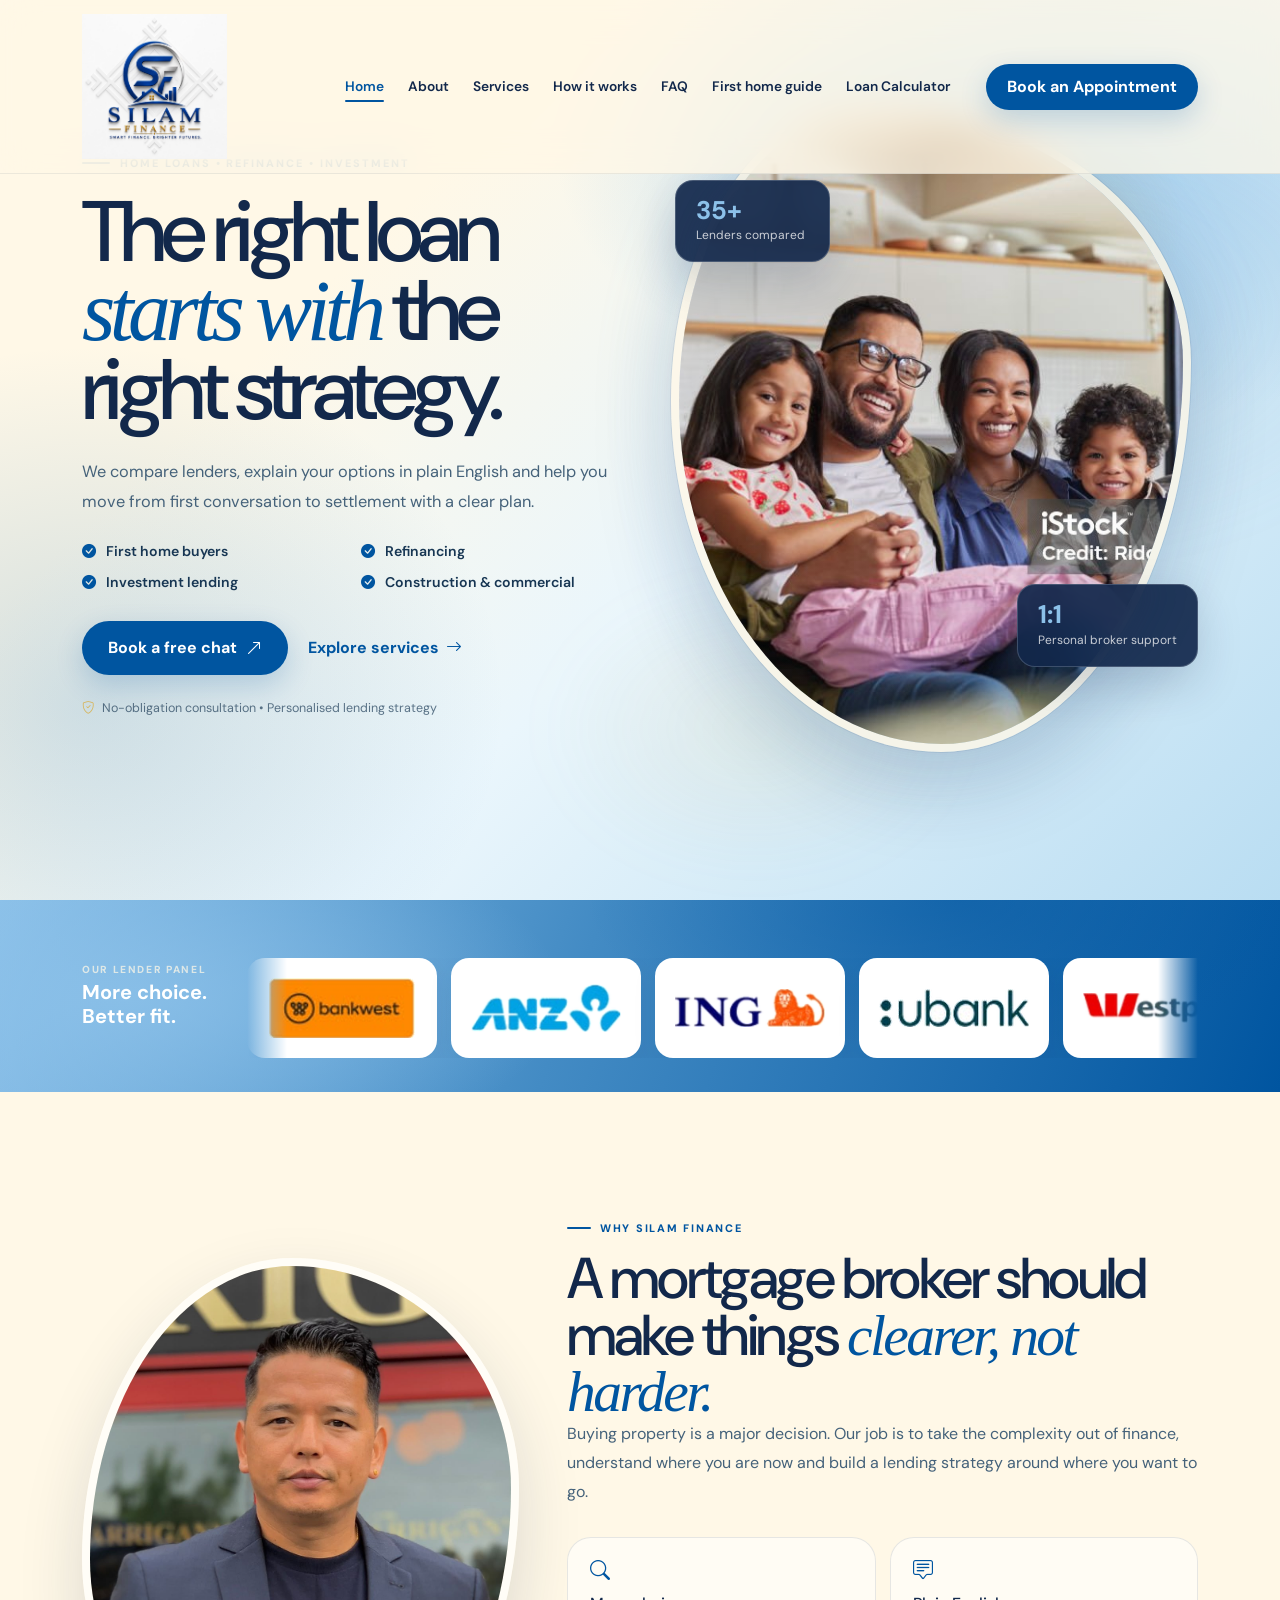
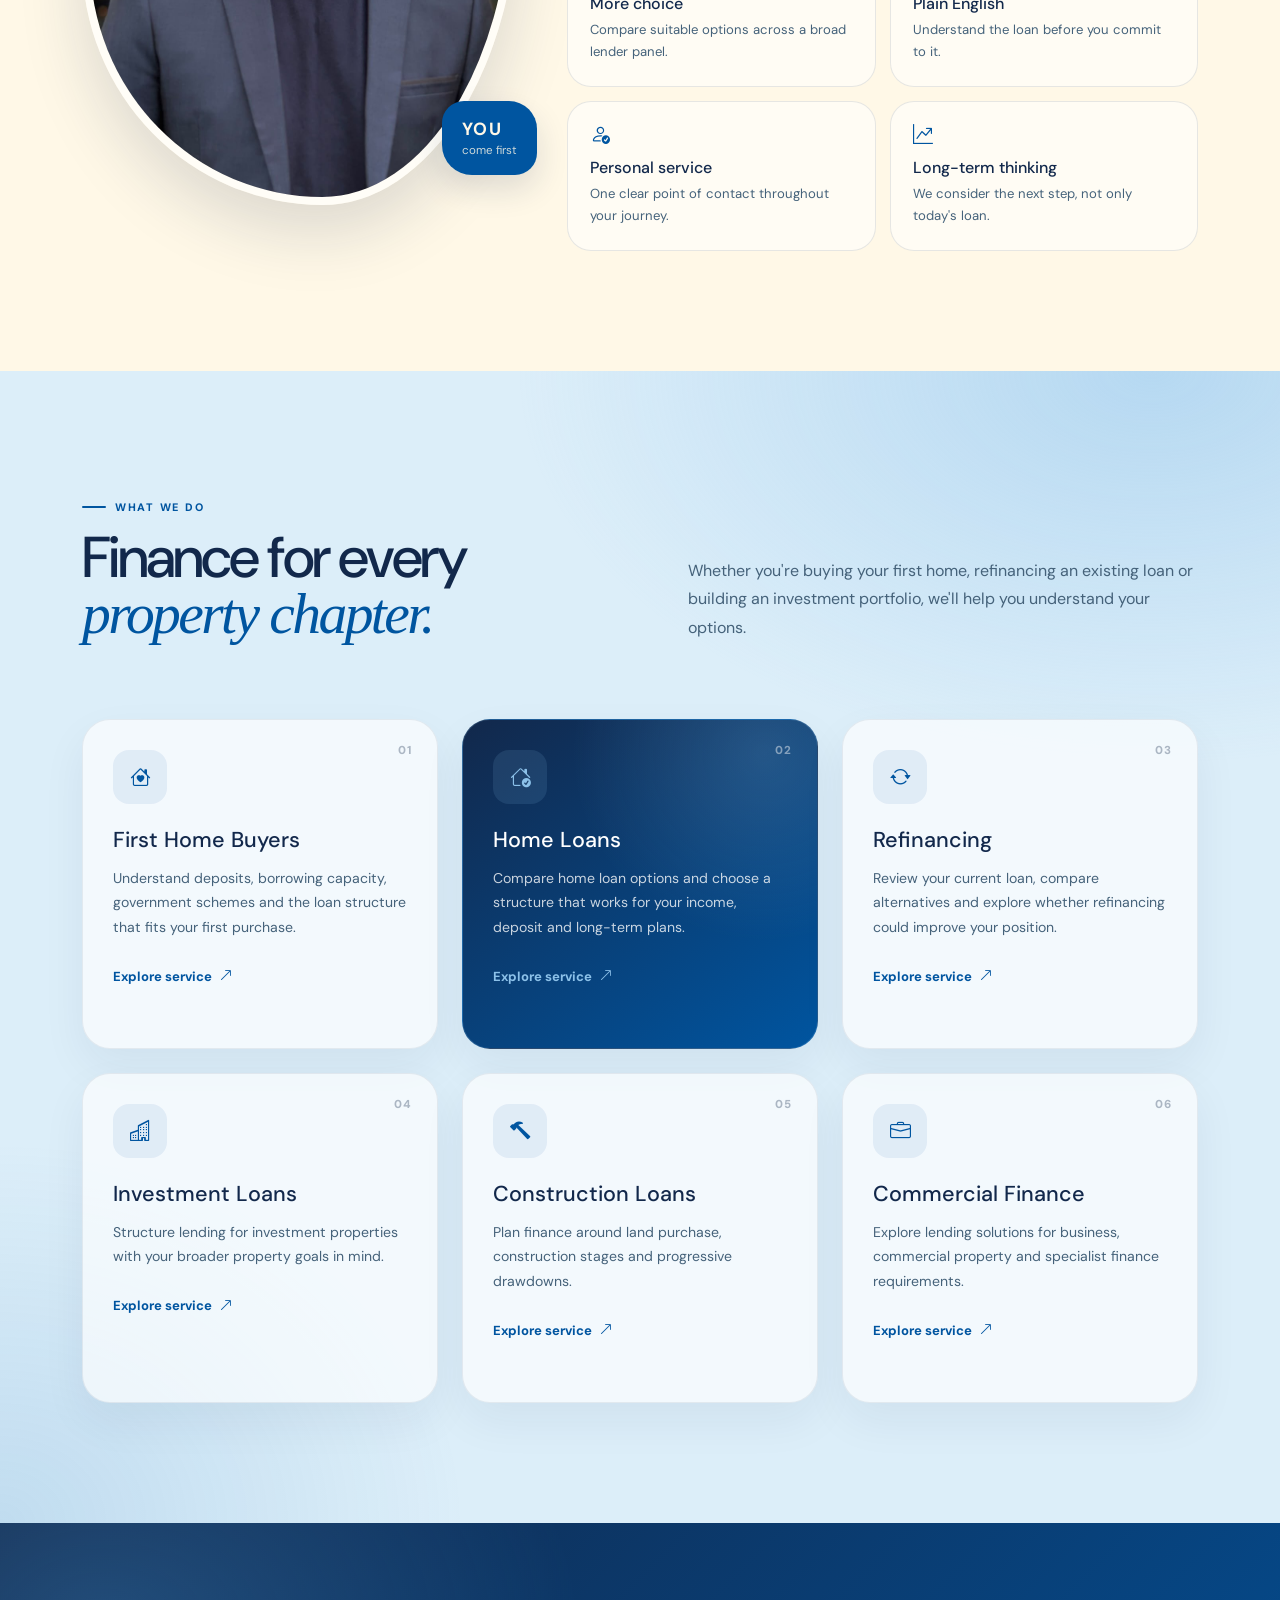
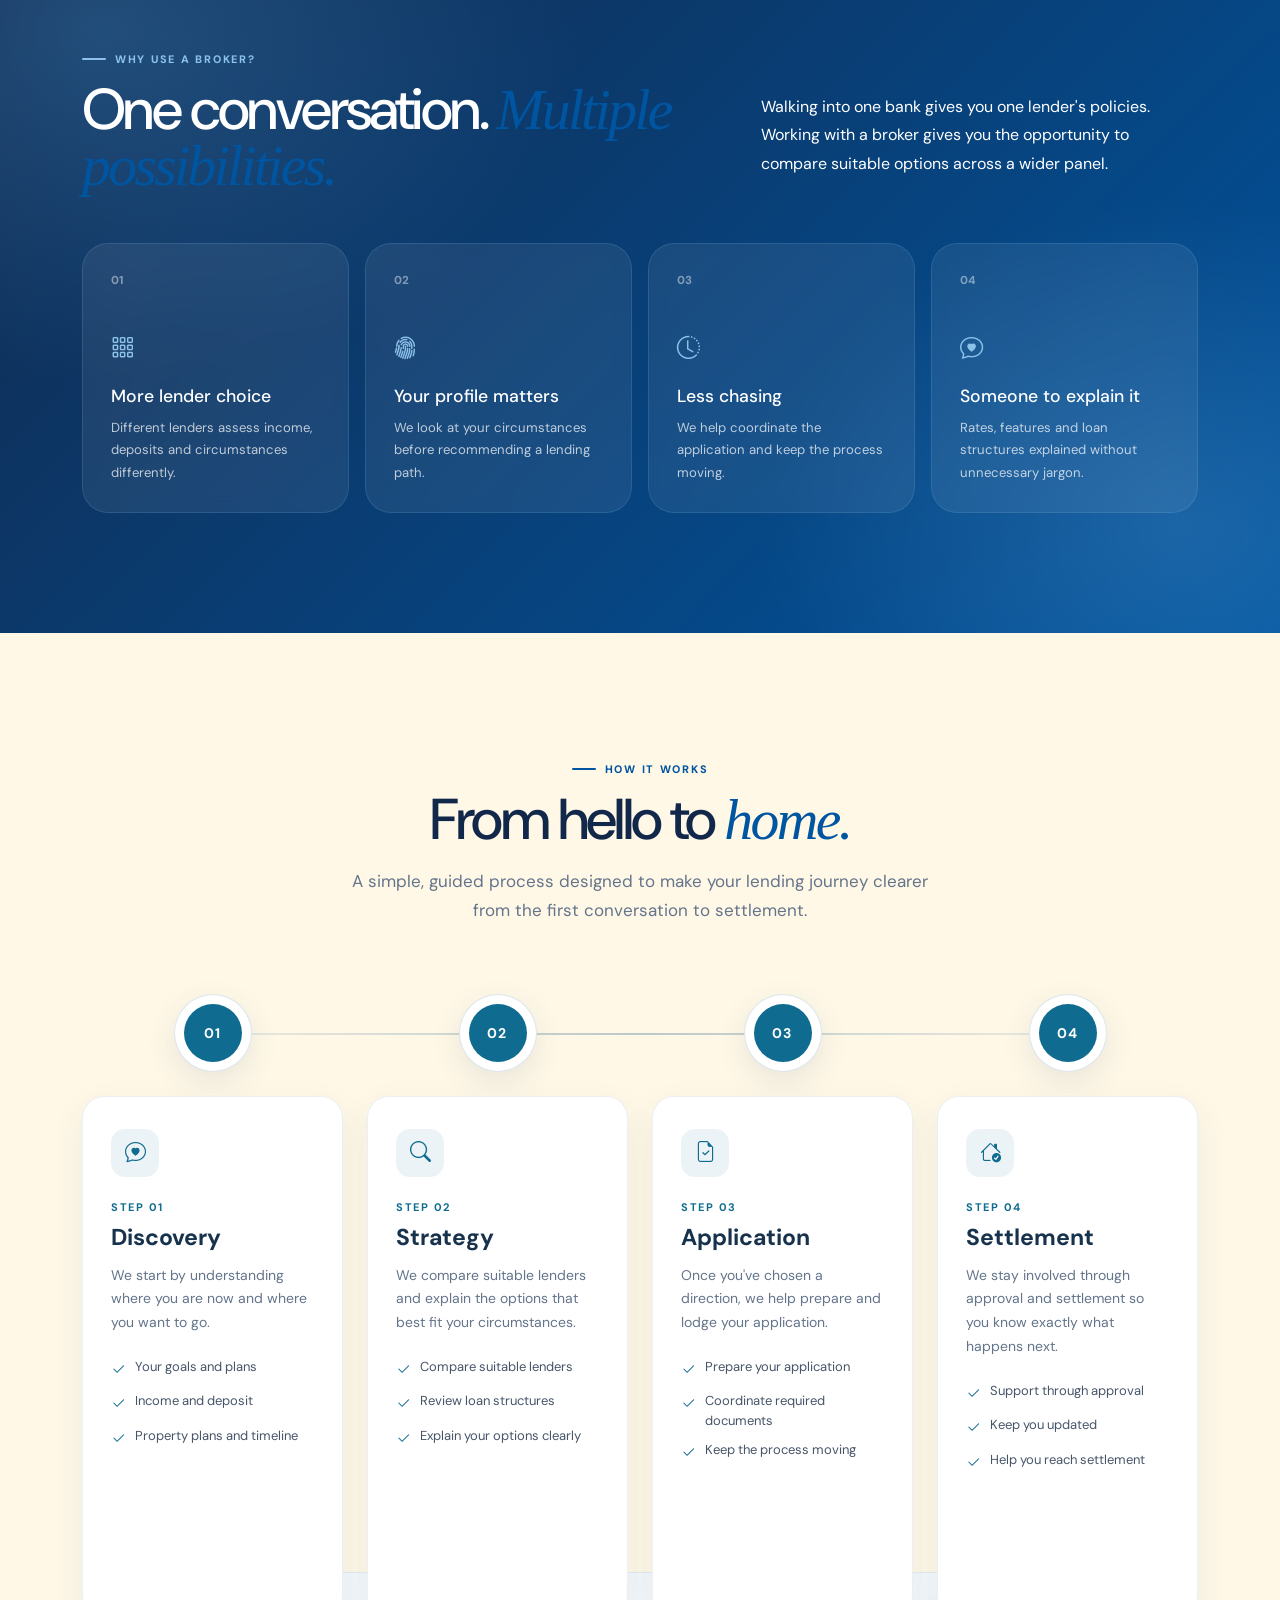
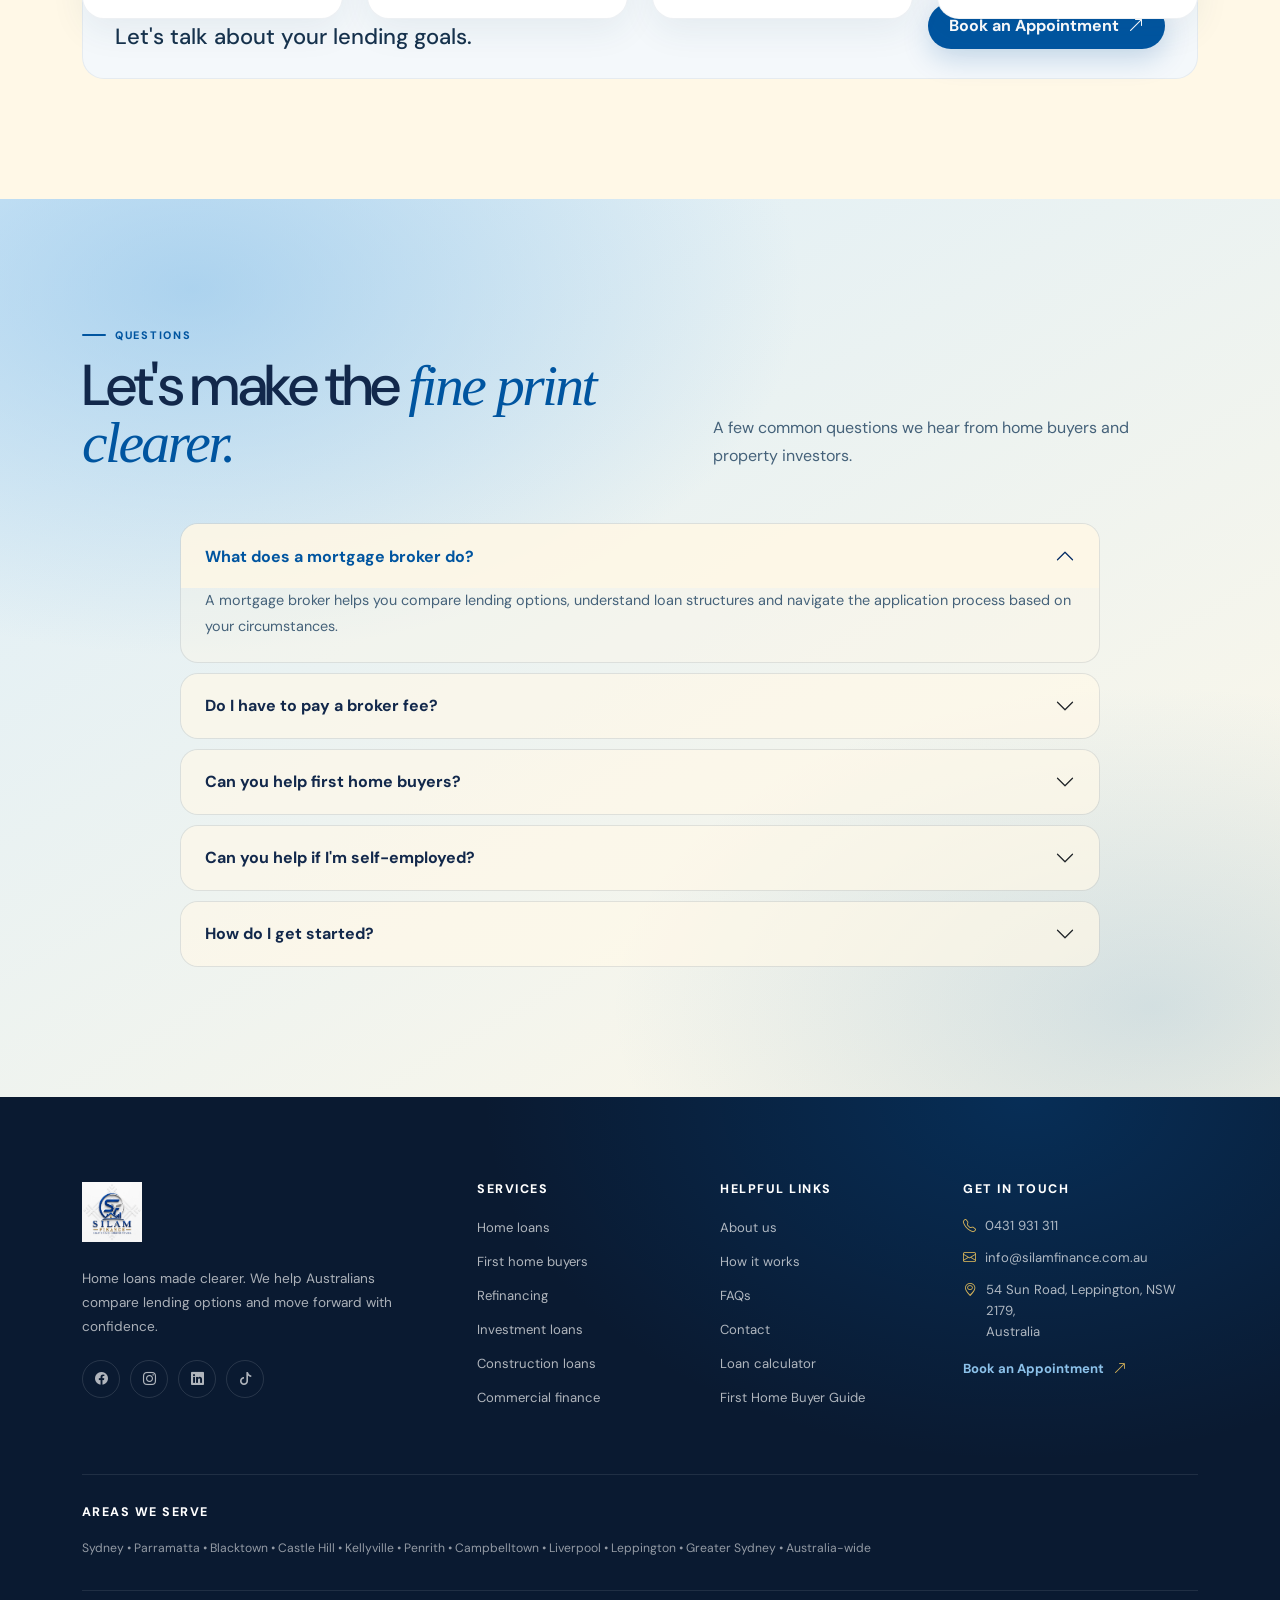
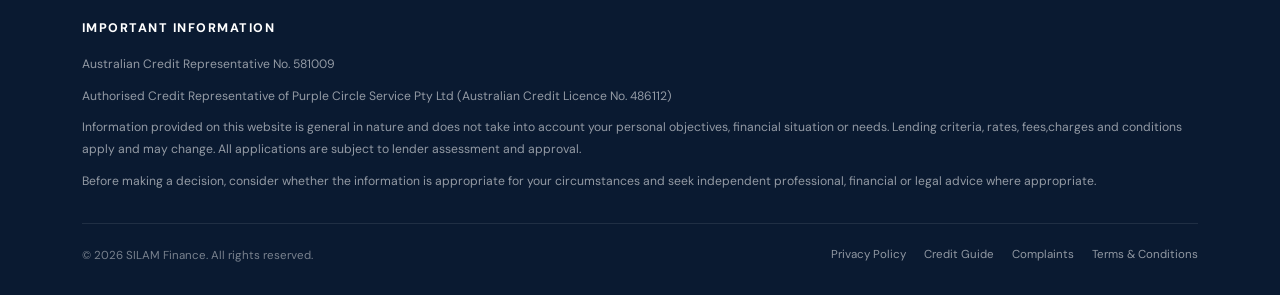
<file: index.html>
<!doctype html>
<html lang="en">
<head>
    <meta charset="utf-8">
    <meta name="viewport" content="width=device-width, initial-scale=1">
    <meta name="description" content="SILAM Finance — home loans, refinancing and investment lending made clearer.">
    <title>SILAM Finance | Home Loans Made Simple</title>
    <link rel="icon" type="jpeg" href="Images/logo.jpeg">
    <link rel="preconnect" href="https://fonts.googleapis.com">
    <link rel="preconnect" href="https://fonts.gstatic.com" crossorigin>
    <link href="https://fonts.googleapis.com/css2?family=DM+Sans:wght@400;500;600;700&display=swap" rel="stylesheet">
    <link rel="stylesheet" href="https://cdn.jsdelivr.net/npm/bootstrap@5.3.3/dist/css/bootstrap.min.css">
    <link rel="stylesheet" href="https://cdn.jsdelivr.net/npm/bootstrap-icons@1.11.3/font/bootstrap-icons.css">
    <link rel="stylesheet" href="https://unpkg.com/aos@2.3.4/dist/aos.css">
    <link rel="stylesheet" href="css/style.css">
    <link rel="stylesheet" href="css/site-chrome.css">
</head>

<body>
<nav class="navbar navbar-expand-lg fixed-top custom-nav">
    <div class="container">
        <a class="navbar-brand" href="index.html" aria-label="SILAM Finance home">
    <img src="Images/logo.jpeg" alt="SILAM Finance" class="navbar-logo">
</a>
        <button class="navbar-toggler" type="button" data-bs-toggle="collapse" data-bs-target="#menu"
                aria-controls="menu" aria-expanded="false" aria-label="Toggle navigation">
            <i class="bi bi-list"></i>
        </button>
        <div class="collapse navbar-collapse" id="menu">
            <ul class="navbar-nav ms-auto align-items-lg-center">
                <li class="nav-item"><a class="nav-link active" href="#home">Home</a></li>
                <li class="nav-item"><a class="nav-link" href="#about">About</a></li>
                <li class="nav-item"><a class="nav-link" href="#services">Services</a></li>
                <li class="nav-item"><a class="nav-link" href="#process">How it works</a></li>
                <li class="nav-item"><a class="nav-link" href="#faq">FAQ</a></li>
                <li class="nav-item"><a class="nav-link" href="guide.html">First home guide</a></li>
                <li class="nav-item"><a class="nav-link" href="calculator.html">Loan Calculator</a></li>
                <li class="nav-item ms-lg-3"><a href="appointment.html" class="custom-btn nav-cta">Book an Appointment</a></li>
            </ul>
        </div>
    </div>
</nav>

<header class="hero" id="home">
    <div class="hero-glow hero-glow-one"></div>
    <div class="hero-glow hero-glow-two"></div>

    <div class="container position-relative">
        <div class="row align-items-center min-vh-100 g-5">
            <div class="col-lg-6 hero-copy" data-aos="fade-right">
                <div class="eyebrow"><span></span> HOME LOANS • REFINANCE • INVESTMENT</div>
                <h1>The right loan <span>starts with</span> the right strategy.</h1>
                <p class="hero-text">We compare lenders, explain your options in plain English and help you move from first conversation to settlement with a clear plan.</p>

                <div class="hero-points">
                    <div><i class="bi bi-check-circle-fill"></i> First home buyers</div>
                    <div><i class="bi bi-check-circle-fill"></i> Refinancing</div>
                    <div><i class="bi bi-check-circle-fill"></i> Investment lending</div>
                    <div><i class="bi bi-check-circle-fill"></i> Construction &amp; commercial</div>
                </div>

                <div class="hero-actions">
                    <a href="appointment.html" class="custom-btn custom-btn-lg">Book a free chat <i class="bi bi-arrow-up-right"></i></a>
                    <a href="#services" class="text-link">Explore services <i class="bi bi-arrow-right"></i></a>
                </div>

                <p class="hero-note"><i class="bi bi-shield-check"></i> No-obligation consultation • Personalised lending strategy</p>
            </div>

            <div class="col-lg-6" data-aos="fade-left">
                <div class="hero-visual">
                    <div class="hero-image-frame">
                        <img src="Images/happy family.jpg" alt="Happy family buying a home" loading="eager">
                    </div>
                    <div class="hero-stat hero-stat-one"><strong>35+</strong><span>Lenders compared</span></div>
                    <div class="hero-stat hero-stat-two"><strong>1:1</strong><span>Personal broker support</span></div>
                    <div class="sun-shape" aria-hidden="true"></div>
                </div>
            </div>
        </div>
    </div>
</header>

<section class="trust-bar">
    <div class="container">

        <div class="trust-intro">
            <span>OUR LENDER PANEL</span>
            <strong>More choice.<br>Better fit.</strong>
        </div>

        <div class="lender-carousel" aria-label="Our lender panel">
            <div class="lender-track">

                <!-- First set of logos -->
                <div class="lender-logo">
                    <img src="Images/Lenders/bankwest.png"
                         alt="Bankwest">
                </div>

                <div class="lender-logo">
                    <img src="Images/Lenders/anz.png"
                         alt="ANZ">
                </div>

                <div class="lender-logo">
                    <img src="Images/Lenders/ing.png"
                         alt="ING">
                </div>

                <div class="lender-logo">
                    <img src="Images/Lenders/ubank.png"
                         alt="Ubank">
                </div>

                <div class="lender-logo">
                    <img src="Images/Lenders/westpac.png"
                         alt="Westpac">
                </div>

                <div class="lender-logo">
                    <img src="Images/Lenders/commbank.jpg"
                         alt="Commonwealth Bank">
                </div>

                <div class="lender-logo">
                    <img src="Images/Lenders/suncorp.png"
                         alt="Suncorp">
                </div>

                <div class="lender-logo">
                    <img src="Images/Lenders/pepper.png"
                         alt="Pepper Money">
                </div>

                <div class="lender-logo">
                    <img src="Images/Lenders/auswide.png"
                         alt="Auswide Bank">
                </div>

                <div class="lender-logo">
                    <img src="Images/Lenders/macquarie.png"
                         alt="Macquarie">
                </div>

                <div class="lender-logo">
                    <img src="Images/Lenders/stgeorge.png"
                         alt="St.George Bank">
                </div>

                <div class="lender-logo">
                    <img src="Images/Lenders/amp.png"
                         alt="AMP Bank">
                </div>

                <div class="lender-logo">
                    <img src="Images/Lenders/afg.png"
                         alt="AFG Home Loans">
                </div>

                <div class="lender-logo">
                    <img src="Images/Lenders/nab.png"
                         alt="NAB">
                </div>

                <div class="lender-logo">
                    <img src="Images/Lenders/bank-australia.png"
                         alt="Bank Australia">
                </div>

                <div class="lender-logo">
                    <img src="Images/Lenders/bank-melbourne.png"
                         alt="Bank of Melbourne">
                </div>

                <div class="lender-logo">
                    <img src="Images/Lenders/banksa.png"
                         alt="BankSA">
                </div>

                <div class="lender-logo">
                    <img src="Images/Lenders/mebank.png"
                         alt="ME Bank">
                </div>

                <!-- Duplicate set for seamless infinite animation -->

                <div class="lender-logo">
                    <img src="Images/Lenders/bankwest.png" alt="Bankwest">
                </div>

                <div class="lender-logo">
                    <img src="Images/Lenders/anz.png" alt="ANZ">
                </div>

                <div class="lender-logo">
                    <img src="Images/Lenders/ing.png" alt="ING">
                </div>

                <div class="lender-logo">
                    <img src="Images/Lenders/ubank.png" alt="Ubank">
                </div>

                <div class="lender-logo">
                    <img src="Images/Lenders/westpac.png" alt="Westpac">
                </div>

                <div class="lender-logo">
                    <img src="Images/Lenders/commbank.jpg" alt="Commonwealth Bank">
                </div>

                <div class="lender-logo">
                    <img src="Images/Lenders/suncorp.png" alt="Suncorp">
                </div>

                <div class="lender-logo">
                    <img src="Images/Lenders/pepper.png" alt="Pepper Money">
                </div>

                <div class="lender-logo">
                    <img src="Images/Lenders/auswide.png" alt="Auswide Bank">
                </div>

                <div class="lender-logo">
                    <img src="Images/Lenders/macquarie.png" alt="Macquarie">
                </div>

                <div class="lender-logo">
                    <img src="Images/Lenders/stgeorge.png" alt="St.George Bank">
                </div>

                <div class="lender-logo">
                    <img src="Images/Lenders/amp.png" alt="AMP Bank">
                </div>

                <div class="lender-logo">
                    <img src="Images/Lenders/afg.png" alt="AFG Home Loans">
                </div>

                <div class="lender-logo">
                    <img src="Images/Lenders/nab.png" alt="NAB">
                </div>

                <div class="lender-logo">
                    <img src="Images/Lenders/bank-australia.png" alt="Bank Australia">
                </div>

                <div class="lender-logo">
                    <img src="Images/Lenders/bank-melbourne.png" alt="Bank of Melbourne">
                </div>

                <div class="lender-logo">
                    <img src="Images/Lenders/banksa.png" alt="BankSA">
                </div>

                <div class="lender-logo">
                    <img src="Images/Lenders/mebank.png" alt="ME Bank">
                </div>

            </div>
        </div>

    </div>
</section>

<section class="about section-padding" id="about">
    <div class="container">
        <div class="row align-items-center g-5">
            <div class="col-lg-5" data-aos="fade-right">
                <div class="about-image">
                    <img src="Images/1000042030.jpg" alt="Mortgage broker" loading="lazy">
                    <div class="about-badge"><strong>YOU</strong><span>come first</span></div>
                </div>
            </div>

            <div class="col-lg-7" data-aos="fade-left">
                <p class="section-label">WHY SILAM FINANCE</p>
                <h2 class="section-title">A mortgage broker should make things <span>clearer, not harder.</span></h2>
                <p class="large-copy">Buying property is a major decision. Our job is to take the complexity out of finance, understand where you are now and build a lending strategy around where you want to go.</p>

                <div class="about-grid">
                    <div><i class="bi bi-search"></i><h4>More choice</h4><p>Compare suitable options across a broad lender panel.</p></div>
                    <div><i class="bi bi-chat-square-text"></i><h4>Plain English</h4><p>Understand the loan before you commit to it.</p></div>
                    <div><i class="bi bi-person-check"></i><h4>Personal service</h4><p>One clear point of contact throughout your journey.</p></div>
                    <div><i class="bi bi-graph-up-arrow"></i><h4>Long-term thinking</h4><p>We consider the next step, not only today's loan.</p></div>
                </div>
            </div>
        </div>
    </div>
</section>

<section class="services section-padding" id="services">
    <div class="container">
        <div class="section-heading">
            <div>
                <p class="section-label">WHAT WE DO</p>
                <h2 class="section-title">Finance for every <span>property chapter.</span></h2>
            </div>
            <p>Whether you're buying your first home, refinancing an existing loan or building an investment portfolio, we'll help you understand your options.</p>
        </div>

        <div class="row g-4 mt-4">
            <div class="col-lg-4 col-md-6"><article class="service-card">
                <div class="service-number">01</div><div class="service-icon"><i class="bi bi-house-heart"></i></div>
                <h3>First Home Buyers</h3><p>Understand deposits, borrowing capacity, government schemes and the loan structure that fits your first purchase.</p>
                <a href="appointment.html">Explore service <i class="bi bi-arrow-up-right"></i></a>
            </article></div>

            <div class="col-lg-4 col-md-6"><article class="service-card featured">
                <div class="service-number">02</div><div class="service-icon"><i class="bi bi-house-check"></i></div>
                <h3>Home Loans</h3><p>Compare home loan options and choose a structure that works for your income, deposit and long-term plans.</p>
                <a href="appointment.html">Explore service <i class="bi bi-arrow-up-right"></i></a>
            </article></div>

            <div class="col-lg-4 col-md-6"><article class="service-card">
                <div class="service-number">03</div><div class="service-icon"><i class="bi bi-arrow-repeat"></i></div>
                <h3>Refinancing</h3><p>Review your current loan, compare alternatives and explore whether refinancing could improve your position.</p>
                <a href="appointment.html">Explore service <i class="bi bi-arrow-up-right"></i></a>
            </article></div>

            <div class="col-lg-4 col-md-6"><article class="service-card">
                <div class="service-number">04</div><div class="service-icon"><i class="bi bi-buildings"></i></div>
                <h3>Investment Loans</h3><p>Structure lending for investment properties with your broader property goals in mind.</p>
                <a href="appointment.html">Explore service <i class="bi bi-arrow-up-right"></i></a>
            </article></div>

            <div class="col-lg-4 col-md-6"><article class="service-card">
                <div class="service-number">05</div><div class="service-icon"><i class="bi bi-hammer"></i></div>
                <h3>Construction Loans</h3><p>Plan finance around land purchase, construction stages and progressive drawdowns.</p>
                <a href="appointment.html">Explore service <i class="bi bi-arrow-up-right"></i></a>
            </article></div>

            <div class="col-lg-4 col-md-6"><article class="service-card">
                <div class="service-number">06</div><div class="service-icon"><i class="bi bi-briefcase"></i></div>
                <h3>Commercial Finance</h3><p>Explore lending solutions for business, commercial property and specialist finance requirements.</p>
                <a href="appointment.html">Explore service <i class="bi bi-arrow-up-right"></i></a>
            </article></div>
        </div>
    </div>
</section>

<section class="why-broker section-padding">
    <div class="container">
        <div class="row align-items-end g-5">
            <div class="col-lg-7">
                <p class="section-label">WHY USE A BROKER?</p>
                <h2 class="section-title">One conversation. <span>Multiple possibilities.</span></h2>
            </div>
            <div class="col-lg-5"><p class="large-copy">Walking into one bank gives you one lender's policies. Working with a broker gives you the opportunity to compare suitable options across a wider panel.</p></div>
        </div>

        <div class="benefit-grid mt-5">
            <div class="benefit"><span>01</span><i class="bi bi-grid-3x3-gap"></i><h3>More lender choice</h3><p>Different lenders assess income, deposits and circumstances differently.</p></div>
            <div class="benefit"><span>02</span><i class="bi bi-fingerprint"></i><h3>Your profile matters</h3><p>We look at your circumstances before recommending a lending path.</p></div>
            <div class="benefit"><span>03</span><i class="bi bi-clock-history"></i><h3>Less chasing</h3><p>We help coordinate the application and keep the process moving.</p></div>
            <div class="benefit"><span>04</span><i class="bi bi-chat-heart"></i><h3>Someone to explain it</h3><p>Rates, features and loan structures explained without unnecessary jargon.</p></div>
        </div>
    </div>
</section>

<section class="process section-padding" id="process">
    <div class="container">

        <div class="process-heading text-center" data-aos="fade-up">
            <p class="section-label">HOW IT WORKS</p>

            <h2 class="section-title">
                From hello to <span>home.</span>
            </h2>

            <p class="process-intro">
                A simple, guided process designed to make your lending journey
                clearer from the first conversation to settlement.
            </p>
        </div>

        <div class="process-timeline">

            <!-- STEP 01 -->
            <div class="process-step" data-aos="fade-up" data-aos-delay="0">

                <div class="process-marker">
                    <span>01</span>
                </div>

                <div class="process-card">

                    <div class="process-icon">
                        <i class="bi bi-chat-heart"></i>
                    </div>

                    <span class="process-label">STEP 01</span>

                    <h3>Discovery</h3>

                    <p>
                        We start by understanding where you are now and
                        where you want to go.
                    </p>

                    <ul>
                        <li>
                            <i class="bi bi-check2"></i>
                            Your goals and plans
                        </li>
                        <li>
                            <i class="bi bi-check2"></i>
                            Income and deposit
                        </li>
                        <li>
                            <i class="bi bi-check2"></i>
                            Property plans and timeline
                        </li>
                    </ul>

                </div>
            </div>


            <!-- STEP 02 -->
            <div class="process-step" data-aos="fade-up" data-aos-delay="100">

                <div class="process-marker">
                    <span>02</span>
                </div>

                <div class="process-card">

                    <div class="process-icon">
                        <i class="bi bi-search"></i>
                    </div>

                    <span class="process-label">STEP 02</span>

                    <h3>Strategy</h3>

                    <p>
                        We compare suitable lenders and explain the options
                        that best fit your circumstances.
                    </p>

                    <ul>
                        <li>
                            <i class="bi bi-check2"></i>
                            Compare suitable lenders
                        </li>
                        <li>
                            <i class="bi bi-check2"></i>
                            Review loan structures
                        </li>
                        <li>
                            <i class="bi bi-check2"></i>
                            Explain your options clearly
                        </li>
                    </ul>

                </div>
            </div>


            <!-- STEP 03 -->
            <div class="process-step" data-aos="fade-up" data-aos-delay="200">

                <div class="process-marker">
                    <span>03</span>
                </div>

                <div class="process-card">

                    <div class="process-icon">
                        <i class="bi bi-file-earmark-check"></i>
                    </div>

                    <span class="process-label">STEP 03</span>

                    <h3>Application</h3>

                    <p>
                        Once you've chosen a direction, we help prepare and
                        lodge your application.
                    </p>

                    <ul>
                        <li>
                            <i class="bi bi-check2"></i>
                            Prepare your application
                        </li>
                        <li>
                            <i class="bi bi-check2"></i>
                            Coordinate required documents
                        </li>
                        <li>
                            <i class="bi bi-check2"></i>
                            Keep the process moving
                        </li>
                    </ul>

                </div>
            </div>


            <!-- STEP 04 -->
            <div class="process-step" data-aos="fade-up" data-aos-delay="300">

                <div class="process-marker">
                    <span>04</span>
                </div>

                <div class="process-card">

                    <div class="process-icon">
                        <i class="bi bi-house-check"></i>
                    </div>

                    <span class="process-label">STEP 04</span>

                    <h3>Settlement</h3>

                    <p>
                        We stay involved through approval and settlement so
                        you know exactly what happens next.
                    </p>

                    <ul>
                        <li>
                            <i class="bi bi-check2"></i>
                            Support through approval
                        </li>
                        <li>
                            <i class="bi bi-check2"></i>
                            Keep you updated
                        </li>
                        <li>
                            <i class="bi bi-check2"></i>
                            Help you reach settlement
                        </li>
                    </ul>
                </div>
            </div>
        </div>
        <div class="process-cta" data-aos="fade-up">

            <div>
                <span>READY TO TAKE THE FIRST STEP?</span>
                <h3>Let's talk about your lending goals.</h3>
            </div>
            <a href="appointment.html" class="custom-btn">
                Book an Appointment
                <i class="bi bi-arrow-up-right"></i>
            </a>

        </div>

    </div>
</section>

<section class="faq section-padding" id="faq">
    <div class="container">
        <div class="section-heading">
            <div>
                <p class="section-label">QUESTIONS</p>
                <h2 class="section-title">Let's make the <span>fine print clearer.</span></h2>
            </div>
            <p>A few common questions we hear from home buyers and property investors.</p>
        </div>

        <div class="accordion faq-accordion" id="faqAccordion">
            <div class="accordion-item"><h2 class="accordion-header"><button class="accordion-button" type="button" data-bs-toggle="collapse" data-bs-target="#faq1" aria-expanded="true" aria-controls="faq1">What does a mortgage broker do?</button></h2><div id="faq1" class="accordion-collapse collapse show" data-bs-parent="#faqAccordion"><div class="accordion-body">A mortgage broker helps you compare lending options, understand loan structures and navigate the application process based on your circumstances.</div></div></div>
            <div class="accordion-item"><h2 class="accordion-header"><button class="accordion-button collapsed" type="button" data-bs-toggle="collapse" data-bs-target="#faq2" aria-expanded="false" aria-controls="faq2">Do I have to pay a broker fee?</button></h2><div id="faq2" class="accordion-collapse collapse" data-bs-parent="#faqAccordion"><div class="accordion-body">Broker remuneration depends on the lending arrangement. Any applicable fees or commissions should be clearly disclosed before proceeding.</div></div></div>
            <div class="accordion-item"><h2 class="accordion-header"><button class="accordion-button collapsed" type="button" data-bs-toggle="collapse" data-bs-target="#faq3" aria-expanded="false" aria-controls="faq3">Can you help first home buyers?</button></h2><div id="faq3" class="accordion-collapse collapse" data-bs-parent="#faqAccordion"><div class="accordion-body">Yes. We can help you understand deposit requirements, borrowing capacity, available lending options and the steps involved in purchasing your first home.</div></div></div>
            <div class="accordion-item"><h2 class="accordion-header"><button class="accordion-button collapsed" type="button" data-bs-toggle="collapse" data-bs-target="#faq4" aria-expanded="false" aria-controls="faq4">Can you help if I'm self-employed?</button></h2><div id="faq4" class="accordion-collapse collapse" data-bs-parent="#faqAccordion"><div class="accordion-body">Self-employed applicants can have different documentation and assessment requirements. Your circumstances determine which lending options may be suitable.</div></div></div>
            <div class="accordion-item"><h2 class="accordion-header"><button class="accordion-button collapsed" type="button" data-bs-toggle="collapse" data-bs-target="#faq5" aria-expanded="false" aria-controls="faq5">How do I get started?</button></h2><div id="faq5" class="accordion-collapse collapse" data-bs-parent="#faqAccordion"><div class="accordion-body">Start with a no-obligation conversation. We'll learn about your goals and explain the next steps before any application is submitted.</div></div></div>
        </div>
    </div>
</section>

<footer class="site-footer"><div class="container">
    <div class="footer-top">
        <div class="footer-brand">
            <a class="footer-logo" href="index.html">
                <img src="Images/logo.jpeg" alt="SILAM Finance Logo" class="footer-logo-img"></a>
                <p>Home loans made clearer. We help Australians compare lending options and move forward with confidence.</p>
                <div class="footer-socials">
                    <a href="https://www.facebook.com/people/Silam-Finance/61592530485853/" aria-label="Facebook"><i class="bi bi-facebook"></i></a>
                        <a href="#" aria-label="Instagram"><i class="bi bi-instagram"></i></a>
                            <a href="#" aria-label="LinkedIn"><i class="bi bi-linkedin"></i></a>
                                <a href="https://www.tiktok.com/@silamfinance" aria-label="TikTok"><i class="bi bi-tiktok"></i></a>
                            </div>
                        </div>
                        <div class="footer-column">
                            <h4>Services</h4>
                            <ul><li><a href="appointment.html">Home loans</a></li>
                                <li><a href="appointment.html">First home buyers</a></li>
                                <li><a href="appointment.html">Refinancing</a></li>
                                <li><a href="appointment.html">Investment loans</a></li>
                                <li><a href="appointment.html">Construction loans</a></li>
                                <li><a href="appointment.html">Commercial finance</a></li>
                            </ul>
                        </div>
                        <div class="footer-column">
                            <h4>Helpful links</h4>
                            <ul><li><a href="index.html#about">About us</a></li>
                                <li><a href="index.html#process">How it works</a></li>
                                <li><a href="index.html#faq">FAQs</a></li>
                                <li><a href="appointment.html">Contact</a></li>
                                <li><a href="calculator.html">Loan calculator</a></li>
                                <li><a href="guide.html">First Home Buyer Guide</a></li>
                            </ul></div>
                            <div class="footer-column footer-contact">
                                <h4>Get in touch</h4>
                                <a href="tel:0431931311"><i class="bi bi-telephone"></i> 0431 931 311</a>
                                <a href="mailto:info@silamfinance.com.au"><i class="bi bi-envelope"></i> info@silamfinance.com.au</a>
                                <div class="footer-address">
                                    <i class="bi bi-geo-alt"></i><span>54 Sun Road, Leppington, NSW 2179,<br>Australia</span>
                                </div>
                                <a href="appointment.html" class="footer-cta">Book an Appointment <i class="bi bi-arrow-up-right"></i></a>
                            </div>
                        </div>
<div class="footer-areas">
    <h4>Areas we serve</h4>
    <p>Sydney • Parramatta • Blacktown • Castle Hill • Kellyville • Penrith • Campbelltown • Liverpool • Leppington • Greater Sydney • Australia-wide</p>
</div>
<div class="footer-disclaimer">
    <h4>Important information</h4>
    <p>Australian Credit Representative No. 581009</p>
    <p>Authorised Credit Representative of Purple Circle Service Pty Ltd (Australian Credit Licence No. 486112)</p>
    <p>Information provided on this website is general in nature and does not take into account your personal objectives, financial situation or needs. Lending criteria, rates, fees,charges and conditions apply and may change. All applications are subject to lender assessment and approval.</p>
    <p>Before making a decision, consider whether the information is appropriate for your circumstances and seek independent professional, financial or legal advice where appropriate.</p>
</div>
<div class="footer-bottom">
    <p>© <span id="year"></span> SILAM Finance. All rights reserved.</p>
    <div>
        <a href="privacy.html">Privacy Policy</a>
        <a href="credit-guide.html">Credit Guide</a>
        <a href="complaints.html">Complaints</a>
        <a href="terms.html">Terms &amp; Conditions</a>
    </div>
</div>
</div>
</footer>

<button class="scroll-top" id="scrollTop" type="button" aria-label="Back to top"><i class="bi bi-arrow-up"></i></button>

<script src="https://cdn.jsdelivr.net/npm/bootstrap@5.3.3/dist/js/bootstrap.bundle.min.js"></script>
<script src="https://unpkg.com/aos@2.3.4/dist/aos.js"></script>
<script src="scripts/script.js"></script>
</body>
</html>
</file>
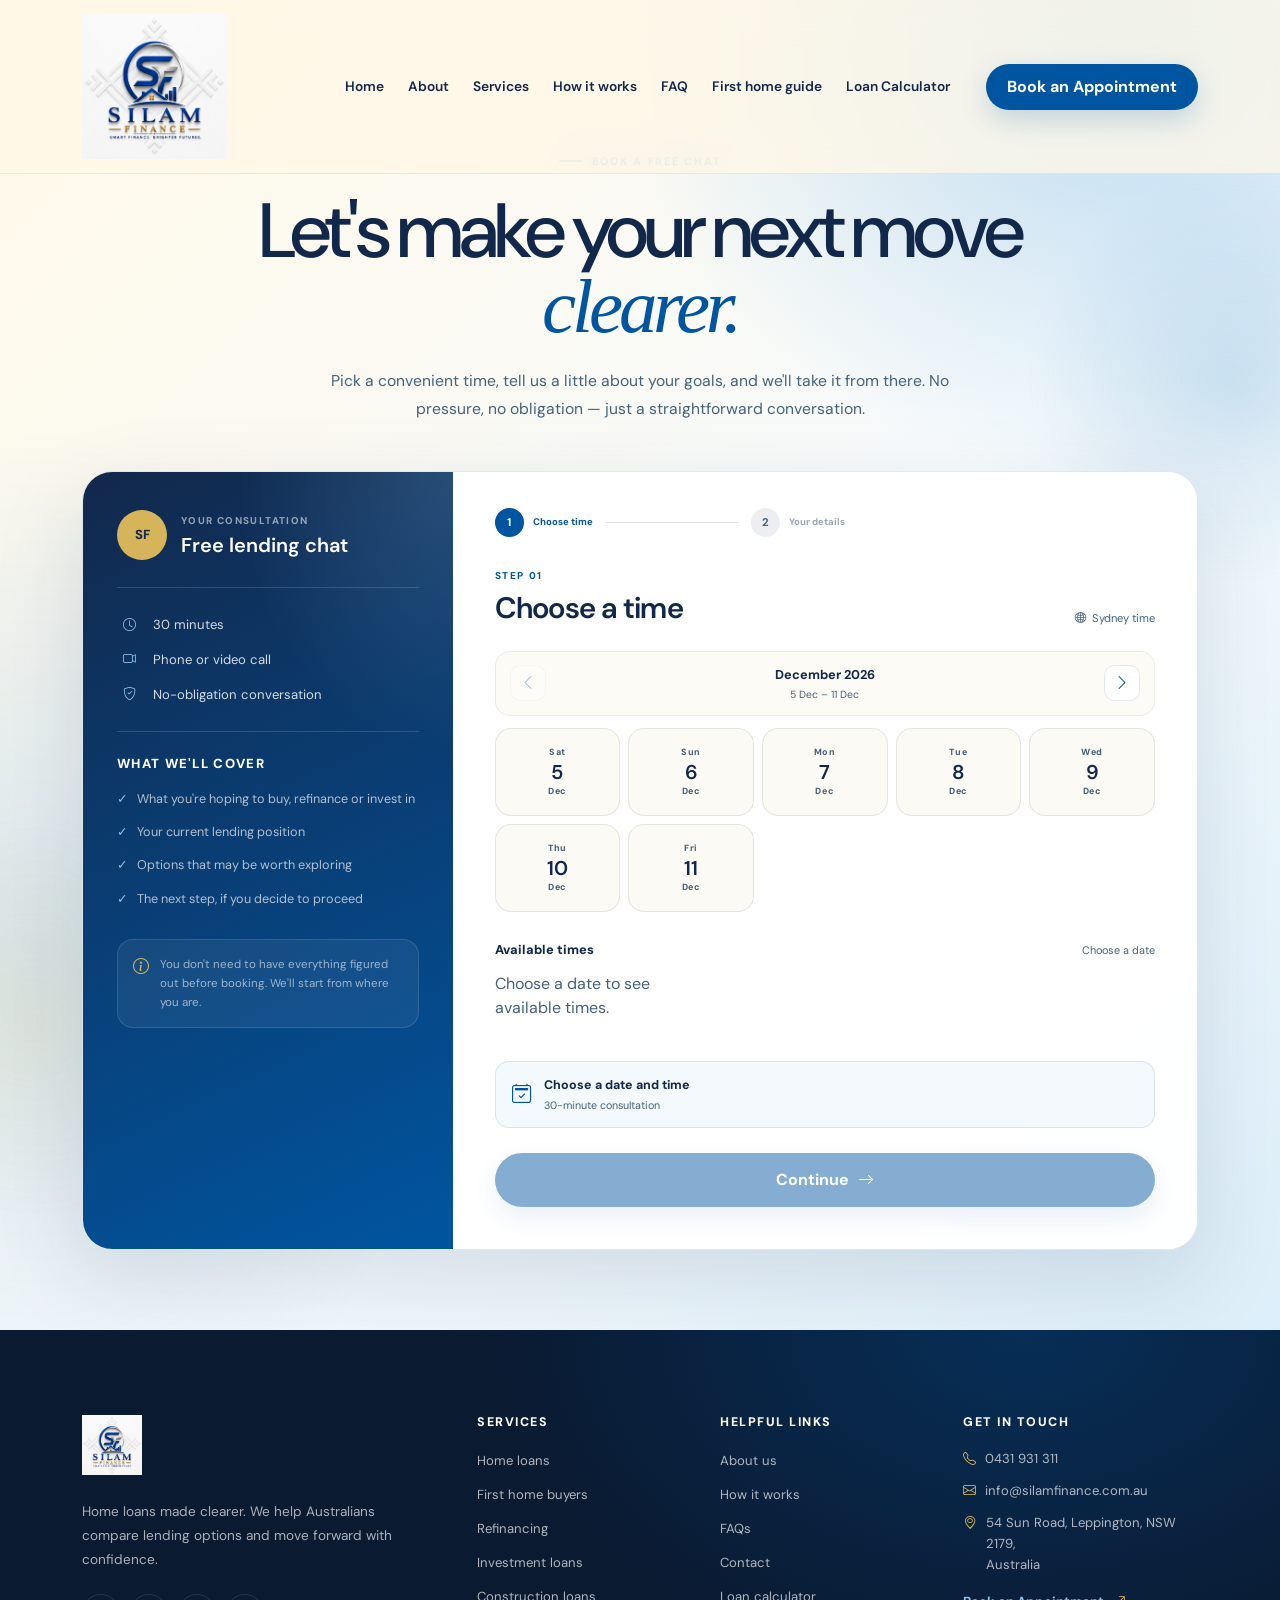
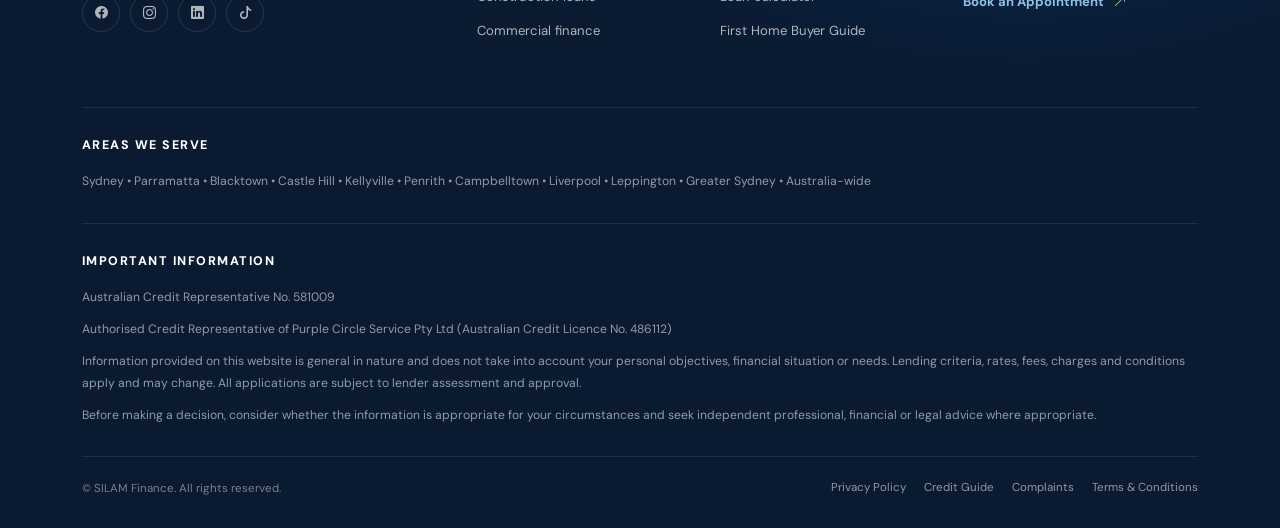
<file: appointment.html>
<!doctype html>
<html lang="en">
<head>
    <meta charset="utf-8">
    <meta name="viewport" content="width=device-width, initial-scale=1">
    <meta name="description" content="Book a free consultation with SILAM Finance. Choose an available time and tell us how we can help.">
    <title>Book a Free Chat | SILAM Finance</title>
    <link rel="icon" type="image/jpeg" href="Images/logo.jpeg">
    <link rel="apple-touch-icon" href="Images/logo.jpeg">
    <link rel="preconnect" href="https://fonts.googleapis.com">
    <link rel="preconnect" href="https://fonts.gstatic.com" crossorigin>
    <link href="https://fonts.googleapis.com/css2?family=DM+Sans:wght@400;500;600;700&display=swap" rel="stylesheet">
    <link rel="stylesheet" href="https://cdn.jsdelivr.net/npm/bootstrap@5.3.3/dist/css/bootstrap.min.css">
    <link rel="stylesheet" href="https://cdn.jsdelivr.net/npm/bootstrap-icons@1.11.3/font/bootstrap-icons.css">
    <link rel="stylesheet" href="css/appointment.css">
    <link rel="stylesheet" href="css/style.css">
    <link rel="stylesheet" href="css/site-chrome.css">
</head>

<body class="appointment-page">
 
<nav class="navbar navbar-expand-lg fixed-top custom-nav"><div class="container">
            <a class="navbar-brand" href="index.html" aria-label="SILAM Finance home">
                <img src="Images/logo.jpeg" alt="SILAM Finance" class="navbar-logo"></a>
                <button class="navbar-toggler" type="button" data-bs-toggle="collapse" data-bs-target="#menu" aria-controls="menu" aria-expanded="false" aria-label="Toggle navigation"><i class="bi bi-list"></i></button>
                <div class="collapse navbar-collapse" id="menu">
                    <ul class="navbar-nav ms-auto align-items-lg-center">
                        <li class="nav-item"><a class="nav-link" href="index.html#home">Home</a></li>
                        <li class="nav-item"><a class="nav-link" href="index.html#about">About</a></li>
                        <li class="nav-item"><a class="nav-link" href="index.html#services">Services</a></li>
                        <li class="nav-item"><a class="nav-link" href="index.html#process">How it works</a></li>
                        <li class="nav-item"><a class="nav-link" href="index.html#faq">FAQ</a></li>
                        <li class="nav-item"><a class="nav-link" href="guide.html">First home guide</a></li>
                        <li class="nav-item"><a class="nav-link" href="calculator.html">Loan Calculator</a></li>
                        <li class="nav-item ms-lg-3"><a href="appointment.html" class="custom-btn nav-cta">Book an Appointment</a></li>
                    </ul>
                </div>
            </div>
        </nav>
    <main>
        <section class="appointment-hero">
            <div class="appointment-orb appointment-orb-one" aria-hidden="true"></div>
            <div class="appointment-orb appointment-orb-two" aria-hidden="true"></div>
            <div class="container">
                <div class="appointment-intro text-center">
                    <p class="section-label">BOOK A FREE CHAT</p>
                    <h1>Let's make your next move <span>clearer.</span></h1>
                    <p class="appointment-lead">Pick a convenient time, tell us a little about your goals, and we'll take it from there. No pressure, no obligation — just a straightforward conversation.</p>
                </div>
                <div class="appointment-layout">
                    <aside class="appointment-sidebar">
                        <div class="booking-host">
                            <div class="host-avatar">SF</div>
                            <div><span class="host-label">YOUR CONSULTATION</span>
                                <h2>Free lending chat</h2>
                            </div>
                        </div>
                        <div class="booking-meta">
                            <div><i class="bi bi-clock"></i><span>30 minutes</span></div>
                            <div><i class="bi bi-camera-video"></i><span>Phone or video call</span></div>
                            <div><i class="bi bi-shield-check"></i><span>No-obligation conversation</span></div>
                        </div>
                        <div class="sidebar-copy"><h3>What we'll cover</h3><ul>
                            <li>What you're hoping to buy, refinance or invest in</li>
                            <li>Your current lending position</li>
                            <li>Options that may be worth exploring</li>
                            <li>The next step, if you decide to proceed</li>
                        </ul></div>
                        <div class="sidebar-note"><i class="bi bi-info-circle"></i><p>You don't need to have everything figured out before booking. We'll start from where you are.</p></div>
                    </aside>
                    <section class="booking-card" aria-label="Book an appointment">
                        <div class="booking-progress" aria-label="Booking progress">
                            <div class="progress-step is-active" id="progressTime">
                                <span>1</span><small>Choose time</small></div>
                            <div class="progress-line"></div>
                            <div class="progress-step" id="progressDetails">
                                <span>2</span><small>Your details</small></div>
                        </div>
                        <div id="liveAlert" class="booking-alert" role="alert" aria-live="polite" hidden></div>
                        <form id="appointmentForm" novalidate>
                            <div class="booking-step" id="timeStep">
                                <div class="step-heading"><div>
                                    <p class="mini-label">STEP 01</p>
                                    <h2>Choose a time</h2></div>
                                    <span class="timezone"><i class="bi bi-globe2"></i> Sydney time</span>
                                </div>
                                <div class="calendar-header">
                                    <button type="button" class="calendar-nav" id="prevDays" aria-label="Previous dates"><i class="bi bi-chevron-left"></i></button>
                                    <div><strong id="monthLabel">Available dates</strong>
                                        <small id="dateRangeLabel">Loading availability…</small>
                                    </div>
                                    <button type="button" class="calendar-nav" id="nextDays" aria-label="Next dates"><i class="bi bi-chevron-right"></i></button>
                                </div>
                                <div class="date-strip" id="dateStrip" role="group" aria-label="Choose a date"></div>
                                <div class="time-heading"><span>Available times</span><small id="selectedDateLabel">Choose a date</small></div>
                                <div class="time-grid" id="timeGrid" role="group" aria-label="Choose a time"></div>
                                <div class="booking-selection" id="bookingSelection" aria-live="polite"><i class="bi bi-calendar2-check"></i><span><strong id="selectionSummary">Choose a date and time</strong><small>30-minute consultation</small></span></div>
                                <button type="button" class="custom-btn custom-btn-lg continue-btn" id="continueBtn" disabled>Continue <i class="bi bi-arrow-right"></i></button>
                            </div>
                            <div class="booking-step d-none" id="detailsStep">
                                <div class="step-heading">
                                    <div><p class="mini-label">STEP 02</p>
                                        <h2>Your details</h2></div>
                                        <button type="button" class="back-btn" id="backBtn"><i class="bi bi-arrow-left"></i> Change time</button>
                                    </div>
                                <div class="selected-slot"><i class="bi bi-calendar2-event"></i>
                                    <div><small>YOUR SELECTED TIME</small><strong id="detailsSlot">—</strong></div>
                                </div>
                                <div class="row g-3">
                                    <div class="col-md-6"><label for="firstName">First name</label>
                                        <input id="firstName" name="firstName" class="form-control" type="text" autocomplete="given-name" required></div>
                                    <div class="col-md-6"><label for="lastName">Last name</label>
                                        <input id="lastName" name="lastName" class="form-control" type="text" autocomplete="family-name" required></div>
                                    <div class="col-md-6"><label for="email">Email address</label>
                                        <input id="email" name="email" class="form-control" type="email" autocomplete="email" required></div>
                                    <div class="col-md-6"><label for="phone">Phone number</label>
                                        <input id="phone" name="phone" class="form-control" type="tel" autocomplete="tel" required></div>
                                    <div class="col-12"><label for="reason">What can we help with?</label>
                                        <select id="reason" name="reason" class="form-select" required>
                                            <option value="" selected disabled>Select an option</option>
                                            <option value="Buying my first home">Buying my first home</option>
                                            <option value="Buying another home">Buying another home</option>
                                            <option value="Refinancing">Refinancing</option>
                                            <option value="Investment lending">Investment lending</option>
                                            <option value="Construction lending">Construction lending</option>
                                            <option value="Commercial lending">Commercial lending</option>
                                            <option value="I'm not sure yet">I'm not sure yet</option>
                                        </select>
                                        </div>
                                    <div class="col-12"><label for="message">Anything you'd like us to know? <span>Optional</span></label>
                                        <textarea id="message" name="message" class="form-control" rows="4" placeholder="For example, tell us where you are in the process or what you'd like to discuss."></textarea>
                                    </div>
                                </div>
                                <label class="consent-check">
                                    <input type="checkbox" id="consent" required>
                                    <span>I understand this is an initial consultation and that no loan application is submitted by booking this chat.</span></label>
                                <button type="submit" class="custom-btn custom-btn-lg submit-btn" id="submitBtn">
                                    <span class="btn-label">Request my appointment</span>
                                    <span class="btn-loading" hidden><span class="spinner-border spinner-border-sm" aria-hidden="true"></span> Booking…</span><i class="bi bi-arrow-up-right"></i>
                                </button>
                                <p class="form-disclaimer">Your details are used to arrange your consultation. Your appointment is only confirmed after the booking service accepts the selected time.</p>
                            </div>
                            <div class="booking-success d-none" id="successStep">
                                <div class="success-icon"><i class="bi bi-check2"></i>
                                </div>
                                <p class="mini-label">BOOKING CONFIRMED</p>
                                <h2>You're all set to <span>start.</span></h2>
                                <p id="successMessage">Your consultation has been booked successfully.</p>
                                <div class="success-summary"><i class="bi bi-calendar2-check">
                                </i><strong id="successSlot">—</strong>
                            </div>
                            <p class="confirmation-code" id="confirmationCode"></p>
                            <a href="index.html" class="text-link">Back to SILAM Finance <i class="bi bi-arrow-right"></i></a>
                        </div>
                    </form>
                </section>
            </div>
        </div>
    </section>
</main>
<footer class="site-footer"><div class="container">
    <div class="footer-top">
        <div class="footer-brand">
            <a class="footer-logo" href="index.html">
                <img src="Images/logo.jpeg" alt="SILAM Finance Logo" class="footer-logo-img"></a>
                <p>Home loans made clearer. We help Australians compare lending options and move forward with confidence.</p>
                <div class="footer-socials">
                    <a href="https://www.facebook.com/people/Silam-Finance/61592530485853/" aria-label="Facebook"><i class="bi bi-facebook"></i></a>
                        <a href="#" aria-label="Instagram"><i class="bi bi-instagram"></i></a>
                            <a href="#" aria-label="LinkedIn"><i class="bi bi-linkedin"></i></a>
                                <a href="https://www.tiktok.com/@silamfinance" aria-label="TikTok"><i class="bi bi-tiktok"></i></a>
                            </div>
                        </div>
                        <div class="footer-column">
                            <h4>Services</h4>
                            <ul><li><a href="appointment.html">Home loans</a></li>
                                <li><a href="appointment.html">First home buyers</a></li>
                                <li><a href="appointment.html">Refinancing</a></li>
                                <li><a href="appointment.html">Investment loans</a></li>
                                <li><a href="appointment.html">Construction loans</a></li>
                                <li><a href="appointment.html">Commercial finance</a></li>
                            </ul>
                        </div>
                        <div class="footer-column">
                            <h4>Helpful links</h4>
                            <ul><li><a href="index.html#about">About us</a></li>
                                <li><a href="index.html#process">How it works</a></li>
                                <li><a href="index.html#faq">FAQs</a></li>
                                <li><a href="appointment.html">Contact</a></li>
                                <li><a href="calculator.html">Loan calculator</a></li>
                                <li><a href="guide.html">First Home Buyer Guide</a></li>
                            </ul></div>
                            <div class="footer-column footer-contact">
                                <h4>Get in touch</h4>
                                <a href="tel:0431931311"><i class="bi bi-telephone"></i> 0431 931 311</a>
                                <a href="mailto:info@silamfinance.com.au"><i class="bi bi-envelope"></i> info@silamfinance.com.au</a>
                                <div class="footer-address">
                                    <i class="bi bi-geo-alt"></i><span>54 Sun Road, Leppington, NSW 2179,<br>Australia</span>
                                </div>
                                <a href="appointment.html" class="footer-cta">Book an Appointment <i class="bi bi-arrow-up-right"></i></a>
                            </div>
                        </div>
<div class="footer-areas">
    <h4>Areas we serve</h4>
    <p>Sydney • Parramatta • Blacktown • Castle Hill • Kellyville • Penrith • Campbelltown • Liverpool • Leppington • Greater Sydney • Australia-wide</p>
</div>
<div class="footer-disclaimer">
    <h4>Important information</h4>
    <p>Australian Credit Representative No. 581009</p>
    <p>Authorised Credit Representative of Purple Circle Service Pty Ltd (Australian Credit Licence No. 486112)</p>
    <p>Information provided on this website is general in nature and does not take into account your personal objectives, financial situation or needs. Lending criteria, rates, fees, charges and conditions apply and may change. All applications are subject to lender assessment and approval.</p>
    <p>Before making a decision, consider whether the information is appropriate for your circumstances and seek independent professional, financial or legal advice where appropriate.</p>
</div>
<div class="footer-bottom">
    <p>© <span id="year"></span> SILAM Finance. All rights reserved.</p>
    <div>
        <a href="privacy.html">Privacy Policy</a>
        <a href="credit-guide.html">Credit Guide</a>
        <a href="complaints.html">Complaints</a>
        <a href="terms.html">Terms &amp; Conditions</a>
    </div>
</div>
</div>
</footer>
    <script src="https://cdn.jsdelivr.net/npm/bootstrap@5.3.3/dist/js/bootstrap.bundle.min.js"></script>
    <script src="scripts/appointment.js"></script>
</body>
</html>
</file>
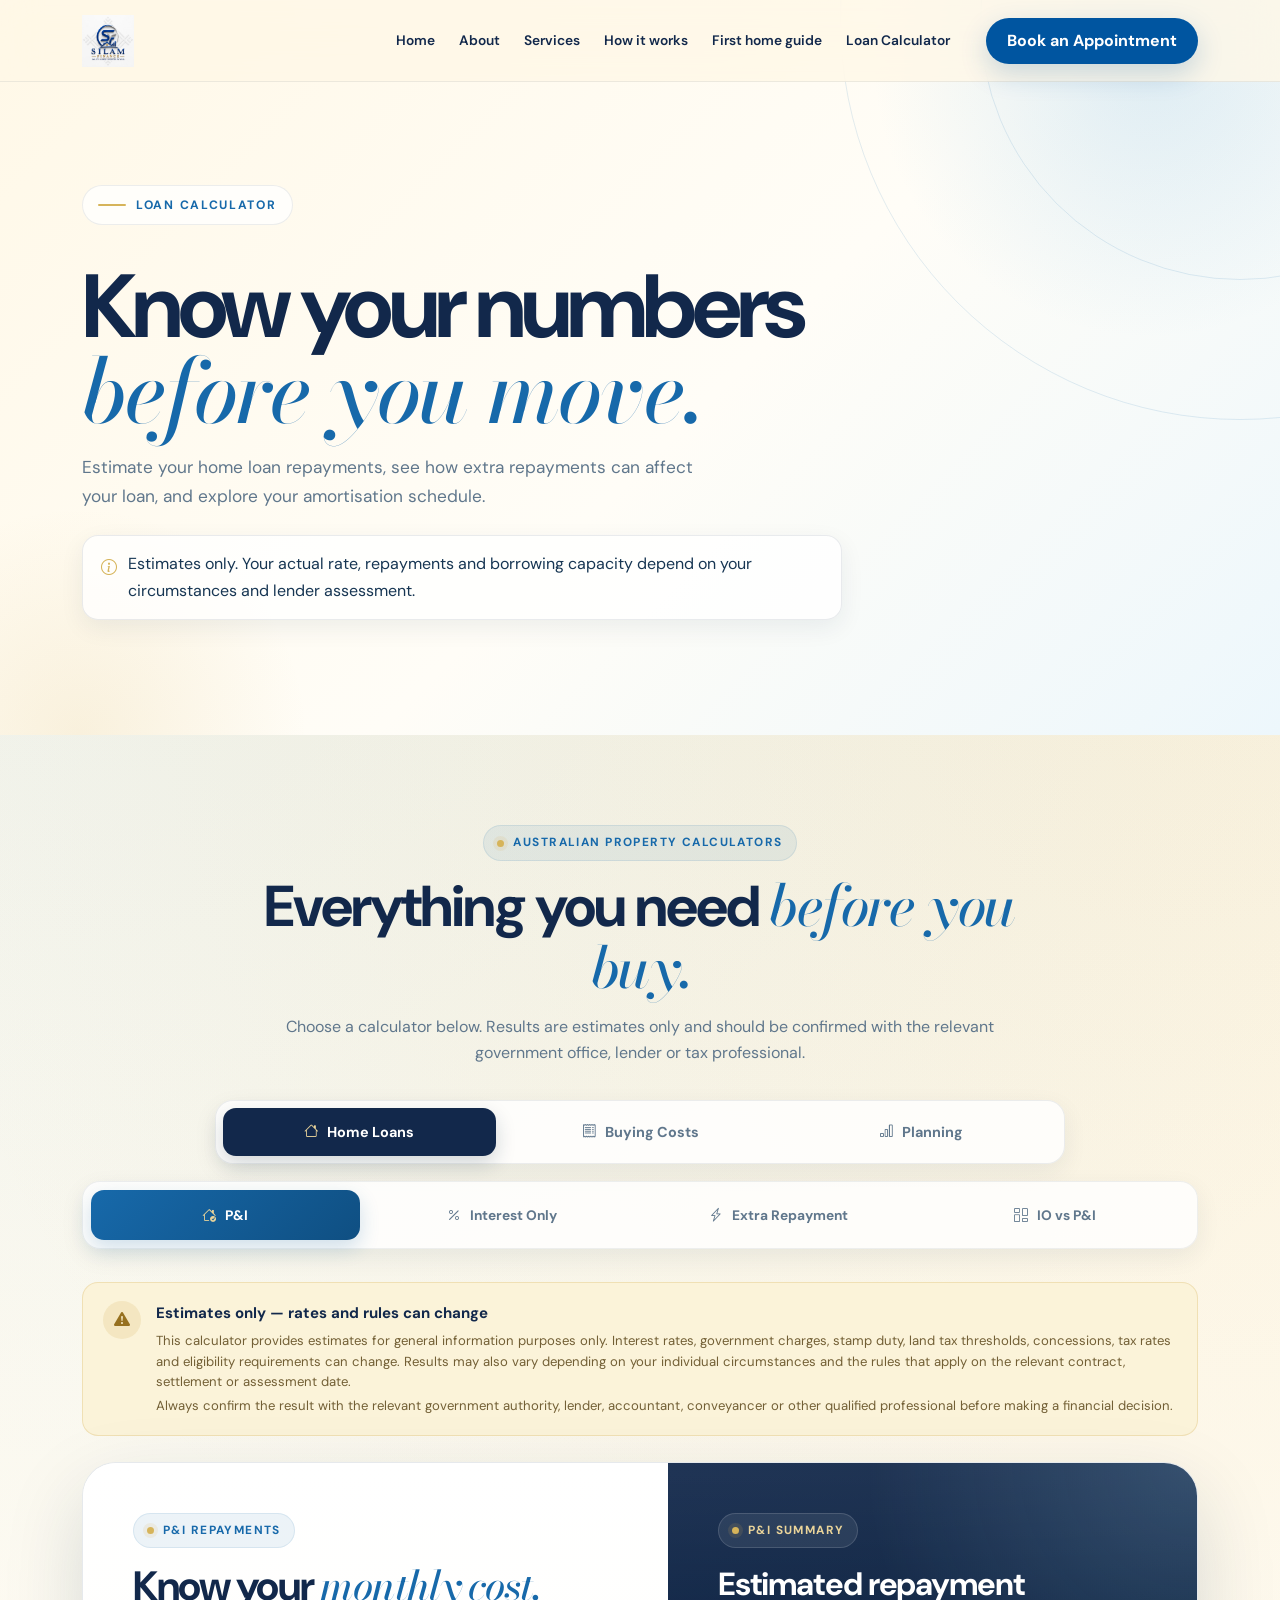
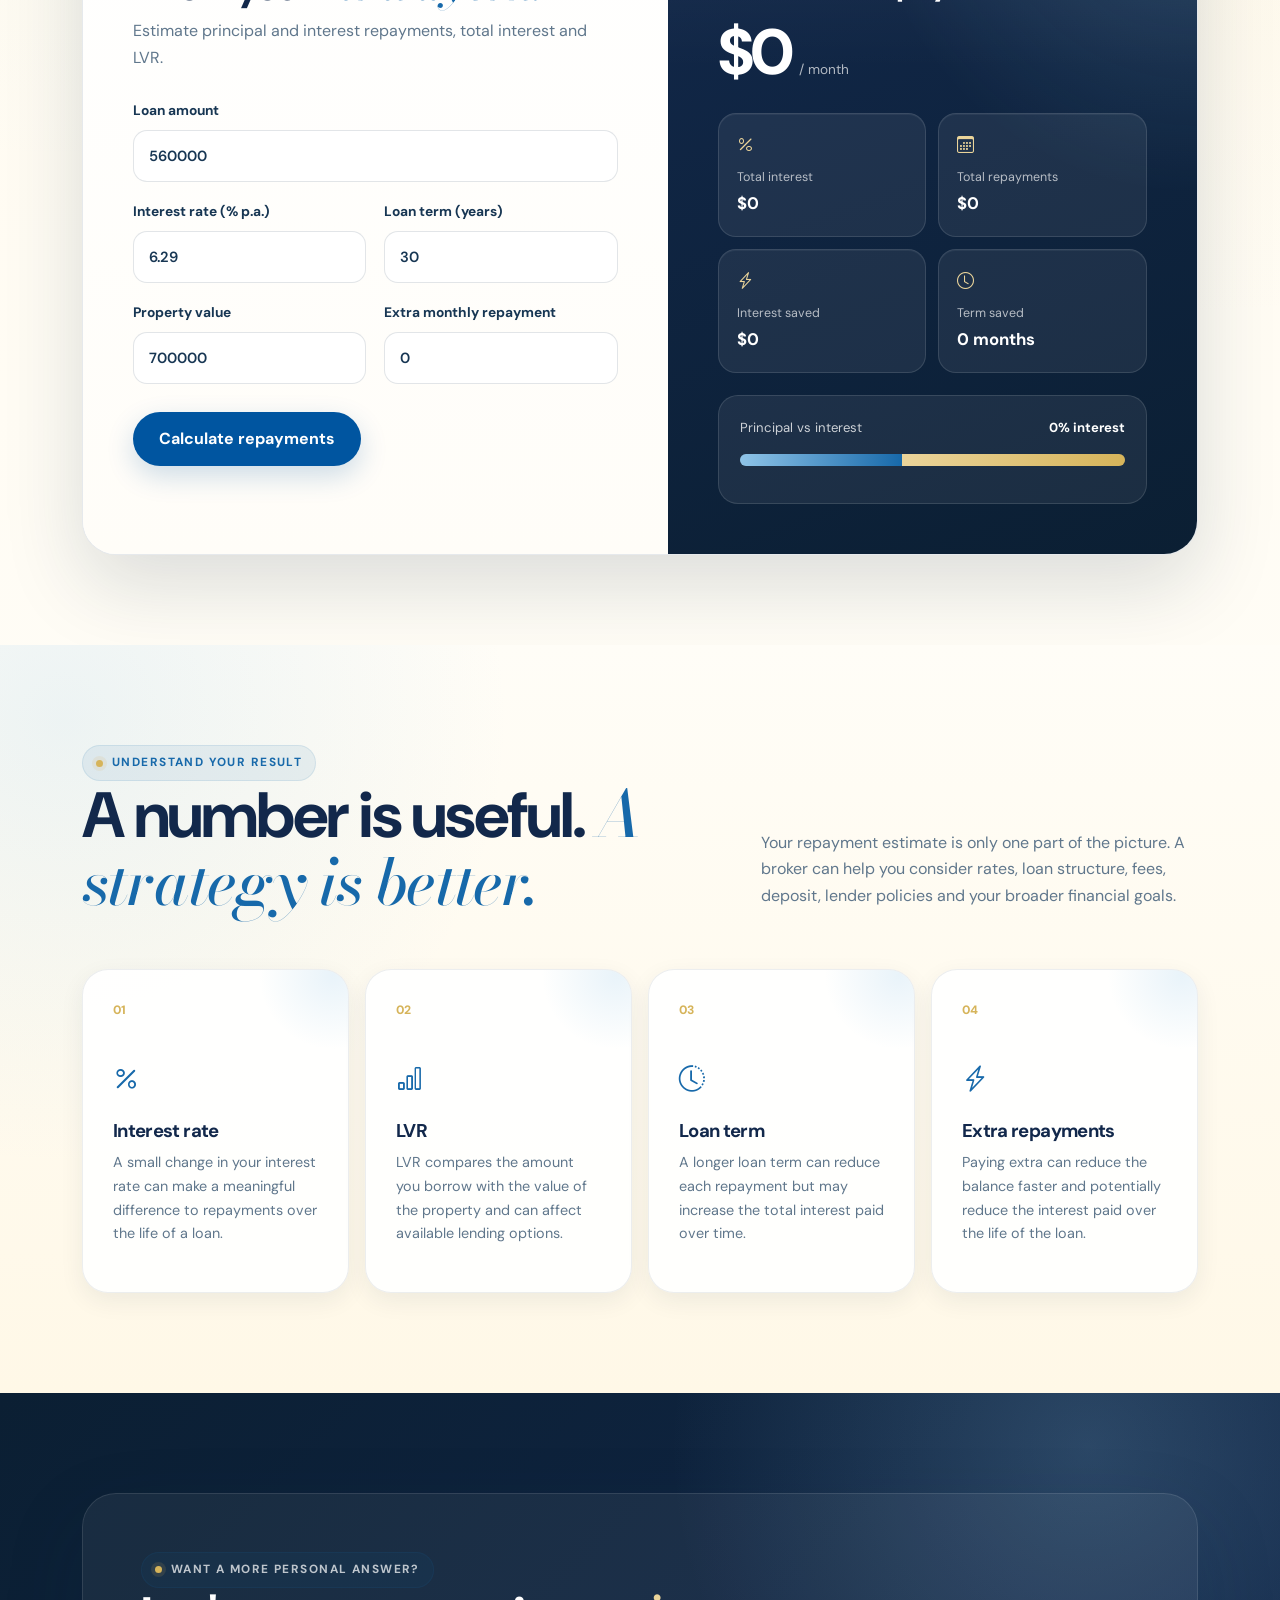
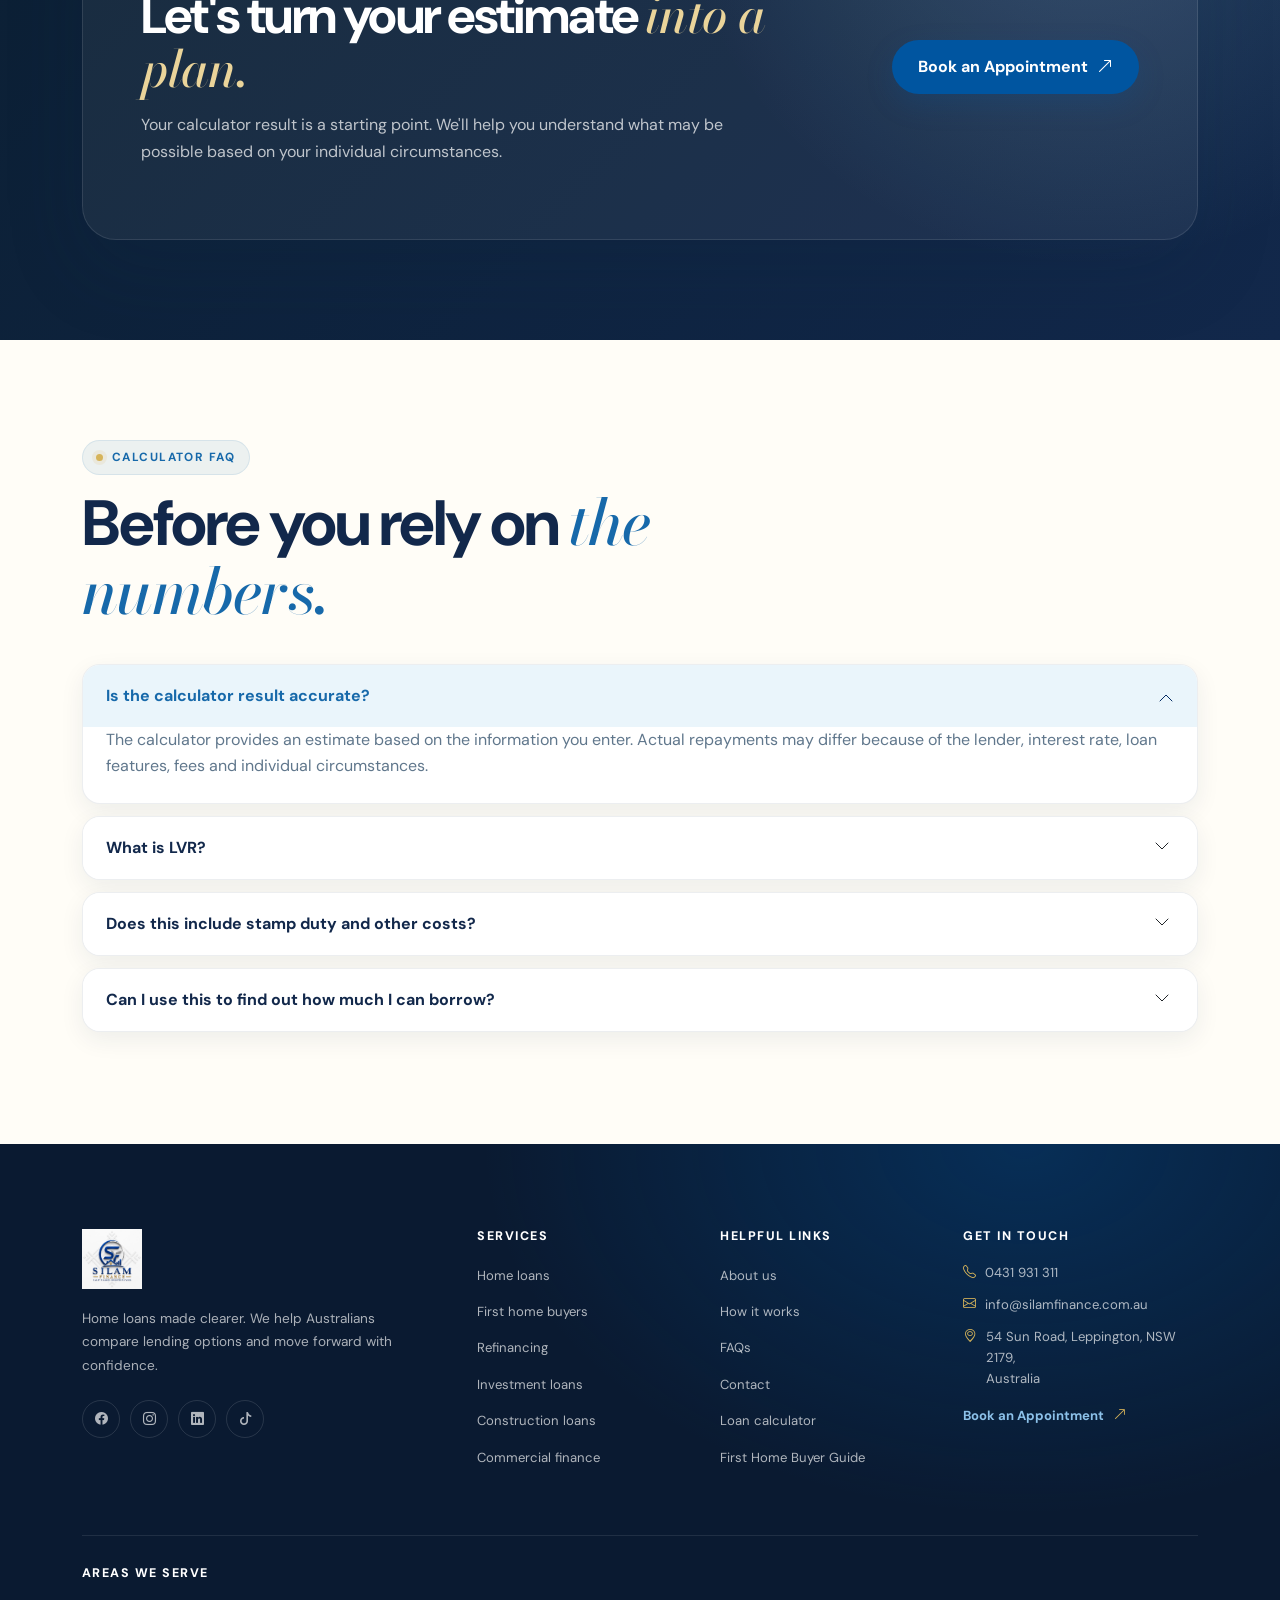
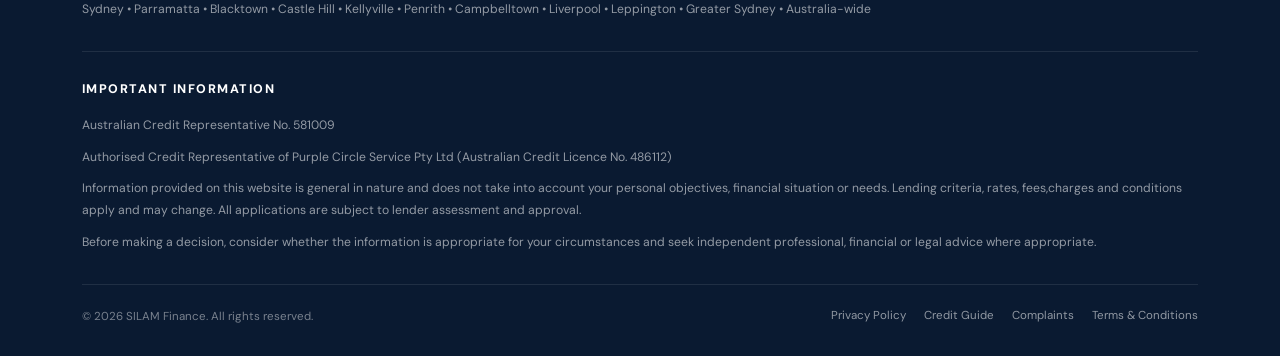
<file: calculator.html>
<!DOCTYPE html>
<html lang="en">
<head>
    <meta charset="UTF-8">
    <meta name="viewport" content="width=device-width, initial-scale=1.0">
    <title>Loan Calculator | SILAM Finance</title>
    <link rel="icon" type="jpeg" href="Images/logo.jpeg">
    <link rel="preconnect" href="https://fonts.googleapis.com">
    <link rel="preconnect" href="https://fonts.gstatic.com" crossorigin>
    <link href="https://fonts.googleapis.com/css2?family=Bodoni+Moda:opsz,wght@6..96,400;6..96,500;6..96,600&family=DM+Sans:wght@400;500;600;700&display=swap" rel="stylesheet">
    <link rel="stylesheet" href="https://cdn.jsdelivr.net/npm/bootstrap@5.3.3/dist/css/bootstrap.min.css">
    <link rel="stylesheet" href="https://cdn.jsdelivr.net/npm/bootstrap-icons@1.11.3/font/bootstrap-icons.css">
    <link rel="stylesheet" href="css/calculator.css">
    <link rel="stylesheet" href="css/site-chrome.css">
</head>

<body>


<nav class="navbar navbar-expand-lg fixed-top custom-nav">
  <div class="container">
    <a class="navbar-brand" href="index.html" aria-label="SILAM Finance home">
      <img src="Images/logo.jpeg" alt="SILAM Finance" class="site-logo">
    </a>
    <button class="navbar-toggler" type="button" data-bs-toggle="collapse" data-bs-target="#guideMenu" aria-label="Toggle navigation">
      <i class="bi bi-list"></i>
    </button>
    <div class="collapse navbar-collapse" id="guideMenu">
      <ul class="navbar-nav ms-auto align-items-lg-center">
        <li class="nav-item"><a class="nav-link" href="index.html#home">Home</a></li>
        <li class="nav-item"><a class="nav-link" href="index.html#about">About</a></li>
        <li class="nav-item"><a class="nav-link" href="index.html#services">Services</a></li>
        <li class="nav-item"><a class="nav-link" href="index.html#process">How it works</a></li>
        <li class="nav-item"><a class="nav-link" href="guide.html">First home guide</a></li>
        <li class="nav-item"><a class="nav-link" href="calculator.html">Loan Calculator</a></li>
        <li class="nav-item ms-lg-3"><a href="appointment.html" class="custom-btn nav-cta">Book an Appointment</a></li>
      </ul>
    </div>
  </div>
</nav>

<header class="calculator-hero">
    <div class="hero-circle hero-circle-one"></div>
    <div class="hero-circle hero-circle-two"></div>

    <div class="container position-relative">
        <div class="hero-content">
            <p class="eyebrow"><span></span> LOAN CALCULATOR</p>
            <h1>Know your numbers <span>before you move.</span></h1>
            <p class="hero-description">
                Estimate your home loan repayments, see how extra repayments can affect your loan,
                and explore your amortisation schedule.
            </p>
            <div class="hero-note">
                <i class="bi bi-info-circle"></i>
                Estimates only. Your actual rate, repayments and borrowing capacity depend on your circumstances and lender assessment.
            </div>
        </div>
    </div>
</header>

<main>
<section class="calculator-section">
  <div class="container">
    <div class="calculator-intro">
      <p class="section-label">AUSTRALIAN PROPERTY CALCULATORS</p>
      <h2>Everything you need <span>before you buy.</span></h2>
      <p>Choose a calculator below. Results are estimates only and should be confirmed with the relevant government office, lender or tax professional.</p>
    </div>
    <div class="calculator-category-switcher" role="tablist" aria-label="Calculator category">
<button class="calculator-category active" type="button" data-category="home-loans">
    <i class="bi bi-house"></i>
    <span>Home Loans</span>
</button>
<button class="calculator-category" type="button" data-category="buying-costs">
    <i class="bi bi-receipt"></i>
    <span>Buying Costs</span>
</button>
<button class="calculator-category" type="button" data-category="planning">
    <i class="bi bi-bar-chart"></i>
    <span>Planning</span>
</button>
</div>
<div class="calculator-sub-switcher">
<div class="calculator-group active" data-group="home-loans">
    <button class="calc-tab active" type="button" data-calculator="repayment">
        <i class="bi bi-house-check"></i>
        <span>P&amp;I</span>
    </button>
    <button class="calc-tab" type="button" data-calculator="interest-only">
        <i class="bi bi-percent"></i>
        <span>Interest Only</span>
    </button>
    <button class="calc-tab" type="button" data-calculator="extra">
        <i class="bi bi-lightning-charge"></i>
        <span>Extra Repayment</span>
    </button>
    <button class="calc-tab" type="button" data-calculator="io-vs-pi">
        <i class="bi bi-columns-gap"></i>
        <span>IO vs P&amp;I</span>
    </button>

</div>

<div class="calculator-group" data-group="buying-costs">
    <button class="calc-tab" type="button" data-calculator="borrowing">
        <i class="bi bi-wallet2"></i>
        <span>Borrowing Power</span>
    </button>
    <button class="calc-tab" type="button" data-calculator="stamp">
        <i class="bi bi-receipt"></i>
        <span>Stamp Duty</span>
    </button>
    <button class="calc-tab" type="button" data-calculator="land-tax">
        <i class="bi bi-tree"></i>
        <span>Land Tax</span>
    </button>
</div>
<div class="calculator-group" data-group="planning">
    <button class="calc-tab" type="button" data-calculator="tax">
        <i class="bi bi-calculator"></i>
        <span>Tax Deduction</span>
    </button>
    <button class="calc-tab" type="button" data-calculator="schedule">
        <i class="bi bi-table"></i>
        <span>Amortisation</span>
    </button>
</div>
</div>
<div class="calculator-disclaimer calculator-disclaimer-important">
    <div class="calculator-disclaimer-icon">
        <i class="bi bi-exclamation-triangle-fill"></i>
    </div>

    <div class="calculator-disclaimer-content">
        <strong>Estimates only — rates and rules can change</strong>

        <p>
            This calculator provides estimates for general information purposes only.
            Interest rates, government charges, stamp duty, land tax thresholds,
            concessions, tax rates and eligibility requirements can change.
            Results may also vary depending on your individual circumstances and
            the rules that apply on the relevant contract, settlement or assessment date.
        </p>

        <p>
            Always confirm the result with the relevant government authority,
            lender, accountant, conveyancer or other qualified professional
            before making a financial decision.
        </p>
    </div>
</div>

    <div class="calculator-workspace">

      <!-- P&I -->
      <div class="calc-panel active" id="panel-repayment">
        <div class="calculator-card">
          <div class="calculator-inputs">
            <div class="calculator-heading">
              <p class="section-label">P&amp;I REPAYMENTS</p>
              <h2>Know your <span>monthly cost.</span></h2>
              <p>Estimate principal and interest repayments, total interest and LVR.</p>
            </div>
            <div class="form-grid">
              <div class="form-field full"><label>Loan amount</label><input id="piLoan" type="number" min="0" step="1000" value="560000"></div>
              <div class="form-field"><label>Interest rate (% p.a.)</label><input id="piRate" type="number" min="0" max="30" step="0.01" value="6.29"></div>
              <div class="form-field"><label>Loan term (years)</label><input id="piTerm" type="number" min="1" max="50" step="1" value="30"></div>
              <div class="form-field">
    <label>Property value</label>
    <input id="piPropertyValue" type="number" min="0" step="5000" value="700000">
</div>

<div class="form-field">
    <label>Extra monthly repayment</label>
    <input id="piExtra" type="number" min="0" step="50" value="0">
</div>
            </div>
            <button class="custom-btn custom-btn-lg calc-action" data-action="pi">Calculate repayments</button>
          </div>
          <div class="calculator-results">
            <div class="result-top"><p class="section-label">P&amp;I SUMMARY</p><h2>Estimated repayment</h2><div class="main-result"><span id="piMonthly">$0</span><small>/ month</small></div></div>
            <div class="result-grid">
              <div class="result-box"><i class="bi bi-percent"></i><span>Total interest</span><strong id="piInterest">$0</strong></div>
              <div class="result-box"><i class="bi bi-calendar3"></i><span>Total repayments</span><strong id="piTotal">$0</strong></div>
              <div class="result-box"><i class="bi bi-lightning-charge"></i><span>Interest saved</span><strong id="piSaved">$0</strong></div>
              <div class="result-box"><i class="bi bi-clock"></i><span>Term saved</span><strong id="piTimeSaved">0 months</strong></div>
            </div>
            <div class="breakdown"><div class="breakdown-header"><span>Principal vs interest</span><strong id="piInterestPct">0% interest</strong></div><div class="breakdown-bar"><div id="piPrincipalBar"></div><div id="piInterestBar"></div></div></div>
          </div>
        </div>
      </div>

      <!-- Borrowing power -->
      <div class="calc-panel" id="panel-borrowing">
        <div class="calculator-card">
          <div class="calculator-inputs">
            <div class="calculator-heading"><p class="section-label">BORROWING POWER</p><h2>Find a realistic <span>borrowing ceiling.</span></h2><p>This simplified servicing model uses an assessment-rate buffer and common expense assumptions.</p></div>
            <div class="form-grid">
              <div class="form-field"><label>Your gross annual income</label><input id="bpIncome" type="number" min="0" step="1000" value="100000"></div>
              <div class="form-field"><label>Partner gross annual income</label><input id="bpPartner" type="number" min="0" step="1000" value="0"></div>
              <div class="form-field"><label>Dependants</label><select id="bpDependants"><option>0</option><option>1</option><option>2</option><option>3</option><option>4</option></select></div>
              <div class="form-field"><label>Monthly living expenses</label><input id="bpLiving" type="number" min="0" step="100" value="3000"></div>
              <div class="form-field"><label>Other monthly debts</label><input id="bpDebts" type="number" min="0" step="100" value="0"></div>
              <div class="form-field"><label>Credit card limits</label><input id="bpCards" type="number" min="0" step="1000" value="0"></div>
              <div class="form-field"><label>Assessment rate (% p.a.)</label><input id="bpRate" type="number" min="0" step="0.01" value="8.79"></div>
              <div class="form-field"><label>Loan term (years)</label><input id="bpTerm" type="number" min="1" max="50" value="30"></div>
              <div class="form-field full"><label>Loan type</label><select id="bpType"><option value="pi">Principal &amp; Interest</option><option value="io">Interest Only</option></select></div>
            </div>
            <button class="custom-btn custom-btn-lg calc-action" data-action="borrowing">Calculate borrowing power</button>
          </div>
          <div class="calculator-results">
            <div class="result-top"><p class="section-label">BORROWING POWER SUMMARY</p><h2>Estimated servicing ceiling</h2><div class="main-result"><span id="bpResult">$0</span></div></div>
            <div class="result-grid"><div class="result-box"><span>Gross household income</span><strong id="bpGross">$0</strong></div><div class="result-box"><span>Net monthly income (estimate)</span><strong id="bpNet">$0</strong></div><div class="result-box"><span>Assessment repayment</span><strong id="bpPayment">$0</strong></div><div class="result-box"><span>Monthly buffer</span><strong id="bpBuffer">$0</strong></div></div>
            <p class="small-print">Indicative only. Actual lender servicing differs by HEM, tax treatment, rental income shading, dependants, debts and policy.</p>
          </div>
        </div>
      </div>

      <!-- Stamp duty -->
      <div class="calc-panel" id="panel-stamp">
        <div class="calculator-card">
          <div class="calculator-inputs">
            <div class="calculator-heading"><p class="section-label">STAMP DUTY</p><h2>Estimate transfer duty <span>for your state.</span></h2><p>Includes a simplified state-by-state duty model and common first-home concessions.</p></div>
            <div class="form-grid">
              <div class="form-field"><label>Property value</label><input id="sdValue" type="number" min="0" step="5000" value="700000"></div>
              <div class="form-field"><label>State / territory</label><select id="sdState"><option value="NSW">NSW</option><option value="VIC">VIC</option><option value="QLD">QLD</option><option value="SA">SA</option><option value="WA">WA</option><option value="TAS">TAS</option><option value="ACT">ACT</option><option value="NT">NT</option></select></div>
              <div class="form-field"><label>Buyer type</label><select id="sdBuyer"><option value="owner">Owner occupier</option><option value="investor">Investor</option></select></div>
              <div class="form-field"><label>First home buyer?</label><select id="sdFhb"><option value="yes">Yes</option><option value="no">No</option></select></div>
              <div class="form-field"><label>Property type</label><select id="sdProperty"><option value="established">Established home</option><option value="new">New home</option><option value="vacant">Vacant land</option></select></div>
              <div class="form-field"><label>Foreign / non-resident buyer?</label><select id="sdForeign"><option value="no">No</option><option value="yes">Yes</option></select></div>
            </div>
            <button class="custom-btn custom-btn-lg calc-action" data-action="stamp">Calculate stamp duty</button>
          </div>
          <div class="calculator-results">
            <div class="result-top"><p class="section-label">STAMP DUTY SUMMARY</p><h2>Estimated transfer duty</h2><div class="main-result"><span id="sdDuty">$0</span></div></div>
            <div class="result-grid"><div class="result-box"><span>Base duty</span><strong id="sdBase">$0</strong></div><div class="result-box"><span>Foreign surcharge</span><strong id="sdSurcharge">$0</strong></div><div class="result-box"><span>First-home concession</span><strong id="sdConcession">$0</strong></div><div class="result-box"><span>Estimated cash needed</span><strong id="sdCash">$0</strong></div></div>
            <p class="small-print">Approximate illustration. State rules, thresholds, dates and eligibility tests change. Confirm with the relevant state revenue office and conveyancer.</p>
            <div class="result-box">
    <i class="bi bi-house"></i>
    <span>Estimated LVR</span>
    <strong id="piLvr">—</strong>
</div>
          </div>
        </div>
      </div>

      <!-- Extra repayment -->

<div class="calc-panel" id="panel-extra">

    <div class="panel-header">
        <div>
            <h2>Extra Repayment Calculator</h2>
            <p>
                See how additional monthly repayments and a one-off
                lump sum could reduce your loan term and interest.
            </p>
        </div>
    </div>
    <div class="form-grid">

        <div class="form-field">
            <label for="erLoan">Loan amount</label>
            <input
                id="erLoan"
                type="number"
                min="0"
                step="1000"
                value="600000"
                inputmode="decimal"
            >
        </div>
        <div class="form-field">
            <label for="erRate">Interest rate</label>
            <div class="input-with-suffix">
                <input
                    id="erRate"
                    type="number"
                    min="0"
                    step="0.01"
                    value="6.00"
                    inputmode="decimal"
                >
                <span>%</span>
            </div>
        </div>
        <div class="form-field">
            <label for="erTerm">Loan term</label>
            <div class="input-with-suffix">
                <input
                    id="erTerm"
                    type="number"
                    min="1"
                    max="50"
                    step="1"
                    value="30"
                    inputmode="numeric"
                >
                <span>years</span>
            </div>
        </div>
        <div class="form-field">
            <label for="erExtra">
                Extra monthly repayment
            </label>
            <div class="input-with-prefix">
                <span>$</span>
                <input
                    id="erExtra"
                    type="number"
                    min="0"
                    step="50"
                    value="300"
                    inputmode="decimal"
                >
            </div>
            <small>
                Additional amount paid each month.
            </small>
        </div>
        <div class="form-field">
            <label for="erLump">
                One-off lump sum
            </label>
            <div class="input-with-prefix">
                <span>$</span>
                <input
                    id="erLump"
                    type="number"
                    min="0"
                    step="1000"
                    value="0"
                    inputmode="decimal"
                >
            </div>
            <small>
                Optional one-off payment.
            </small>
        </div>
        <div class="form-field">
            <label for="erExtraStart">
                Start monthly extra after
            </label>
            <div class="input-with-suffix">
                <input
                    id="erExtraStart"
                    type="number"
                    min="0"
                    step="1"
                    value="0"
                    inputmode="numeric"
                >
                <span>months</span>
            </div>
            <small>
                0 means the extra repayment starts immediately.
            </small>
        </div>
        <div class="form-field">
            <label for="erLumpMonth">
                Lump sum paid after
            </label>
            <div class="input-with-suffix">
                <input
                    id="erLumpMonth"
                    type="number"
                    min="0"
                    step="1"
                    value="0"
                    inputmode="numeric"
                >
                <span>months</span>
            </div>
            <small>
                0 means no lump sum is applied.
            </small>
        </div>
    </div>
    <button
        type="button"
        class="calc-action"
        data-action="extra"
    >
        <i class="bi bi-calculator"></i>
        Calculate extra repayments
    </button>
    <div class="results-section">

        <div class="results-header">
            <h3>Estimated savings</h3>
            <p>
                Comparison between the original loan and your
                extra repayment strategy.
            </p>
        </div>
        <div class="result-grid">
            <div class="result-box result-box-highlight">
                <i class="bi bi-piggy-bank"></i>
                <span>Interest saved</span>
                <strong id="erSaved">$0</strong>
            </div>
            <div class="result-box result-box-highlight">
                <i class="bi bi-clock-history"></i>
                <span>Time saved</span>
                <strong id="erTime">0 months</strong>
            </div>
            <div class="result-box">
                <i class="bi bi-percent"></i>
                <span>Original total interest</span>
                <strong id="erNormalInterest">$0</strong>
            </div>
            <div class="result-box">
                <i class="bi bi-graph-down"></i>
                <span>New total interest</span>
                <strong id="erNewInterest">$0</strong>
            </div>
            <div class="result-box">
                <i class="bi bi-calendar-check"></i>
                <span>New loan term</span>
                <strong id="erNewTerm">0 months</strong>
            </div>
        </div>
        <div class="result-summary">
            <div class="result-summary-icon">
                <i class="bi bi-lightning-charge-fill"></i>
            </div>
            <div>
                <strong>
                    Your extra repayments could reduce your loan term
                    and total interest.
                </strong>
                <p>
                    This is an estimate based on the interest rate,
                    loan term and repayment assumptions entered above.
                    Actual results will vary if your interest rate,
                    repayments or loan conditions change.
                </p>
            </div>
        </div>
    </div>

    <div class="calculator-inline-warning">
        <i class="bi bi-info-circle"></i>
        <div>
            <strong>Estimate only</strong>
            <p>
                This calculation assumes the interest rate and repayment
                conditions remain unchanged for the duration of the loan.
                Actual loan outcomes may differ.
            </p>
        </div>
    </div>
</div>


      <!-- Interest only -->
      <div class="calc-panel" id="panel-interest-only">
        <div class="calculator-card">
          <div class="calculator-inputs">
            <div class="calculator-heading"><p class="section-label">INTEREST ONLY</p><h2>See the IO period <span>and P&amp;I jump.</span></h2></div>
            <div class="form-grid">
              <div class="form-field"><label>Loan amount</label><input id="ioLoan" type="number" value="560000"></div>
              <div class="form-field"><label>Interest rate (% p.a.)</label><input id="ioRate" type="number" step="0.01" value="6.49"></div>
              <div class="form-field"><label>Total loan term (years)</label><input id="ioTerm" type="number" value="30"></div>
              <div class="form-field"><label>Interest-only period (years)</label><input id="ioPeriod" type="number" min="1" value="5"></div>
            </div>
            <button class="custom-btn custom-btn-lg calc-action" data-action="io">Calculate interest only</button>
          </div>
          <div class="calculator-results">
            <div class="result-top"><p class="section-label">IO LOAN SUMMARY</p><h2>Cashflow during IO</h2><div class="main-result"><span id="ioPayment">$0</span><small>/ month interest-only</small></div></div>
            <div class="result-grid"><div class="result-box"><span>P&amp;I payment after IO</span><strong id="ioPi">$0</strong></div><div class="result-box"><span>IO interest paid</span><strong id="ioInterest">$0</strong></div><div class="result-box"><span>Balance after IO</span><strong id="ioBalance">$0</strong></div><div class="result-box"><span>Remaining P&amp;I term</span><strong id="ioRemaining">0 years</strong></div></div>
          </div>
        </div>
      </div>

      <!-- IO vs P&I -->
      <div class="calc-panel" id="panel-io-vs-pi">
        <div class="calculator-card">
          <div class="calculator-inputs">
            <div class="calculator-heading"><p class="section-label">IO VS P&amp;I</p><h2>Compare the <span>full cost.</span></h2></div>
            <div class="form-grid">
              <div class="form-field"><label>Loan amount</label><input id="cmpLoan" type="number" value="560000"></div>
              <div class="form-field"><label>P&amp;I rate (%)</label><input id="cmpPiRate" type="number" step="0.01" value="6.29"></div>
              <div class="form-field"><label>IO rate (%)</label><input id="cmpIoRate" type="number" step="0.01" value="6.49"></div>
              <div class="form-field"><label>Loan term (years)</label><input id="cmpTerm" type="number" value="30"></div>
              <div class="form-field"><label>IO period (years)</label><input id="cmpPeriod" type="number" value="5"></div>
              <div class="form-field"><label>Marginal tax rate</label><select id="cmpTax"><option value="0">0%</option><option value="30">30%</option><option value="37" selected>37%</option><option value="45">45%</option></select></div>
            </div>
            <button class="custom-btn custom-btn-lg calc-action" data-action="compare">Compare now</button>
          </div>
          <div class="calculator-results">
            <div class="result-top"><p class="section-label">IO VS P&amp;I COMPARISON</p><h2>Side-by-side cost</h2></div>
            <div class="comparison-grid">
              <div class="comparison-card"><h3>P&amp;I</h3><strong id="cmpPiPayment">$0</strong><span>monthly repayment</span><strong id="cmpPiInterest">$0</strong><span>total interest</span></div>
              <div class="comparison-card"><h3>IO → P&amp;I</h3><strong id="cmpIoPayment">$0</strong><span>IO monthly payment</span><strong id="cmpIoInterest">$0</strong><span>total interest</span></div>
            </div>
            <div class="result-box result-box-wide"><span>Estimated after-tax interest difference</span><strong id="cmpAfterTax">$0</strong></div>
          </div>
        </div>
      </div>

      <!-- Tax deductions -->
      <div class="calc-panel" id="panel-tax">
        <div class="calculator-card">
          <div class="calculator-inputs">
            <div class="calculator-heading"><p class="section-label">INVESTMENT TAX DEDUCTIONS</p><h2>Estimate your <span>property tax impact.</span></h2><p>Illustrative calculation using a simplified resident marginal-rate model.</p></div>
            <div class="form-grid">
              <div class="form-field"><label>Loan amount</label><input id="taxLoan" type="number" value="560000"></div>
              <div class="form-field"><label>Interest rate (%)</label><input id="taxRate" type="number" step="0.01" value="6.29"></div>
              <div class="form-field"><label>Loan term (years)</label><input id="taxTerm" type="number" value="30"></div>
              <div class="form-field"><label>Taxable income</label><input id="taxIncome" type="number" value="120000"></div>
              <div class="form-field"><label>Annual rental income</label><input id="taxRent" type="number" value="36000"></div>
              <div class="form-field"><label>Other annual expenses</label><input id="taxExpenses" type="number" value="12000"></div>
              <div class="form-field"><label>Depreciation claim</label><input id="taxDep" type="number" value="8000"></div>
              <div class="form-field"><label>Marginal tax rate</label><select id="taxRateSelect"><option value="0">0%</option><option value="16">16%</option><option value="30">30%</option><option value="37" selected>37%</option><option value="45">45%</option></select></div>
            </div>
            <button class="custom-btn custom-btn-lg calc-action" data-action="tax">Calculate tax deductions</button>
          </div>
          <div class="calculator-results">
            <div class="result-top"><p class="section-label">TAX DEDUCTION SUMMARY</p><h2>Annual property <span>tax effect.</span></h2><div class="main-result"><span id="taxDeduction">$0</span><small>deductible costs</small></div></div>
            <div class="result-grid"><div class="result-box"><span>Annual loan interest</span><strong id="taxInterest">$0</strong></div><div class="result-box"><span>Net rental position</span><strong id="taxNet">$0</strong></div><div class="result-box"><span>Estimated tax saving</span><strong id="taxSaving">$0</strong></div><div class="result-box"><span>Cashflow after tax</span><strong id="taxCashflow">$0</strong></div></div>
            <p class="small-print">Tax rules are complex and this does not account for Medicare levy, offsets, ownership structures, capital gains or individual circumstances.</p>
          </div>
        </div>
      </div>

      <!-- Land tax -->
      <div class="calc-panel" id="panel-land-tax">
        <div class="calculator-card">
          <div class="calculator-inputs">
            <div class="calculator-heading"><p class="section-label">LAND TAX</p><h2>Estimate annual <span>land tax.</span></h2><p>Use the site/unimproved land value from the relevant valuation or rates notice, not the purchase price.</p></div>
            <div class="form-grid">
              <div class="form-field"><label>Land / site value</label><input id="ltValue" type="number" value="900000"></div>
              <div class="form-field"><label>State / territory</label><select id="ltState"><option>NSW</option><option>VIC</option><option>QLD</option><option>SA</option><option>WA</option><option>TAS</option><option>ACT</option><option>NT</option></select></div>
              <div class="form-field full"><label>Ownership type</label><select id="ltOwner"><option value="individual">Individual / company-style general holding</option><option value="trust">Trust</option><option value="foreign">Foreign / absentee owner</option><option value="home">Principal place of residence</option></select></div>
            </div>
            <button class="custom-btn custom-btn-lg calc-action" data-action="land-tax">Calculate land tax</button>
          </div>
          <div class="calculator-results">
            <div class="result-top"><p class="section-label">LAND TAX RESULT</p><h2>Estimated annual land tax</h2><div class="main-result"><span id="ltResult">$0</span><small>/ year</small></div></div>
            <div class="result-grid"><div class="result-box"><span>State</span><strong id="ltStateOut">NSW</strong></div><div class="result-box"><span>Threshold used</span><strong id="ltThreshold">$0</strong></div><div class="result-box"><span>Taxable land value</span><strong id="ltTaxable">$0</strong></div><div class="result-box"><span>Top rate used</span><strong id="ltRate">0%</strong></div></div>
            <p class="small-print">Simplified estimate. State thresholds, aggregation, trust rules, foreign surcharges and principal-place-of-residence exemptions can materially change the result.</p>
          </div>
        </div>
      </div>

      <!-- Amortisation -->
      <div class="calc-panel" id="panel-schedule">
        <div class="calculator-card">
          <div class="calculator-inputs">
            <div class="calculator-heading"><p class="section-label">FULL AMORTISATION</p><h2>Generate your <span>loan schedule.</span></h2></div>
            <div class="form-grid">
              <div class="form-field"><label>Loan amount</label><input id="amLoan" type="number" value="560000"></div>
              <div class="form-field"><label>Interest rate (%)</label><input id="amRate" type="number" step="0.01" value="6.29"></div>
              <div class="form-field"><label>Loan term (years)</label><input id="amTerm" type="number" value="30"></div>
              <div class="form-field"><label>Loan type</label><select id="amType"><option value="pi">Principal &amp; Interest</option><option value="io">Interest Only</option></select></div>
              <div class="form-field"><label>IO period (years)</label><input id="amIO" type="number" min="0" value="5"></div>
              <div class="form-field"><label>Extra monthly repayment</label><input id="amExtra" type="number" min="0" value="0"></div>
            </div>
            <button class="custom-btn custom-btn-lg calc-action" data-action="schedule">Generate schedule</button>
          </div>
          <div class="calculator-results">
            <div class="result-top"><p class="section-label">AMORTISATION SCHEDULE</p><h2>Month-by-month <span>breakdown.</span></h2><div class="main-result"><span id="amPayment">$0</span><small>/ month</small></div></div>
            <div class="result-grid"><div class="result-box"><span>Total interest</span><strong id="amInterest">$0</strong></div><div class="result-box"><span>Total paid</span><strong id="amTotal">$0</strong></div><div class="result-box"><span>Months</span><strong id="amMonths">0</strong></div><div class="result-box"><span>Starting balance</span><strong id="amStart">$0</strong></div></div>
          </div>
        </div>
        <section class="schedule-section">
          <div class="schedule-header"><div><p class="section-label">SCHEDULE</p><h2>Running balance and <span>interest.</span></h2></div><button type="button" class="outline-btn" id="toggleSchedule">Show schedule</button></div>
          <div class="table-wrapper" id="scheduleTableWrapper">
            <table class="amortisation-table"><thead><tr><th>Month</th><th>Type</th><th>Payment</th><th>Principal</th><th>Interest</th><th>Balance</th><th>Cum. Interest</th></tr></thead><tbody id="amortisationBody"></tbody></table>
          </div>
        </section>
      </div>

    </div>
  </div>
</section>


<section class="understanding-section">
    <div class="container">
        <div class="row align-items-end g-5">
            <div class="col-lg-7">
                <p class="section-label">UNDERSTAND YOUR RESULT</p>
                <h2>A number is useful. <span>A strategy is better.</span></h2>
            </div>
            <div class="col-lg-5">
                <p class="understanding-intro">
                    Your repayment estimate is only one part of the picture. A broker can help you consider rates,
                    loan structure, fees, deposit, lender policies and your broader financial goals.
                </p>
            </div>
        </div>

        <div class="explanation-grid">
            <article class="explanation-card">
                <div class="explanation-number">01</div>
                <i class="bi bi-percent"></i>
                <h3>Interest rate</h3>
                <p>A small change in your interest rate can make a meaningful difference to repayments over the life of a loan.</p>
            </article>

            <article class="explanation-card">
                <div class="explanation-number">02</div>
                <i class="bi bi-bar-chart"></i>
                <h3>LVR</h3>
                <p>LVR compares the amount you borrow with the value of the property and can affect available lending options.</p>
            </article>

            <article class="explanation-card">
                <div class="explanation-number">03</div>
                <i class="bi bi-clock-history"></i>
                <h3>Loan term</h3>
                <p>A longer loan term can reduce each repayment but may increase the total interest paid over time.</p>
            </article>

            <article class="explanation-card">
                <div class="explanation-number">04</div>
                <i class="bi bi-lightning-charge"></i>
                <h3>Extra repayments</h3>
                <p>Paying extra can reduce the balance faster and potentially reduce the interest paid over the life of the loan.</p>
            </article>
        </div>
    </div>
</section>

<section class="calculator-cta">
    <div class="container">
        <div class="cta-box">
            <div>
                <p class="section-label">WANT A MORE PERSONAL ANSWER?</p>
                <h2>Let's turn your estimate <span>into a plan.</span></h2>
                <p>Your calculator result is a starting point. We'll help you understand what may be possible based on your individual circumstances.</p>
            </div>
            <a href="appointment.html" class="custom-btn custom-btn-lg">
                Book an Appointment <i class="bi bi-arrow-up-right"></i>
            </a>
        </div>
    </div>
</section>

<section class="calculator-faq">
    <div class="container">
        <div class="faq-heading">
            <p class="section-label">CALCULATOR FAQ</p>
            <h2>Before you rely on <span>the numbers.</span></h2>
        </div>

        <div class="accordion" id="calculatorFaq">
            <div class="accordion-item">
                <h3 class="accordion-header">
                    <button class="accordion-button" type="button" data-bs-toggle="collapse" data-bs-target="#faqOne">
                        Is the calculator result accurate?
                    </button>
                </h3>
                <div id="faqOne" class="accordion-collapse collapse show" data-bs-parent="#calculatorFaq">
                    <div class="accordion-body">
                        The calculator provides an estimate based on the information you enter. Actual repayments may differ because of the lender, interest rate, loan features, fees and individual circumstances.
                    </div>
                </div>
            </div>

            <div class="accordion-item">
                <h3 class="accordion-header">
                    <button class="accordion-button collapsed" type="button" data-bs-toggle="collapse" data-bs-target="#faqTwo">
                        What is LVR?
                    </button>
                </h3>
                <div id="faqTwo" class="accordion-collapse collapse" data-bs-parent="#calculatorFaq">
                    <div class="accordion-body">
                        LVR stands for Loan-to-Value Ratio. It is the amount you borrow expressed as a percentage of the property's value.
                    </div>
                </div>
            </div>

            <div class="accordion-item">
                <h3 class="accordion-header">
                    <button class="accordion-button collapsed" type="button" data-bs-toggle="collapse" data-bs-target="#faqThree">
                        Does this include stamp duty and other costs?
                    </button>
                </h3>
                <div id="faqThree" class="accordion-collapse collapse" data-bs-parent="#calculatorFaq">
                    <div class="accordion-body">
                        Yes. Use the Stamp Duty and Land Tax calculators above for separate estimates of government charges. Other purchase costs such as conveyancing, inspections, registration and lender fees are not included.
                    </div>
                </div>
            </div>

            <div class="accordion-item">
                <h3 class="accordion-header">
                    <button class="accordion-button collapsed" type="button" data-bs-toggle="collapse" data-bs-target="#faqFour">
                        Can I use this to find out how much I can borrow?
                    </button>
                </h3>
                <div id="faqFour" class="accordion-collapse collapse" data-bs-parent="#calculatorFaq">
                    <div class="accordion-body">
                        Not by itself. Borrowing capacity depends on income, existing commitments, living expenses, dependants, assets, liabilities and lender assessment criteria.
                    </div>
                </div>
            </div>
        </div>
    </div>
</section>

</main>
<footer class="site-footer"><div class="container">
    <div class="footer-top">
        <div class="footer-brand">
            <a class="footer-logo" href="index.html">
                <img src="Images/logo.jpeg" alt="SILAM Finance Logo" class="footer-logo-img"></a>
                <p>Home loans made clearer. We help Australians compare lending options and move forward with confidence.</p>
                <div class="footer-socials">
                    <a href="https://www.facebook.com/people/Silam-Finance/61592530485853/" aria-label="Facebook"><i class="bi bi-facebook"></i></a>
                        <a href="#" aria-label="Instagram"><i class="bi bi-instagram"></i></a>
                            <a href="#" aria-label="LinkedIn"><i class="bi bi-linkedin"></i></a>
                                <a href="https://www.tiktok.com/@silamfinance" aria-label="TikTok"><i class="bi bi-tiktok"></i></a>
                            </div>
                        </div>
                        <div class="footer-column">
                            <h4>Services</h4>
                            <ul><li><a href="appointment.html">Home loans</a></li>
                                <li><a href="appointment.html">First home buyers</a></li>
                                <li><a href="appointment.html">Refinancing</a></li>
                                <li><a href="appointment.html">Investment loans</a></li>
                                <li><a href="appointment.html">Construction loans</a></li>
                                <li><a href="appointment.html">Commercial finance</a></li>
                            </ul>
                        </div>
                        <div class="footer-column">
                            <h4>Helpful links</h4>
                            <ul><li><a href="index.html#about">About us</a></li>
                                <li><a href="index.html#process">How it works</a></li>
                                <li><a href="index.html#faq">FAQs</a></li>
                                <li><a href="appointment.html">Contact</a></li>
                                <li><a href="calculator.html">Loan calculator</a></li>
                                <li><a href="guide.html">First Home Buyer Guide</a></li>
                            </ul></div>
                            <div class="footer-column footer-contact">
                                <h4>Get in touch</h4>
                                <a href="tel:0431931311"><i class="bi bi-telephone"></i> 0431 931 311</a>
                                <a href="mailto:info@silamfinance.com.au"><i class="bi bi-envelope"></i> info@silamfinance.com.au</a>
                                <div class="footer-address">
                                    <i class="bi bi-geo-alt"></i><span>54 Sun Road, Leppington, NSW 2179,<br>Australia</span>
                                </div>
                                <a href="appointment.html" class="footer-cta">Book an Appointment <i class="bi bi-arrow-up-right"></i></a>
                            </div>
                        </div>
<div class="footer-areas">
    <h4>Areas we serve</h4>
    <p>Sydney • Parramatta • Blacktown • Castle Hill • Kellyville • Penrith • Campbelltown • Liverpool • Leppington • Greater Sydney • Australia-wide</p>
</div>
<div class="footer-disclaimer">
    <h4>Important information</h4>
    <p>Australian Credit Representative No. 581009</p>
    <p>Authorised Credit Representative of Purple Circle Service Pty Ltd (Australian Credit Licence No. 486112)</p>
    <p>Information provided on this website is general in nature and does not take into account your personal objectives, financial situation or needs. Lending criteria, rates, fees,charges and conditions apply and may change. All applications are subject to lender assessment and approval.</p>
    <p>Before making a decision, consider whether the information is appropriate for your circumstances and seek independent professional, financial or legal advice where appropriate.</p>
</div>
<div class="footer-bottom">
    <p>© <span id="year"></span> SILAM Finance. All rights reserved.</p>
    <div>
        <a href="privacy.html">Privacy Policy</a>
        <a href="credit-guide.html">Credit Guide</a>
        <a href="complaints.html">Complaints</a>
        <a href="terms.html">Terms &amp; Conditions</a>
    </div>
</div>
</div>
</footer>

<button class="scroll-top" id="scrollTop" type="button" aria-label="Back to top"><i class="bi bi-arrow-up"></i></button>

<script src="https://cdn.jsdelivr.net/npm/bootstrap@5.3.3/dist/js/bootstrap.bundle.min.js"></script>
<script src="https://unpkg.com/aos@2.3.4/dist/aos.js"></script>
<script src="scripts/calculator.js"></script>
<script src="scripts/script.js"></script>
</body>
</html>
</file>
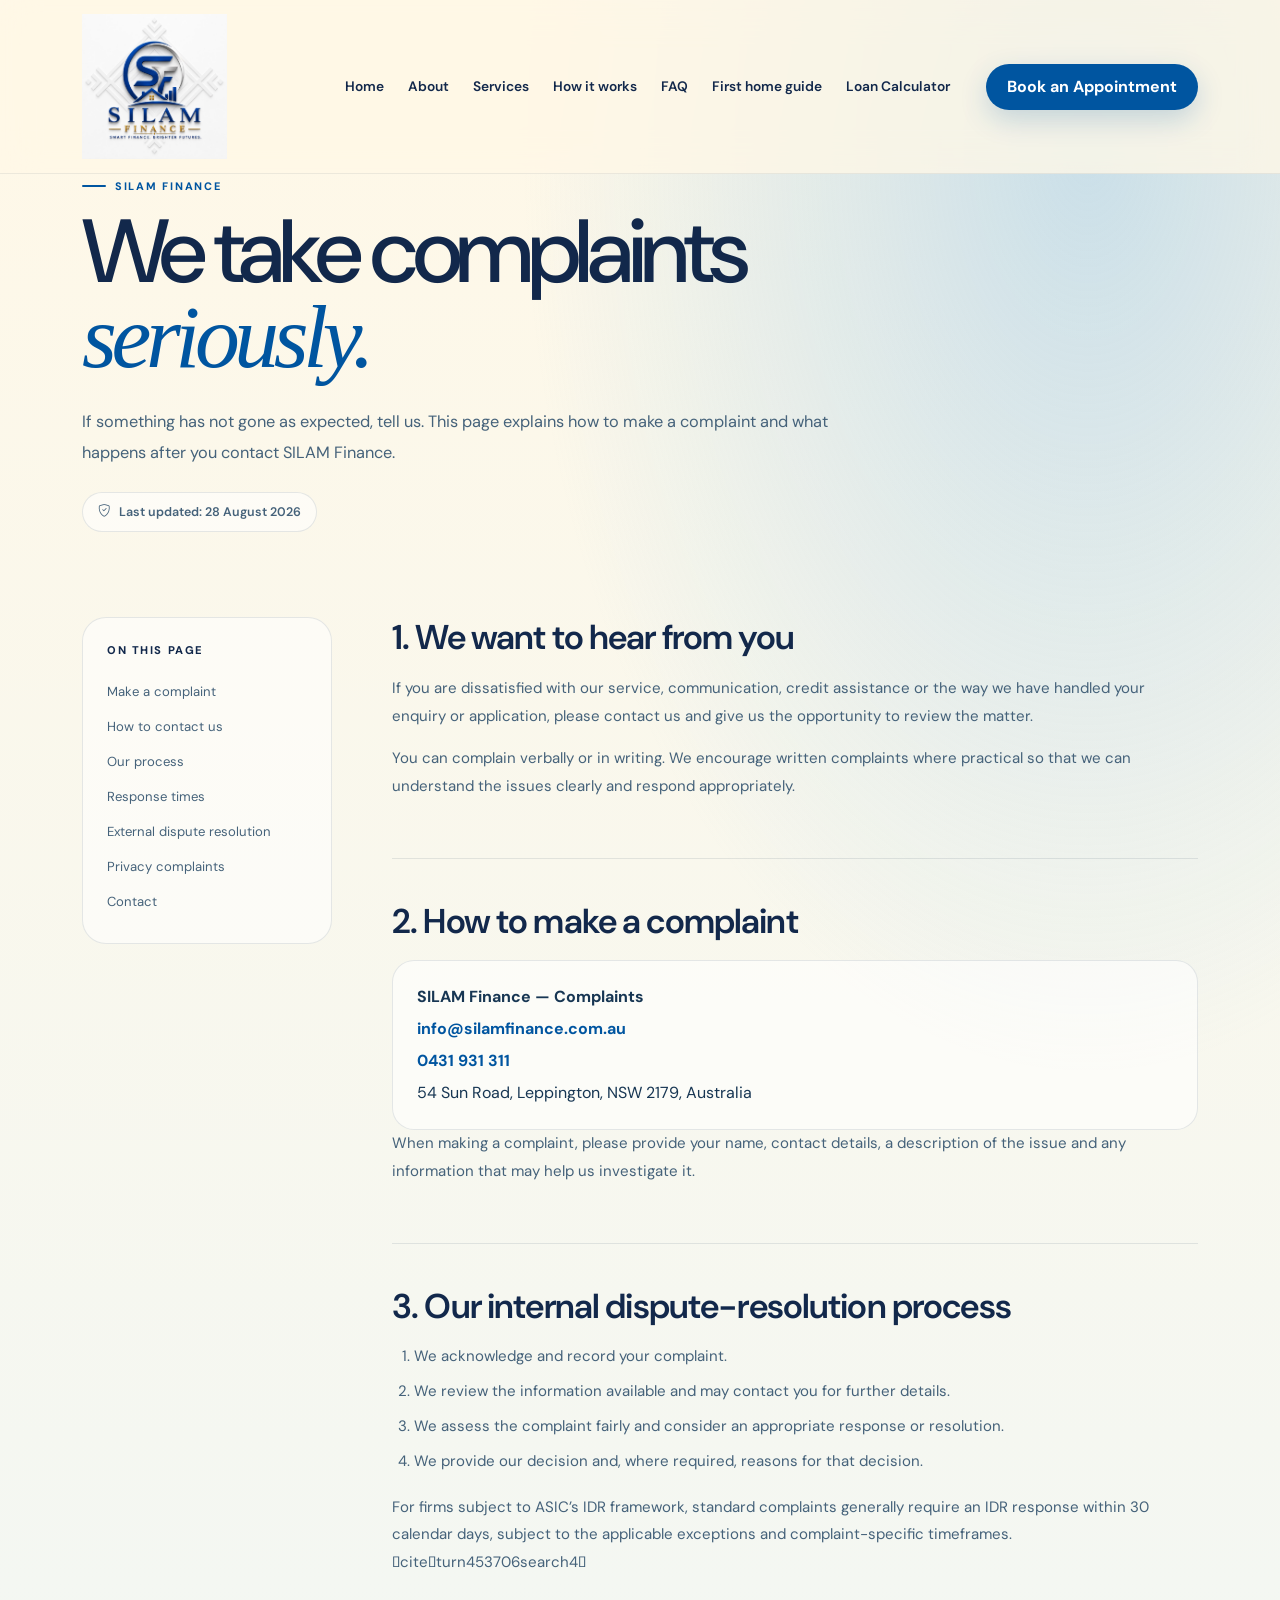
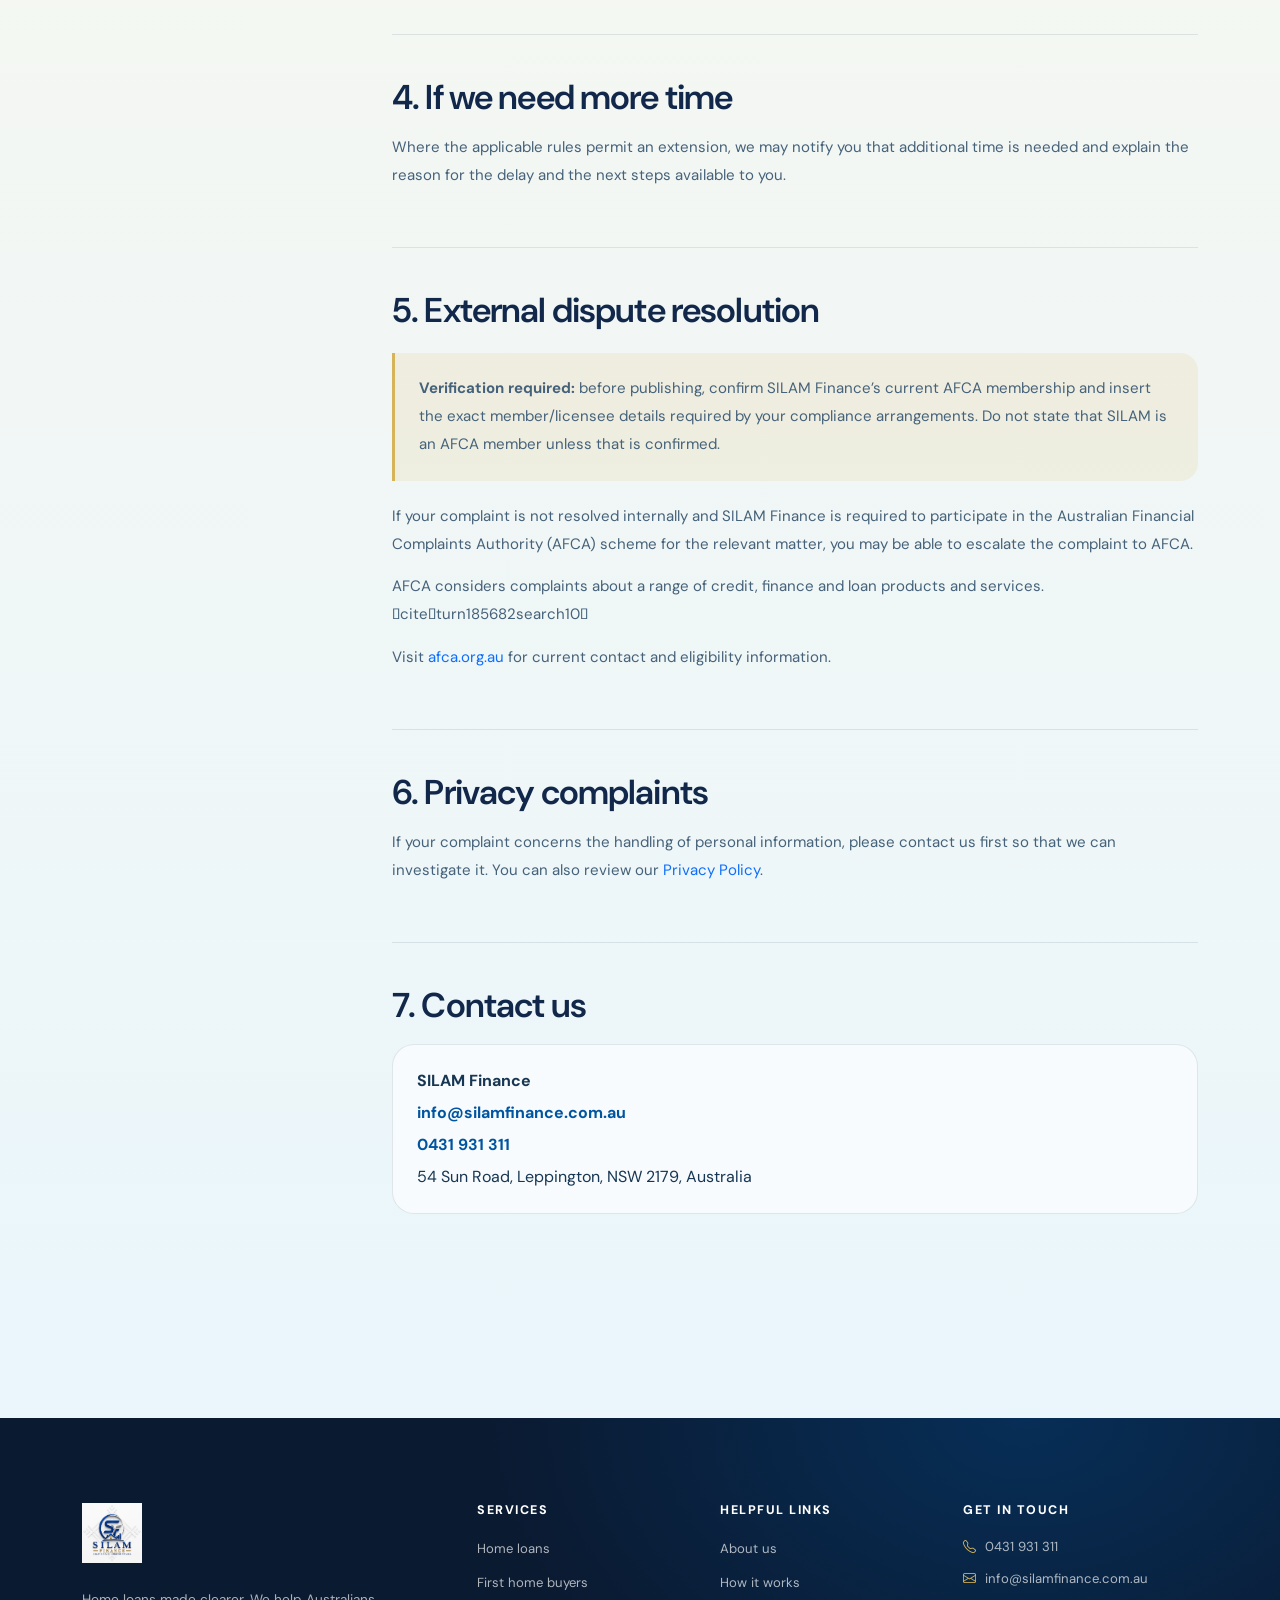
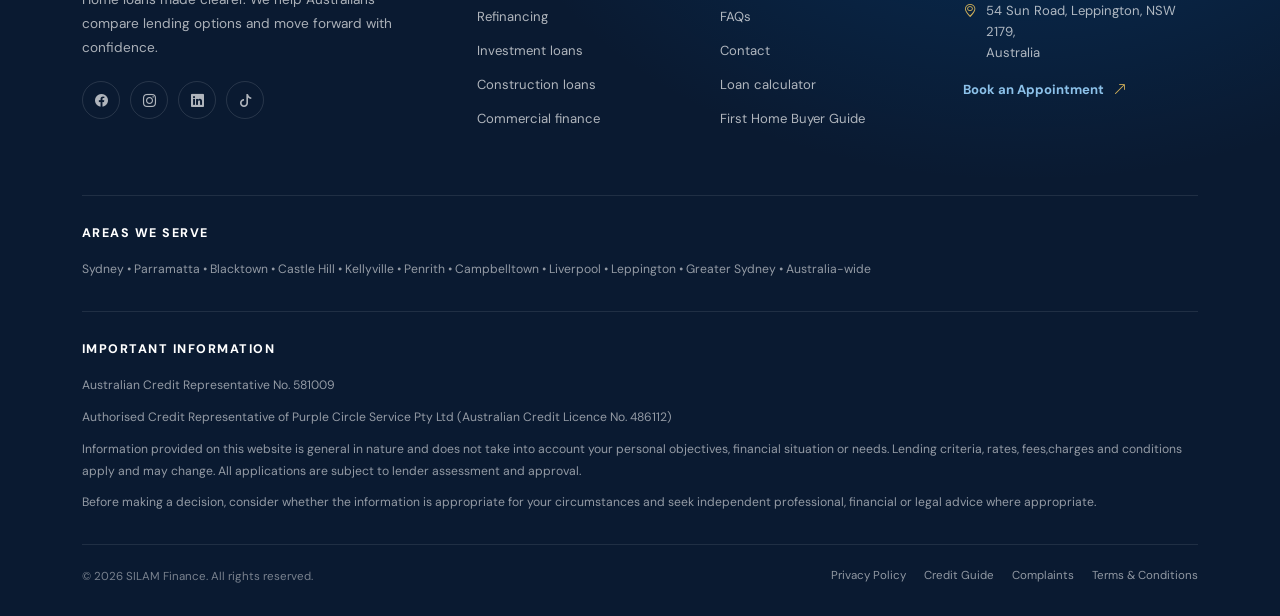
<file: complaints.html>
<!doctype html>
<html lang="en">
    <head>
        <meta charset="utf-8">
        <meta name="viewport" content="width=device-width, initial-scale=1">
        <title>Complaints | SILAM Finance</title>
        <link rel="icon" type="jpeg" href="Images/logo.jpeg">
        <link rel="preconnect" href="https://fonts.googleapis.com">
        <link rel="preconnect" href="https://fonts.gstatic.com" crossorigin>
        <link href="https://fonts.googleapis.com/css2?family=DM+Sans:wght@400;500;600;700&display=swap" rel="stylesheet">
        <link rel="stylesheet" href="https://cdn.jsdelivr.net/npm/bootstrap@5.3.3/dist/css/bootstrap.min.css">
        <link rel="stylesheet" href="https://cdn.jsdelivr.net/npm/bootstrap-icons@1.11.3/font/bootstrap-icons.css">
        <link rel="stylesheet" href="css/style.css">
        <link rel="stylesheet" href="css/site-chrome.css">
        <link rel="stylesheet" href="css/legal.css">
    </head>
    <body>
        <nav class="navbar navbar-expand-lg fixed-top custom-nav"><div class="container">
            <a class="navbar-brand" href="index.html" aria-label="SILAM Finance home">
                <img src="Images/logo.jpeg" alt="SILAM Finance" class="navbar-logo"></a>
                <button class="navbar-toggler" type="button" data-bs-toggle="collapse" data-bs-target="#menu" aria-controls="menu" aria-expanded="false" aria-label="Toggle navigation">
                    <i class="bi bi-list"></i></button>
                    <div class="collapse navbar-collapse" id="menu">
                        <ul class="navbar-nav ms-auto align-items-lg-center">
                            <li class="nav-item"><a class="nav-link" href="index.html#home">Home</a></li>
                            <li class="nav-item"><a class="nav-link" href="index.html#about">About</a></li>
                            <li class="nav-item"><a class="nav-link" href="index.html#services">Services</a></li>
                            <li class="nav-item"><a class="nav-link" href="index.html#process">How it works</a></li>
                            <li class="nav-item"><a class="nav-link" href="index.html#faq">FAQ</a></li>
                            <li class="nav-item"><a class="nav-link" href="guide.html">First home guide</a></li>
                            <li class="nav-item"><a class="nav-link" href="calculator.html">Loan Calculator</a></li>
                            <li class="nav-item ms-lg-3"><a href="appointment.html" class="custom-btn nav-cta">Book an Appointment</a></li>
                        </ul>
                    </div>
                </div>
            </nav>
<main class="legal-page"><header class="legal-hero"><div class="container"><p class="section-label">SILAM FINANCE</p><h1>We take complaints <span>seriously.</span></h1><p class="legal-intro">If something has not gone as expected, tell us. This page explains how to make a complaint and what happens after you contact SILAM Finance.</p><div class="legal-meta"><i class="bi bi-shield-check"></i> Last updated: 28 August 2026</div></div></header><div class="container"><div class="legal-layout"><aside class="legal-nav" aria-label="Complaints sections"><p class="legal-nav-title">ON THIS PAGE</p><a href="#make">Make a complaint</a><a href="#how">How to contact us</a><a href="#process">Our process</a><a href="#response">Response times</a><a href="#afca">External dispute resolution</a><a href="#privacy">Privacy complaints</a><a href="#contact">Contact</a></aside><article class="legal-content">
<section class="legal-section" id="make"><h2>1. We want to hear from you</h2><p>If you are dissatisfied with our service, communication, credit assistance or the way we have handled your enquiry or application, please contact us and give us the opportunity to review the matter.</p><p>You can complain verbally or in writing. We encourage written complaints where practical so that we can understand the issues clearly and respond appropriately.</p></section>
<section class="legal-section" id="how"><h2>2. How to make a complaint</h2><div class="legal-contact"><strong>SILAM Finance — Complaints</strong><a href="mailto:info@silamfinance.com.au">info@silamfinance.com.au</a><a href="tel:0431931311">0431 931 311</a><span>54 Sun Road, Leppington, NSW 2179, Australia</span></div><p>When making a complaint, please provide your name, contact details, a description of the issue and any information that may help us investigate it.</p></section>
<section class="legal-section" id="process"><h2>3. Our internal dispute-resolution process</h2><ol><li>We acknowledge and record your complaint.</li><li>We review the information available and may contact you for further details.</li><li>We assess the complaint fairly and consider an appropriate response or resolution.</li><li>We provide our decision and, where required, reasons for that decision.</li></ol><p>For firms subject to ASIC’s IDR framework, standard complaints generally require an IDR response within 30 calendar days, subject to the applicable exceptions and complaint-specific timeframes. citeturn453706search4</p></section>
<section class="legal-section" id="response"><h2>4. If we need more time</h2><p>Where the applicable rules permit an extension, we may notify you that additional time is needed and explain the reason for the delay and the next steps available to you.</p></section>
<section class="legal-section" id="afca"><h2>5. External dispute resolution</h2><div class="legal-callout warning"><p><strong>Verification required:</strong> before publishing, confirm SILAM Finance’s current AFCA membership and insert the exact member/licensee details required by your compliance arrangements. Do not state that SILAM is an AFCA member unless that is confirmed.</p></div><p>If your complaint is not resolved internally and SILAM Finance is required to participate in the Australian Financial Complaints Authority (AFCA) scheme for the relevant matter, you may be able to escalate the complaint to AFCA.</p><p>AFCA considers complaints about a range of credit, finance and loan products and services. citeturn185682search10</p><p>Visit <a href="https://www.afca.org.au/" target="_blank" rel="noopener noreferrer">afca.org.au</a> for current contact and eligibility information.</p></section>
<section class="legal-section" id="privacy"><h2>6. Privacy complaints</h2><p>If your complaint concerns the handling of personal information, please contact us first so that we can investigate it. You can also review our <a href="privacy.html">Privacy Policy</a>.</p></section>
<section class="legal-section" id="contact"><h2>7. Contact us</h2><div class="legal-contact"><strong>SILAM Finance</strong><a href="mailto:info@silamfinance.com.au">info@silamfinance.com.au</a><a href="tel:0431931311">0431 931 311</a><span>54 Sun Road, Leppington, NSW 2179, Australia</span></div></section></article></div></div></main>


<footer class="site-footer"><div class="container">
    <div class="footer-top">
        <div class="footer-brand">
            <a class="footer-logo" href="index.html">
                <img src="Images/logo.jpeg" alt="SILAM Finance Logo" class="footer-logo-img"></a>
                <p>Home loans made clearer. We help Australians compare lending options and move forward with confidence.</p>
                <div class="footer-socials">
                    <a href="https://www.facebook.com/people/Silam-Finance/61592530485853/" aria-label="Facebook"><i class="bi bi-facebook"></i></a>
                        <a href="#" aria-label="Instagram"><i class="bi bi-instagram"></i></a>
                            <a href="#" aria-label="LinkedIn"><i class="bi bi-linkedin"></i></a>
                                <a href="https://www.tiktok.com/@silamfinance" aria-label="TikTok"><i class="bi bi-tiktok"></i></a>
                            </div>
                        </div>
                        <div class="footer-column">
                            <h4>Services</h4>
                            <ul><li><a href="appointment.html">Home loans</a></li>
                                <li><a href="appointment.html">First home buyers</a></li>
                                <li><a href="appointment.html">Refinancing</a></li>
                                <li><a href="appointment.html">Investment loans</a></li>
                                <li><a href="appointment.html">Construction loans</a></li>
                                <li><a href="appointment.html">Commercial finance</a></li>
                            </ul>
                        </div>
                        <div class="footer-column">
                            <h4>Helpful links</h4>
                            <ul><li><a href="index.html#about">About us</a></li>
                                <li><a href="index.html#process">How it works</a></li>
                                <li><a href="index.html#faq">FAQs</a></li>
                                <li><a href="appointment.html">Contact</a></li>
                                <li><a href="calculator.html">Loan calculator</a></li>
                                <li><a href="guide.html">First Home Buyer Guide</a></li>
                            </ul></div>
                            <div class="footer-column footer-contact">
                                <h4>Get in touch</h4>
                                <a href="tel:0431931311"><i class="bi bi-telephone"></i> 0431 931 311</a>
                                <a href="mailto:info@silamfinance.com.au"><i class="bi bi-envelope"></i> info@silamfinance.com.au</a>
                                <div class="footer-address">
                                    <i class="bi bi-geo-alt"></i><span>54 Sun Road, Leppington, NSW 2179,<br>Australia</span>
                                </div>
                                <a href="appointment.html" class="footer-cta">Book an Appointment <i class="bi bi-arrow-up-right"></i></a>
                            </div>
                        </div>
<div class="footer-areas">
    <h4>Areas we serve</h4>
    <p>Sydney • Parramatta • Blacktown • Castle Hill • Kellyville • Penrith • Campbelltown • Liverpool • Leppington • Greater Sydney • Australia-wide</p>
</div>
<div class="footer-disclaimer">
    <h4>Important information</h4>
    <p>Australian Credit Representative No. 581009</p>
    <p>Authorised Credit Representative of Purple Circle Service Pty Ltd (Australian Credit Licence No. 486112)</p>
    <p>Information provided on this website is general in nature and does not take into account your personal objectives, financial situation or needs. Lending criteria, rates, fees,charges and conditions apply and may change. All applications are subject to lender assessment and approval.</p>
    <p>Before making a decision, consider whether the information is appropriate for your circumstances and seek independent professional, financial or legal advice where appropriate.</p>
</div>
<div class="footer-bottom">
    <p>© <span id="year"></span> SILAM Finance. All rights reserved.</p>
    <div>
        <a href="privacy.html">Privacy Policy</a>
        <a href="credit-guide.html">Credit Guide</a>
        <a href="complaints.html">Complaints</a>
        <a href="terms.html">Terms &amp; Conditions</a>
    </div>
</div>
</div>
</footer><button class="scroll-top" id="scrollTop" type="button" aria-label="Back to top"><i class="bi bi-arrow-up"></i></button>
<script src="https://cdn.jsdelivr.net/npm/bootstrap@5.3.3/dist/js/bootstrap.bundle.min.js"></script><script src="scripts/script.js"></script>
</body></html>
</file>
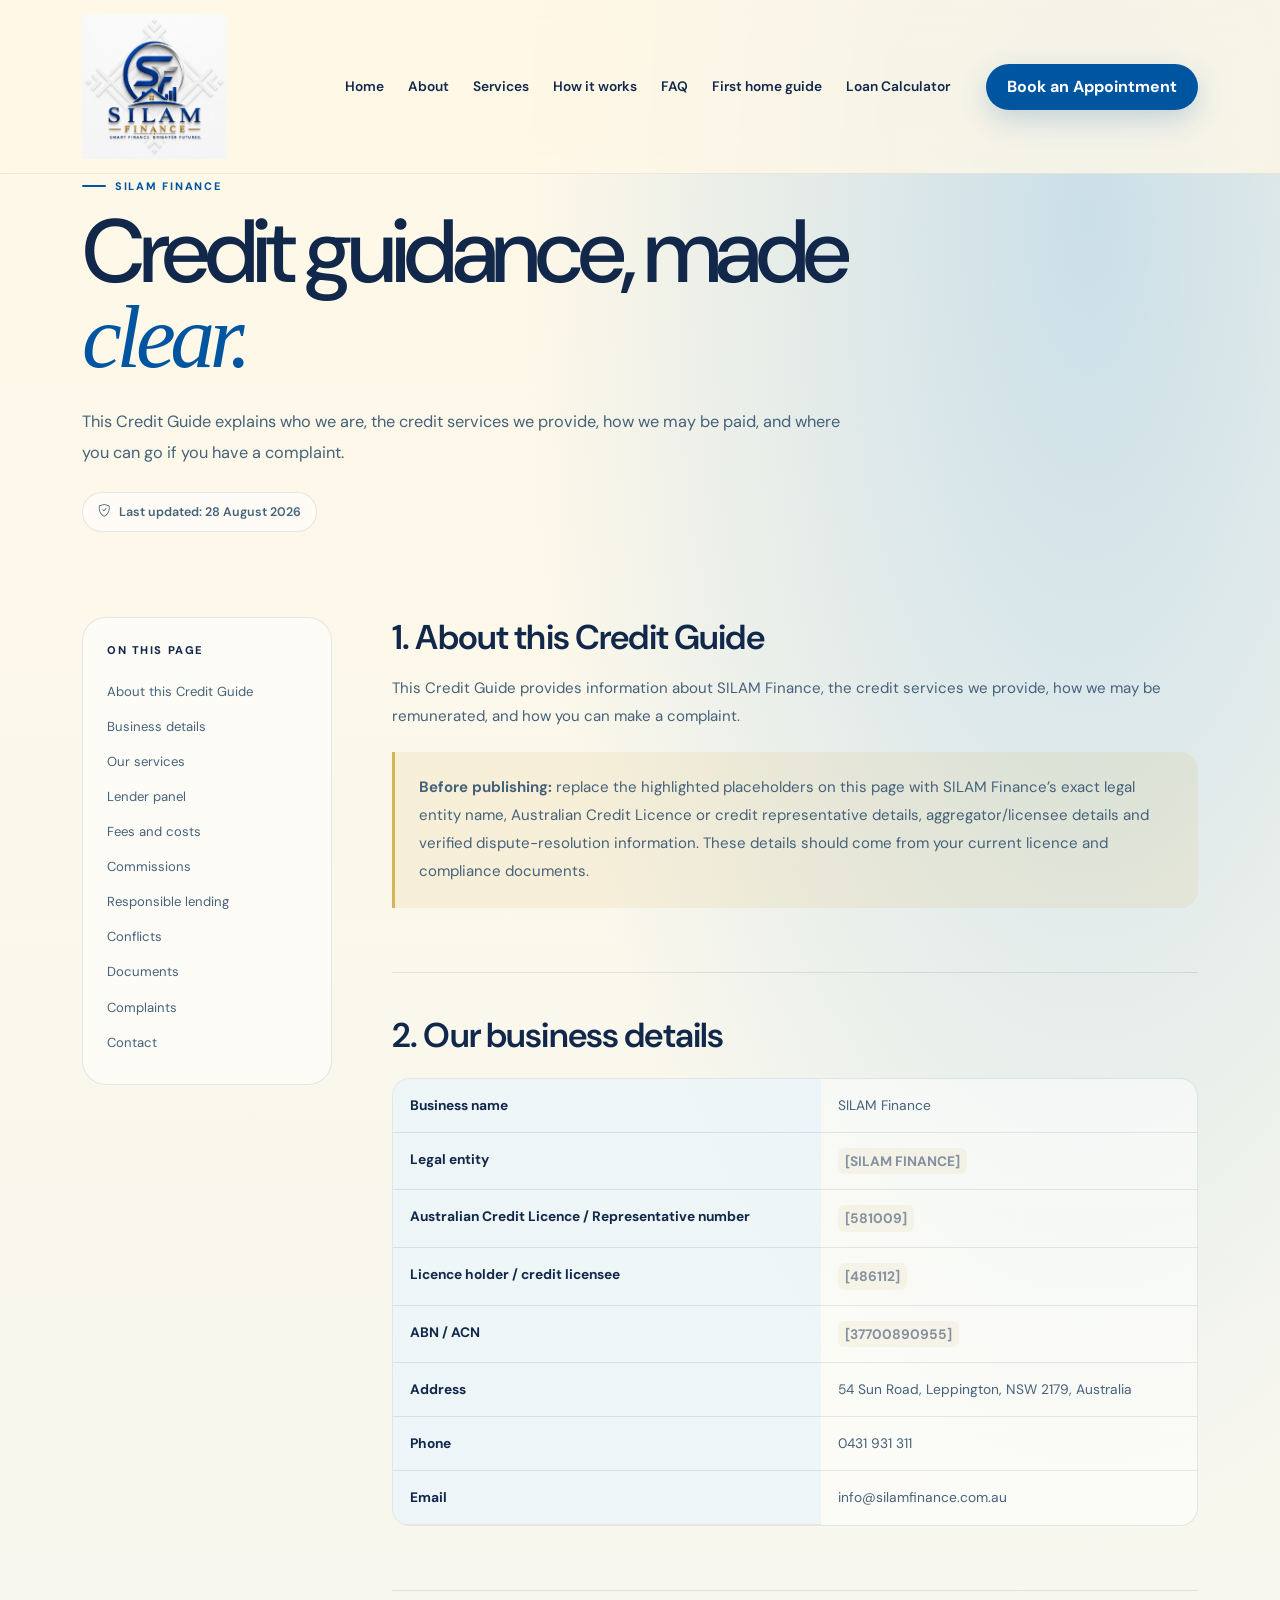
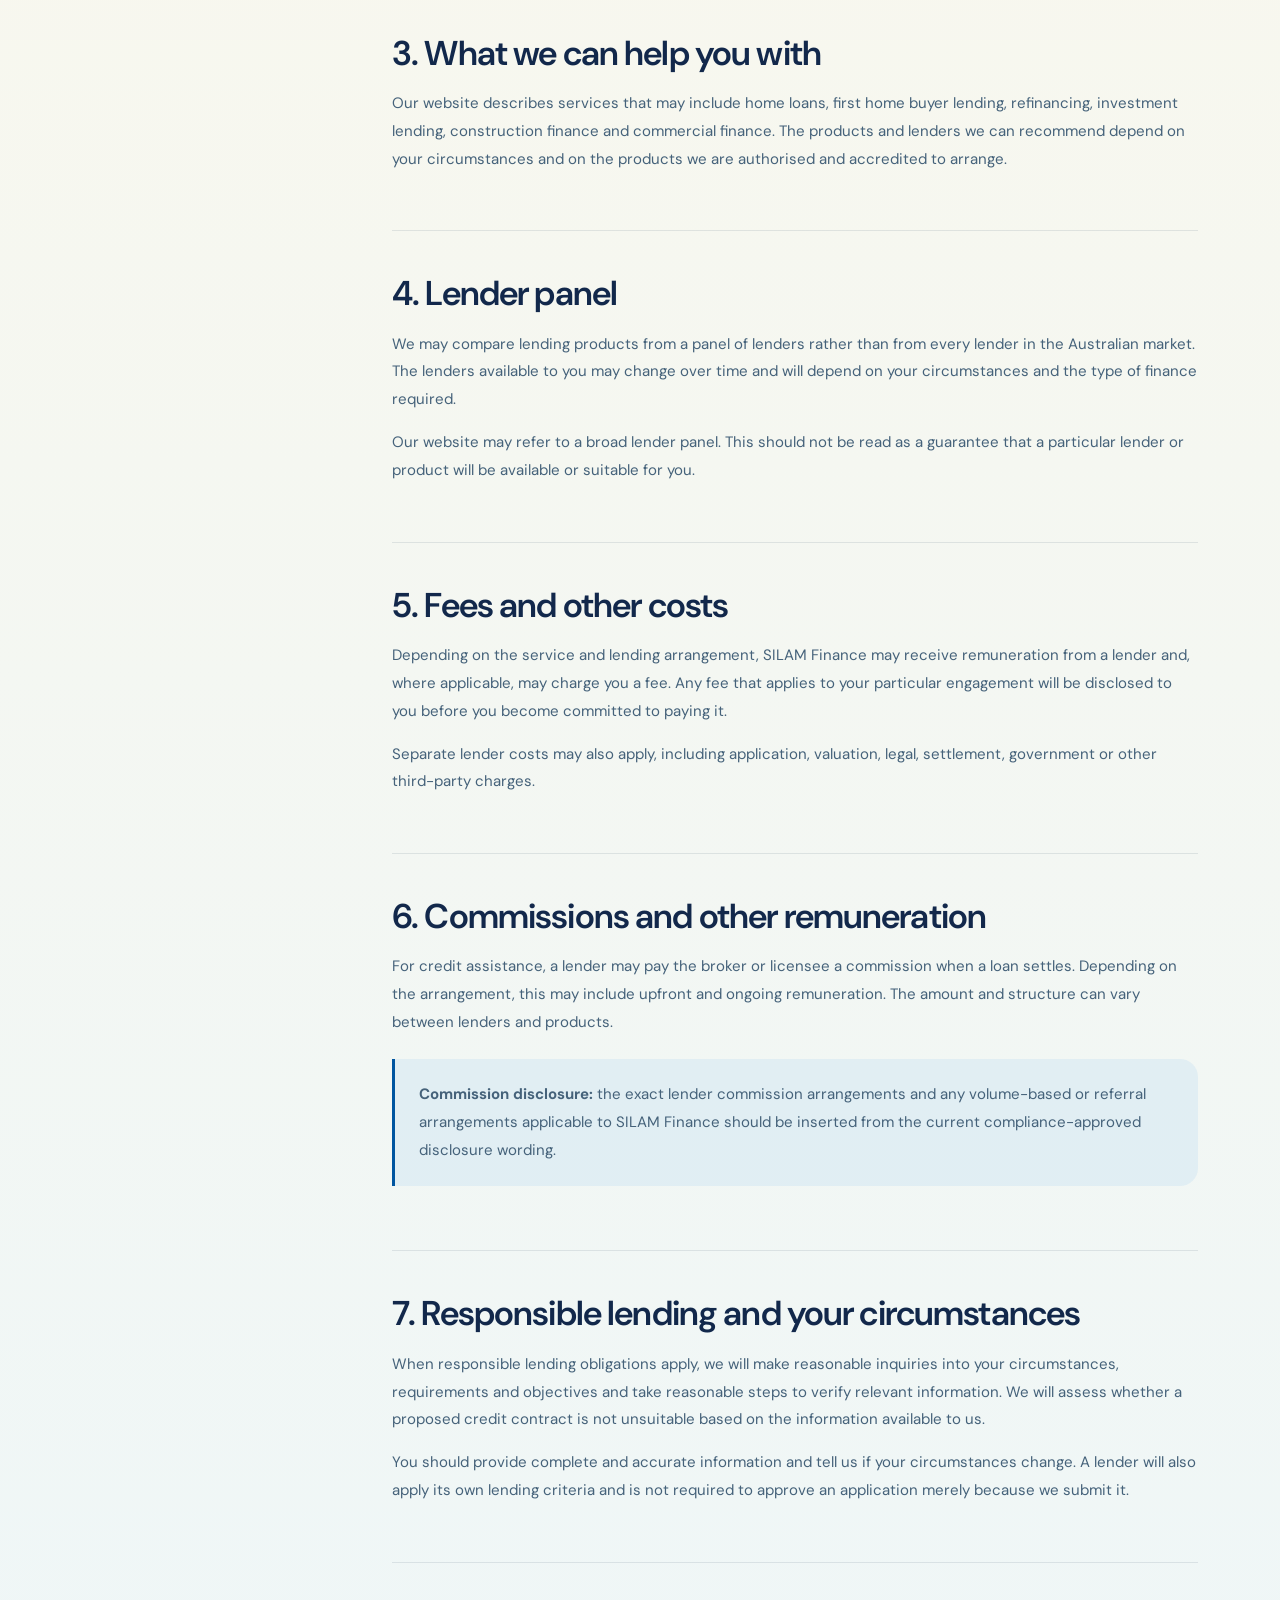
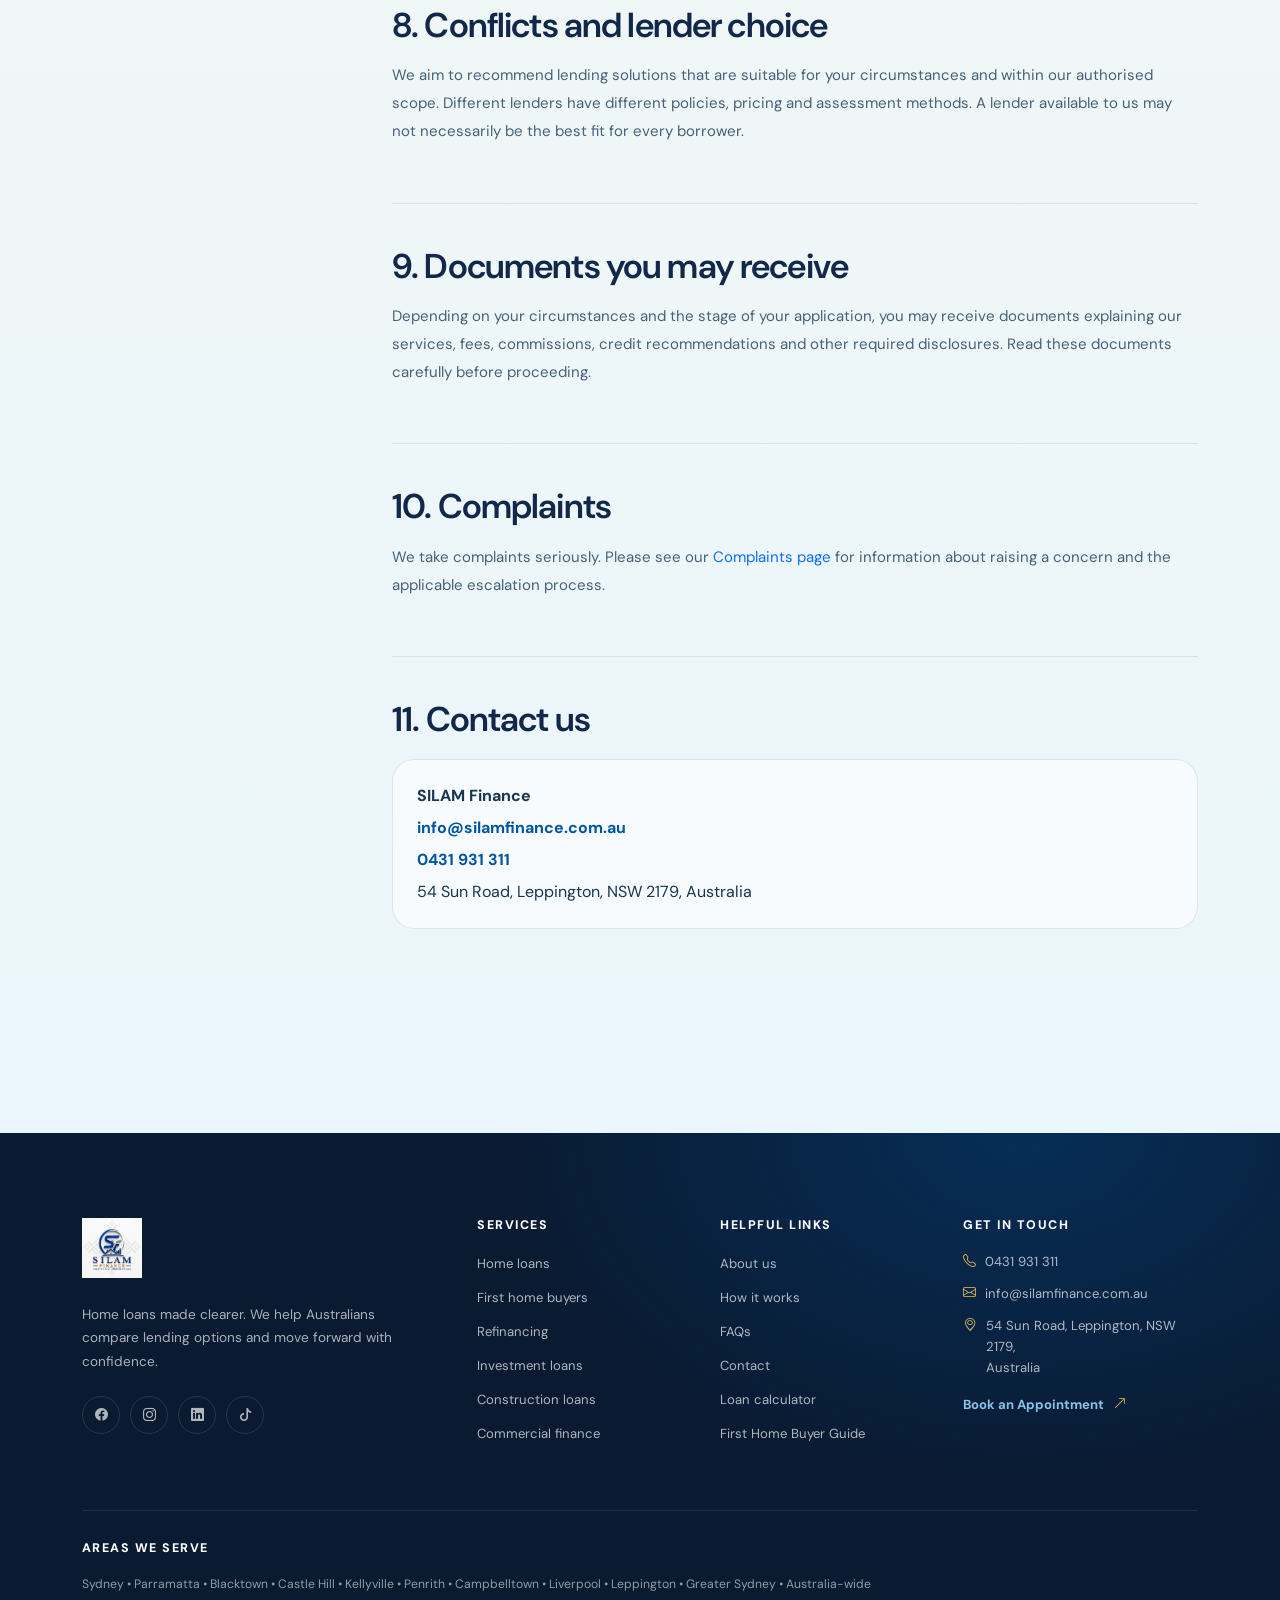
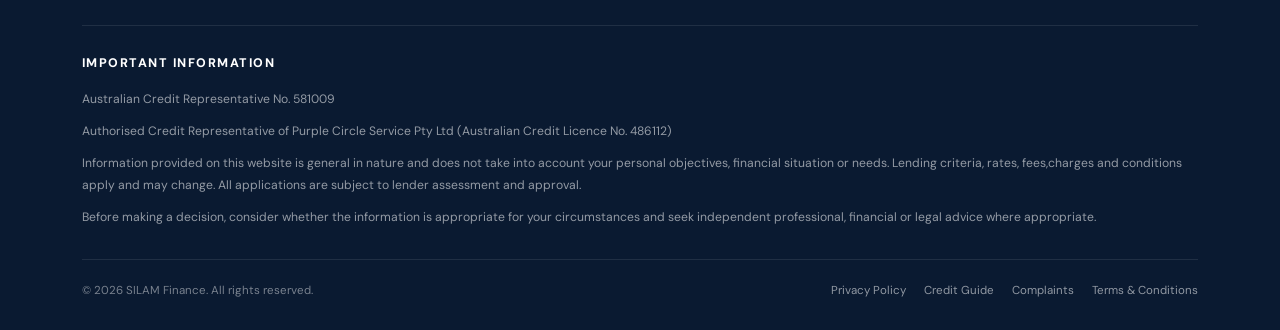
<file: credit-guide.html>
<!doctype html>
<html lang="en">
    <head>
        <meta charset="utf-8">
        <meta name="viewport" content="width=device-width, initial-scale=1">
        <title>Credit-Guide | SILAM Finance </title>
        <link rel="icon" type="jpeg" href="Images/logo.jpeg">
        <link rel="preconnect" href="https://fonts.googleapis.com">
        <link rel="preconnect" href="https://fonts.gstatic.com" crossorigin>
        <link href="https://fonts.googleapis.com/css2?family=DM+Sans:wght@400;500;600;700&display=swap" rel="stylesheet">
        <link rel="stylesheet" href="https://cdn.jsdelivr.net/npm/bootstrap@5.3.3/dist/css/bootstrap.min.css">
        <link rel="stylesheet" href="https://cdn.jsdelivr.net/npm/bootstrap-icons@1.11.3/font/bootstrap-icons.css">
        <link rel="stylesheet" href="css/style.css">
        <link rel="stylesheet" href="css/site-chrome.css">
        <link rel="stylesheet" href="css/legal.css">
    </head>
    <body>
        <nav class="navbar navbar-expand-lg fixed-top custom-nav">
            <div class="container">
                <a class="navbar-brand" href="index.html" aria-label="SILAM Finance home">
                    <img src="Images/logo.jpeg" alt="SILAM Finance" class="navbar-logo"></a>
                    <button class="navbar-toggler" type="button" data-bs-toggle="collapse" data-bs-target="#menu" aria-controls="menu" aria-expanded="false" aria-label="Toggle navigation"><i class="bi bi-list"></i></button>
                    <div class="collapse navbar-collapse" id="menu">
                        <ul class="navbar-nav ms-auto align-items-lg-center">
                            <li class="nav-item"><a class="nav-link" href="index.html#home">Home</a></li>
                            <li class="nav-item"><a class="nav-link" href="index.html#about">About</a></li>
                            <li class="nav-item"><a class="nav-link" href="index.html#services">Services</a></li>
                            <li class="nav-item"><a class="nav-link" href="index.html#process">How it works</a></li>
                            <li class="nav-item"><a class="nav-link" href="index.html#faq">FAQ</a></li>
                            <li class="nav-item"><a class="nav-link" href="guide.html">First home guide</a></li>
                            <li class="nav-item"><a class="nav-link" href="calculator.html">Loan Calculator</a></li>
                            <li class="nav-item ms-lg-3"><a href="appointment.html" class="custom-btn nav-cta">Book an Appointment</a></li>
                        </ul>
                    </div>
                </div>
            </nav>
<main class="legal-page">
    <header class="legal-hero"><div class="container">
        <p class="section-label">SILAM FINANCE</p>
        <h1>Credit guidance, made <span>clear.</span></h1>
        <p class="legal-intro">This Credit Guide explains who we are, the credit services we provide, how we may be paid, and where you can go if you have a complaint.</p>
        <div class="legal-meta">
            <i class="bi bi-shield-check"></i> Last updated: 28 August 2026
        </div>
    </div>
</header>
<div class="container">
    <div class="legal-layout">
        <aside class="legal-nav" aria-label="Credit Guide sections">
            <p class="legal-nav-title">ON THIS PAGE</p>
            <a href="#about">About this Credit Guide</a>
            <a href="#details">Business details</a>
            <a href="#services">Our services</a>
            <a href="#lenders">Lender panel</a>
            <a href="#fees">Fees and costs</a>
            <a href="#commission">Commissions</a>
            <a href="#assessment">Responsible lending</a>
            <a href="#conflicts">Conflicts</a>
            <a href="#documents">Documents</a>
            <a href="#complaints">Complaints</a>
            <a href="#contact">Contact</a>
        </aside>
        <article class="legal-content">
            <section class="legal-section" id="about">
                <h2>1. About this Credit Guide</h2>
                <p>This Credit Guide provides information about SILAM Finance, the credit services we provide, how we may be remunerated, and how you can make a complaint.</p>
                <div class="legal-callout warning">
                    <p><strong>Before publishing:</strong> replace the highlighted placeholders on this page with SILAM Finance’s exact legal entity name, Australian Credit Licence or credit representative details, aggregator/licensee details and verified dispute-resolution information. 
                        These details should come from your current licence and compliance documents.</p>
                </div>
            </section>
<section class="legal-section" id="details">
    <h2>2. Our business details</h2>
    <div class="legal-table-wrap">
        <table class="legal-table">
            <tr><th>Business name</th>
                <td>SILAM Finance</td></tr>
            <tr><th>Legal entity</th><td><span class="placeholder">[SILAM FINANCE]</span></td></tr>
            <tr><th>Australian Credit Licence / Representative number</th><td><span class="placeholder">[581009]</span></td></tr>
            <tr><th>Licence holder / credit licensee</th><td><span class="placeholder">[486112]</span></td></tr>
            <tr><th>ABN / ACN</th><td><span class="placeholder">[37700890955]</span></td></tr>
            <tr><th>Address</th><td>54 Sun Road, Leppington, NSW 2179, Australia</td></tr>
            <tr><th>Phone</th><td>0431 931 311</td></tr><tr><th>Email</th><td>info@silamfinance.com.au</td></tr>
        </table>
    </div>
</section>
<section class="legal-section" id="services"><h2>3. What we can help you with</h2><p>Our website describes services that may include home loans, first home buyer lending, refinancing, investment lending, construction finance and commercial finance. The products and lenders we can recommend depend on your circumstances and on the products we are authorised and accredited to arrange.</p></section>
<section class="legal-section" id="lenders"><h2>4. Lender panel</h2><p>We may compare lending products from a panel of lenders rather than from every lender in the Australian market. The lenders available to you may change over time and will depend on your circumstances and the type of finance required.</p><p>Our website may refer to a broad lender panel. This should not be read as a guarantee that a particular lender or product will be available or suitable for you.</p></section>
<section class="legal-section" id="fees"><h2>5. Fees and other costs</h2><p>Depending on the service and lending arrangement, SILAM Finance may receive remuneration from a lender and, where applicable, may charge you a fee. Any fee that applies to your particular engagement will be disclosed to you before you become committed to paying it.</p><p>Separate lender costs may also apply, including application, valuation, legal, settlement, government or other third-party charges.</p></section>
<section class="legal-section" id="commission"><h2>6. Commissions and other remuneration</h2><p>For credit assistance, a lender may pay the broker or licensee a commission when a loan settles. Depending on the arrangement, this may include upfront and ongoing remuneration. The amount and structure can vary between lenders and products.</p><div class="legal-callout"><p><strong>Commission disclosure:</strong> the exact lender commission arrangements and any volume-based or referral arrangements applicable to SILAM Finance should be inserted from the current compliance-approved disclosure wording.</p></div></section>
<section class="legal-section" id="assessment"><h2>7. Responsible lending and your circumstances</h2><p>When responsible lending obligations apply, we will make reasonable inquiries into your circumstances, requirements and objectives and take reasonable steps to verify relevant information. We will assess whether a proposed credit contract is not unsuitable based on the information available to us.</p><p>You should provide complete and accurate information and tell us if your circumstances change. A lender will also apply its own lending criteria and is not required to approve an application merely because we submit it.</p></section>
<section class="legal-section" id="conflicts"><h2>8. Conflicts and lender choice</h2><p>We aim to recommend lending solutions that are suitable for your circumstances and within our authorised scope. Different lenders have different policies, pricing and assessment methods. A lender available to us may not necessarily be the best fit for every borrower.</p></section>
<section class="legal-section" id="documents"><h2>9. Documents you may receive</h2><p>Depending on your circumstances and the stage of your application, you may receive documents explaining our services, fees, commissions, credit recommendations and other required disclosures. Read these documents carefully before proceeding.</p></section>
<section class="legal-section" id="complaints"><h2>10. Complaints</h2><p>We take complaints seriously. Please see our <a href="complaints.html">Complaints page</a> for information about raising a concern and the applicable escalation process.</p></section>
<section class="legal-section" id="contact"><h2>11. Contact us</h2><div class="legal-contact"><strong>SILAM Finance</strong><a href="mailto:info@silamfinance.com.au">info@silamfinance.com.au</a><a href="tel:0431931311">0431 931 311</a><span>54 Sun Road, Leppington, NSW 2179, Australia</span></div></section></article></div></div></main>


<footer class="site-footer"><div class="container">
    <div class="footer-top">
        <div class="footer-brand">
            <a class="footer-logo" href="index.html">
                <img src="Images/logo.jpeg" alt="SILAM Finance Logo" class="footer-logo-img"></a>
                <p>Home loans made clearer. We help Australians compare lending options and move forward with confidence.</p>
                <div class="footer-socials">
                    <a href="https://www.facebook.com/people/Silam-Finance/61592530485853/" aria-label="Facebook"><i class="bi bi-facebook"></i></a>
                        <a href="#" aria-label="Instagram"><i class="bi bi-instagram"></i></a>
                            <a href="#" aria-label="LinkedIn"><i class="bi bi-linkedin"></i></a>
                                <a href="https://www.tiktok.com/@silamfinance" aria-label="TikTok"><i class="bi bi-tiktok"></i></a>
                            </div>
                        </div>
                        <div class="footer-column">
                            <h4>Services</h4>
                            <ul><li><a href="appointment.html">Home loans</a></li>
                                <li><a href="appointment.html">First home buyers</a></li>
                                <li><a href="appointment.html">Refinancing</a></li>
                                <li><a href="appointment.html">Investment loans</a></li>
                                <li><a href="appointment.html">Construction loans</a></li>
                                <li><a href="appointment.html">Commercial finance</a></li>
                            </ul>
                        </div>
                        <div class="footer-column">
                            <h4>Helpful links</h4>
                            <ul><li><a href="index.html#about">About us</a></li>
                                <li><a href="index.html#process">How it works</a></li>
                                <li><a href="index.html#faq">FAQs</a></li>
                                <li><a href="appointment.html">Contact</a></li>
                                <li><a href="calculator.html">Loan calculator</a></li>
                                <li><a href="guide.html">First Home Buyer Guide</a></li>
                            </ul></div>
                            <div class="footer-column footer-contact">
                                <h4>Get in touch</h4>
                                <a href="tel:0431931311"><i class="bi bi-telephone"></i> 0431 931 311</a>
                                <a href="mailto:info@silamfinance.com.au"><i class="bi bi-envelope"></i> info@silamfinance.com.au</a>
                                <div class="footer-address">
                                    <i class="bi bi-geo-alt"></i><span>54 Sun Road, Leppington, NSW 2179,<br>Australia</span>
                                </div>
                                <a href="appointment.html" class="footer-cta">Book an Appointment <i class="bi bi-arrow-up-right"></i></a>
                            </div>
                        </div>
<div class="footer-areas">
    <h4>Areas we serve</h4>
    <p>Sydney • Parramatta • Blacktown • Castle Hill • Kellyville • Penrith • Campbelltown • Liverpool • Leppington • Greater Sydney • Australia-wide</p>
</div>
<div class="footer-disclaimer">
    <h4>Important information</h4>
    <p>Australian Credit Representative No. 581009</p>
    <p>Authorised Credit Representative of Purple Circle Service Pty Ltd (Australian Credit Licence No. 486112)</p>
    <p>Information provided on this website is general in nature and does not take into account your personal objectives, financial situation or needs. Lending criteria, rates, fees,charges and conditions apply and may change. All applications are subject to lender assessment and approval.</p>
    <p>Before making a decision, consider whether the information is appropriate for your circumstances and seek independent professional, financial or legal advice where appropriate.</p>
</div>
<div class="footer-bottom">
    <p>© <span id="year"></span> SILAM Finance. All rights reserved.</p>
    <div>
        <a href="privacy.html">Privacy Policy</a>
        <a href="credit-guide.html">Credit Guide</a>
        <a href="complaints.html">Complaints</a>
        <a href="terms.html">Terms &amp; Conditions</a>
    </div>
</div>
</div>
</footer>
<button class="scroll-top" id="scrollTop" type="button" aria-label="Back to top"><i class="bi bi-arrow-up"></i></button>
<script src="https://cdn.jsdelivr.net/npm/bootstrap@5.3.3/dist/js/bootstrap.bundle.min.js"></script><script src="scripts/script.js"></script>
</body></html>
</file>
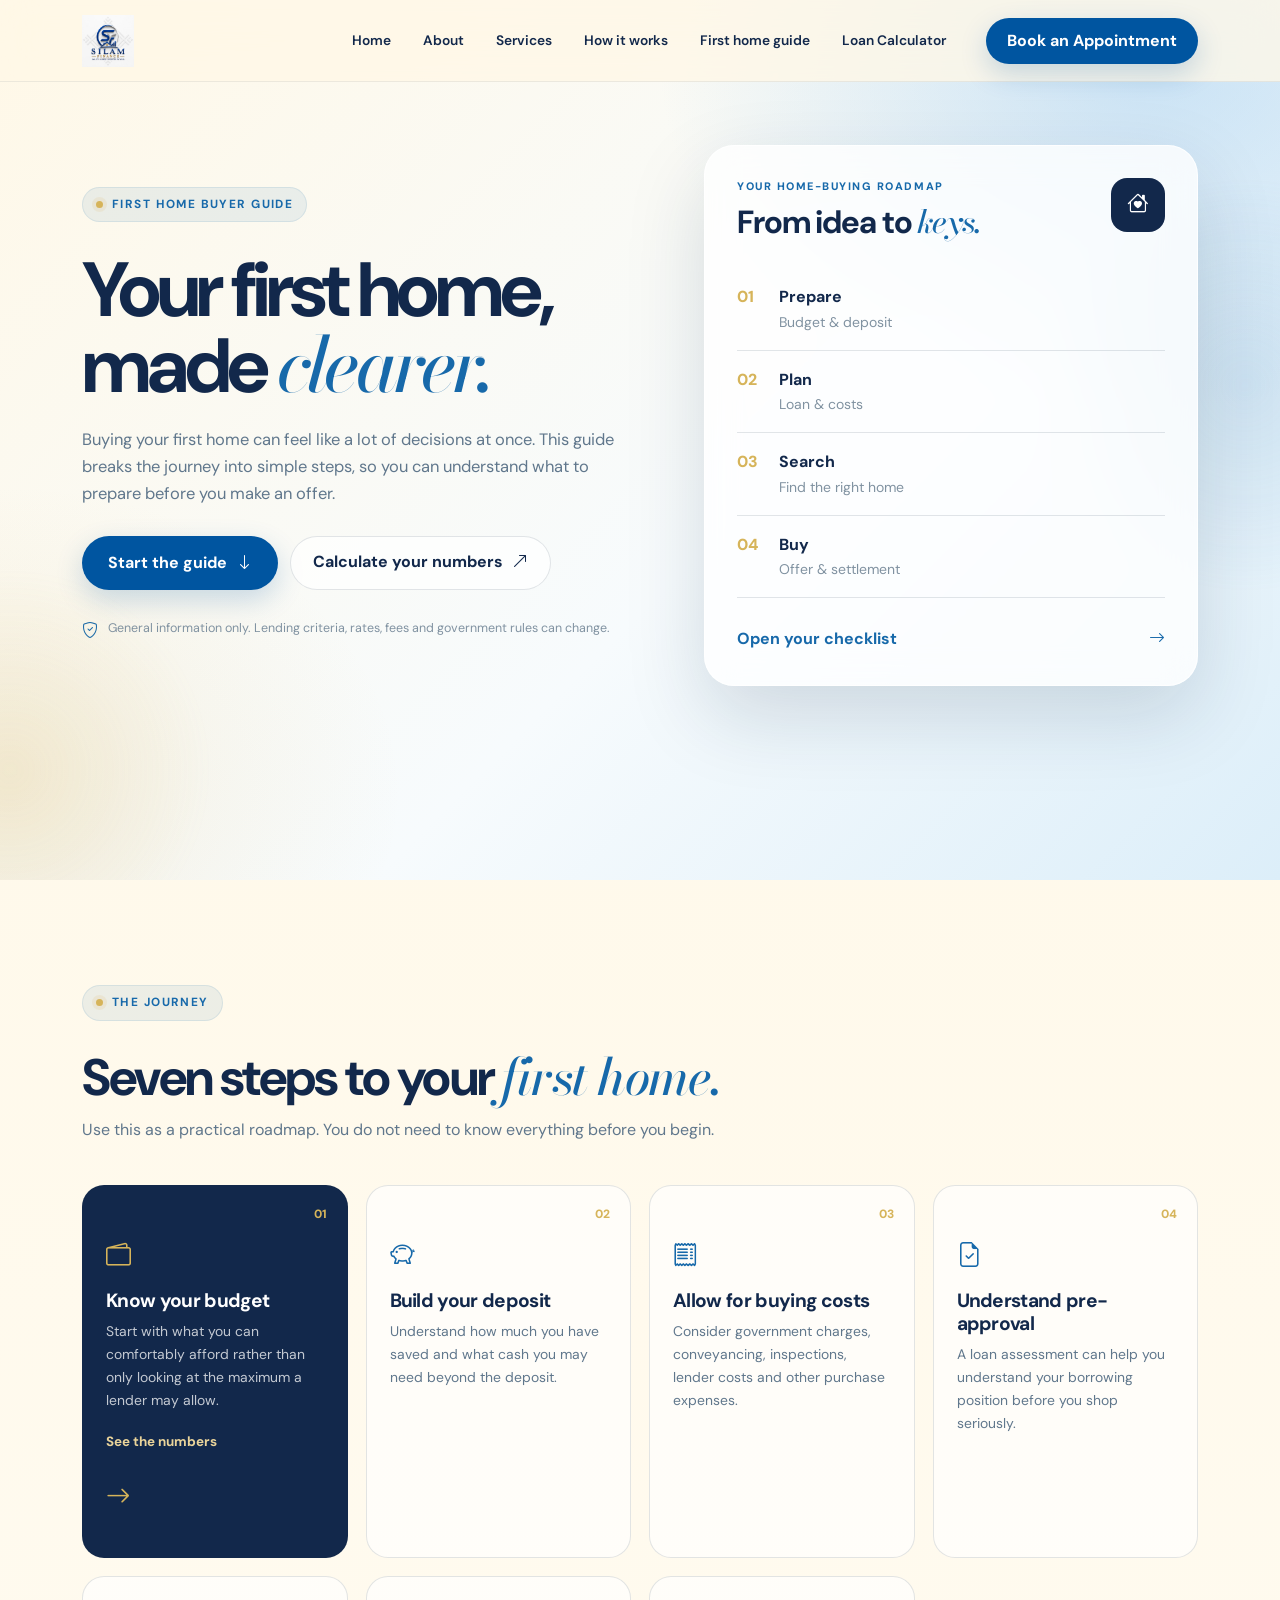
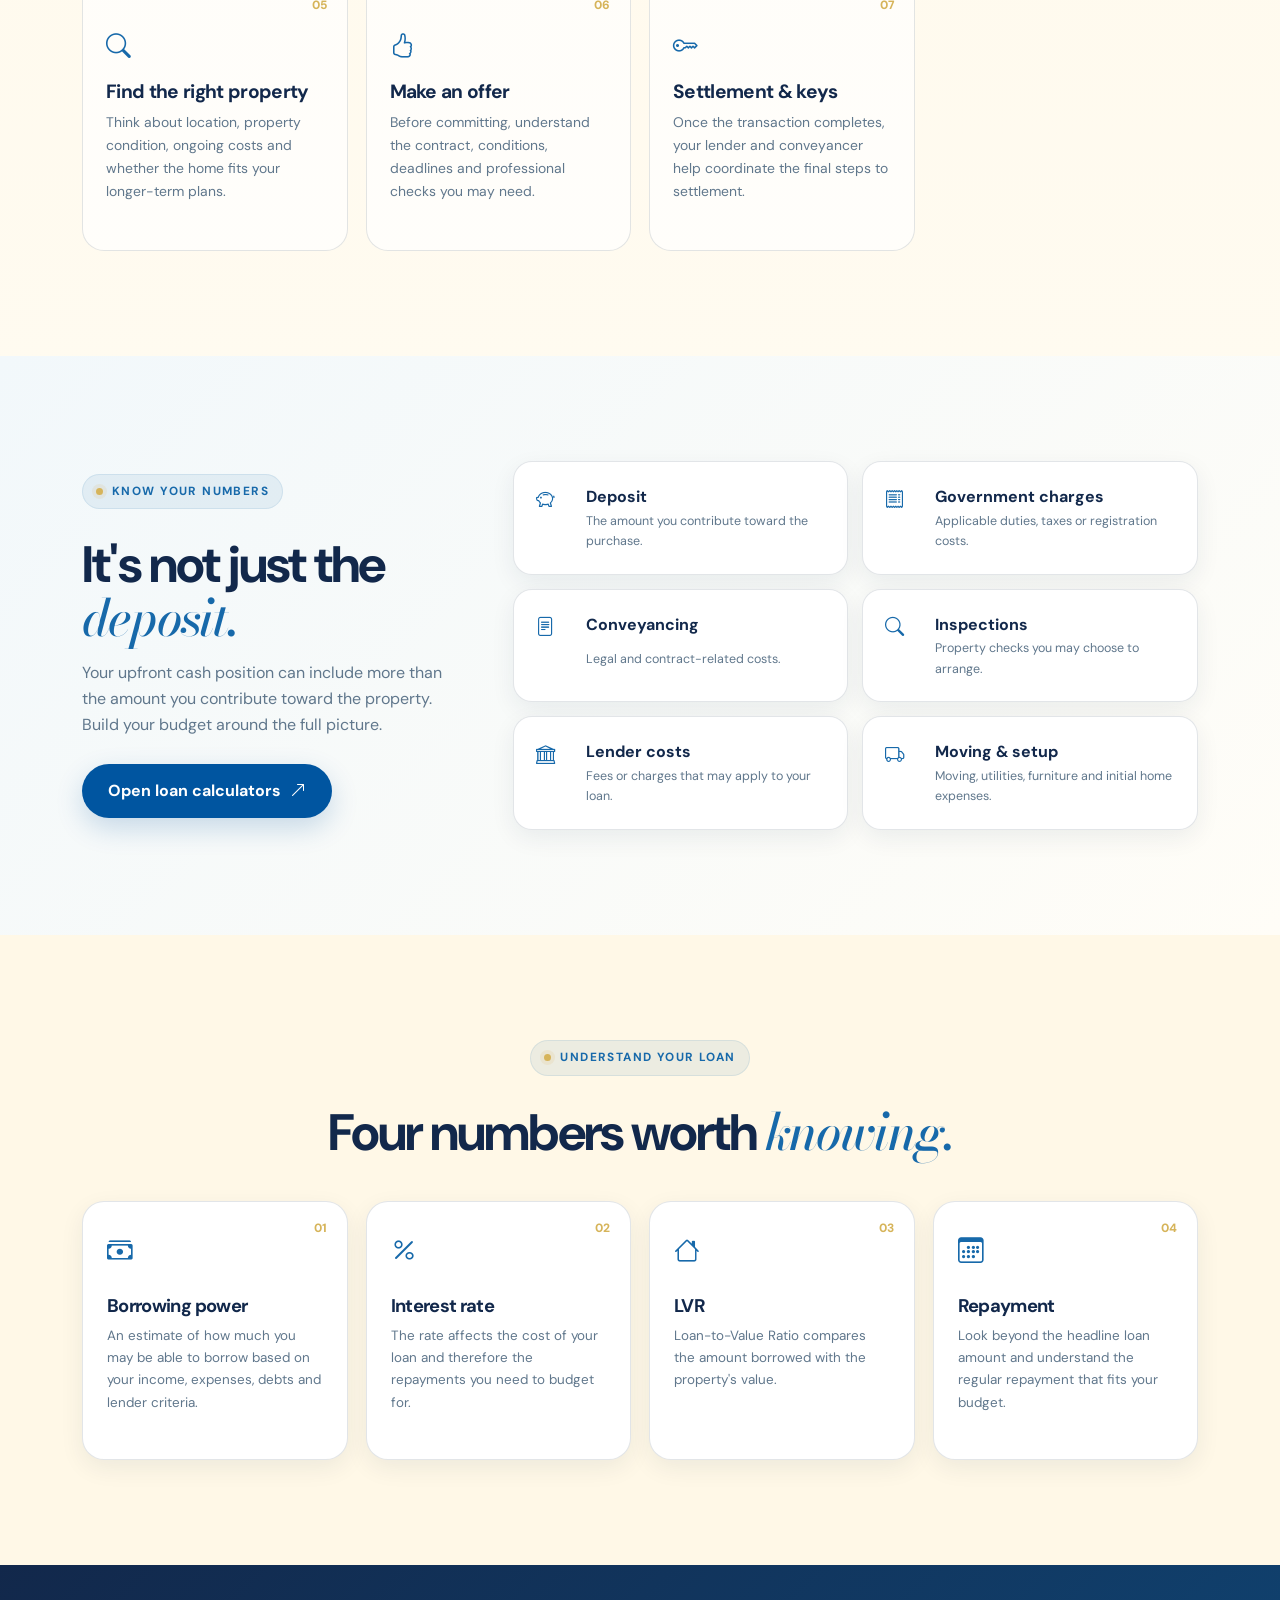
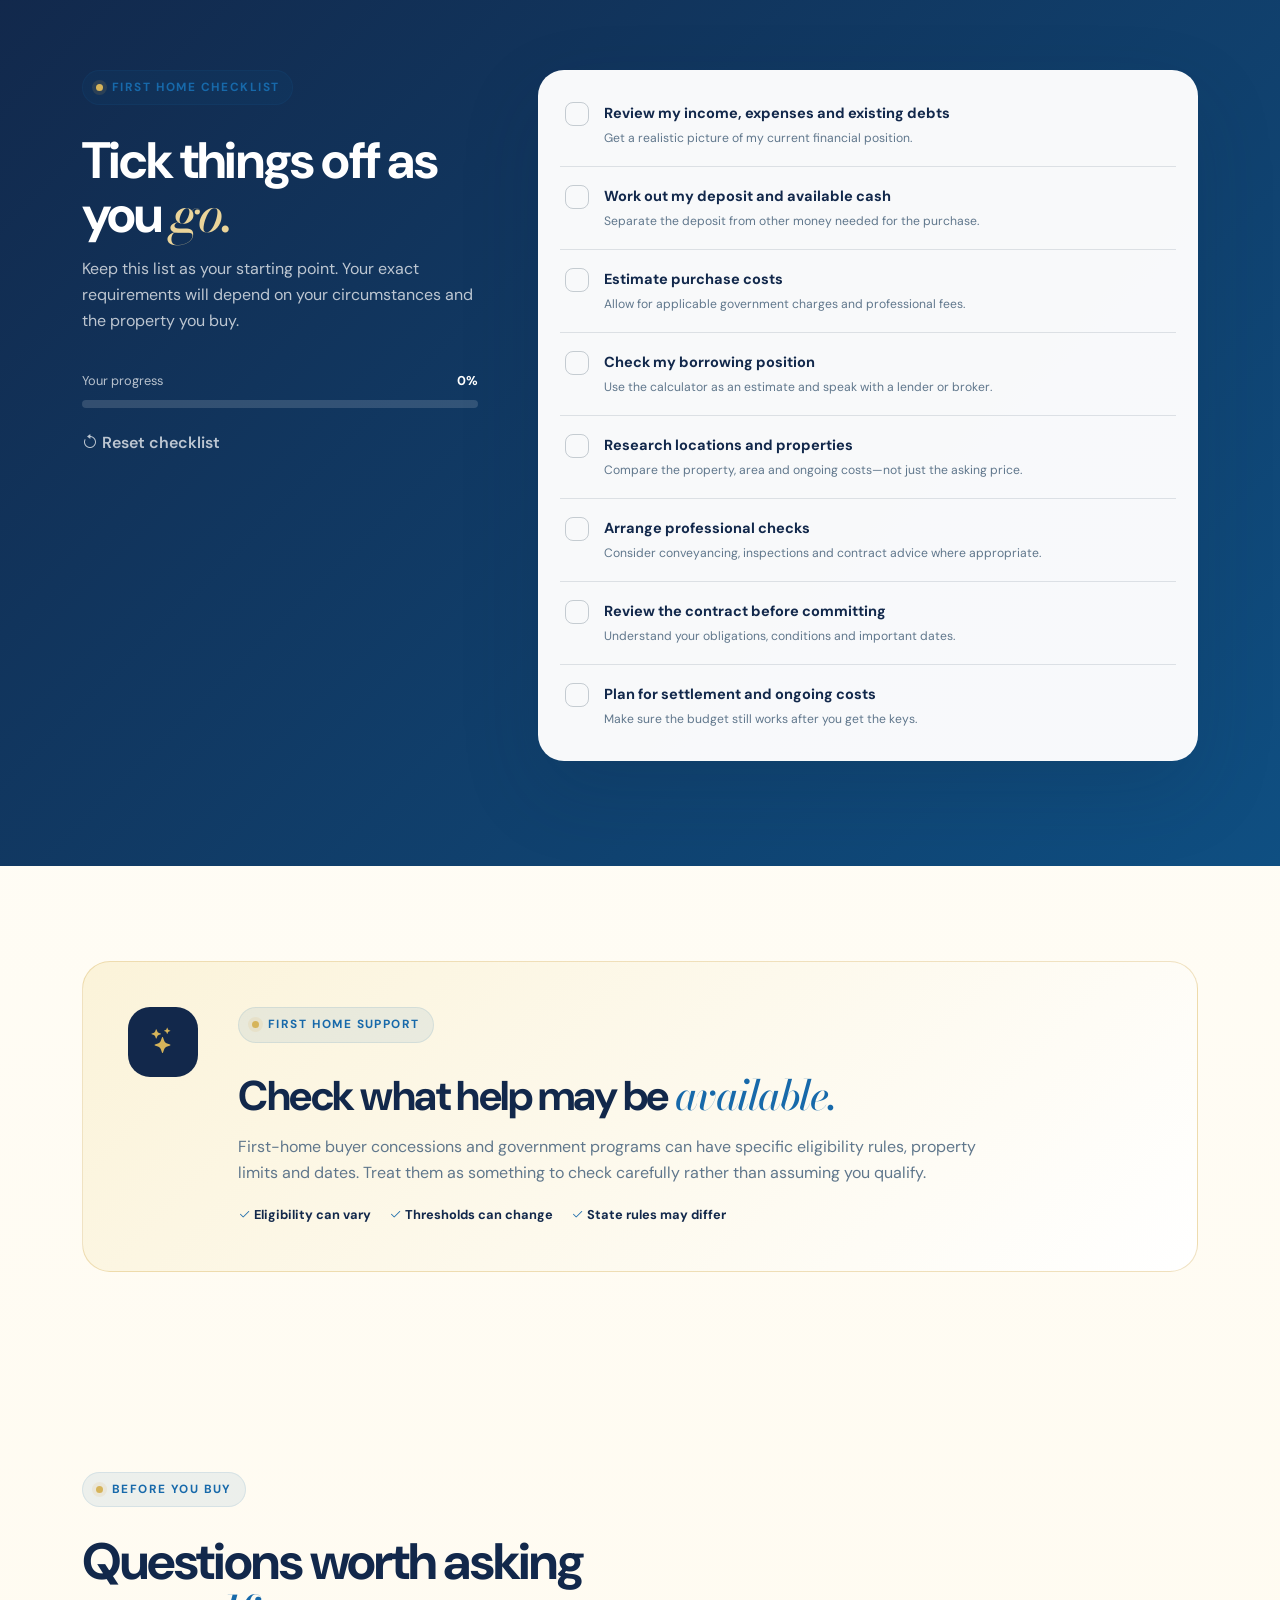
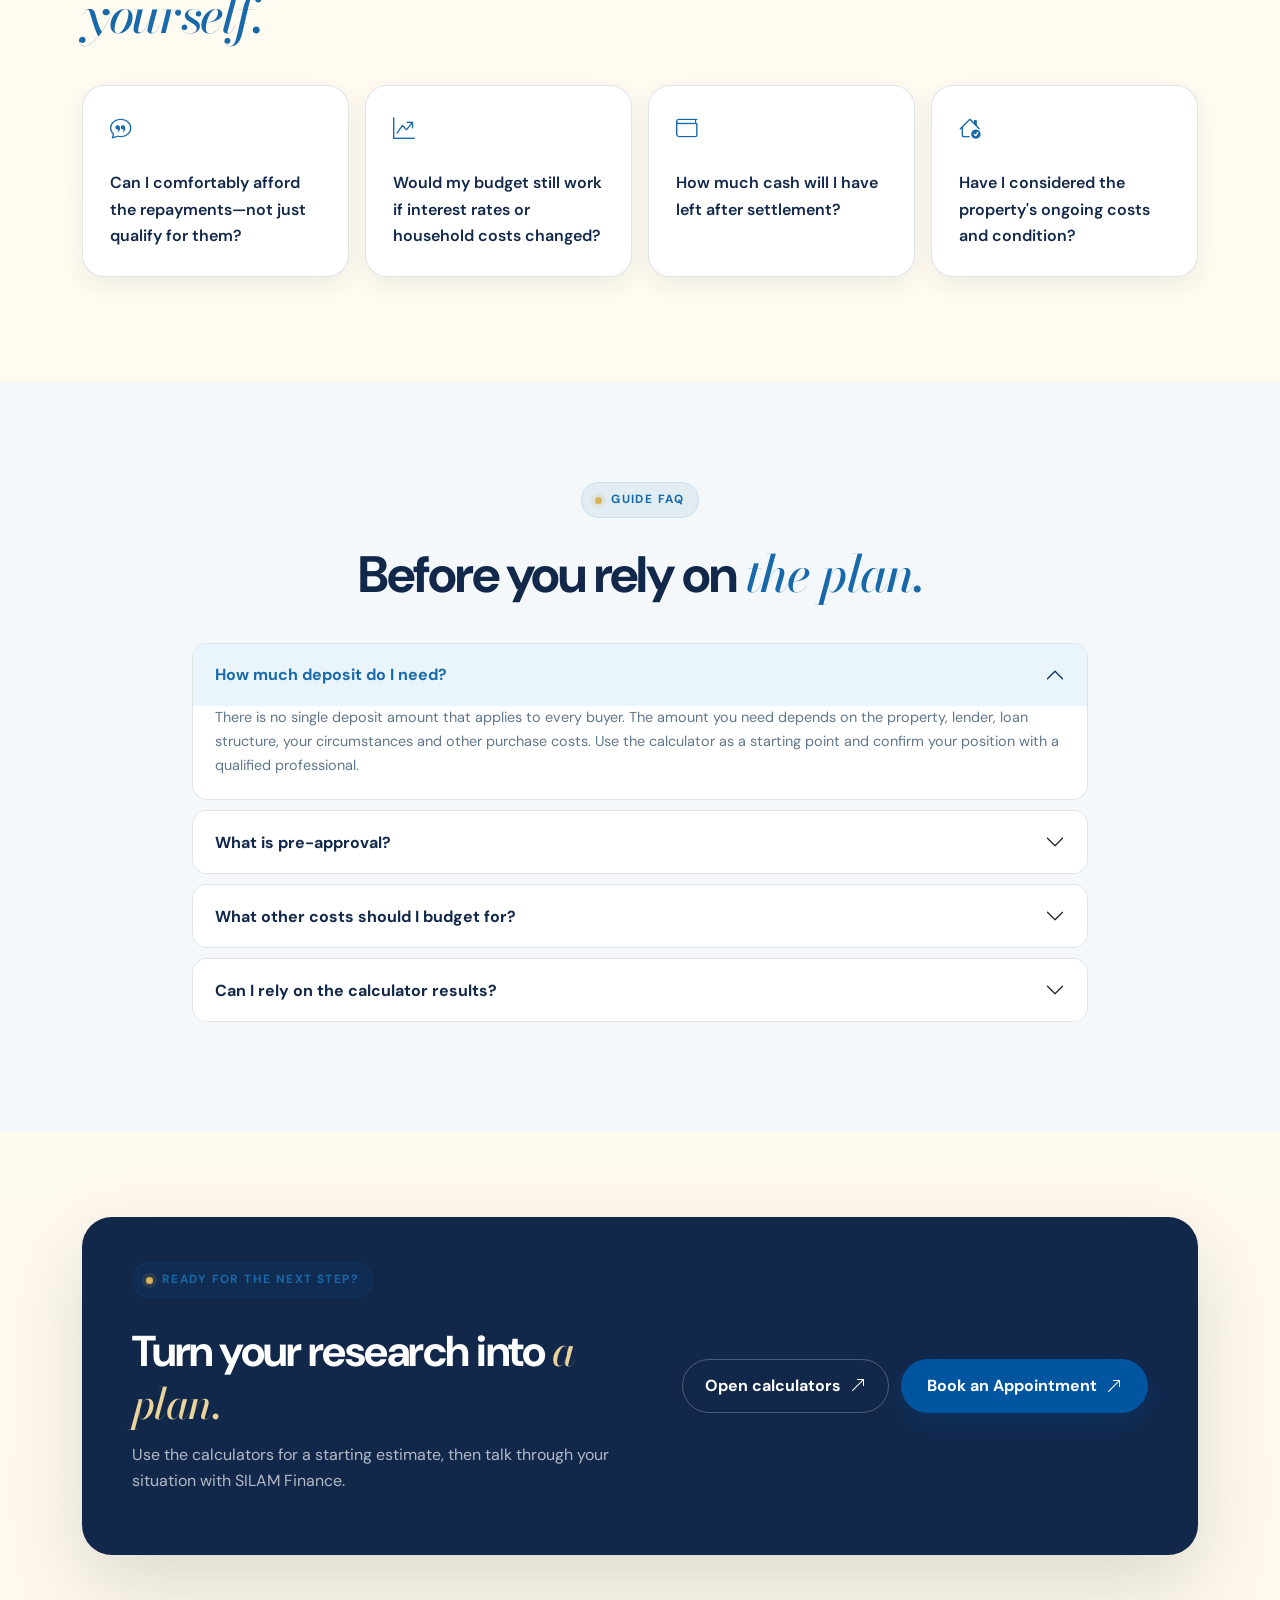
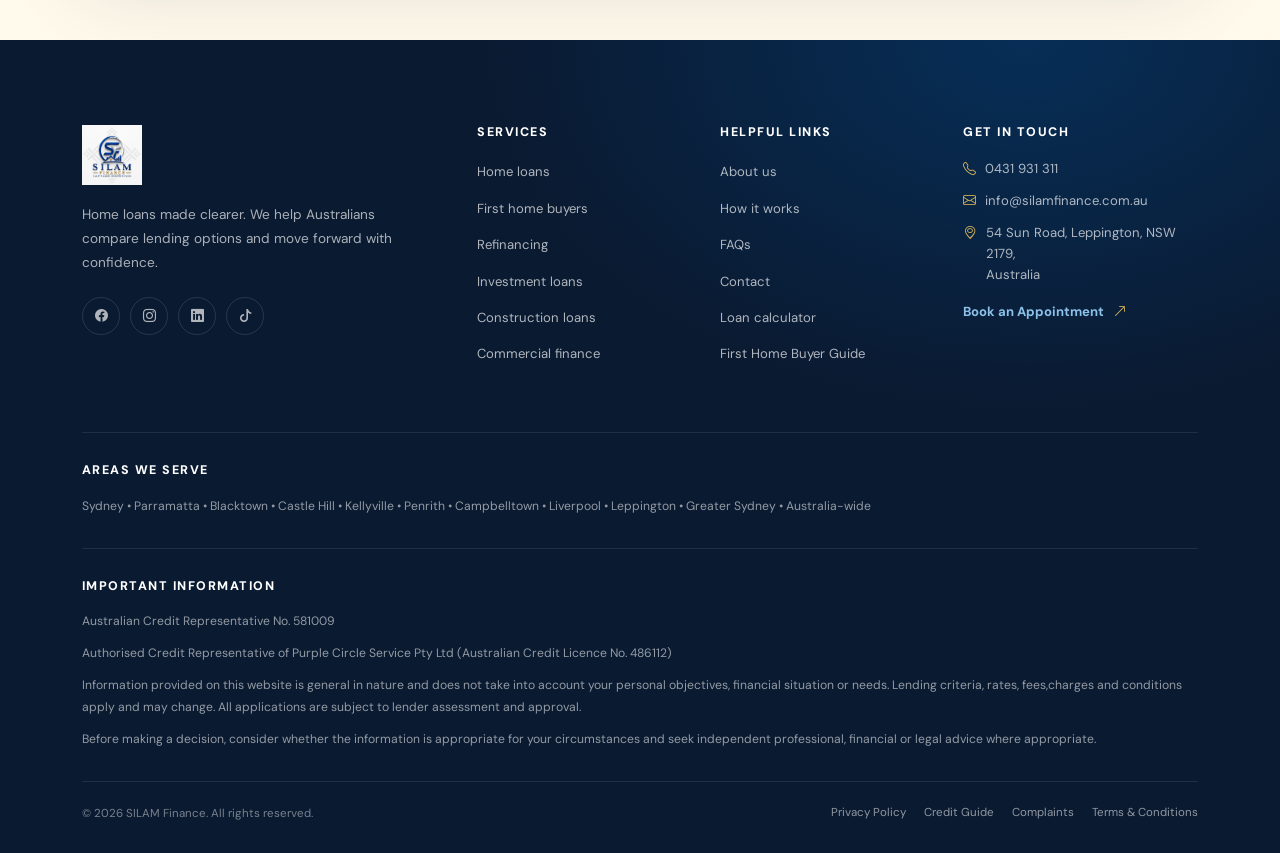
<file: guide.html>
<!doctype html>
<html lang="en">
<head>
  <meta charset="utf-8">
  <meta name="viewport" content="width=device-width, initial-scale=1">
  <meta name="description" content="A practical first home buyer guide from SILAM Finance. Understand your budget, deposit, buying costs, loan, property search and settlement.">
  <title>First Home Buyer Guide | SILAM Finance</title>
  <link rel="icon" type="jpeg" href="Images/logo.jpeg">
  <link rel="preconnect" href="https://fonts.googleapis.com">
  <link rel="preconnect" href="https://fonts.gstatic.com" crossorigin>
  <link href="https://fonts.googleapis.com/css2?family=DM+Sans:wght@400;500;600;700&family=Bodoni+Moda:ital,wght@0,500;1,500&display=swap" rel="stylesheet">
  <link rel="stylesheet" href="https://cdn.jsdelivr.net/npm/bootstrap@5.3.3/dist/css/bootstrap.min.css">
  <link rel="stylesheet" href="https://cdn.jsdelivr.net/npm/bootstrap-icons@1.11.3/font/bootstrap-icons.css">
  <link rel="stylesheet" href="css/guide.css">
  <link rel="stylesheet" href="css/site-chrome.css">
</head>

<body class="guide-page">


<nav class="navbar navbar-expand-lg fixed-top custom-nav">
  <div class="container">
    <a class="navbar-brand" href="index.html" aria-label="SILAM Finance home">
      <img src="Images/logo.jpeg" alt="SILAM Finance" class="site-logo">
    </a>
    <button class="navbar-toggler" type="button" data-bs-toggle="collapse" data-bs-target="#guideMenu" aria-label="Toggle navigation">
      <i class="bi bi-list"></i>
    </button>
    <div class="collapse navbar-collapse" id="guideMenu">
      <ul class="navbar-nav ms-auto align-items-lg-center">
        <li class="nav-item"><a class="nav-link" href="index.html#home">Home</a></li>
        <li class="nav-item"><a class="nav-link" href="index.html#about">About</a></li>
        <li class="nav-item"><a class="nav-link" href="index.html#services">Services</a></li>
        <li class="nav-item"><a class="nav-link" href="index.html#process">How it works</a></li>
        <li class="nav-item"><a class="nav-link" href="guide.html">First home guide</a></li>
        <li class="nav-item"><a class="nav-link" href="calculator.html">Loan Calculator</a></li>
        <li class="nav-item ms-lg-3"><a href="appointment.html" class="custom-btn nav-cta">Book an Appointment</a></li>
      </ul>
    </div>
  </div>
</nav>

<main>
  <section class="guide-hero">
    <div class="hero-orb orb-one"></div>
    <div class="hero-orb orb-two"></div>
    <div class="container">
      <div class="hero-grid">
        <div class="hero-copy">
          <p class="section-label">FIRST HOME BUYER GUIDE</p>
          <h1>Your first home, made <span>clearer.</span></h1>
          <p class="hero-lead">Buying your first home can feel like a lot of decisions at once. This guide breaks the journey into simple steps, so you can understand what to prepare before you make an offer.</p>
          <div class="hero-actions">
            <a href="#journey" class="custom-btn custom-btn-lg">Start the guide <i class="bi bi-arrow-down"></i></a>
            <a href="calculator.html" class="secondary-btn">Calculate your numbers <i class="bi bi-arrow-up-right"></i></a>
          </div>
          <div class="hero-note"><i class="bi bi-shield-check"></i><span>General information only. Lending criteria, rates, fees and government rules can change.</span></div>
        </div>

        <div class="hero-card">
          <div class="hero-card-top">
            <div>
              <p class="mini-label">YOUR HOME-BUYING ROADMAP</p>
              <h2>From idea to <em>keys.</em></h2>
            </div>
            <div class="road-icon"><i class="bi bi-house-heart"></i></div>
          </div>
          <div class="roadmap-mini">
            <div><span>01</span><strong>Prepare</strong><small>Budget & deposit</small></div>
            <div><span>02</span><strong>Plan</strong><small>Loan & costs</small></div>
            <div><span>03</span><strong>Search</strong><small>Find the right home</small></div>
            <div><span>04</span><strong>Buy</strong><small>Offer & settlement</small></div>
          </div>
          <a href="#checklist" class="card-link">Open your checklist <i class="bi bi-arrow-right"></i></a>
        </div>
      </div>
    </div>
  </section>

  <section class="journey-section" id="journey">
    <div class="container">
      <div class="section-heading">
        <p class="section-label">THE JOURNEY</p>
        <h2>Seven steps to your <span>first home.</span></h2>
        <p>Use this as a practical roadmap. You do not need to know everything before you begin.</p>
      </div>

      <div class="journey-grid">
        <article class="journey-card featured"><div class="step-number">01</div><i class="bi bi-wallet2"></i><h3>Know your budget</h3><p>Start with what you can comfortably afford rather than only looking at the maximum a lender may allow.</p><a href="#numbers">See the numbers <i class="bi bi-arrow-right"></i></a></article>
        <article class="journey-card"><div class="step-number">02</div><i class="bi bi-piggy-bank"></i><h3>Build your deposit</h3><p>Understand how much you have saved and what cash you may need beyond the deposit.</p></article>
        <article class="journey-card"><div class="step-number">03</div><i class="bi bi-receipt"></i><h3>Allow for buying costs</h3><p>Consider government charges, conveyancing, inspections, lender costs and other purchase expenses.</p></article>
        <article class="journey-card"><div class="step-number">04</div><i class="bi bi-file-earmark-check"></i><h3>Understand pre-approval</h3><p>A loan assessment can help you understand your borrowing position before you shop seriously.</p></article>
        <article class="journey-card"><div class="step-number">05</div><i class="bi bi-search"></i><h3>Find the right property</h3><p>Think about location, property condition, ongoing costs and whether the home fits your longer-term plans.</p></article>
        <article class="journey-card"><div class="step-number">06</div><i class="bi bi-hand-thumbs-up"></i><h3>Make an offer</h3><p>Before committing, understand the contract, conditions, deadlines and professional checks you may need.</p></article>
        <article class="journey-card"><div class="step-number">07</div><i class="bi bi-key"></i><h3>Settlement & keys</h3><p>Once the transaction completes, your lender and conveyancer help coordinate the final steps to settlement.</p></article>
      </div>
    </div>
  </section>

  <section class="numbers-section" id="numbers">
    <div class="container">
      <div class="numbers-shell">
        <div class="numbers-copy">
          <p class="section-label">KNOW YOUR NUMBERS</p>
          <h2>It's not just the <span>deposit.</span></h2>
          <p>Your upfront cash position can include more than the amount you contribute toward the property. Build your budget around the full picture.</p>
          <a href="calculator.html" class="custom-btn custom-btn-lg">Open loan calculators <i class="bi bi-arrow-up-right"></i></a>
        </div>
        <div class="cost-grid">
          <div class="cost-card"><i class="bi bi-piggy-bank"></i><strong>Deposit</strong><span>The amount you contribute toward the purchase.</span></div>
          <div class="cost-card"><i class="bi bi-receipt"></i><strong>Government charges</strong><span>Applicable duties, taxes or registration costs.</span></div>
          <div class="cost-card"><i class="bi bi-file-text"></i><strong>Conveyancing</strong><span>Legal and contract-related costs.</span></div>
          <div class="cost-card"><i class="bi bi-search"></i><strong>Inspections</strong><span>Property checks you may choose to arrange.</span></div>
          <div class="cost-card"><i class="bi bi-bank"></i><strong>Lender costs</strong><span>Fees or charges that may apply to your loan.</span></div>
          <div class="cost-card"><i class="bi bi-truck"></i><strong>Moving & setup</strong><span>Moving, utilities, furniture and initial home expenses.</span></div>
        </div>
      </div>
    </div>
  </section>

  <section class="loan-section">
    <div class="container">
      <div class="section-heading centered">
        <p class="section-label">UNDERSTAND YOUR LOAN</p>
        <h2>Four numbers worth <span>knowing.</span></h2>
      </div>
      <div class="loan-grid">
        <article class="loan-card"><span>01</span><i class="bi bi-cash-stack"></i><h3>Borrowing power</h3><p>An estimate of how much you may be able to borrow based on your income, expenses, debts and lender criteria.</p></article>
        <article class="loan-card"><span>02</span><i class="bi bi-percent"></i><h3>Interest rate</h3><p>The rate affects the cost of your loan and therefore the repayments you need to budget for.</p></article>
        <article class="loan-card"><span>03</span><i class="bi bi-house"></i><h3>LVR</h3><p>Loan-to-Value Ratio compares the amount borrowed with the property's value.</p></article>
        <article class="loan-card"><span>04</span><i class="bi bi-calendar3"></i><h3>Repayment</h3><p>Look beyond the headline loan amount and understand the regular repayment that fits your budget.</p></article>
      </div>
    </div>
  </section>

  <section class="checklist-section" id="checklist">
    <div class="container">
      <div class="checklist-layout">
        <div class="checklist-intro">
          <p class="section-label">FIRST HOME CHECKLIST</p>
          <h2>Tick things off as you <span>go.</span></h2>
          <p>Keep this list as your starting point. Your exact requirements will depend on your circumstances and the property you buy.</p>
          <div class="progress-wrap">
            <div class="progress-top"><span>Your progress</span><strong id="progressText">0%</strong></div>
            <div class="progress-track"><div id="progressBar"></div></div>
          </div>
          <button class="reset-btn" id="resetChecklist" type="button"><i class="bi bi-arrow-counterclockwise"></i> Reset checklist</button>
        </div>

        <div class="checklist-card">
          <label class="check-item"><input type="checkbox"><span class="check-box"><i class="bi bi-check"></i></span><span><strong>Review my income, expenses and existing debts</strong><small>Get a realistic picture of my current financial position.</small></span></label>
          <label class="check-item"><input type="checkbox"><span class="check-box"><i class="bi bi-check"></i></span><span><strong>Work out my deposit and available cash</strong><small>Separate the deposit from other money needed for the purchase.</small></span></label>
          <label class="check-item"><input type="checkbox"><span class="check-box"><i class="bi bi-check"></i></span><span><strong>Estimate purchase costs</strong><small>Allow for applicable government charges and professional fees.</small></span></label>
          <label class="check-item"><input type="checkbox"><span class="check-box"><i class="bi bi-check"></i></span><span><strong>Check my borrowing position</strong><small>Use the calculator as an estimate and speak with a lender or broker.</small></span></label>
          <label class="check-item"><input type="checkbox"><span class="check-box"><i class="bi bi-check"></i></span><span><strong>Research locations and properties</strong><small>Compare the property, area and ongoing costs—not just the asking price.</small></span></label>
          <label class="check-item"><input type="checkbox"><span class="check-box"><i class="bi bi-check"></i></span><span><strong>Arrange professional checks</strong><small>Consider conveyancing, inspections and contract advice where appropriate.</small></span></label>
          <label class="check-item"><input type="checkbox"><span class="check-box"><i class="bi bi-check"></i></span><span><strong>Review the contract before committing</strong><small>Understand your obligations, conditions and important dates.</small></span></label>
          <label class="check-item"><input type="checkbox"><span class="check-box"><i class="bi bi-check"></i></span><span><strong>Plan for settlement and ongoing costs</strong><small>Make sure the budget still works after you get the keys.</small></span></label>
        </div>
      </div>
    </div>
  </section>

  <section class="assistance-section">
    <div class="container">
      <div class="assistance-box">
        <div class="assistance-icon"><i class="bi bi-stars"></i></div>
        <div>
          <p class="section-label">FIRST HOME SUPPORT</p>
          <h2>Check what help may be <span>available.</span></h2>
          <p>First-home buyer concessions and government programs can have specific eligibility rules, property limits and dates. Treat them as something to check carefully rather than assuming you qualify.</p>
          <div class="info-points">
            <span><i class="bi bi-check2"></i> Eligibility can vary</span>
            <span><i class="bi bi-check2"></i> Thresholds can change</span>
            <span><i class="bi bi-check2"></i> State rules may differ</span>
          </div>
        </div>
      </div>
    </div>
  </section>

  <section class="questions-section">
    <div class="container">
      <div class="section-heading">
        <p class="section-label">BEFORE YOU BUY</p>
        <h2>Questions worth asking <span>yourself.</span></h2>
      </div>
      <div class="question-grid">
        <div class="question-card"><i class="bi bi-chat-quote"></i><p>Can I comfortably afford the repayments—not just qualify for them?</p></div>
        <div class="question-card"><i class="bi bi-graph-up-arrow"></i><p>Would my budget still work if interest rates or household costs changed?</p></div>
        <div class="question-card"><i class="bi bi-wallet"></i><p>How much cash will I have left after settlement?</p></div>
        <div class="question-card"><i class="bi bi-house-check"></i><p>Have I considered the property's ongoing costs and condition?</p></div>
      </div>
    </div>
  </section>

  <section class="faq-section">
    <div class="container faq-container">
      <div class="section-heading centered">
        <p class="section-label">GUIDE FAQ</p>
        <h2>Before you rely on <span>the plan.</span></h2>
      </div>
      <div class="accordion" id="guideFaq">
        <div class="accordion-item">
          <h3 class="accordion-header"><button class="accordion-button" type="button" data-bs-toggle="collapse" data-bs-target="#faq1">How much deposit do I need?</button></h3>
          <div id="faq1" class="accordion-collapse collapse show" data-bs-parent="#guideFaq"><div class="accordion-body">There is no single deposit amount that applies to every buyer. The amount you need depends on the property, lender, loan structure, your circumstances and other purchase costs. Use the calculator as a starting point and confirm your position with a qualified professional.</div></div>
        </div>
        <div class="accordion-item">
          <h3 class="accordion-header"><button class="accordion-button collapsed" type="button" data-bs-toggle="collapse" data-bs-target="#faq2">What is pre-approval?</button></h3>
          <div id="faq2" class="accordion-collapse collapse" data-bs-parent="#guideFaq"><div class="accordion-body">Pre-approval is an indication from a lender about your potential borrowing position, subject to the lender's assessment, conditions and final approval. It can help you understand a realistic price range before you shop.</div></div>
        </div>
        <div class="accordion-item">
          <h3 class="accordion-header"><button class="accordion-button collapsed" type="button" data-bs-toggle="collapse" data-bs-target="#faq3">What other costs should I budget for?</button></h3>
          <div id="faq3" class="accordion-collapse collapse" data-bs-parent="#guideFaq"><div class="accordion-body">Depending on the purchase, costs can include applicable government charges, conveyancing, inspections, registration, lender fees and moving or setup costs. The exact amounts depend on your circumstances and the property.</div></div>
        </div>
        <div class="accordion-item">
          <h3 class="accordion-header"><button class="accordion-button collapsed" type="button" data-bs-toggle="collapse" data-bs-target="#faq4">Can I rely on the calculator results?</button></h3>
          <div id="faq4" class="accordion-collapse collapse" data-bs-parent="#guideFaq"><div class="accordion-body">No calculator should be treated as a final approval or quote. Results are estimates and actual repayments, fees, government charges and eligibility can vary. Confirm important figures with the relevant lender, government authority or qualified professional.</div></div>
        </div>
      </div>
    </div>
  </section>

  <section class="guide-cta">
    <div class="container">
      <div class="cta-box">
        <div>
          <p class="section-label">READY FOR THE NEXT STEP?</p>
          <h2>Turn your research into <span>a plan.</span></h2>
          <p>Use the calculators for a starting estimate, then talk through your situation with SILAM Finance.</p>
        </div>
        <div class="cta-actions">
          <a href="calculator.html" class="secondary-btn light-btn">Open calculators <i class="bi bi-arrow-up-right"></i></a>
          <a href="appointment.html" class="custom-btn custom-btn-lg">Book an Appointment<i class="bi bi-arrow-up-right"></i></a>
        </div>
      </div>
    </div>
  </section>
</main>
<footer class="site-footer"><div class="container">
    <div class="footer-top">
        <div class="footer-brand">
            <a class="footer-logo" href="index.html">
                <img src="Images/logo.jpeg" alt="SILAM Finance Logo" class="footer-logo-img"></a>
                <p>Home loans made clearer. We help Australians compare lending options and move forward with confidence.</p>
                <div class="footer-socials">
                    <a href="https://www.facebook.com/people/Silam-Finance/61592530485853/" aria-label="Facebook"><i class="bi bi-facebook"></i></a>
                        <a href="#" aria-label="Instagram"><i class="bi bi-instagram"></i></a>
                            <a href="#" aria-label="LinkedIn"><i class="bi bi-linkedin"></i></a>
                                <a href="https://www.tiktok.com/@silamfinance" aria-label="TikTok"><i class="bi bi-tiktok"></i></a>
                            </div>
                        </div>
                        <div class="footer-column">
                            <h4>Services</h4>
                            <ul><li><a href="appointment.html">Home loans</a></li>
                                <li><a href="appointment.html">First home buyers</a></li>
                                <li><a href="appointment.html">Refinancing</a></li>
                                <li><a href="appointment.html">Investment loans</a></li>
                                <li><a href="appointment.html">Construction loans</a></li>
                                <li><a href="appointment.html">Commercial finance</a></li>
                            </ul>
                        </div>
                        <div class="footer-column">
                            <h4>Helpful links</h4>
                            <ul><li><a href="index.html#about">About us</a></li>
                                <li><a href="index.html#process">How it works</a></li>
                                <li><a href="index.html#faq">FAQs</a></li>
                                <li><a href="appointment.html">Contact</a></li>
                                <li><a href="calculator.html">Loan calculator</a></li>
                                <li><a href="guide.html">First Home Buyer Guide</a></li>
                            </ul></div>
                            <div class="footer-column footer-contact">
                                <h4>Get in touch</h4>
                                <a href="tel:0431931311"><i class="bi bi-telephone"></i> 0431 931 311</a>
                                <a href="mailto:info@silamfinance.com.au"><i class="bi bi-envelope"></i> info@silamfinance.com.au</a>
                                <div class="footer-address">
                                    <i class="bi bi-geo-alt"></i><span>54 Sun Road, Leppington, NSW 2179,<br>Australia</span>
                                </div>
                                <a href="appointment.html" class="footer-cta">Book an Appointment <i class="bi bi-arrow-up-right"></i></a>
                            </div>
                        </div>
<div class="footer-areas">
    <h4>Areas we serve</h4>
    <p>Sydney • Parramatta • Blacktown • Castle Hill • Kellyville • Penrith • Campbelltown • Liverpool • Leppington • Greater Sydney • Australia-wide</p>
</div>
<div class="footer-disclaimer">
    <h4>Important information</h4>
    <p>Australian Credit Representative No. 581009</p>
    <p>Authorised Credit Representative of Purple Circle Service Pty Ltd (Australian Credit Licence No. 486112)</p>
    <p>Information provided on this website is general in nature and does not take into account your personal objectives, financial situation or needs. Lending criteria, rates, fees,charges and conditions apply and may change. All applications are subject to lender assessment and approval.</p>
    <p>Before making a decision, consider whether the information is appropriate for your circumstances and seek independent professional, financial or legal advice where appropriate.</p>
</div>
<div class="footer-bottom">
    <p>© <span id="year"></span> SILAM Finance. All rights reserved.</p>
    <div>
        <a href="privacy.html">Privacy Policy</a>
        <a href="credit-guide.html">Credit Guide</a>
        <a href="complaints.html">Complaints</a>
        <a href="terms.html">Terms &amp; Conditions</a>
    </div>
</div>
</div>
</footer>

<button class="scroll-top" id="scrollTop" type="button" aria-label="Back to top"><i class="bi bi-arrow-up"></i></button>

<script src="https://cdn.jsdelivr.net/npm/bootstrap@5.3.3/dist/js/bootstrap.bundle.min.js"></script>
<script src="scripts/guide.js"></script>
</body>
</html>
</file>
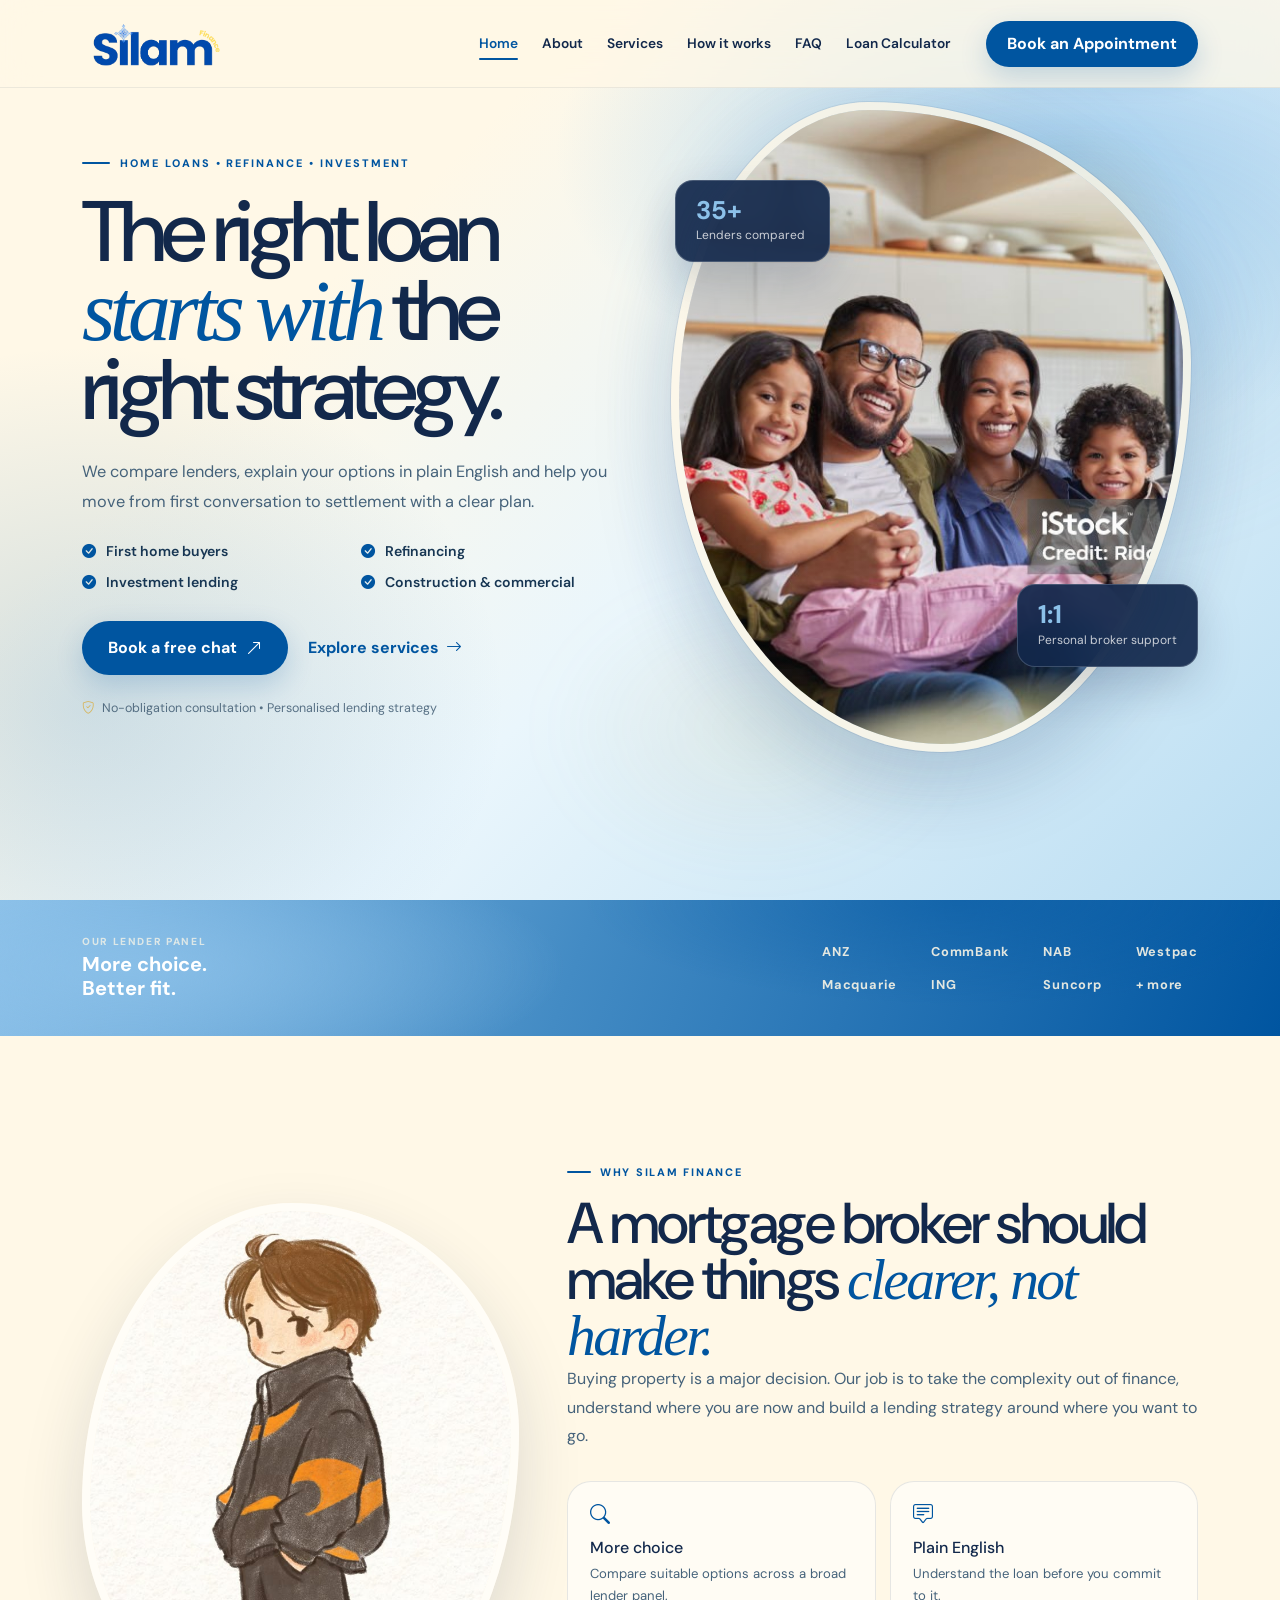
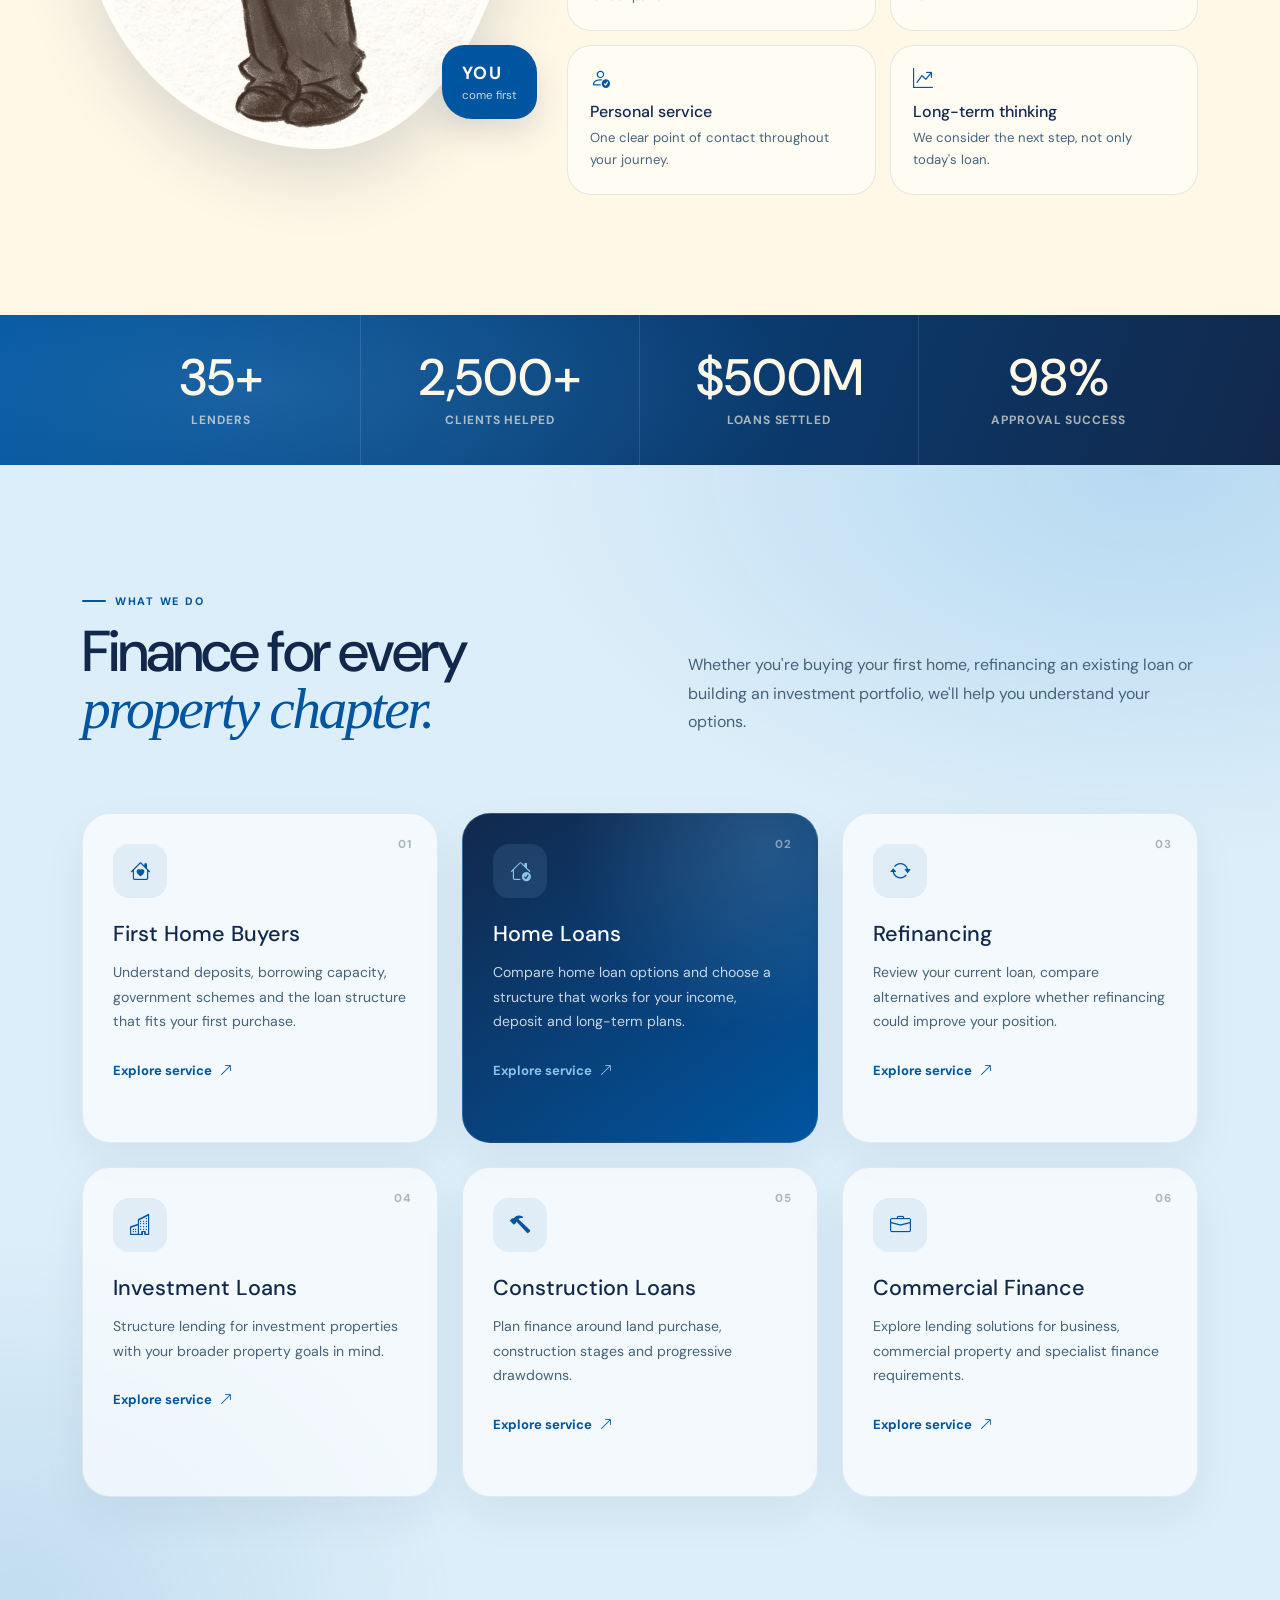
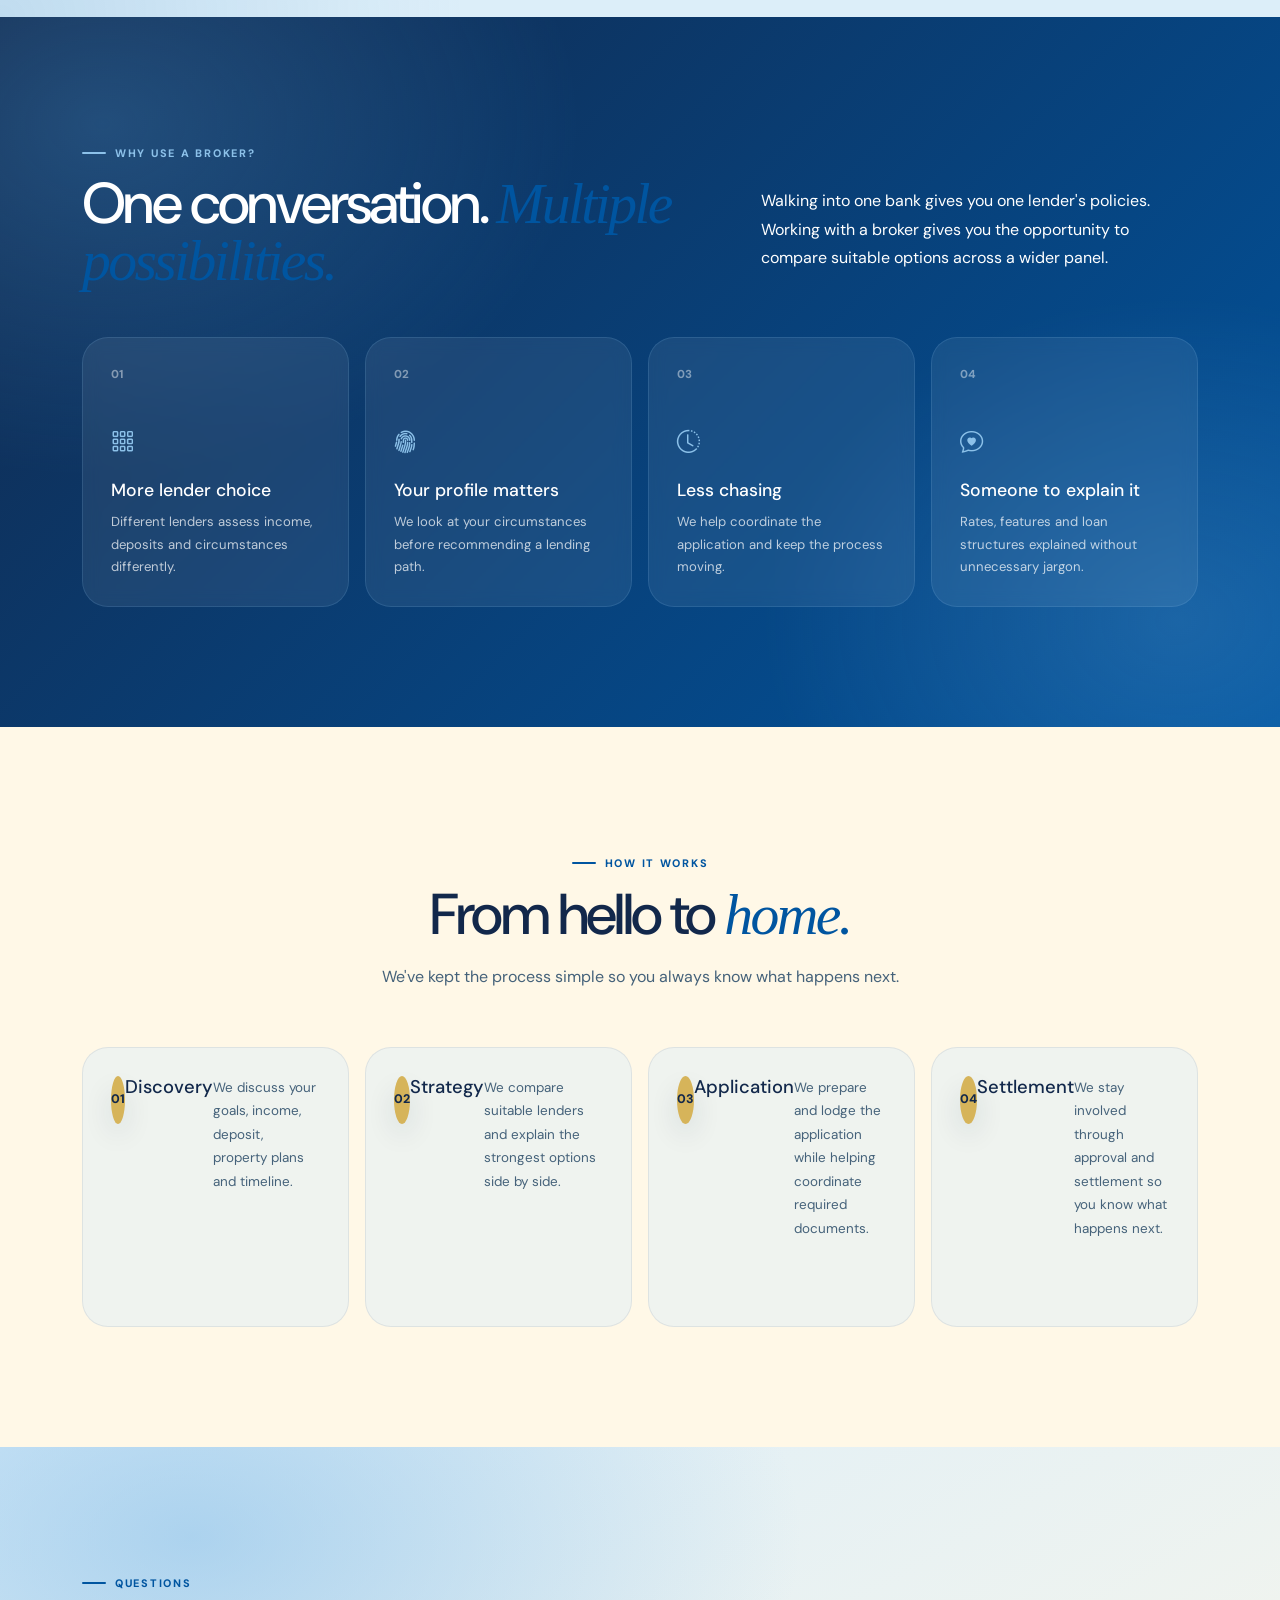
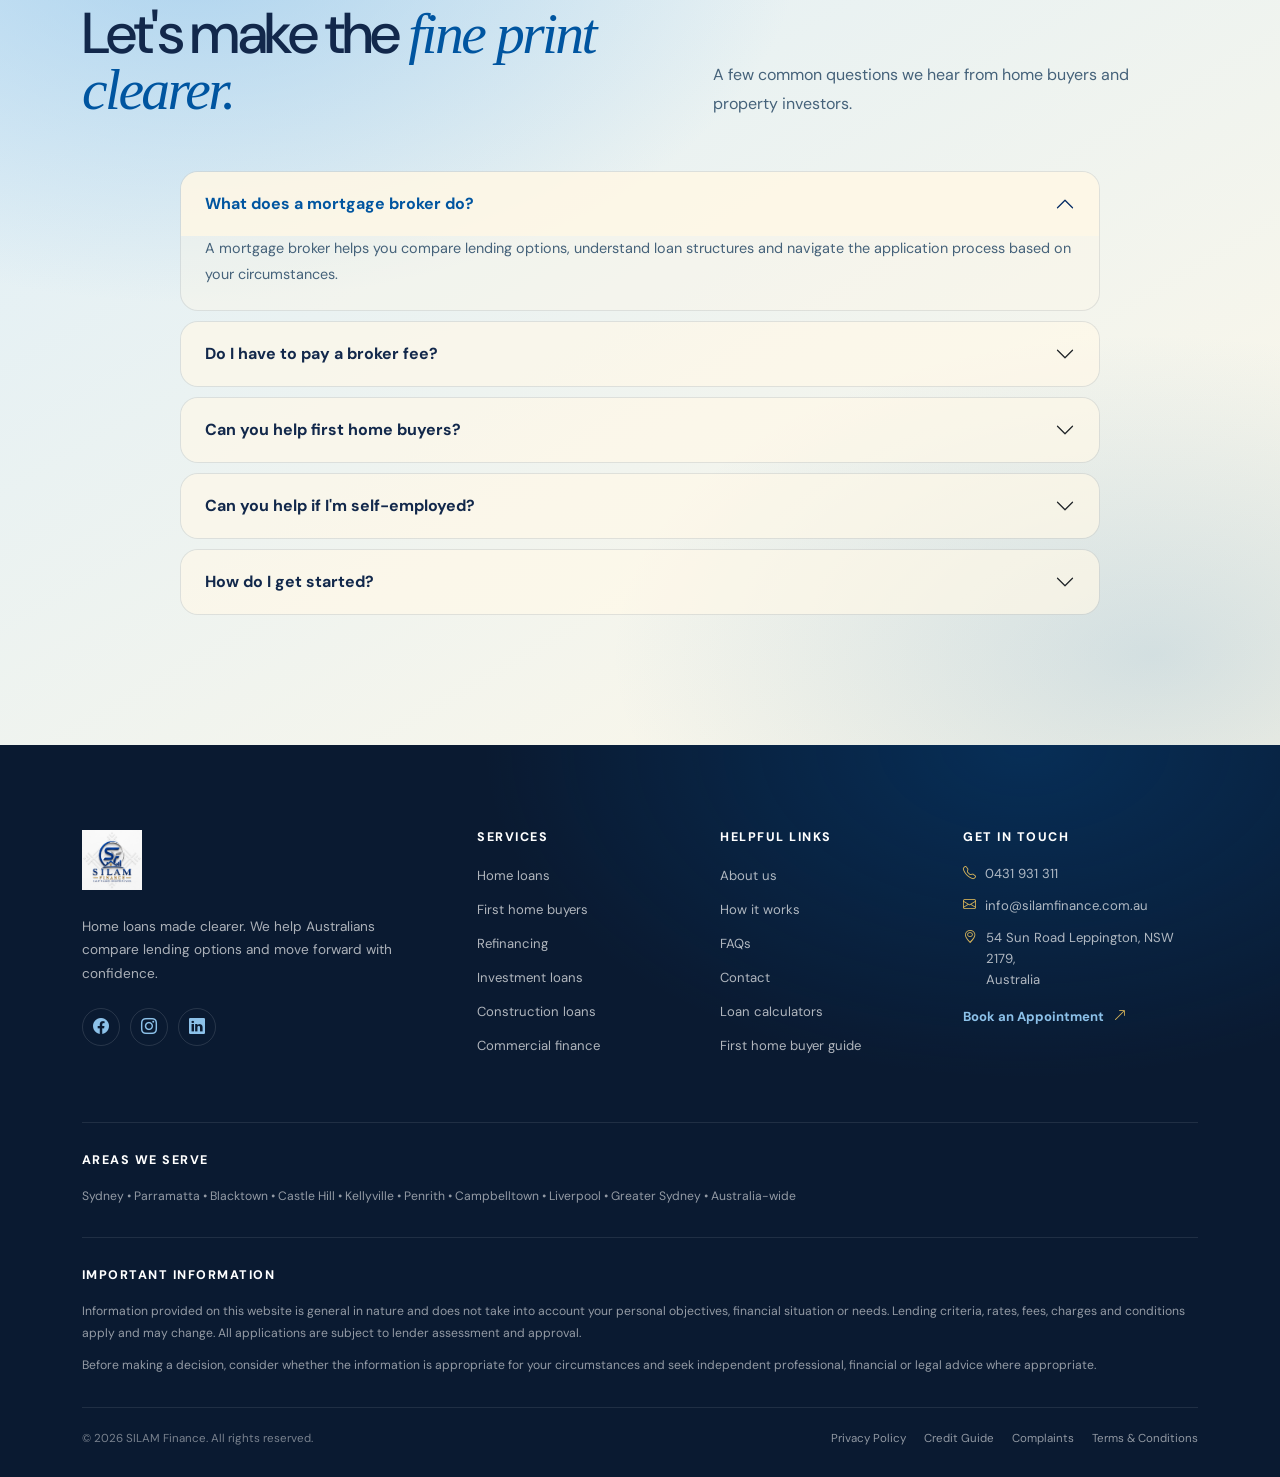
<file: home.html>
<!doctype html>
<html lang="en">
<head>
    <meta charset="utf-8">
    <meta name="viewport" content="width=device-width, initial-scale=1">
    <meta name="description" content="SILAM Finance — home loans, refinancing and investment lending made clearer.">
    <title>SILAM Finance | Home Loans Made Simple</title>
    <link rel="icon" type="jpeg" href="Images/logo.jpeg">
    <link rel="preconnect" href="https://fonts.googleapis.com">
    <link rel="preconnect" href="https://fonts.gstatic.com" crossorigin>
    <link href="https://fonts.googleapis.com/css2?family=DM+Sans:wght@400;500;600;700&display=swap" rel="stylesheet">
    <link rel="stylesheet" href="https://cdn.jsdelivr.net/npm/bootstrap@5.3.3/dist/css/bootstrap.min.css">
    <link rel="stylesheet" href="https://cdn.jsdelivr.net/npm/bootstrap-icons@1.11.3/font/bootstrap-icons.css">
    <link rel="stylesheet" href="https://unpkg.com/aos@2.3.4/dist/aos.css">
    <link rel="stylesheet" href="style.css">
</head>

<body>
<nav class="navbar navbar-expand-lg fixed-top custom-nav">
    <div class="container">
        <a class="navbar-brand" href="home.html" aria-label="SILAM Finance home">
    <img src="Images/title.png" alt="SILAM Finance" class="navbar-logo">
</a>
        <button class="navbar-toggler" type="button" data-bs-toggle="collapse" data-bs-target="#menu"
                aria-controls="menu" aria-expanded="false" aria-label="Toggle navigation">
            <i class="bi bi-list"></i>
        </button>
        <div class="collapse navbar-collapse" id="menu">
            <ul class="navbar-nav ms-auto align-items-lg-center">
                <li class="nav-item"><a class="nav-link active" href="#home">Home</a></li>
                <li class="nav-item"><a class="nav-link" href="#about">About</a></li>
                <li class="nav-item"><a class="nav-link" href="#services">Services</a></li>
                <li class="nav-item"><a class="nav-link" href="#process">How it works</a></li>
                <li class="nav-item"><a class="nav-link" href="#faq">FAQ</a></li>
                <li class="nav-item"><a class="nav-link" href="calculator.html">Loan Calculator</a></li>
                <li class="nav-item ms-lg-3"><a href="appointment.html" class="custom-btn nav-cta">Book an Appointment</a></li>
            </ul>
        </div>
    </div>
</nav>

<header class="hero" id="home">
    <div class="hero-glow hero-glow-one"></div>
    <div class="hero-glow hero-glow-two"></div>

    <div class="container position-relative">
        <div class="row align-items-center min-vh-100 g-5">
            <div class="col-lg-6 hero-copy" data-aos="fade-right">
                <div class="eyebrow"><span></span> HOME LOANS • REFINANCE • INVESTMENT</div>
                <h1>The right loan <span>starts with</span> the right strategy.</h1>
                <p class="hero-text">We compare lenders, explain your options in plain English and help you move from first conversation to settlement with a clear plan.</p>

                <div class="hero-points">
                    <div><i class="bi bi-check-circle-fill"></i> First home buyers</div>
                    <div><i class="bi bi-check-circle-fill"></i> Refinancing</div>
                    <div><i class="bi bi-check-circle-fill"></i> Investment lending</div>
                    <div><i class="bi bi-check-circle-fill"></i> Construction &amp; commercial</div>
                </div>

                <div class="hero-actions">
                    <a href="#contact" class="custom-btn custom-btn-lg">Book a free chat <i class="bi bi-arrow-up-right"></i></a>
                    <a href="#services" class="text-link">Explore services <i class="bi bi-arrow-right"></i></a>
                </div>

                <p class="hero-note"><i class="bi bi-shield-check"></i> No-obligation consultation • Personalised lending strategy</p>
            </div>

            <div class="col-lg-6" data-aos="fade-left">
                <div class="hero-visual">
                    <div class="hero-image-frame">
                        <img src="Images/happy family.jpg" alt="Happy family buying a home" loading="eager">
                    </div>
                    <div class="hero-stat hero-stat-one"><strong>35+</strong><span>Lenders compared</span></div>
                    <div class="hero-stat hero-stat-two"><strong>1:1</strong><span>Personal broker support</span></div>
                    <div class="sun-shape" aria-hidden="true"></div>
                </div>
            </div>
        </div>
    </div>
</header>

<section class="trust-bar">
    <div class="container">
        <div class="trust-intro"><span>OUR LENDER PANEL</span><strong>More choice.<br>Better fit.</strong></div>
        <div class="lender-list" aria-label="Lender panel">
            <span>ANZ</span><span>CommBank</span><span>NAB</span><span>Westpac</span>
            <span>Macquarie</span><span>ING</span><span>Suncorp</span><span>+ more</span>
        </div>
    </div>
</section>

<section class="about section-padding" id="about">
    <div class="container">
        <div class="row align-items-center g-5">
            <div class="col-lg-5" data-aos="fade-right">
                <div class="about-image">
                    <img src="Images/Oscar ˖♡˖ Piastri 🤌🏻.jpg" alt="Mortgage broker" loading="lazy">
                    <div class="about-badge"><strong>YOU</strong><span>come first</span></div>
                </div>
            </div>

            <div class="col-lg-7" data-aos="fade-left">
                <p class="section-label">WHY SILAM FINANCE</p>
                <h2 class="section-title">A mortgage broker should make things <span>clearer, not harder.</span></h2>
                <p class="large-copy">Buying property is a major decision. Our job is to take the complexity out of finance, understand where you are now and build a lending strategy around where you want to go.</p>

                <div class="about-grid">
                    <div><i class="bi bi-search"></i><h4>More choice</h4><p>Compare suitable options across a broad lender panel.</p></div>
                    <div><i class="bi bi-chat-square-text"></i><h4>Plain English</h4><p>Understand the loan before you commit to it.</p></div>
                    <div><i class="bi bi-person-check"></i><h4>Personal service</h4><p>One clear point of contact throughout your journey.</p></div>
                    <div><i class="bi bi-graph-up-arrow"></i><h4>Long-term thinking</h4><p>We consider the next step, not only today's loan.</p></div>
                </div>
            </div>
        </div>
    </div>
</section>

<section class="stats">
    <div class="container">
        <div class="row g-0">
            <div class="col-6 col-lg-3 stat-item"><strong><span class="counter" data-target="35">0</span>+</strong><span>Lenders</span></div>
            <div class="col-6 col-lg-3 stat-item"><strong><span class="counter" data-target="2500">0</span>+</strong><span>Clients helped</span></div>
            <div class="col-6 col-lg-3 stat-item"><strong>$<span class="counter" data-target="500">0</span>M</strong><span>Loans settled</span></div>
            <div class="col-6 col-lg-3 stat-item"><strong><span class="counter" data-target="98">0</span>%</strong><span>Approval success</span></div>
        </div>
    </div>
</section>

<section class="services section-padding" id="services">
    <div class="container">
        <div class="section-heading">
            <div>
                <p class="section-label">WHAT WE DO</p>
                <h2 class="section-title">Finance for every <span>property chapter.</span></h2>
            </div>
            <p>Whether you're buying your first home, refinancing an existing loan or building an investment portfolio, we'll help you understand your options.</p>
        </div>

        <div class="row g-4 mt-4">
            <div class="col-lg-4 col-md-6"><article class="service-card">
                <div class="service-number">01</div><div class="service-icon"><i class="bi bi-house-heart"></i></div>
                <h3>First Home Buyers</h3><p>Understand deposits, borrowing capacity, government schemes and the loan structure that fits your first purchase.</p>
                <a href="appointment.html">Explore service <i class="bi bi-arrow-up-right"></i></a>
            </article></div>

            <div class="col-lg-4 col-md-6"><article class="service-card featured">
                <div class="service-number">02</div><div class="service-icon"><i class="bi bi-house-check"></i></div>
                <h3>Home Loans</h3><p>Compare home loan options and choose a structure that works for your income, deposit and long-term plans.</p>
                <a href="appointment.html">Explore service <i class="bi bi-arrow-up-right"></i></a>
            </article></div>

            <div class="col-lg-4 col-md-6"><article class="service-card">
                <div class="service-number">03</div><div class="service-icon"><i class="bi bi-arrow-repeat"></i></div>
                <h3>Refinancing</h3><p>Review your current loan, compare alternatives and explore whether refinancing could improve your position.</p>
                <a href="appointment.html">Explore service <i class="bi bi-arrow-up-right"></i></a>
            </article></div>

            <div class="col-lg-4 col-md-6"><article class="service-card">
                <div class="service-number">04</div><div class="service-icon"><i class="bi bi-buildings"></i></div>
                <h3>Investment Loans</h3><p>Structure lending for investment properties with your broader property goals in mind.</p>
                <a href="appointment.html">Explore service <i class="bi bi-arrow-up-right"></i></a>
            </article></div>

            <div class="col-lg-4 col-md-6"><article class="service-card">
                <div class="service-number">05</div><div class="service-icon"><i class="bi bi-hammer"></i></div>
                <h3>Construction Loans</h3><p>Plan finance around land purchase, construction stages and progressive drawdowns.</p>
                <a href="appointment.html">Explore service <i class="bi bi-arrow-up-right"></i></a>
            </article></div>

            <div class="col-lg-4 col-md-6"><article class="service-card">
                <div class="service-number">06</div><div class="service-icon"><i class="bi bi-briefcase"></i></div>
                <h3>Commercial Finance</h3><p>Explore lending solutions for business, commercial property and specialist finance requirements.</p>
                <a href="appointment.html">Explore service <i class="bi bi-arrow-up-right"></i></a>
            </article></div>
        </div>
    </div>
</section>

<section class="why-broker section-padding">
    <div class="container">
        <div class="row align-items-end g-5">
            <div class="col-lg-7">
                <p class="section-label">WHY USE A BROKER?</p>
                <h2 class="section-title">One conversation. <span>Multiple possibilities.</span></h2>
            </div>
            <div class="col-lg-5"><p class="large-copy">Walking into one bank gives you one lender's policies. Working with a broker gives you the opportunity to compare suitable options across a wider panel.</p></div>
        </div>

        <div class="benefit-grid mt-5">
            <div class="benefit"><span>01</span><i class="bi bi-grid-3x3-gap"></i><h3>More lender choice</h3><p>Different lenders assess income, deposits and circumstances differently.</p></div>
            <div class="benefit"><span>02</span><i class="bi bi-fingerprint"></i><h3>Your profile matters</h3><p>We look at your circumstances before recommending a lending path.</p></div>
            <div class="benefit"><span>03</span><i class="bi bi-clock-history"></i><h3>Less chasing</h3><p>We help coordinate the application and keep the process moving.</p></div>
            <div class="benefit"><span>04</span><i class="bi bi-chat-heart"></i><h3>Someone to explain it</h3><p>Rates, features and loan structures explained without unnecessary jargon.</p></div>
        </div>
    </div>
</section>

<section class="process section-padding" id="process">
    <div class="container">
        <div class="text-center process-heading">
            <p class="section-label">HOW IT WORKS</p>
            <h2 class="section-title">From hello to <span>home.</span></h2>
            <p>We've kept the process simple so you always know what happens next.</p>
        </div>

        <div class="process-grid">
            <div class="process-step"><div class="step-number">01</div><h3>Discovery</h3><p>We discuss your goals, income, deposit, property plans and timeline.</p></div>
            <div class="process-step"><div class="step-number">02</div><h3>Strategy</h3><p>We compare suitable lenders and explain the strongest options side by side.</p></div>
            <div class="process-step"><div class="step-number">03</div><h3>Application</h3><p>We prepare and lodge the application while helping coordinate required documents.</p></div>
            <div class="process-step"><div class="step-number">04</div><h3>Settlement</h3><p>We stay involved through approval and settlement so you know what happens next.</p></div>
        </div>
    </div>
</section>

<section class="faq section-padding" id="faq">
    <div class="container">
        <div class="section-heading">
            <div>
                <p class="section-label">QUESTIONS</p>
                <h2 class="section-title">Let's make the <span>fine print clearer.</span></h2>
            </div>
            <p>A few common questions we hear from home buyers and property investors.</p>
        </div>

        <div class="accordion faq-accordion" id="faqAccordion">
            <div class="accordion-item"><h2 class="accordion-header"><button class="accordion-button" type="button" data-bs-toggle="collapse" data-bs-target="#faq1" aria-expanded="true" aria-controls="faq1">What does a mortgage broker do?</button></h2><div id="faq1" class="accordion-collapse collapse show" data-bs-parent="#faqAccordion"><div class="accordion-body">A mortgage broker helps you compare lending options, understand loan structures and navigate the application process based on your circumstances.</div></div></div>
            <div class="accordion-item"><h2 class="accordion-header"><button class="accordion-button collapsed" type="button" data-bs-toggle="collapse" data-bs-target="#faq2" aria-expanded="false" aria-controls="faq2">Do I have to pay a broker fee?</button></h2><div id="faq2" class="accordion-collapse collapse" data-bs-parent="#faqAccordion"><div class="accordion-body">Broker remuneration depends on the lending arrangement. Any applicable fees or commissions should be clearly disclosed before proceeding.</div></div></div>
            <div class="accordion-item"><h2 class="accordion-header"><button class="accordion-button collapsed" type="button" data-bs-toggle="collapse" data-bs-target="#faq3" aria-expanded="false" aria-controls="faq3">Can you help first home buyers?</button></h2><div id="faq3" class="accordion-collapse collapse" data-bs-parent="#faqAccordion"><div class="accordion-body">Yes. We can help you understand deposit requirements, borrowing capacity, available lending options and the steps involved in purchasing your first home.</div></div></div>
            <div class="accordion-item"><h2 class="accordion-header"><button class="accordion-button collapsed" type="button" data-bs-toggle="collapse" data-bs-target="#faq4" aria-expanded="false" aria-controls="faq4">Can you help if I'm self-employed?</button></h2><div id="faq4" class="accordion-collapse collapse" data-bs-parent="#faqAccordion"><div class="accordion-body">Self-employed applicants can have different documentation and assessment requirements. Your circumstances determine which lending options may be suitable.</div></div></div>
            <div class="accordion-item"><h2 class="accordion-header"><button class="accordion-button collapsed" type="button" data-bs-toggle="collapse" data-bs-target="#faq5" aria-expanded="false" aria-controls="faq5">How do I get started?</button></h2><div id="faq5" class="accordion-collapse collapse" data-bs-parent="#faqAccordion"><div class="accordion-body">Start with a no-obligation conversation. We'll learn about your goals and explain the next steps before any application is submitted.</div></div></div>
        </div>
    </div>
</section>

<footer class="site-footer">
    <div class="container">
        <div class="footer-top">
            <div class="footer-brand">
                <a class="footer-logo" href="home.html">
                    <img src="Images/logo.jpeg" alt="SILAM Finance Logo" class="footer-logo-img"></a>
                <p>Home loans made clearer. We help Australians compare lending options and move forward with confidence.</p>
                <div class="footer-socials">
                    <a href="#" aria-label="Facebook"><i class="bi bi-facebook"></i></a>
                    <a href="#" aria-label="Instagram"><i class="bi bi-instagram"></i></a>
                    <a href="#" aria-label="LinkedIn"><i class="bi bi-linkedin"></i></a>
                </div>
            </div>

            <div class="footer-column"><h4>Services</h4><ul>
                <li><a href="#services">Home loans</a></li><li><a href="#services">First home buyers</a></li><li><a href="#services">Refinancing</a></li>
                <li><a href="#services">Investment loans</a></li><li><a href="#services">Construction loans</a></li><li><a href="#services">Commercial finance</a></li>
            </ul></div>

            <div class="footer-column"><h4>Helpful links</h4><ul>
                <li><a href="#about">About us</a></li><li><a href="#process">How it works</a></li><li><a href="#faq">FAQs</a></li><li><a href="#contact">Contact</a></li>
                <li><a href="#services">Loan calculators</a></li><li><a href="#about">First home buyer guide</a></li>
            </ul></div>

            <div class="footer-column footer-contact">
                <h4>Get in touch</h4>
                <a href="tel:0431 931 311"><i class="bi bi-telephone"></i> 0431 931 311 </a>
                <a href="mailto:hello@silamfinance.com.au"><i class="bi bi-envelope"></i>info@silamfinance.com.au</a>
                <div class="footer-address"><i class="bi bi-geo-alt"></i><span>54 Sun Road Leppington, NSW 2179,<br>Australia</span></div>
                <a href="appointment.html" class="footer-cta">Book an Appointment <i class="bi bi-arrow-up-right"></i></a>
            </div>
        </div>

        <div class="footer-areas"><h4>Areas we serve</h4><p>Sydney • Parramatta • Blacktown • Castle Hill • Kellyville • Penrith • Campbelltown • Liverpool • Greater Sydney • Australia-wide</p></div>

        <div class="footer-disclaimer">
            <h4>Important information</h4>
            <p>Information provided on this website is general in nature and does not take into account your personal objectives, financial situation or needs. Lending criteria, rates, fees, charges and conditions apply and may change. All applications are subject to lender assessment and approval.</p>
            <p>Before making a decision, consider whether the information is appropriate for your circumstances and seek independent professional, financial or legal advice where appropriate.</p>
        </div>

        <div class="footer-bottom">
            <p>© <span id="year"></span> SILAM Finance. All rights reserved.</p>
            <div><a href="#">Privacy Policy</a><a href="#">Credit Guide</a><a href="#">Complaints</a><a href="#">Terms &amp; Conditions</a></div>
        </div>
    </div>
</footer>

<button class="scroll-top" id="scrollTop" type="button" aria-label="Back to top"><i class="bi bi-arrow-up"></i></button>

<script src="https://cdn.jsdelivr.net/npm/bootstrap@5.3.3/dist/js/bootstrap.bundle.min.js"></script>
<script src="https://unpkg.com/aos@2.3.4/dist/aos.js"></script>
<script src="script.js"></script>
</body>
</html>
</file>
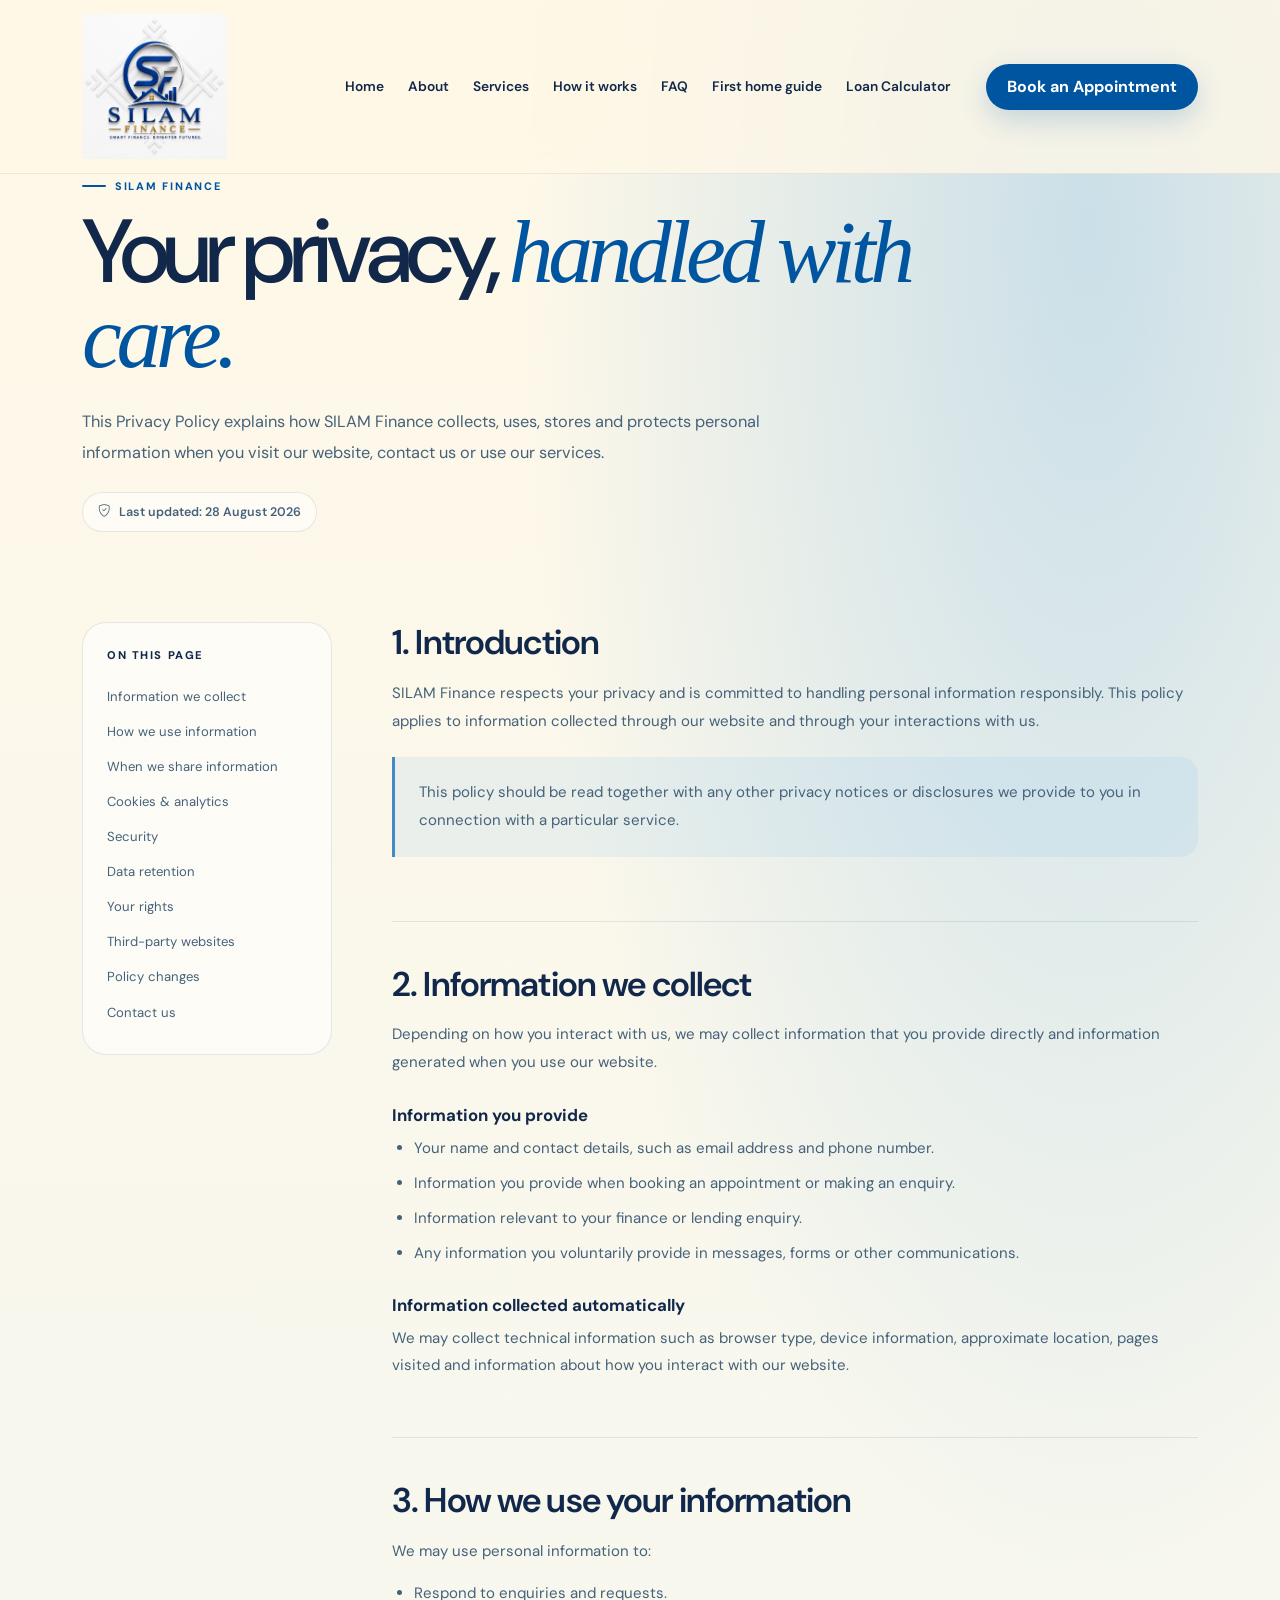
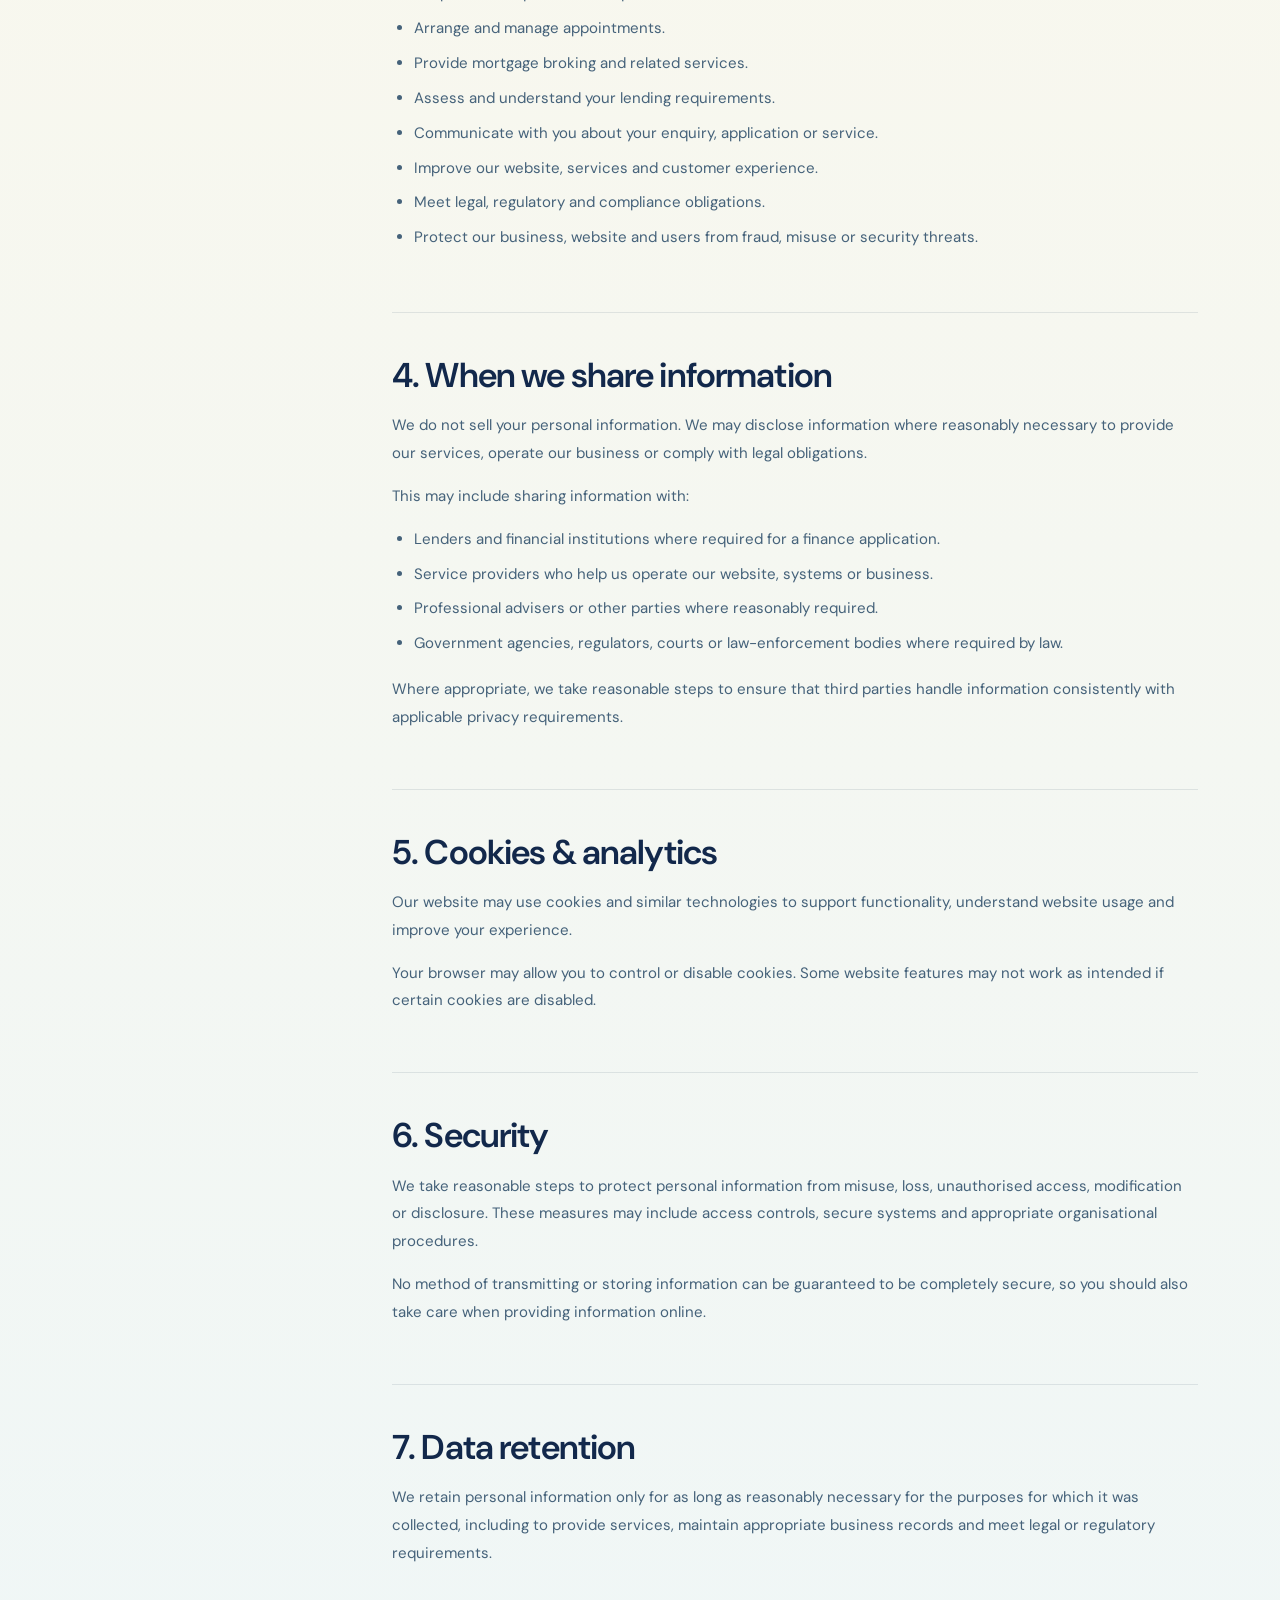
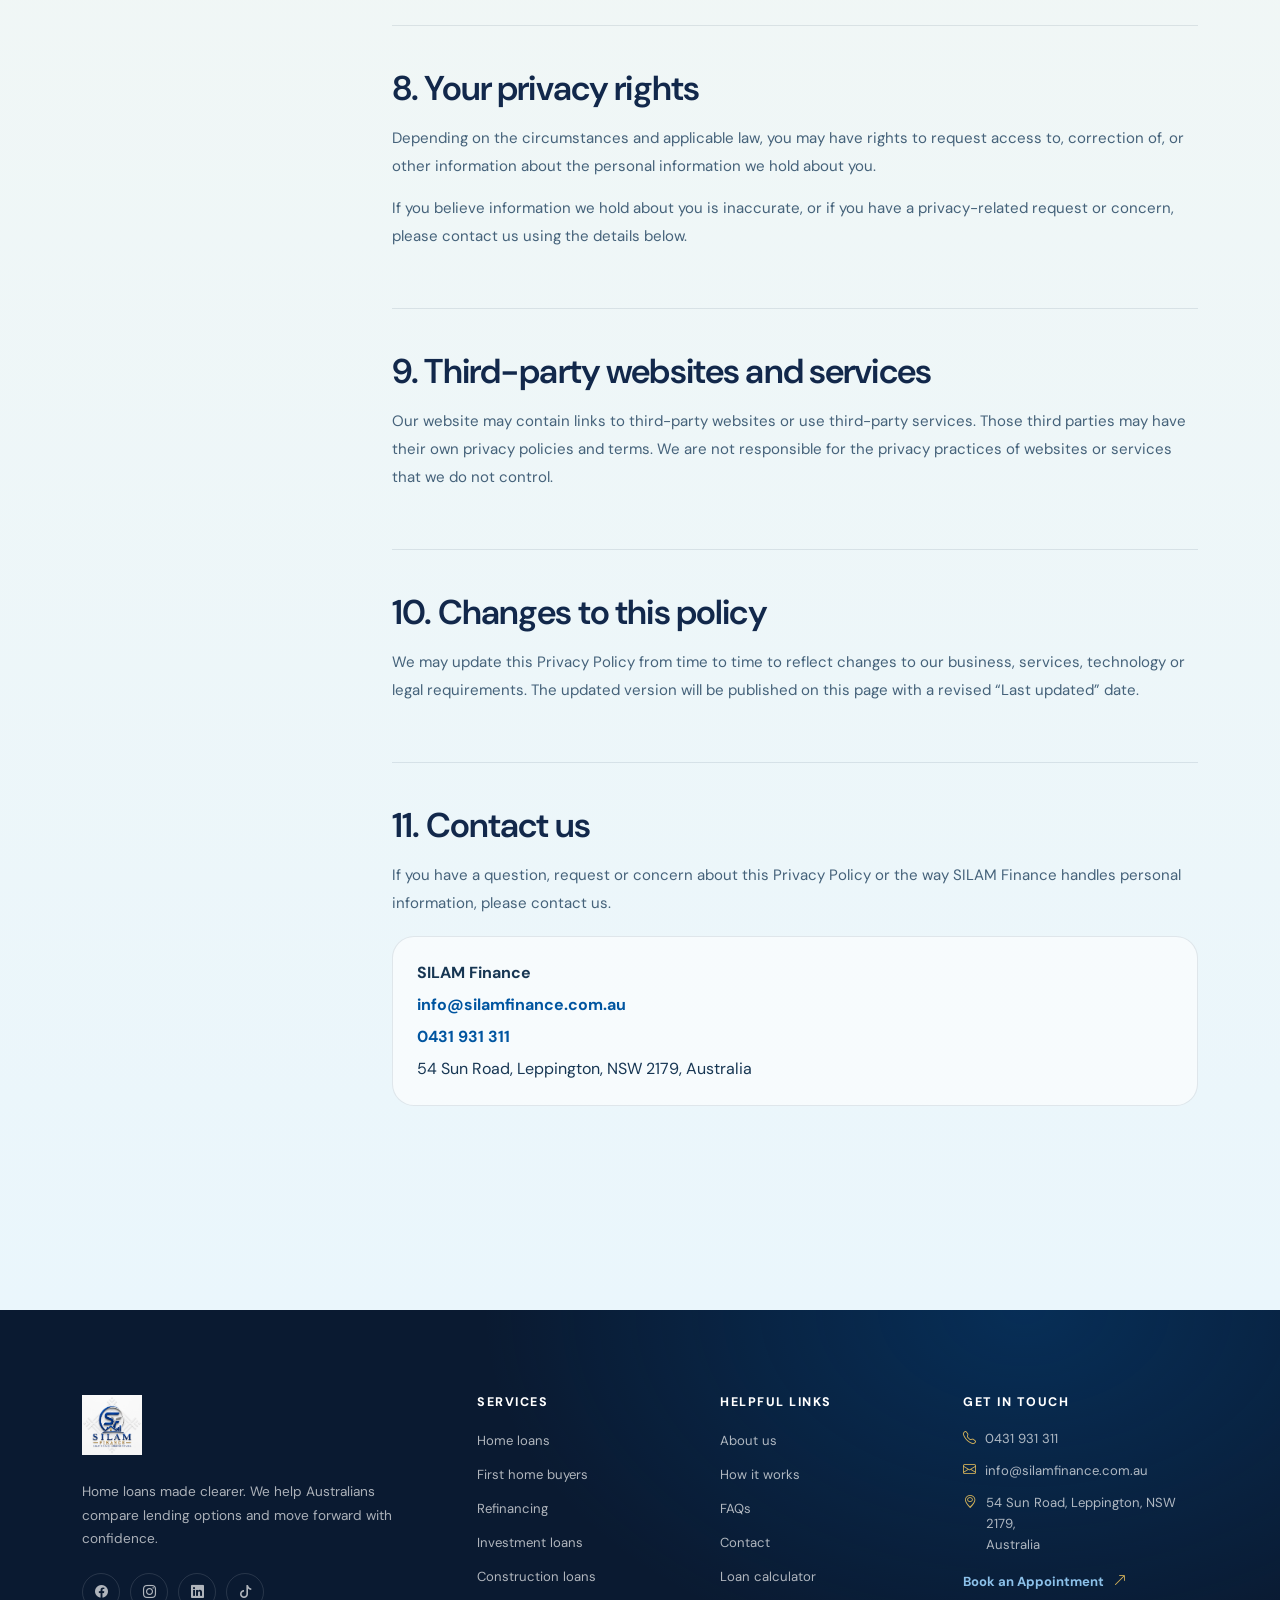
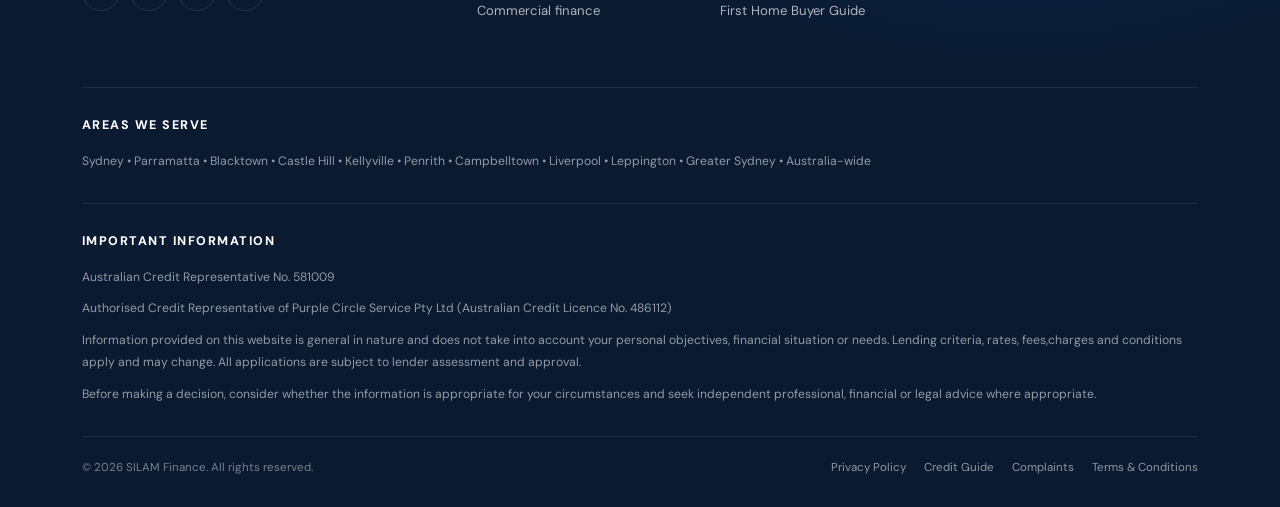
<file: privacy.html>
<!doctype html>
<html lang="en">
<head>
<meta charset="utf-8">
<meta name="viewport" content="width=device-width, initial-scale=1">
<meta name="description" content="SILAM Finance Privacy Policy — how we collect, use and protect personal information.">
<title>Privacy Policy | SILAM Finance</title>
<link rel="icon" type="jpeg" href="Images/logo.jpeg">
<link rel="preconnect" href="https://fonts.googleapis.com">
<link rel="preconnect" href="https://fonts.gstatic.com" crossorigin>
<link href="https://fonts.googleapis.com/css2?family=DM+Sans:wght@400;500;600;700&display=swap" rel="stylesheet">
<link rel="stylesheet" href="https://cdn.jsdelivr.net/npm/bootstrap@5.3.3/dist/css/bootstrap.min.css">
<link rel="stylesheet" href="https://cdn.jsdelivr.net/npm/bootstrap-icons@1.11.3/font/bootstrap-icons.css">
<link rel="stylesheet" href="css/style.css">
<link rel="stylesheet" href="css/site-chrome.css">
<style>
.privacy-page{background:radial-gradient(ellipse 65% 45% at 85% 5%,rgba(140,193,233,.45),transparent 68%),linear-gradient(180deg,var(--paper) 0%,#eaf6fc 100%)}
.privacy-hero{padding:170px 0 90px}.privacy-hero h1{max-width:900px;margin:0;color:var(--ocean);font-size:clamp(3rem,7vw,6rem);font-weight:500;line-height:.95;letter-spacing:-.06em}
.privacy-hero h1 span{color:var(--blueberry);font-family:Georgia,"Times New Roman",serif;font-style:italic;font-weight:400}
.privacy-intro{max-width:720px;margin:28px 0 0;color:var(--copy);font-size:1.02rem;line-height:1.85}
.privacy-meta{display:inline-flex;align-items:center;gap:9px;margin-top:24px;padding:10px 15px;border:1px solid var(--line);border-radius:999px;background:rgba(255,255,255,.55);color:var(--copy);font-size:.78rem;font-weight:600}
.privacy-layout{display:grid;grid-template-columns:250px minmax(0,1fr);gap:60px;padding-bottom:120px}
.privacy-nav{position:sticky;top:110px;align-self:start;padding:24px;border:1px solid var(--line);border-radius:24px;background:rgba(255,255,255,.55)}
.privacy-nav-title{margin:0 0 15px;color:var(--ocean);font-size:.7rem;font-weight:800;letter-spacing:.14em}
.privacy-nav a{display:block;padding:8px 0;color:var(--copy);font-size:.82rem;line-height:1.45}.privacy-nav a:hover{color:var(--blueberry)}
.privacy-content{max-width:850px}.privacy-section{padding:0 0 42px;margin-bottom:42px;border-bottom:1px solid var(--line);scroll-margin-top:110px}.privacy-section:last-child{border-bottom:0}
.privacy-section h2{margin:0 0 16px;color:var(--ocean);font-size:clamp(1.6rem,3vw,2.15rem);font-weight:600;letter-spacing:-.025em}
.privacy-section h3{margin:28px 0 9px;color:var(--ocean);font-size:1.05rem;font-weight:700}
.privacy-section p,.privacy-section li{color:var(--copy);font-size:.94rem;line-height:1.85}.privacy-section p{margin:0 0 15px}
.privacy-section ul{margin:10px 0 18px;padding-left:22px}.privacy-section li{margin-bottom:7px}
.privacy-highlight{margin:22px 0;padding:22px 24px;border-left:3px solid var(--bluebird);border-radius:0 18px 18px 0;background:rgba(140,193,233,.16)}.privacy-highlight p{margin:0}
.privacy-contact{display:grid;gap:8px;margin-top:18px;padding:24px;border:1px solid var(--line);border-radius:22px;background:rgba(255,255,255,.58)}
.privacy-contact a{color:var(--blueberry);font-weight:700}
@media(max-width:991.98px){.privacy-hero{padding-top:140px}.privacy-layout{grid-template-columns:1fr;gap:35px}.privacy-nav{position:static}.privacy-nav a{display:inline-block;margin-right:18px}}
@media(max-width:767.98px){.privacy-hero{padding:120px 0 65px}.privacy-layout{padding-bottom:80px}.privacy-section{padding-bottom:32px;margin-bottom:32px}}
</style>
</head>
<body>
    <nav class="navbar navbar-expand-lg fixed-top custom-nav">
        <div class="container">
            <a class="navbar-brand" href="index.html" aria-label="SILAM Finance home">
                <img src="Images/logo.jpeg" alt="SILAM Finance" class="navbar-logo"></a>
            <button class="navbar-toggler" type="button" data-bs-toggle="collapse" data-bs-target="#menu" aria-controls="menu" aria-expanded="false" aria-label="Toggle navigation">
                <i class="bi bi-list"></i></button>
            <div class="collapse navbar-collapse" id="menu">
                <ul class="navbar-nav ms-auto align-items-lg-center">
                    <li class="nav-item"><a class="nav-link" href="index.html#home">Home</a></li>
                    <li class="nav-item"><a class="nav-link" href="index.html#about">About</a></li>
                    <li class="nav-item"><a class="nav-link" href="index.html#services">Services</a></li>
                    <li class="nav-item"><a class="nav-link" href="index.html#process">How it works</a></li>
                    <li class="nav-item"><a class="nav-link" href="index.html#faq">FAQ</a></li>
                    <li class="nav-item"><a class="nav-link" href="guide.html">First home guide</a></li>
                    <li class="nav-item"><a class="nav-link" href="calculator.html">Loan Calculator</a></li>
                    <li class="nav-item ms-lg-3"><a href="appointment.html" class="custom-btn nav-cta">Book an Appointment</a></li>
                </ul>
            </div>
        </div>
    </nav>

<main class="privacy-page">
<header class="privacy-hero"><div class="container">
<p class="section-label">SILAM FINANCE</p><h1>Your privacy, <span>handled with care.</span></h1>
<p class="privacy-intro">This Privacy Policy explains how SILAM Finance collects, uses, stores and protects personal information when you visit our website, contact us or use our services.</p>
<div class="privacy-meta"><i class="bi bi-shield-check"></i> Last updated: 28 August 2026</div>
</div></header>

<div class="container"><div class="privacy-layout">
<aside class="privacy-nav" aria-label="Privacy Policy sections"><p class="privacy-nav-title">ON THIS PAGE</p>
<a href="#information">Information we collect</a><a href="#use">How we use information</a><a href="#sharing">When we share information</a><a href="#cookies">Cookies &amp; analytics</a><a href="#security">Security</a><a href="#retention">Data retention</a><a href="#rights">Your rights</a><a href="#third-party">Third-party websites</a><a href="#changes">Policy changes</a><a href="#contact">Contact us</a>
</aside>

<article class="privacy-content">
<section class="privacy-section"><h2>1. Introduction</h2><p>SILAM Finance respects your privacy and is committed to handling personal information responsibly. This policy applies to information collected through our website and through your interactions with us.</p><div class="privacy-highlight"><p>This policy should be read together with any other privacy notices or disclosures we provide to you in connection with a particular service.</p></div></section>

<section class="privacy-section" id="information"><h2>2. Information we collect</h2><p>Depending on how you interact with us, we may collect information that you provide directly and information generated when you use our website.</p><h3>Information you provide</h3><ul><li>Your name and contact details, such as email address and phone number.</li><li>Information you provide when booking an appointment or making an enquiry.</li><li>Information relevant to your finance or lending enquiry.</li><li>Any information you voluntarily provide in messages, forms or other communications.</li></ul><h3>Information collected automatically</h3><p>We may collect technical information such as browser type, device information, approximate location, pages visited and information about how you interact with our website.</p></section>

<section class="privacy-section" id="use"><h2>3. How we use your information</h2><p>We may use personal information to:</p><ul><li>Respond to enquiries and requests.</li><li>Arrange and manage appointments.</li><li>Provide mortgage broking and related services.</li><li>Assess and understand your lending requirements.</li><li>Communicate with you about your enquiry, application or service.</li><li>Improve our website, services and customer experience.</li><li>Meet legal, regulatory and compliance obligations.</li><li>Protect our business, website and users from fraud, misuse or security threats.</li></ul></section>

<section class="privacy-section" id="sharing"><h2>4. When we share information</h2><p>We do not sell your personal information. We may disclose information where reasonably necessary to provide our services, operate our business or comply with legal obligations.</p><p>This may include sharing information with:</p><ul><li>Lenders and financial institutions where required for a finance application.</li><li>Service providers who help us operate our website, systems or business.</li><li>Professional advisers or other parties where reasonably required.</li><li>Government agencies, regulators, courts or law-enforcement bodies where required by law.</li></ul><p>Where appropriate, we take reasonable steps to ensure that third parties handle information consistently with applicable privacy requirements.</p></section>

<section class="privacy-section" id="cookies"><h2>5. Cookies &amp; analytics</h2><p>Our website may use cookies and similar technologies to support functionality, understand website usage and improve your experience.</p><p>Your browser may allow you to control or disable cookies. Some website features may not work as intended if certain cookies are disabled.</p></section>

<section class="privacy-section" id="security"><h2>6. Security</h2><p>We take reasonable steps to protect personal information from misuse, loss, unauthorised access, modification or disclosure. These measures may include access controls, secure systems and appropriate organisational procedures.</p><p>No method of transmitting or storing information can be guaranteed to be completely secure, so you should also take care when providing information online.</p></section>

<section class="privacy-section" id="retention"><h2>7. Data retention</h2><p>We retain personal information only for as long as reasonably necessary for the purposes for which it was collected, including to provide services, maintain appropriate business records and meet legal or regulatory requirements.</p></section>

<section class="privacy-section" id="rights"><h2>8. Your privacy rights</h2><p>Depending on the circumstances and applicable law, you may have rights to request access to, correction of, or other information about the personal information we hold about you.</p><p>If you believe information we hold about you is inaccurate, or if you have a privacy-related request or concern, please contact us using the details below.</p></section>

<section class="privacy-section" id="third-party"><h2>9. Third-party websites and services</h2><p>Our website may contain links to third-party websites or use third-party services. Those third parties may have their own privacy policies and terms. We are not responsible for the privacy practices of websites or services that we do not control.</p></section>

<section class="privacy-section" id="changes"><h2>10. Changes to this policy</h2><p>We may update this Privacy Policy from time to time to reflect changes to our business, services, technology or legal requirements. The updated version will be published on this page with a revised “Last updated” date.</p></section>

<section class="privacy-section" id="contact"><h2>11. Contact us</h2><p>If you have a question, request or concern about this Privacy Policy or the way SILAM Finance handles personal information, please contact us.</p><div class="privacy-contact"><strong>SILAM Finance</strong><a href="mailto:info@silamfinance.com.au">info@silamfinance.com.au</a><a href="tel:0431931311">0431 931 311</a><span>54 Sun Road, Leppington, NSW 2179, Australia</span></div></section>
</article></div></div>
</main>

<footer class="site-footer"><div class="container">
    <div class="footer-top">
        <div class="footer-brand">
            <a class="footer-logo" href="index.html">
                <img src="Images/logo.jpeg" alt="SILAM Finance Logo" class="footer-logo-img"></a>
                <p>Home loans made clearer. We help Australians compare lending options and move forward with confidence.</p>
                <div class="footer-socials">
                    <a href="https://www.facebook.com/people/Silam-Finance/61592530485853/" aria-label="Facebook"><i class="bi bi-facebook"></i></a>
                        <a href="#" aria-label="Instagram"><i class="bi bi-instagram"></i></a>
                            <a href="#" aria-label="LinkedIn"><i class="bi bi-linkedin"></i></a>
                                <a href="https://www.tiktok.com/@silamfinance" aria-label="TikTok"><i class="bi bi-tiktok"></i></a>
                            </div>
                        </div>
                        <div class="footer-column">
                            <h4>Services</h4>
                            <ul><li><a href="appointment.html">Home loans</a></li>
                                <li><a href="appointment.html">First home buyers</a></li>
                                <li><a href="appointment.html">Refinancing</a></li>
                                <li><a href="appointment.html">Investment loans</a></li>
                                <li><a href="appointment.html">Construction loans</a></li>
                                <li><a href="appointment.html">Commercial finance</a></li>
                            </ul>
                        </div>
                        <div class="footer-column">
                            <h4>Helpful links</h4>
                            <ul><li><a href="index.html#about">About us</a></li>
                                <li><a href="index.html#process">How it works</a></li>
                                <li><a href="index.html#faq">FAQs</a></li>
                                <li><a href="appointment.html">Contact</a></li>
                                <li><a href="calculator.html">Loan calculator</a></li>
                                <li><a href="guide.html">First Home Buyer Guide</a></li>
                            </ul></div>
                            <div class="footer-column footer-contact">
                                <h4>Get in touch</h4>
                                <a href="tel:0431931311"><i class="bi bi-telephone"></i> 0431 931 311</a>
                                <a href="mailto:info@silamfinance.com.au"><i class="bi bi-envelope"></i> info@silamfinance.com.au</a>
                                <div class="footer-address">
                                    <i class="bi bi-geo-alt"></i><span>54 Sun Road, Leppington, NSW 2179,<br>Australia</span>
                                </div>
                                <a href="appointment.html" class="footer-cta">Book an Appointment <i class="bi bi-arrow-up-right"></i></a>
                            </div>
                        </div>
<div class="footer-areas">
    <h4>Areas we serve</h4>
    <p>Sydney • Parramatta • Blacktown • Castle Hill • Kellyville • Penrith • Campbelltown • Liverpool • Leppington • Greater Sydney • Australia-wide</p>
</div>
<div class="footer-disclaimer">
    <h4>Important information</h4>
    <p>Australian Credit Representative No. 581009</p>
    <p>Authorised Credit Representative of Purple Circle Service Pty Ltd (Australian Credit Licence No. 486112)</p>
    <p>Information provided on this website is general in nature and does not take into account your personal objectives, financial situation or needs. Lending criteria, rates, fees,charges and conditions apply and may change. All applications are subject to lender assessment and approval.</p>
    <p>Before making a decision, consider whether the information is appropriate for your circumstances and seek independent professional, financial or legal advice where appropriate.</p>
</div>
<div class="footer-bottom">
    <p>© <span id="year"></span> SILAM Finance. All rights reserved.</p>
    <div>
        <a href="privacy.html">Privacy Policy</a>
        <a href="credit-guide.html">Credit Guide</a>
        <a href="complaints.html">Complaints</a>
        <a href="terms.html">Terms &amp; Conditions</a>
    </div>
</div>
</div>
</footer>
<button class="scroll-top" id="scrollTop" type="button" aria-label="Back to top"><i class="bi bi-arrow-up"></i></button>
<script src="https://cdn.jsdelivr.net/npm/bootstrap@5.3.3/dist/js/bootstrap.bundle.min.js"></script>
<script src="scripts/script.js"></script>
</body>
</html>
</file>
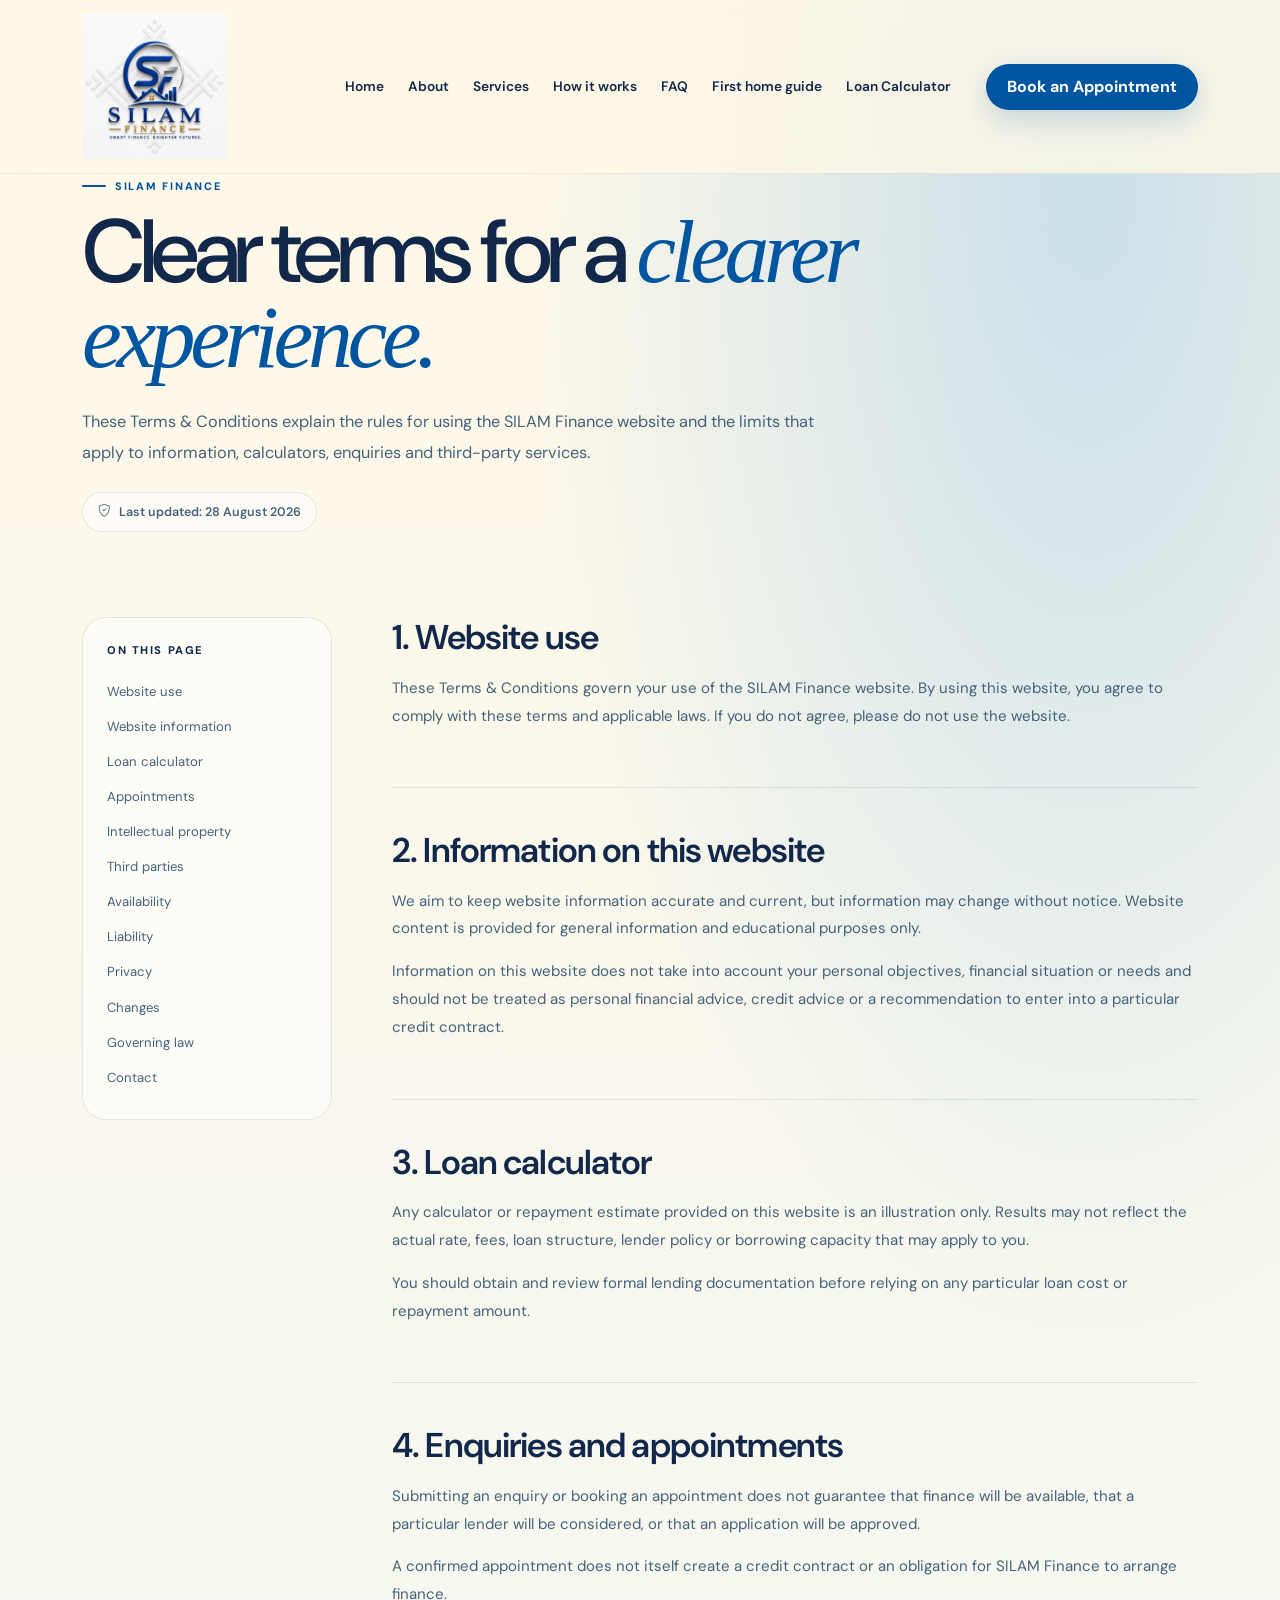
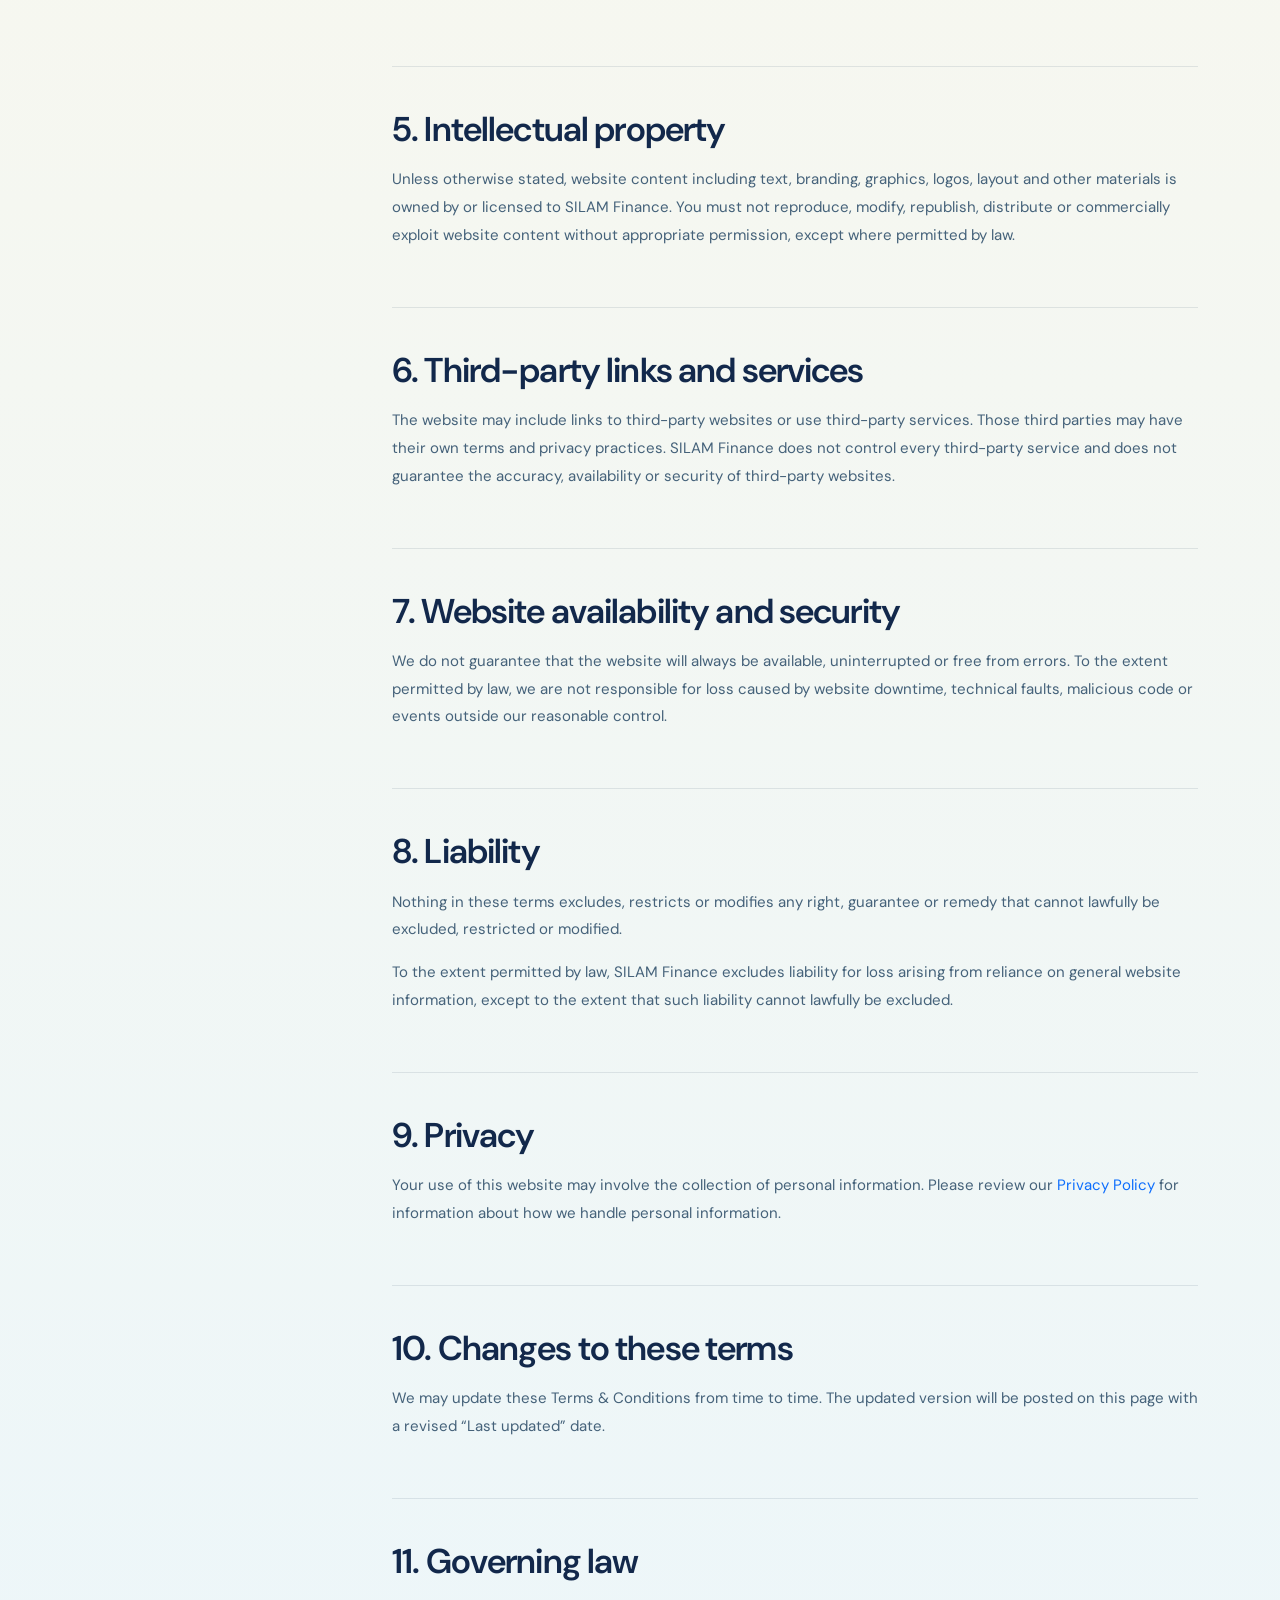
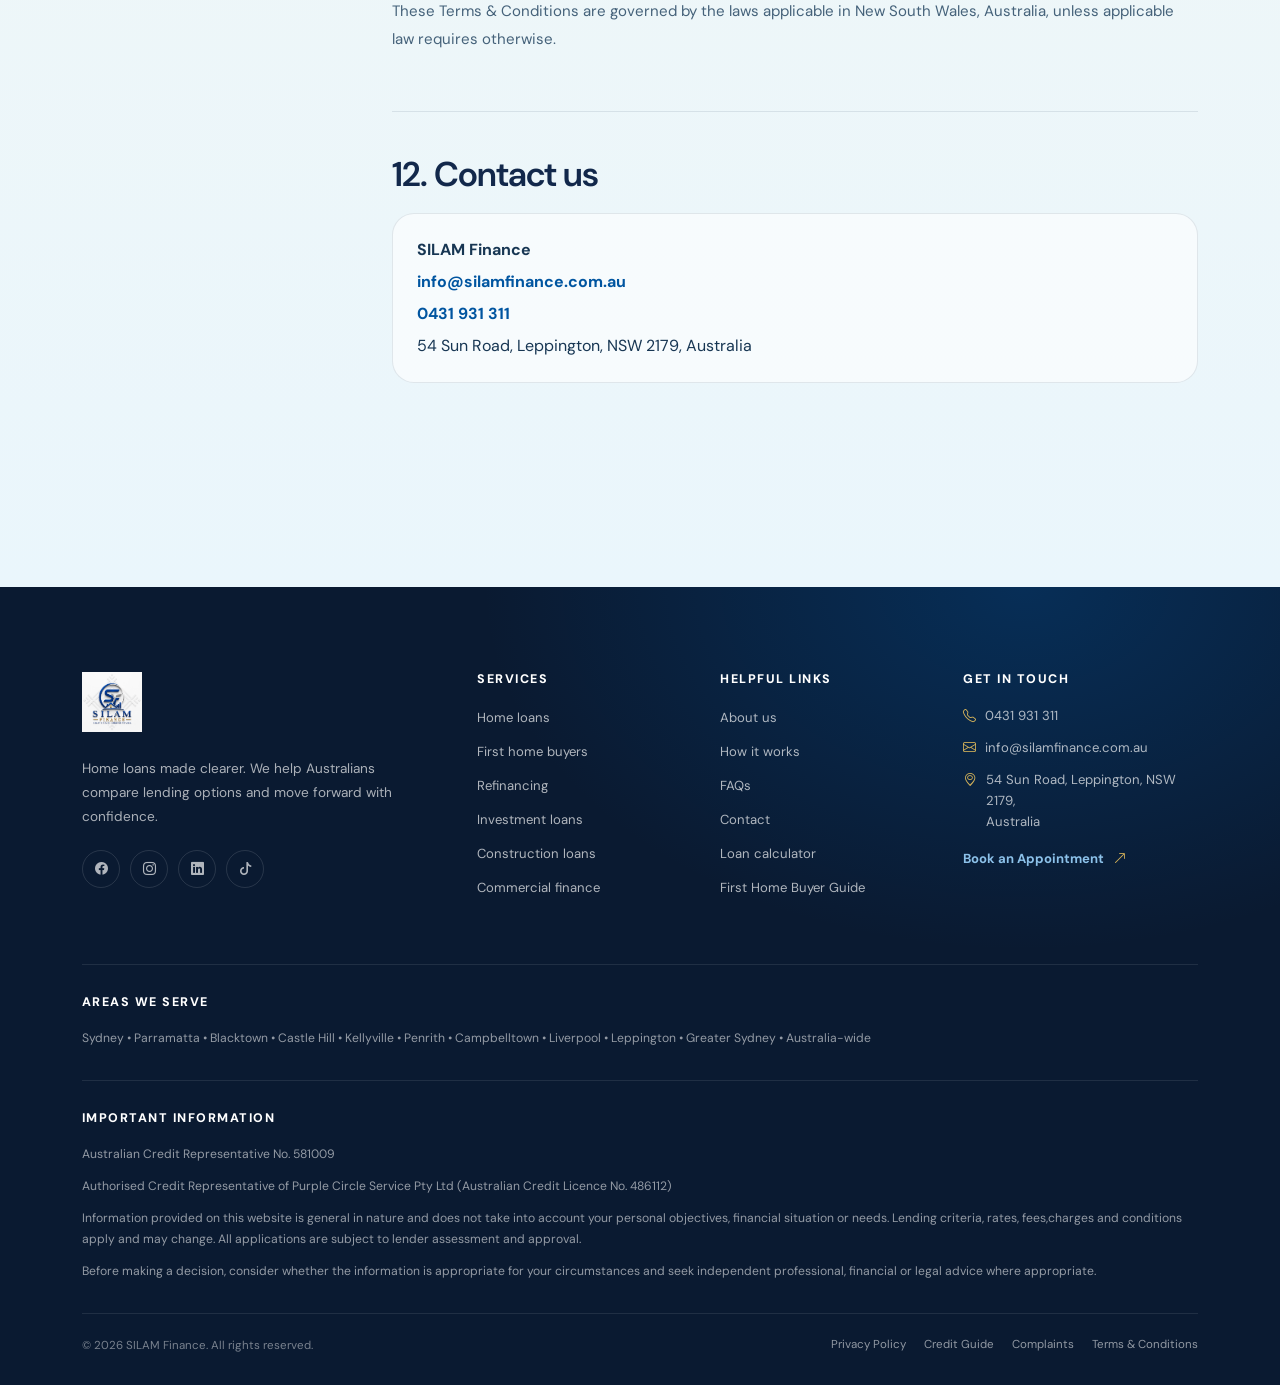
<file: terms.html>
<!doctype html>
<html lang="en">
    <head>
        <meta charset="utf-8">
        <meta name="viewport" content="width=device-width, initial-scale=1">
        <title>Terms and Conditions | SILAM Finance</title>
        <link rel="icon" type="jpeg" href="Images/logo.jpeg">
        <link rel="preconnect" href="https://fonts.googleapis.com">
        <link rel="preconnect" href="https://fonts.gstatic.com" crossorigin>
        <link href="https://fonts.googleapis.com/css2?family=DM+Sans:wght@400;500;600;700&display=swap" rel="stylesheet">
        <link rel="stylesheet" href="https://cdn.jsdelivr.net/npm/bootstrap@5.3.3/dist/css/bootstrap.min.css">
        <link rel="stylesheet" href="https://cdn.jsdelivr.net/npm/bootstrap-icons@1.11.3/font/bootstrap-icons.css">
        <link rel="stylesheet" href="css/style.css">
        <link rel="stylesheet" href="css/site-chrome.css">
        <link rel="stylesheet" href="css/legal.css">
    </head>
    <body>
        <nav class="navbar navbar-expand-lg fixed-top custom-nav"><div class="container">
            <a class="navbar-brand" href="index.html" aria-label="SILAM Finance home">
                <img src="Images/logo.jpeg" alt="SILAM Finance" class="navbar-logo"></a>
                <button class="navbar-toggler" type="button" data-bs-toggle="collapse" data-bs-target="#menu" aria-controls="menu" aria-expanded="false" aria-label="Toggle navigation"><i class="bi bi-list"></i></button>
                <div class="collapse navbar-collapse" id="menu">
                    <ul class="navbar-nav ms-auto align-items-lg-center">
                        <li class="nav-item"><a class="nav-link" href="index.html#home">Home</a></li>
                        <li class="nav-item"><a class="nav-link" href="index.html#about">About</a></li>
                        <li class="nav-item"><a class="nav-link" href="index.html#services">Services</a></li>
                        <li class="nav-item"><a class="nav-link" href="index.html#process">How it works</a></li>
                        <li class="nav-item"><a class="nav-link" href="index.html#faq">FAQ</a></li>
                        <li class="nav-item"><a class="nav-link" href="guide.html">First home guide</a></li>
                        <li class="nav-item"><a class="nav-link" href="calculator.html">Loan Calculator</a></li>
                        <li class="nav-item ms-lg-3"><a href="appointment.html" class="custom-btn nav-cta">Book an Appointment</a></li>
                    </ul>
                </div>
            </div>
        </nav>
<main class="legal-page">
    <header class="legal-hero">
        <div class="container">
            <p class="section-label">SILAM FINANCE</p>
            <h1>Clear terms for a <span>clearer experience.</span></h1>
            <p class="legal-intro">These Terms & Conditions explain the rules for using the SILAM Finance website and the limits that apply to information, calculators, enquiries and third-party services.</p>
            <div class="legal-meta">
                <i class="bi bi-shield-check"></i> Last updated: 28 August 2026</div>
            </div>
        </header>
        <div class="container"><div class="legal-layout">
            <aside class="legal-nav" aria-label="Terms & Conditions sections">
                <p class="legal-nav-title">ON THIS PAGE</p>
                <a href="#use">Website use</a>
                <a href="#information">Website information</a>
                <a href="#calculator">Loan calculator</a>
                <a href="#enquiries">Appointments</a>
                <a href="#intellectual">Intellectual property</a>
                <a href="#third-party">Third parties</a>
                <a href="#availability">Availability</a>
                <a href="#liability">Liability</a>
                <a href="#privacy">Privacy</a>
                <a href="#changes">Changes</a>
                <a href="#law">Governing law</a>
                <a href="#contact">Contact</a>
            </aside>
            <article class="legal-content">
<section class="legal-section" id="use">
    <h2>1. Website use</h2>
    <p>These Terms &amp; Conditions govern your use of the SILAM Finance website. By using this website, you agree to comply with these terms and applicable laws. 
        If you do not agree, please do not use the website.</p>
</section>
<section class="legal-section" id="information">
    <h2>2. Information on this website</h2>
    <p>We aim to keep website information accurate and current, but information may change without notice. 
        Website content is provided for general information and educational purposes only.</p>
        <p>Information on this website does not take into account your personal objectives, financial situation or 
            needs and should not be treated as personal financial advice, credit advice or a recommendation to enter into a particular credit contract.</p>
</section>
<section class="legal-section" id="calculator">
    <h2>3. Loan calculator</h2>
    <p>Any calculator or repayment estimate provided on this website is an illustration only. 
        Results may not reflect the actual rate, fees, loan structure, lender policy or borrowing capacity that may apply to you.</p>
        <p>You should obtain and review formal lending documentation before relying on any particular loan cost or repayment amount.</p>
    </section>
<section class="legal-section" id="enquiries">
    <h2>4. Enquiries and appointments</h2>
    <p>Submitting an enquiry or booking an appointment does not guarantee that finance will be available, that a particular lender will be considered, or 
        that an application will be approved.</p><p>A confirmed appointment does not itself create a credit contract or an obligation for SILAM Finance to arrange finance.</p>
    </section>
<section class="legal-section" id="intellectual">
    <h2>5. Intellectual property</h2><p>Unless otherwise stated, website content including text, branding, graphics, logos, layout and other materials is owned by or 
        licensed to SILAM Finance. You must not reproduce, modify, republish, distribute or commercially exploit website content without appropriate permission, except 
        where permitted by law.</p>
    </section>
<section class="legal-section" id="third-party">
    <h2>6. Third-party links and services</h2>
    <p>The website may include links to third-party websites or use third-party services. 
        Those third parties may have their own terms and privacy practices. SILAM Finance does not control every third-party service and does not guarantee the accuracy, 
        availability or security of third-party websites.</p>
    </section>
<section class="legal-section" id="availability">
    <h2>7. Website availability and security</h2><p>We do not guarantee that the website will always be available, uninterrupted or free from errors. 
        To the extent permitted by law, we are not responsible for loss caused by website downtime, technical faults, malicious code or events outside our reasonable control.</p>
    </section>
<section class="legal-section" id="liability">
    <h2>8. Liability</h2>
    <p>Nothing in these terms excludes, restricts or modifies any right, guarantee or remedy that cannot lawfully be excluded, restricted or modified.</p>
    <p>To the extent permitted by law, SILAM Finance excludes liability for loss arising from reliance on general website information, except to the extent 
        that such liability cannot lawfully be excluded.</p></section>
<section class="legal-section" id="privacy">
    <h2>9. Privacy</h2><p>Your use of this website may involve the collection of personal information. Please review our 
        <a href="privacy.html">Privacy Policy</a> for information about how we handle personal information.</p>
    </section>
<section class="legal-section" id="changes">
    <h2>10. Changes to these terms</h2>
    <p>We may update these Terms &amp; Conditions from time to time. The updated version will be posted on this page with a revised “Last updated” date.</p>
</section>
<section class="legal-section" id="law">
    <h2>11. Governing law</h2>
    <p>These Terms &amp; Conditions are governed by the laws applicable in New South Wales, Australia, unless applicable law requires otherwise.</p>
</section>
<section class="legal-section" id="contact">
    <h2>12. Contact us</h2><div class="legal-contact">
        <strong>SILAM Finance</strong>
        <a href="mailto:info@silamfinance.com.au">info@silamfinance.com.au</a>
        <a href="tel:0431931311">0431 931 311</a>
        <span>54 Sun Road, Leppington, NSW 2179, Australia</span>
    </div>
</section>
</article>
</div>
</div>
</main>
<footer class="site-footer"><div class="container">
    <div class="footer-top">
        <div class="footer-brand">
            <a class="footer-logo" href="index.html">
                <img src="Images/logo.jpeg" alt="SILAM Finance Logo" class="footer-logo-img"></a>
                <p>Home loans made clearer. We help Australians compare lending options and move forward with confidence.</p>
                <div class="footer-socials">
                    <a href="https://www.facebook.com/people/Silam-Finance/61592530485853/" aria-label="Facebook"><i class="bi bi-facebook"></i></a>
                        <a href="#" aria-label="Instagram"><i class="bi bi-instagram"></i></a>
                            <a href="#" aria-label="LinkedIn"><i class="bi bi-linkedin"></i></a>
                                <a href="https://www.tiktok.com/@silamfinance" aria-label="TikTok"><i class="bi bi-tiktok"></i></a>
                            </div>
                        </div>
                        <div class="footer-column">
                            <h4>Services</h4>
                            <ul><li><a href="appointment.html">Home loans</a></li>
                                <li><a href="appointment.html">First home buyers</a></li>
                                <li><a href="appointment.html">Refinancing</a></li>
                                <li><a href="appointment.html">Investment loans</a></li>
                                <li><a href="appointment.html">Construction loans</a></li>
                                <li><a href="appointment.html">Commercial finance</a></li>
                            </ul>
                        </div>
                        <div class="footer-column">
                            <h4>Helpful links</h4>
                            <ul><li><a href="index.html#about">About us</a></li>
                                <li><a href="index.html#process">How it works</a></li>
                                <li><a href="index.html#faq">FAQs</a></li>
                                <li><a href="appointment.html">Contact</a></li>
                                <li><a href="calculator.html">Loan calculator</a></li>
                                <li><a href="guide.html">First Home Buyer Guide</a></li>
                            </ul></div>
                            <div class="footer-column footer-contact">
                                <h4>Get in touch</h4>
                                <a href="tel:0431931311"><i class="bi bi-telephone"></i> 0431 931 311</a>
                                <a href="mailto:info@silamfinance.com.au"><i class="bi bi-envelope"></i> info@silamfinance.com.au</a>
                                <div class="footer-address">
                                    <i class="bi bi-geo-alt"></i><span>54 Sun Road, Leppington, NSW 2179,<br>Australia</span>
                                </div>
                                <a href="appointment.html" class="footer-cta">Book an Appointment <i class="bi bi-arrow-up-right"></i></a>
                            </div>
                        </div>
<div class="footer-areas">
    <h4>Areas we serve</h4>
    <p>Sydney • Parramatta • Blacktown • Castle Hill • Kellyville • Penrith • Campbelltown • Liverpool • Leppington • Greater Sydney • Australia-wide</p>
</div>
<div class="footer-disclaimer">
    <h4>Important information</h4>
    <p>Australian Credit Representative No. 581009</p>
    <p>Authorised Credit Representative of Purple Circle Service Pty Ltd (Australian Credit Licence No. 486112)</p>
    <p>Information provided on this website is general in nature and does not take into account your personal objectives, financial situation or needs. Lending criteria, rates, fees,charges and conditions apply and may change. All applications are subject to lender assessment and approval.</p>
    <p>Before making a decision, consider whether the information is appropriate for your circumstances and seek independent professional, financial or legal advice where appropriate.</p>
</div>
<div class="footer-bottom">
    <p>© <span id="year"></span> SILAM Finance. All rights reserved.</p>
    <div>
        <a href="privacy.html">Privacy Policy</a>
        <a href="credit-guide.html">Credit Guide</a>
        <a href="complaints.html">Complaints</a>
        <a href="terms.html">Terms &amp; Conditions</a>
    </div>
</div>
</div>
</footer>
<button class="scroll-top" id="scrollTop" type="button" aria-label="Back to top"><i class="bi bi-arrow-up"></i></button>
<script src="https://cdn.jsdelivr.net/npm/bootstrap@5.3.3/dist/js/bootstrap.bundle.min.js"></script>
<script src="scripts/script.js"></script>
</body>
</html>
</file>
<file: css/style.css>
@import url("site-chrome.css");

/* ---------- RESET / GLOBAL ---------- */

html {
    scroll-behavior: smooth;
    scroll-padding-top: var(--nav-height);
}

body {
    margin: 0;
    overflow-x: hidden;
    background: var(--paper);
    color: var(--ink);
    font-family: "DM Sans", system-ui, -apple-system, BlinkMacSystemFont, "Segoe UI", sans-serif;
    -webkit-font-smoothing: antialiased;
}

img {
    display: block;
    max-width: 100%;
}

a {
    text-decoration: none;
}

button,
a {
    -webkit-tap-highlight-color: transparent;
}

::selection {
    color: var(--paper);
    background: var(--blueberry);
}

.section-padding {
    padding-block: 120px;
}

/* ---------- HERO ---------- */

.hero {
    position: relative;
    isolation: isolate;
    min-height: 100vh;
    overflow: hidden;
    background:
        radial-gradient(ellipse 55% 42% at 83% 17%, rgba(140, 193, 233, .68), transparent 72%),
        radial-gradient(ellipse 45% 55% at 7% 78%, rgba(67, 139, 196, .24), transparent 72%),
        linear-gradient(135deg, var(--paper) 0%, var(--paper) 28%, #eaf6fc 57%, var(--sky-light) 100%);
}

.hero .container {
    position: relative;
    z-index: 3;
}

.hero .row {
    min-height: 100vh;
    padding-top: calc(var(--nav-height) / 2);
    padding-bottom: 40px;
}

.hero-copy {
    padding-top: 20px;
}

.eyebrow {
    display: flex;
    align-items: center;
    gap: 10px;
    margin-bottom: 22px;
    color: var(--blueberry);
    font-size: .68rem;
    font-weight: 800;
    letter-spacing: .18em;
}

.eyebrow span {
    width: 28px;
    height: 2px;
    border-radius: 999px;
    background: var(--blueberry);
}

.hero h1 {
    max-width: 760px;
    margin: 0;
    color: var(--ocean);
    font-size: clamp(3.25rem, 6.7vw, 6.8rem);
    font-weight: 500;
    line-height: .91;
    letter-spacing: -.065em;
}

.hero h1 span,
.section-title span {
    color: var(--blueberry);
    font-family: Georgia, "Times New Roman", serif;
    font-style: italic;
    font-weight: 400;
}

.hero-text {
    max-width: 590px;
    margin: 28px 0 24px;
    color: var(--copy);
    font-size: 1.02rem;
    line-height: 1.85;
}

.hero-points {
    display: grid;
    grid-template-columns: repeat(2, minmax(0, 1fr));
    max-width: 570px;
    gap: 10px 24px;
    margin-bottom: 28px;
}

.hero-points div {
    color: var(--ink);
    font-size: .88rem;
    font-weight: 600;
}

.hero-points i {
    margin-right: 7px;
    color: var(--blueberry);
}

.hero-actions {
    display: flex;
    flex-wrap: wrap;
    align-items: center;
    gap: 20px;
}

.text-link,
.service-card a {
    display: inline-flex;
    align-items: center;
    gap: 7px;
    color: var(--blueberry) !important;
    font-weight: 700;
}

.text-link:hover,
.service-card a:hover {
    gap: 10px;
}

.hero-note {
    display: flex;
    align-items: center;
    gap: 8px;
    margin: 24px 0 0;
    color: rgba(23, 54, 83, .68);
    font-size: .78rem;
}

.hero-note i {
    color: var(--gold);
}

/* Decorative hero glows */

.hero-glow {
    position: absolute;
    z-index: 0;
    pointer-events: none;
    border-radius: 50%;
}

.hero-glow-one {
    top: 8%;
    right: -12%;
    width: 58vw;
    height: 38vw;
    background: radial-gradient(ellipse, rgba(67, 139, 196, .18), transparent 70%);
    filter: blur(22px);
}

.hero-glow-two {
    right: 24%;
    bottom: 2%;
    width: 34vw;
    height: 24vw;
    background: radial-gradient(ellipse, rgba(214, 180, 90, .10), transparent 70%);
    filter: blur(24px);
}

/* Hero visual */

.hero-visual {
    position: relative;
    width: min(100%, 620px);
    min-height: 620px;
    margin-inline: auto;
    display: flex;
    align-items: center;
    justify-content: center;
}

.hero-image-frame {
    position: relative;
    width: min(100%, 520px);
    aspect-ratio: 4 / 5;
    overflow: hidden;
    border: 8px solid rgba(255, 248, 231, .76);
    border-radius: 38% 62% 48% 52% / 46% 40% 60% 54%;
    outline: 1px solid rgba(18, 40, 75, .08);
    box-shadow: 0 35px 80px rgba(18, 40, 75, .18), 0 0 80px rgba(140, 193, 233, .18);
}

.hero-image-frame img {
    width: 100%;
    height: 100%;
    object-fit: cover;
    transform: scale(1.04);
    filter: saturate(.94) contrast(.98);
}

.hero-image-frame::after {
    content: "";
    position: absolute;
    inset: 0;
    pointer-events: none;
    background: linear-gradient(125deg, rgba(255, 248, 231, .18), transparent 32%, rgba(67, 139, 196, .08));
    mix-blend-mode: screen;
}

.hero-stat {
    position: absolute;
    z-index: 4;
    display: flex;
    flex-direction: column;
    gap: 3px;
    min-width: 155px;
    padding: 17px 20px;
    border: 1px solid rgba(255, 255, 255, .18);
    border-radius: 18px;
    background: rgba(18, 40, 75, .92);
    color: var(--white);
    box-shadow: 0 18px 45px rgba(18, 40, 75, .18);
    backdrop-filter: blur(12px);
}

.hero-stat strong {
    color: var(--sky);
    font-size: 1.6rem;
    line-height: 1;
}

.hero-stat span {
    color: rgba(255, 255, 255, .76);
    font-size: .75rem;
}

.hero-stat-one {
    top: 12%;
    left: 2%;
}

.hero-stat-two {
    right: 0;
    bottom: 13%;
}

.sun-shape {
    position: absolute;
    right: 2%;
    top: 3%;
    z-index: -1;
    width: 210px;
    height: 210px;
    border-radius: 47% 53% 60% 40% / 53% 44% 56% 47%;
    background: radial-gradient(circle, rgba(214, 180, 90, .14) 0 22%, rgba(214, 180, 90, .05) 44%, transparent 70%);
    filter: blur(2px);
}
.navbar-brand-name{
    display:flex;
    flex-direction:column;
    font-size:19px;
    line-height:1;
    letter-spacing:.08em;
    font-weight:700;
    color:#17324d;
}
.navbar-brand-name strong{
    margin-top:3px;
    font-size:9px;
    letter-spacing:.28em;
    font-weight:700;
    color:#b88924;
}

/* ---------- TRUST BAR ---------- */

.trust-bar {
    position: relative;
    overflow: hidden;
    padding: 34px 0;
    background:
        radial-gradient(ellipse 55% 150% at 10% 50%, rgba(140, 193, 233, .82), transparent 62%),
        radial-gradient(ellipse 45% 120% at 75% 0%, rgba(0, 85, 160, .45), transparent 65%),
        linear-gradient(110deg, #8cc1e9 0%, #438bc4 45%, #0055a0 100%);
}

.trust-bar .container {
    position: relative;
    z-index: 1;
    display: flex;
    align-items: center;
    justify-content: space-between;
    gap: 40px;
}

.trust-intro {
    flex: 0 0 auto;
}

.trust-intro span {
    display: block;
    margin-bottom: 5px;
    color: rgba(255, 248, 231, .72);
    font-size: .64rem;
    font-weight: 800;
    letter-spacing: .16em;
}

.trust-intro strong {
    color: var(--white);
    font-size: 1.25rem;
    line-height: 1.05;
}

.lender-list {
    display: grid;
    grid-template-columns: repeat(4, auto);
    justify-content: end;
    gap: 14px 34px;
    color: rgba(255, 248, 231, .88);
    font-size: .8rem;
    font-weight: 700;
    letter-spacing: .06em;
}

/* ---------- SECTION HEADINGS ---------- */

.section-label {
    position: relative;
    display: inline-flex;
    align-items: center;
    gap: 9px;
    margin: 0 0 15px;
    color: var(--blueberry);
    font-size: .68rem;
    font-weight: 800;
    letter-spacing: .16em;
}

.section-label::before {
    content: "";
    width: 24px;
    height: 2px;
    border-radius: 999px;
    background: currentColor;
}

.section-title {
    margin: 0;
    color: var(--ocean);
    font-size: clamp(2.5rem, 4.5vw, 4.5rem);
    font-weight: 500;
    line-height: .98;
    letter-spacing: -.045em;
}

.large-copy {
    color: var(--copy);
    font-size: 1rem;
    line-height: 1.8;
}

.section-heading {
    display: flex;
    align-items: end;
    justify-content: space-between;
    gap: 45px;
    margin-bottom: 52px;
}

.section-heading > p {
    max-width: 510px;
    margin: 0;
    color: var(--copy);
    line-height: 1.8;
}

/* ---------- ABOUT ---------- */

.about {
    background: var(--paper);
}

.about-image {
    position: relative;
    width: min(100%, 470px);
    margin-inline: auto;
}

.about-image img {
    width: 100%;
    aspect-ratio: 4 / 5;
    object-fit: cover;
    border: 8px solid rgba(255, 255, 255, .65);
    border-radius: 48% 52% 45% 55% / 55% 42% 58% 45%;
    box-shadow: 0 28px 65px rgba(18, 40, 75, .15);
}

.about-badge {
    position: absolute;
    right: -18px;
    bottom: 30px;
    display: flex;
    flex-direction: column;
    padding: 15px 20px;
    border-radius: 22px 28px 22px 30px;
    background: var(--blueberry);
    color: var(--paper);
    box-shadow: 0 14px 32px rgba(18, 40, 75, .14);
}

.about-badge strong {
    font-size: 1.1rem;
    letter-spacing: .08em;
}

.about-badge span {
    font-size: .72rem;
    opacity: .8;
}

.about-grid {
    display: grid;
    grid-template-columns: repeat(2, minmax(0, 1fr));
    gap: 14px;
    margin-top: 30px;
}

.about-grid > div {
    min-height: 150px;
    padding: 22px;
    border: 1px solid var(--line);
    border-radius: 24px;
    background: rgba(255, 255, 255, .56);
    transition: transform .3s ease, background .3s ease, box-shadow .3s ease;
}

.about-grid > div:hover {
    transform: translateY(-5px);
    background: rgba(255, 255, 255, .86);
    box-shadow: var(--shadow);
}

.about-grid i {
    display: inline-flex;
    margin-bottom: 14px;
    color: var(--blueberry);
    font-size: 1.25rem;
}

.about-grid h4 {
    margin: 0 0 6px;
    color: var(--ocean);
    font-size: 1rem;
}

.about-grid p {
    margin: 0;
    color: var(--copy);
    font-size: .82rem;
    line-height: 1.65;
}

/* ---------- SERVICES ---------- */

.services {
    position: relative;
    background:
        radial-gradient(ellipse 80% 55% at 90% 0%, rgba(140, 193, 233, .48), transparent 62%),
        radial-gradient(ellipse 55% 50% at 0% 100%, rgba(67, 139, 196, .18), transparent 66%),
        #dceef9;
}

.service-card {
    position: relative;
    height: 100%;
    min-height: 330px;
    padding: 30px;
    border: 1px solid rgba(18, 40, 75, .08);
    border-radius: 28px;
    background: rgba(255, 255, 255, .66);
    box-shadow: 0 18px 45px rgba(18, 40, 75, .06);
    transition: transform .3s ease, background .3s ease, box-shadow .3s ease, border-color .3s ease;
}

.service-card:hover {
    transform: translateY(-8px);
    background: rgba(255, 255, 255, .88);
    border-color: rgba(0, 85, 160, .16);
    box-shadow: 0 26px 60px rgba(18, 40, 75, .12);
}

.service-number {
    position: absolute;
    top: 22px;
    right: 25px;
    color: rgba(18, 40, 75, .32);
    font-size: .72rem;
    font-weight: 800;
    letter-spacing: .08em;
}

.service-icon {
    width: 54px;
    height: 54px;
    display: grid;
    place-items: center;
    margin-bottom: 24px;
    border-radius: 16px;
    background: rgba(0, 85, 160, .08);
    color: var(--blueberry);
    font-size: 1.3rem;
}

.service-card h3 {
    margin: 0 0 12px;
    color: var(--ocean);
    font-size: 1.35rem;
}

.service-card p {
    margin: 0 0 24px;
    color: var(--copy);
    font-size: .88rem;
    line-height: 1.75;
}

.service-card a {
    margin-top: auto;
    font-size: .82rem;
}

.service-card.featured {
    color: var(--white);
    background:
        radial-gradient(ellipse at 85% 10%, rgba(140, 193, 233, .20), transparent 45%),
        linear-gradient(145deg, var(--ocean), var(--blueberry));
    border-color: rgba(140, 193, 233, .20);
}

.service-card.featured h3,
.service-card.featured p {
    color: var(--white);
}

.service-card.featured p {
    opacity: .78;
}

.service-card.featured .service-number {
    color: rgba(255, 255, 255, .45);
}

.service-card.featured .service-icon {
    background: rgba(140, 193, 233, .12);
    color: var(--sky);
}

.service-card.featured a {
    color: var(--sky) !important;
}

/* Bootstrap columns need flex stretching for equal-height cards */
.services .row > [class*="col-"],
.process-grid > * {
    display: flex;
}

.services .row > [class*="col-"] > .service-card {
    width: 100%;
}

/* ---------- WHY BROKER ---------- */

.why-broker {
    position: relative;
    overflow: hidden;
    background:
        radial-gradient(ellipse 60% 80% at 8% 15%, rgba(67, 139, 196, .35), transparent 62%),
        radial-gradient(ellipse 50% 70% at 92% 85%, rgba(140, 193, 233, .18), transparent 65%),
        linear-gradient(135deg, var(--ocean), var(--blueberry));
}

.why-broker .section-title,
.why-broker .large-copy {
    color: var(--white);
}

.why-broker .section-label {
    color: var(--sky);
}

.benefit-grid {
    display: grid;
    grid-template-columns: repeat(4, minmax(0, 1fr));
    gap: 16px;
}

.benefit {
    position: relative;
    min-height: 270px;
    padding: 28px;
    border: 1px solid rgba(140, 193, 233, .16);
    border-radius: 26px;
    background: rgba(255, 255, 255, .07);
    backdrop-filter: blur(8px);
    transition: transform .3s ease, background .3s ease;
}

.benefit:hover {
    transform: translateY(-5px);
    background: rgba(255, 255, 255, .11);
}

.benefit > span {
    display: block;
    margin-bottom: 42px;
    color: rgba(255, 255, 255, .45);
    font-size: .72rem;
    font-weight: 800;
}

.benefit i {
    display: block;
    margin-bottom: 20px;
    color: var(--sky);
    font-size: 1.45rem;
}

.benefit h3 {
    margin: 0 0 10px;
    color: var(--white);
    font-size: 1.1rem;
}

.benefit p {
    margin: 0;
    color: rgba(255, 255, 255, .72);
    font-size: .82rem;
    line-height: 1.7;
}

/* =========================================
   HOW IT WORKS
   ========================================= */

.process {
    position: relative;
    overflow: hidden;
}

.process-heading {
    max-width: 720px;
    margin: 0 auto 70px;
}

.process-intro {
    max-width: 600px;
    margin: 18px auto 0;
    font-size: 17px;
    line-height: 1.7;
    color: #64748b;
}


/* TIMELINE */

.process-timeline {
    position: relative;
    display: grid;
    grid-template-columns: repeat(4, 1fr);
    gap: 24px;
}


/* Connecting line */

.process-timeline::before {
    content: "";
    position: absolute;

    top: 39px;
    left: 10%;
    right: 10%;

    height: 2px;

    background: linear-gradient(
        90deg,
        rgba(30, 90, 130, 0.08),
        rgba(30, 90, 130, 0.3),
        rgba(30, 90, 130, 0.08)
    );

    z-index: 0;
}


/* STEP */

.process-step {
    position: relative;
    z-index: 1;
}


/* Number circle */

.process-marker {
    width: 78px;
    height: 78px;

    margin: 0 auto 24px;

    border-radius: 50%;

    background: #ffffff;

    border: 1px solid rgba(30, 90, 130, 0.15);

    display: flex;
    align-items: center;
    justify-content: center;

    box-shadow:
        0 10px 30px rgba(30, 65, 100, 0.10);
}

.process-marker span {
    width: 58px;
    height: 58px;

    border-radius: 50%;

    display: flex;
    align-items: center;
    justify-content: center;

    background: #0f6b8f;
    color: #ffffff;

    font-size: 14px;
    font-weight: 700;
    letter-spacing: 0.08em;
}


/* CARD */

.process-card {
    position: relative;

    height: 100%;

    padding: 32px 28px;

    background: #ffffff;

    border: 1px solid rgba(30, 65, 100, 0.08);

    border-radius: 22px;

    box-shadow:
        0 12px 35px rgba(30, 65, 100, 0.07);

    transition:
        transform 0.3s ease,
        box-shadow 0.3s ease,
        border-color 0.3s ease;
}

.process-card:hover {
    transform: translateY(-8px);

    border-color: rgba(30, 107, 143, 0.20);

    box-shadow:
        0 20px 45px rgba(30, 65, 100, 0.12);
}


/* Icon */

.process-icon {
    width: 48px;
    height: 48px;

    margin-bottom: 22px;

    border-radius: 14px;

    display: flex;
    align-items: center;
    justify-content: center;

    background: rgba(15, 107, 143, 0.08);

    color: #0f6b8f;

    font-size: 21px;
}


/* Step label */

.process-label {
    display: block;

    margin-bottom: 8px;

    font-size: 11px;
    font-weight: 700;

    letter-spacing: 0.14em;

    color: #0f6b8f;
}


/* Heading */

.process-card h3 {
    margin-bottom: 12px;

    font-size: 23px;
    font-weight: 700;

    color: #17324d;
}


/* Description */

.process-card > p {
    margin-bottom: 22px;

    color: #64748b;

    font-size: 14px;
    line-height: 1.7;
}


/* Checklist */

.process-card ul {
    list-style: none;

    padding: 0;
    margin: 0;
}

.process-card li {
    display: flex;
    align-items: flex-start;
    gap: 9px;

    margin-bottom: 10px;

    color: #475569;

    font-size: 13px;
    line-height: 1.5;
}

.process-card li i {
    flex-shrink: 0;

    margin-top: 2px;

    color: #0f6b8f;

    font-size: 15px;
}


/* CTA */

.process-cta {
    margin-top: 55px;

    padding: 28px 32px;

    display: flex;
    align-items: center;
    justify-content: space-between;
    gap: 25px;

    border-radius: 22px;

    background: #f4f8fb;

    border: 1px solid rgba(30, 65, 100, 0.07);
}

.process-cta span {
    display: block;

    margin-bottom: 6px;

    font-size: 11px;
    font-weight: 700;

    letter-spacing: 0.13em;

    color: #0f6b8f;
}

.process-cta h3 {
    margin: 0;

    font-size: 22px;
    color: #17324d;
}


/* =========================================
   TABLET
   ========================================= */

@media (max-width: 991px) {

    .process-timeline {
        grid-template-columns: repeat(2, 1fr);
        gap: 45px 20px;
    }

    .process-timeline::before {
        display: none;
    }

    .process-cta {
        align-items: flex-start;
        flex-direction: column;
    }
}


/* =========================================
   MOBILE
   ========================================= */

@media (max-width: 575px) {

    .process-heading {
        margin-bottom: 45px;
    }

    .process-intro {
        font-size: 15px;
    }

    .process-timeline {
        grid-template-columns: 1fr;
        gap: 22px;
    }

    .process-marker {
        width: 64px;
        height: 64px;

        margin-left: 0;
        margin-bottom: 15px;
    }

    .process-marker span {
        width: 48px;
        height: 48px;

        font-size: 12px;
    }

    .process-card {
        padding: 26px 22px;
        border-radius: 18px;
    }

    .process-card h3 {
        font-size: 21px;
    }

    .process-cta {
        padding: 24px 22px;
    }

    .process-cta h3 {
        font-size: 19px;
    }

    .process-cta .custom-btn {
        width: 100%;
        text-align: center;
    }
}
/* ---------- FAQ ---------- */

.faq {
    background:
        radial-gradient(ellipse 70% 60% at 15% 10%, rgba(140, 193, 233, .62), transparent 68%),
        radial-gradient(ellipse 65% 55% at 90% 90%, rgba(67, 139, 196, .22), transparent 65%),
        linear-gradient(150deg, #dceef9 0%, var(--paper) 100%);
}

.faq-accordion {
    max-width: 920px;
    margin-inline: auto;
}

.faq .accordion-item {
    overflow: hidden;
    margin-bottom: 10px;
    border: 1px solid rgba(18, 40, 75, .10);
    border-radius: 18px !important;
    background: rgba(255, 248, 231, .38);
}

.faq .accordion-button {
    padding: 22px 24px;
    color: var(--ocean);
    background: rgba(255, 248, 231, .46);
    font-weight: 700;
    box-shadow: none;
}

.faq .accordion-button:not(.collapsed) {
    color: var(--blueberry);
    background: rgba(255, 248, 231, .80);
    box-shadow: none;
}

.faq .accordion-button:focus {
    box-shadow: 0 0 0 3px rgba(0, 85, 160, .12);
}

.faq .accordion-body {
    padding: 0 24px 22px;
    color: var(--copy);
    font-size: .9rem;
    line-height: 1.8;
}

/* ---------- RESPONSIVE ---------- */

@media (max-width: 1199.98px) {
    .hero h1 {
        font-size: clamp(3.2rem, 6vw, 5.8rem);
    }

    .hero-visual {
        min-height: 560px;
    }

    .benefit-grid,
    .process-grid {
        grid-template-columns: repeat(2, minmax(0, 1fr));
    }

    .footer-top {
        grid-template-columns: 1.2fr 1fr 1fr;
    }

    .footer-contact {
        grid-column: span 3;
    }
}

@media (max-width: 991.98px) {
    :root {
        --nav-height: 74px;
    }

    .navbar-collapse {
        margin-top: 10px;
        padding: 12px;
        border-radius: 0 0 18px 18px;
        background: rgba(255, 248, 231, .98);
        box-shadow: 0 18px 35px rgba(18, 40, 75, .08);
    }

    .hero .row {
        min-height: auto;
        padding-top: 125px;
        padding-bottom: 70px;
    }

    .hero-copy {
        padding-top: 0;
    }

    .hero-visual {
        min-height: 540px;
    }

    .section-heading {
        align-items: flex-start;
        flex-direction: column;
        gap: 20px;
    }

    .section-heading > p {
        max-width: 700px;
    }

    .trust-bar .container {
        align-items: flex-start;
        flex-direction: column;
    }

    .lender-list {
        width: 100%;
        grid-template-columns: repeat(4, 1fr);
        justify-content: start;
    }
}

@media (max-width: 767.98px) {
    .section-padding {
        padding-block: 88px;
    }

    .hero h1 {
        font-size: clamp(3rem, 15vw, 5rem);
    }

    .hero-text {
        font-size: .95rem;
    }

    .hero-points {
        grid-template-columns: 1fr;
    }

    .hero-actions {
        align-items: flex-start;
        flex-direction: column;
        gap: 16px;
    }

    .hero-visual {
        min-height: 440px;
    }

    .hero-image-frame {
        width: min(100%, 420px);
        border-width: 6px;
        border-radius: 34% 66% 48% 52% / 48% 38% 62% 52%;
    }

    .hero-stat {
        min-width: 130px;
        padding: 13px 15px;
    }

    .hero-stat-one {
        left: 0;
        top: 10%;
    }

    .hero-stat-two {
        right: 0;
        bottom: 8%;
    }

    .sun-shape {
        width: 130px;
        height: 130px;
    }

    .trust-bar {
        padding-block: 28px;
    }

    .lender-list {
        grid-template-columns: repeat(2, 1fr);
        gap: 12px 20px;
    }

    .about-grid,
    .benefit-grid,
    .process-grid {
        grid-template-columns: 1fr;
    }

    .about-grid > div,
    .benefit,
    .process-step {
        min-height: auto;
    }

    .stat-item {
        min-height: 125px;
        padding: 24px 12px;
        border-right: 0;
        border-bottom: 1px solid rgba(255, 248, 231, .12);
    }

    .stat-item:nth-child(odd) {
        border-right: 1px solid rgba(255, 248, 231, .12);
    }

    .stat-item:nth-child(3),
    .stat-item:nth-child(4) {
        border-bottom: 0;
    }

    .section-title {
        font-size: clamp(2.35rem, 11vw, 3.4rem);
    }

    .service-card {
        min-height: 300px;
    }
}

@media (max-width: 479.98px) {
    .hero .row {
        padding-top: 112px;
    }

    .hero h1 {
        font-size: 2.95rem;
    }

    .hero-stat {
        min-width: 118px;
    }

    .hero-stat strong {
        font-size: 1.35rem;
    }

    .hero-stat span {
        font-size: .68rem;
    }

    .about-badge {
        right: 0;
    }

    .lender-list {
        font-size: .72rem;
    }
}

/* ---------- ACCESSIBILITY / MOTION ---------- */

@media (prefers-reduced-motion: reduce) {
    html {
        scroll-behavior: auto;
    }

    *,
    *::before,
    *::after {
        animation-duration: .01ms !important;
        animation-iteration-count: 1 !important;
        transition-duration: .01ms !important;
        scroll-behavior: auto !important;
    }

    .service-card:hover,
    .about-grid > div:hover,
    .benefit:hover,
    .process-step:hover,
    .custom-btn:hover,
    .scroll-top:hover {
        transform: none;
    }
}
/* =========================================
   LENDER LOGO CAROUSEL
   ========================================= */

.trust-bar {
    overflow: visible;
}

.lender-carousel {
    width: 100%;
    overflow: hidden;
    position: relative;
    margin-top: 24px;

    mask-image: linear-gradient(
        to right,
        transparent 0,
        black 40px,
        black calc(100% - 40px),
        transparent 100%
    );

    -webkit-mask-image: linear-gradient(
        to right,
        transparent 0,
        black 40px,
        black calc(100% - 40px),
        transparent 100%
    );
}

.lender-track {
    display: flex;
    align-items: center;
    gap: 14px;
    width: max-content;
    animation: lenderScroll 45s linear infinite;
}

.lender-carousel:hover .lender-track {
    animation-play-state: paused;
}

.lender-logo {
    width: 190px;
    height: 100px;
    flex: 0 0 190px;

    background: #ffffff;
    border-radius: 18px;

    display: flex;
    align-items: center;
    justify-content: center;

    padding: 20px;

    box-shadow:
        0 8px 25px rgba(30, 65, 100, 0.08);

    transition:
        transform 0.3s ease,
        box-shadow 0.3s ease;
}

.lender-logo:hover {
    transform: translateY(-4px);

    box-shadow:
        0 14px 35px rgba(30, 65, 100, 0.14);
}

.lender-logo img {
    display: block;

    width: 100%;
    height: 100%;

    max-width: 175px;
    max-height: 60px;

    object-fit: contain;
}

@keyframes lenderScroll {
    from {
        transform: translateX(0);
    }

    to {
        transform: translateX(calc(-50% - 1px));
    }
}

@media (max-width: 768px) {
    .lender-carousel {
        margin-top: 20px;
    }
    .lender-track {
        gap: 14px;
        animation-duration: 35s;
    }
    .lender-logo {
        width: 150px;
        height: 82px;
        flex-basis: 150px;

        padding: 15px;
        border-radius: 14px;
    }
    .lender-logo img {
        max-width: 120px;
        max-height: 48px;
    }
}

@media (prefers-reduced-motion: reduce) {

    .lender-track {
        animation: none;
    }
}
</file>
<file: css/site-chrome.css>
/* =========================================================
   SILAM FINANCE — SHARED SITE CHROME
   One header + one footer used by every page.
   Load this file before page-specific CSS.
   ========================================================= */

:root{
  /* Shared design tokens */
  --site-paper:#fff8e7;
  --site-sky:#8cc1e9;
  --site-blue:#0055a0;
  --site-ocean:#12284b;
  --site-gold:#d6b45a;
  --site-white:#fff;
  --site-copy:#45627a;
  --site-line:rgba(18,40,75,.10);
  --site-nav-height:82px;

  /* Page aliases — keep one source of truth across all pages */
  --paper:var(--site-paper);
  --paper-deep:#f4ead4;
  --sky:var(--site-sky);
  --sky-light:#b9ddf2;
  --bluebird:#438bc4;
  --blueberry:var(--site-blue);
  --ocean:var(--site-ocean);
  --navy:var(--site-ocean);
  --navy-dark:#0b1f33;
  --navy-soft:#173653;
  --ink:#173653;
  --text:#173653;
  --copy:var(--site-copy);
  --text-soft:#60778c;
  --text-muted:#8092a1;
  --blue:#1769aa;
  --blue-dark:#0f4f82;
  --blue-light:#8fc4e8;
  --blue-pale:#eaf5fb;
  --gold:var(--site-gold);
  --gold-light:#ead49a;
  --gold-pale:#fbf3d9;
  --white:var(--site-white);
  --line:var(--site-line);
  --border:rgba(16,42,67,.12);
  --border-strong:rgba(16,42,67,.2);
  --border-light:rgba(255,255,255,.2);
  --shadow:0 18px 50px rgba(18,40,75,.10);
  --shadow-sm:0 8px 24px rgba(16,42,67,.07);
  --shadow-md:0 18px 48px rgba(16,42,67,.11);
  --shadow-lg:0 30px 80px rgba(16,42,67,.15);
  --radius-sm:12px;
  --radius-md:18px;
  --radius-lg:26px;
  --radius-xl:34px;
  --transition:all .28s cubic-bezier(.2,.8,.2,1);
  --nav-height:var(--site-nav-height);
}

/* ---------- HEADER ---------- */
.custom-nav{
  z-index:1030;
  min-height:var(--site-nav-height);
  padding-block:14px;
  background:rgba(255,248,231,.78)!important;
  border-bottom:1px solid rgba(18,40,75,.08);
  backdrop-filter:blur(18px) saturate(120%);
  -webkit-backdrop-filter:blur(18px) saturate(120%);
  transition:background .25s ease,box-shadow .25s ease,border-color .25s ease;
}
.custom-nav.scrolled{
  background:rgba(255,248,231,.96)!important;
  box-shadow:0 8px 28px rgba(18,40,75,.08);
}
.navbar-brand{
  display:flex;
  gap:10px;
  align-items:center;
  padding:0;
  color:var(--site-ocean)!important;
  font-size:1.15rem;
  font-weight:800;
  letter-spacing:.04em;
  line-height:1;
}
.navbar-brand span{
  color:var(--site-blue);
  font-size:.65rem;
  letter-spacing:.12em;
}
.navbar-logo{
  display:block;
  width:145px;
  height:auto;
  object-fit:contain;
}
.navbar .nav-link{
  position:relative;
  padding:.55rem .75rem!important;
  color:var(--site-ocean)!important;
  font-size:.86rem;
  font-weight:600;
  transition:color .2s ease;
}
.navbar .nav-link::after{
  content:"";
  position:absolute;
  left:.75rem;
  right:.75rem;
  bottom:.2rem;
  height:2px;
  border-radius:999px;
  background:var(--site-blue);
  transform:scaleX(0);
  transform-origin:center;
  transition:transform .2s ease;
}
.navbar .nav-link:hover,
.navbar .nav-link.active,
.navbar .nav-link.active-page{
  color:var(--site-blue)!important;
}
.navbar .nav-link:hover::after,
.navbar .nav-link.active::after,
.navbar .nav-link.active-page::after{
  transform:scaleX(1);
}
.navbar-toggler{
  border:0;
  padding:.4rem .55rem;
  color:var(--site-ocean);
  box-shadow:none!important;
}
.navbar-toggler i{font-size:1.5rem}
.custom-btn{
  display:inline-flex;
  align-items:center;
  justify-content:center;
  gap:9px;
  min-height:46px;
  padding:12px 20px;
  border:1px solid transparent;
  border-radius:999px;
  background:var(--site-blue);
  color:var(--site-white)!important;
  font-weight:700;
  line-height:1;
  box-shadow:0 10px 28px rgba(0,85,160,.20);
  transition:transform .2s ease,background .2s ease,box-shadow .2s ease;
}
.custom-btn:hover{
  transform:translateY(-2px);
  background:var(--site-ocean);
  box-shadow:0 14px 34px rgba(18,40,75,.20);
}
.custom-btn-lg{min-height:54px;padding-inline:25px}
.nav-cta{margin-left:8px}

/* ---------- FOOTER ---------- */
.site-footer{
  background:
    radial-gradient(ellipse 65% 70% at 80% 0%,rgba(0,85,160,.34),transparent 65%),
    #0a1a31;
  color:var(--site-white);
  padding-top:85px;
}
.footer-top,
.footer-grid{
  display:grid;
  grid-template-columns:1.45fr .8fr .8fr 1fr;
  gap:55px;
  padding-bottom:55px;
}
.footer-grid{grid-template-columns:1.45fr .8fr .8fr}
.footer-logo{display:inline-block;margin-bottom:18px}
.footer-logo-img{
  width:170px;
  height:auto;
  max-height:60px;
  object-fit:contain;
  object-position:left center;
}
.footer-brand>p{
  max-width:360px;
  margin:0;
  color:rgba(255,255,255,.66);
  font-size:.85rem;
  line-height:1.75;
}
.footer-socials{display:flex;gap:10px;margin-top:22px}
.footer-socials a{
  width:38px;height:38px;display:grid;place-items:center;
  border:1px solid rgba(255,255,255,.12);border-radius:50%;
  color:var(--site-sky);transition:background .2s ease,transform .2s ease;
}
.footer-socials a:hover{transform:translateY(-2px);background:rgba(140,193,233,.12)}
.footer-column h4,
.footer-areas h4,
.footer-disclaimer h4,
.site-footer h4{
  margin:0 0 18px;
  color:var(--site-white);
  font-size:.78rem;
  font-weight:800;
  letter-spacing:.12em;
  text-transform:uppercase;
}
.footer-column ul{padding:0;margin:0;list-style:none}
.footer-column li{margin-bottom:10px}
.footer-column a,
.footer-contact>a,
.footer-contact .footer-address,
.site-footer a{
  color:rgba(255,255,255,.68);
  font-size:.82rem;
  line-height:1.6;
  transition:color .2s ease;
}
.footer-column a:hover,
.footer-contact>a:hover,
.site-footer a:hover{color:var(--site-sky)}
.footer-contact{display:flex;flex-direction:column;align-items:flex-start}
.footer-contact>a{display:inline-flex;align-items:center;gap:9px;margin-bottom:11px}
.footer-contact i,.footer-address i{color:var(--site-gold)}
.footer-address{display:flex;gap:10px;align-items:flex-start}
.footer-cta{
  display:inline-flex!important;
  align-items:center;
  gap:8px;
  margin-top:16px!important;
  color:var(--site-sky)!important;
  font-weight:700;
}
.footer-areas{
  padding:30px 0;
  border-top:1px solid rgba(255,255,255,.09);
  border-bottom:1px solid rgba(255,255,255,.09);
}
.footer-areas p,.footer-disclaimer p{
  margin:0;
  color:rgba(255,255,255,.56);
  font-size:.76rem;
  line-height:1.8;
}
.footer-disclaimer{padding:30px 0}
.footer-disclaimer p+p{margin-top:10px}
.footer-bottom{
  display:flex;
  align-items:center;
  justify-content:space-between;
  gap:20px;
  padding:22px 0 30px;
  border-top:1px solid rgba(255,255,255,.09);
}
.footer-bottom p{margin:0;color:rgba(255,255,255,.45);font-size:.72rem}
.footer-bottom>div{
  display:flex;
  flex-wrap:wrap;
  justify-content:flex-end;
  gap:18px;
}
.footer-bottom a{color:rgba(255,255,255,.55);font-size:.72rem}
.footer-bottom a:hover{color:var(--site-sky)}

.scroll-top{
  position:fixed;
  right:24px;bottom:24px;z-index:1020;
  width:46px;height:46px;display:grid;place-items:center;
  border:0;border-radius:50%;
  background:var(--site-blue);color:var(--site-white);
  box-shadow:0 12px 30px rgba(18,40,75,.22);
  opacity:0;visibility:hidden;transform:translateY(12px);
  transition:opacity .25s ease,visibility .25s ease,transform .25s ease,background .2s ease;
}
.scroll-top.show{opacity:1;visibility:visible;transform:translateY(0)}
.scroll-top:hover{background:var(--site-ocean)}

@media(max-width:1199.98px){
  .footer-top{grid-template-columns:1.2fr 1fr 1fr}
  .footer-contact{grid-column:span 3}
}
@media(max-width:991.98px){
  :root{--site-nav-height:74px}
  .custom-nav{padding-block:10px}
  .navbar-logo{width:115px}
  .navbar-collapse{
    margin-top:10px;padding:12px;border-radius:0 0 18px 18px;
    background:rgba(255,248,231,.98);
    box-shadow:0 18px 35px rgba(18,40,75,.08);
  }
  .navbar .nav-link{padding:.65rem .75rem!important}
  .navbar .nav-link::after{display:none}
  .nav-cta{margin:8px 0 0;width:100%}
  .footer-top,.footer-grid{grid-template-columns:repeat(2,minmax(0,1fr))}
  .footer-contact{grid-column:auto}
}
@media(max-width:767.98px){
  .footer-top,.footer-grid{grid-template-columns:1fr;gap:30px}
  .footer-contact{grid-column:auto}
  .footer-bottom{align-items:flex-start;flex-direction:column}
  .footer-bottom>div{justify-content:flex-start}
  .scroll-top{right:16px;bottom:16px}
}
@media(prefers-reduced-motion:reduce){
  .custom-btn:hover,.scroll-top:hover{transform:none}
}
</file>
<file: css/appointment.css>
@import url("site-chrome.css");


.appointment-page{background:var(--paper);color:var(--copy)}
.appointment-hero{position:relative;isolation:isolate;overflow:hidden;min-height:100vh;padding:145px 0 80px;background:radial-gradient(ellipse 55% 45% at 88% 4%,rgba(140,193,233,.55),transparent 72%),radial-gradient(ellipse 45% 55% at 3% 72%,rgba(67,139,196,.18),transparent 72%),linear-gradient(135deg,var(--paper) 0%,#f7fbfd 56%,#dceef9 100%)}
.appointment-intro{position:relative;z-index:2;max-width:800px;margin:0 auto 48px}
.appointment-intro .section-label{justify-content:center;color:var(--blueberry);font-size:.68rem;font-weight:800;letter-spacing:.16em}
.appointment-intro h1{margin:10px 0 0;color:var(--ocean);font-size:clamp(2.8rem,6vw,5.3rem);font-weight:500;line-height:.98;letter-spacing:-.055em}
.appointment-intro h1 span,.booking-success h2 span{color:var(--blueberry);font-family:Georgia,"Times New Roman",serif;font-style:italic;font-weight:400}
.appointment-lead{max-width:650px;margin:22px auto 0;color:var(--copy);font-size:.98rem;line-height:1.8}
.appointment-orb{position:absolute;z-index:-1;pointer-events:none;border-radius:50%;filter:blur(3px)}
.appointment-orb-one{top:170px;right:-160px;width:420px;height:420px;background:radial-gradient(circle,rgba(67,139,196,.18),transparent 68%)}
.appointment-orb-two{bottom:100px;left:-180px;width:420px;height:420px;background:radial-gradient(circle,rgba(214,180,90,.12),transparent 68%)}
.appointment-layout{position:relative;z-index:2;display:grid;grid-template-columns:minmax(275px,.72fr) minmax(600px,1.45fr);max-width:1140px;margin:0 auto;overflow:hidden;border:1px solid var(--line);border-radius:30px;background:rgba(255,255,255,.78);box-shadow:0 30px 90px rgba(18,40,75,.13);backdrop-filter:blur(16px)}
.appointment-sidebar{padding:38px 34px;color:var(--white);background:radial-gradient(ellipse 90% 55% at 100% 0%,rgba(140,193,233,.20),transparent 65%),linear-gradient(155deg,var(--ocean),var(--blueberry))}
.booking-host{display:flex;align-items:center;gap:14px;padding-bottom:27px;border-bottom:1px solid rgba(255,255,255,.14)}
.host-avatar{width:50px;height:50px;display:grid;place-items:center;flex:0 0 auto;border-radius:50%;background:var(--gold);color:var(--ocean);font-size:.82rem;font-weight:800}
.host-label{display:block;margin-bottom:4px;color:rgba(255,255,255,.55);font-size:.62rem;font-weight:800;letter-spacing:.14em}
.booking-host h2{margin:0;color:var(--white);font-size:1.25rem;font-weight:600}
.booking-meta{display:grid;gap:15px;padding:27px 0}.booking-meta div{display:flex;align-items:center;gap:12px;color:rgba(255,255,255,.82);font-size:.82rem}.booking-meta i{width:24px;color:var(--sky);text-align:center}
.sidebar-copy{padding-top:24px;border-top:1px solid rgba(255,255,255,.14)}.sidebar-copy h3{margin:0 0 17px;color:#fff;font-size:.82rem;font-weight:800;letter-spacing:.1em;text-transform:uppercase}.sidebar-copy ul{display:grid;gap:13px;padding:0;margin:0;list-style:none}.sidebar-copy li{position:relative;padding-left:20px;color:rgba(255,255,255,.68);font-size:.79rem;line-height:1.6}.sidebar-copy li:before{content:"✓";position:absolute;left:0;color:var(--sky);font-weight:800}
.sidebar-note{display:flex;gap:11px;margin-top:30px;padding:15px;border:1px solid rgba(255,255,255,.12);border-radius:16px;background:rgba(255,255,255,.06)}.sidebar-note i{flex:0 0 auto;color:var(--gold)}.sidebar-note p{margin:0;color:rgba(255,255,255,.58);font-size:.72rem;line-height:1.65}
.booking-card{min-width:0;padding:36px 42px 42px;background:rgba(255,255,255,.84)}
.booking-progress{display:flex;align-items:center;width:min(100%,350px);margin-bottom:32px}.progress-step{display:flex;align-items:center;gap:9px;color:rgba(18,40,75,.42);font-size:.68rem;font-weight:700;white-space:nowrap}.progress-step span{width:29px;height:29px;display:grid;place-items:center;border-radius:50%;background:rgba(18,40,75,.08);color:var(--copy);font-size:.7rem}.progress-step.is-active{color:var(--blueberry)}.progress-step.is-active span{background:var(--blueberry);color:#fff}.progress-line{flex:1;min-width:28px;height:1px;margin:0 12px;background:rgba(18,40,75,.12)}
.booking-alert{margin:0 0 20px;padding:12px 14px;border:1px solid rgba(180,40,40,.18);border-radius:12px;background:rgba(180,40,40,.06);color:#8b2929;font-size:.76rem;line-height:1.5}.booking-alert.success{border-color:rgba(0,85,160,.18);background:rgba(140,193,233,.10);color:var(--blueberry)}
.step-heading{display:flex;align-items:flex-end;justify-content:space-between;gap:20px;margin-bottom:24px}.mini-label{margin:0 0 7px;color:var(--blueberry);font-size:.62rem;font-weight:800;letter-spacing:.16em}.step-heading h2{margin:0;color:var(--ocean);font-size:1.85rem;font-weight:600;letter-spacing:-.025em}.timezone{display:inline-flex;align-items:center;gap:6px;color:var(--copy);font-size:.7rem;white-space:nowrap}
.calendar-header{display:flex;align-items:center;justify-content:space-between;gap:15px;margin-bottom:12px;padding:13px 14px;border:1px solid rgba(18,40,75,.08);border-radius:15px;background:rgba(246,240,223,.28)}.calendar-header>div{display:flex;flex-direction:column;gap:3px;text-align:center}.calendar-header strong{color:var(--ocean);font-size:.8rem}.calendar-header small{color:var(--copy);font-size:.65rem}.calendar-nav{width:36px;height:36px;display:grid;place-items:center;border:1px solid var(--line);border-radius:10px;background:#fff;color:var(--blueberry);transition:.2s}.calendar-nav:hover:not(:disabled){transform:translateY(-1px);border-color:rgba(0,85,160,.28)}.calendar-nav:disabled{opacity:.35;cursor:not-allowed}
.date-strip{display:grid;grid-template-columns:repeat(5,1fr);gap:8px}.date-option,.time-option{border:1px solid var(--line);background:rgba(246,240,223,.34);color:var(--ocean);cursor:pointer;transition:border-color .2s,background .2s,color .2s,transform .2s,box-shadow .2s}.date-option{min-height:88px;display:flex;flex-direction:column;align-items:center;justify-content:center;gap:2px;border-radius:16px}.date-option span{color:var(--copy);font-size:.56rem;font-weight:800;letter-spacing:.08em}.date-option strong{font-size:1.25rem;font-weight:600;line-height:1.1}.date-option small{color:var(--copy);font-size:.63rem}.date-option:hover,.time-option:hover{transform:translateY(-2px);border-color:rgba(0,85,160,.28)}.date-option.selected,.time-option.selected{border-color:var(--blueberry);background:var(--blueberry);color:#fff;box-shadow:0 10px 25px rgba(0,85,160,.16)}.date-option.selected span,.date-option.selected small{color:rgba(255,255,255,.68)}
.time-heading{display:flex;align-items:baseline;justify-content:space-between;gap:20px;margin:28px 0 13px}.time-heading>span{color:var(--ocean);font-size:.8rem;font-weight:800}.time-heading small{color:var(--copy);font-size:.68rem}.time-grid{display:grid;grid-template-columns:repeat(4,1fr);gap:9px}.time-option{min-height:46px;border-radius:12px;font-size:.76rem;font-weight:700}
.booking-selection,.selected-slot{display:flex;align-items:center;gap:13px;margin:25px 0;padding:14px 16px;border:1px solid rgba(0,85,160,.12);border-radius:14px;background:rgba(140,193,233,.10)}.booking-selection>i,.selected-slot>i{color:var(--blueberry);font-size:1.2rem}.booking-selection span,.selected-slot div{display:flex;flex-direction:column;gap:2px}.booking-selection strong,.selected-slot strong{color:var(--ocean);font-size:.78rem}.booking-selection small,.selected-slot small{color:var(--copy);font-size:.67rem}.selected-slot small{color:var(--blueberry);font-weight:800;letter-spacing:.12em}
.continue-btn,.submit-btn{width:100%}.continue-btn:disabled{opacity:.48;cursor:not-allowed;transform:none}.back-btn{padding:7px 0;border:0;background:transparent;color:var(--blueberry);font-size:.73rem;font-weight:700}.back-btn:hover{color:var(--ocean)}
.booking-card label:not(.consent-check){display:block;margin:0 0 7px;color:var(--ocean);font-size:.73rem;font-weight:700}.booking-card label span{color:rgba(69,98,122,.65);font-weight:500}.booking-card .form-control,.booking-card .form-select{min-height:48px;border:1px solid rgba(18,40,75,.12);border-radius:12px;background:rgba(255,255,255,.8);color:var(--ocean);font-size:.8rem;box-shadow:none}.booking-card textarea.form-control{min-height:105px;resize:vertical}.booking-card .form-control::placeholder{color:rgba(69,98,122,.48)}.booking-card .form-control:focus,.booking-card .form-select:focus{border-color:rgba(0,85,160,.45);box-shadow:0 0 0 4px rgba(0,85,160,.08)}
.consent-check{display:flex;align-items:flex-start;gap:10px;margin:20px 0;color:var(--copy);font-size:.68rem;line-height:1.6;cursor:pointer}.consent-check input{width:16px;height:16px;flex:0 0 auto;margin-top:2px;accent-color:var(--blueberry)}
.form-disclaimer{margin:13px 0 0;color:rgba(69,98,122,.58);font-size:.62rem;line-height:1.65;text-align:center}.btn-loading{align-items:center;gap:8px}
.booking-success{min-height:500px;display:flex;flex-direction:column;align-items:center;justify-content:center;padding:30px;text-align:center}.success-icon{width:68px;height:68px;display:grid;place-items:center;margin-bottom:22px;border-radius:50%;background:var(--blueberry);color:#fff;font-size:1.7rem;box-shadow:0 18px 40px rgba(0,85,160,.2)}.booking-success h2{margin:0;color:var(--ocean);font-size:clamp(2rem,4vw,3.2rem);font-weight:500;letter-spacing:-.04em}.booking-success>p:not(.mini-label):not(.confirmation-code){max-width:500px;margin:16px auto 24px;color:var(--copy);font-size:.88rem;line-height:1.75}.success-summary{display:inline-flex;align-items:center;gap:10px;margin-bottom:12px;padding:13px 17px;border-radius:13px;background:rgba(140,193,233,.12);color:var(--ocean);font-size:.78rem}.success-summary i{color:var(--blueberry)}.confirmation-code{margin:0 0 24px;color:var(--blueberry);font-size:.72rem;font-weight:800;letter-spacing:.08em}.appointment-page .text-link{color:var(--blueberry);text-decoration:none;font-weight:700}.appointment-page .text-link:hover{color:var(--ocean)}
@media(max-width:991.98px){.appointment-hero{padding-top:125px}.appointment-layout{grid-template-columns:1fr;max-width:760px}.appointment-sidebar{padding:30px}.sidebar-copy{display:none}.sidebar-note{margin-top:5px}.booking-card{padding:34px}}
@media(max-width:767.98px){.appointment-hero{padding:112px 0 55px}.appointment-intro{margin-bottom:35px}.appointment-intro h1{font-size:clamp(2.7rem,13vw,4rem)}.appointment-lead{font-size:.9rem}.appointment-layout{border-radius:22px}.appointment-sidebar{padding:25px 22px}.booking-card{padding:25px 20px 28px}.booking-progress{margin-bottom:27px}.progress-step small{display:none}.step-heading{align-items:flex-start;flex-direction:column;gap:9px}.date-strip{gap:6px}.date-option{min-height:78px}.date-option strong{font-size:1.05rem}.time-grid{grid-template-columns:repeat(2,1fr)}}
@media(max-width:479.98px){.date-option{min-height:72px}.date-option small{display:none}.calendar-header{padding:10px}.booking-selection{align-items:flex-start}}

.availability-loading {
  grid-column: 1 / -1;
  min-height: 90px;
  display: flex;
  align-items: center;
  justify-content: center;
  gap: 9px;
  border: 1px dashed rgba(18,40,75,.14);
  border-radius: 14px;
  color: var(--copy);
  font-size: .75rem;
}

.time-option.unavailable {
  position: relative;
  cursor: not-allowed;
  opacity: .45;
  background: rgba(18,40,75,.035);
  color: var(--copy);
  transform: none;
}

.time-option.unavailable span {
  display: block;
}

.time-option.unavailable small {
  display: block;
  margin-top: 2px;
  font-size: .55rem;
  font-weight: 600;
}

.time-option.unavailable:hover {
  transform: none;
  border-color: var(--line);
}

.no-availability {
  grid-column: 1 / -1;
  min-height: 120px;
  display: flex;
  flex-direction: column;
  align-items: center;
  justify-content: center;
  gap: 5px;
  border: 1px dashed rgba(18,40,75,.14);
  border-radius: 14px;
  color: var(--copy);
  text-align: center;
}

.no-availability i {
  margin-bottom: 4px;
  color: var(--blueberry);
  font-size: 1.2rem;
}

.no-availability strong {
  color: var(--ocean);
  font-size: .78rem;
}

.no-availability span {
  font-size: .68rem;
}

.no-availability.error i {
  color: #a94442;
}
</file>
<file: css/calculator.css>
@import url("site-chrome.css");

/* =========================================================
   SILAM FINANCE — CALCULATOR
   Cleaned + redesigned to match the home-page theme
   ========================================================= */


/* =========================================================
   01. DESIGN SYSTEM
   ========================================================= */

:root {
    /* Brand */
    --paper: #fff8e7;
    --paper-deep: #f4ead4;

    --navy: #102a43;
    --navy-dark: #0b1f33;
    --navy-soft: #173653;

    --blue: #1769aa;
    --blue-dark: #0f4f82;
    --blue-light: #8fc4e8;
    --blue-pale: #eaf5fb;

    --gold: #d4ad55;
    --gold-light: #ead49a;
    --gold-pale: #fbf3d9;

    --white: #ffffff;

    /* Text */
    --text: #173653;
    --text-soft: #60778c;
    --text-muted: #8092a1;

    /* Borders */
    --border: rgba(16, 42, 67, 0.12);
    --border-strong: rgba(16, 42, 67, 0.2);
    --border-light: rgba(255, 255, 255, 0.2);

    /* Shadows */
    --shadow-sm:
        0 8px 24px rgba(16, 42, 67, 0.07);

    --shadow-md:
        0 18px 48px rgba(16, 42, 67, 0.11);

    --shadow-lg:
        0 30px 80px rgba(16, 42, 67, 0.15);

    /* Radius */
    --radius-sm: 12px;
    --radius-md: 18px;
    --radius-lg: 26px;
    --radius-xl: 34px;

    /* Motion */
    --transition:
        all 0.28s cubic-bezier(0.2, 0.8, 0.2, 1);

    /* Navigation aliases used by this page */
    --nav-height: 78px;
    --ocean: var(--navy);
    --blueberry: var(--blue);
}


/* =========================================================
   02. RESET
   ========================================================= */

*,
*::before,
*::after {
    box-sizing: border-box;
}

html {
    scroll-behavior: smooth;
}

body {
    margin: 0;
    min-height: 100vh;

    font-family: "DM Sans", system-ui, -apple-system, BlinkMacSystemFont,
        "Segoe UI", sans-serif;

    color: var(--text);

    background:
        radial-gradient(
            circle at 8% 5%,
            rgba(143, 196, 232, 0.18),
            transparent 30%
        ),
        radial-gradient(
            circle at 92% 12%,
            rgba(212, 173, 85, 0.12),
            transparent 28%
        ),
        linear-gradient(
            180deg,
            var(--paper) 0%,
            #fffdf7 48%,
            var(--paper) 100%
        );

    line-height: 1.65;

    -webkit-font-smoothing: antialiased;
    text-rendering: optimizeLegibility;
}

img {
    max-width: 100%;
    height: auto;
}

button,
input,
select,
textarea {
    font: inherit;
}

button {
    cursor: pointer;
}

a {
    color: inherit;
    text-decoration: none;
}

p {
    margin: 0 0 1rem;
    color: var(--text-soft);
}

h1,
h2,
h3,
h4,
h5,
h6 {
    margin-top: 0;
    color: var(--navy);
    font-weight: 700;
    letter-spacing: -0.035em;
}


/* =========================================================
   03. GLOBAL CONTAINER
   ========================================================= */

.container {
    width: min(1180px, calc(100% - 40px));
    margin-inline: auto;
}

section {
    position: relative;
}


/* =========================================================
   04. TYPOGRAPHY
   ========================================================= */

.section-label {
    display: inline-flex;
    align-items: center;
    gap: 9px;

    margin: 0;

    padding: 7px 13px;

    border-radius: 999px;

    background: rgba(23, 105, 170, 0.08);
    border: 1px solid rgba(23, 105, 170, 0.1);

    color: var(--blue);

    font-size: 0.74rem;
    font-weight: 700;
    letter-spacing: 0.12em;
    text-transform: uppercase;
}

.section-label::before {
    content: "";

    width: 7px;
    height: 7px;

    flex: 0 0 auto;

    border-radius: 50%;

    background: var(--gold);

    box-shadow:
        0 0 0 4px rgba(212, 173, 85, 0.13);
}

.calculator-heading h2,
.calculator-intro h2,
.understanding-section h2,
.calculator-faq h2,
.schedule-header h2,
.cta-box h2 {
    line-height: 1.05;
}

.calculator-heading h2 span,
.calculator-intro h2 span,
.understanding-section h2 span,
.calculator-faq h2 span,
.schedule-header h2 span,
.cta-box h2 span {
    font-family: "Bodoni Moda", Georgia, serif;
    font-style: italic;
    font-weight: 500;
    letter-spacing: -0.025em;
    color: var(--blue);
}


/* =========================================================
   05. LOGO
   ========================================================= */

.site-logo {
    height: 52px;
    width: auto;
    display: block;

    transition: var(--transition);
}

.site-logo:hover {
    transform: scale(1.03);
}



/* =========================================================
   08. HERO
   ========================================================= */

.calculator-hero {
    position: relative;

    overflow: hidden;

    padding: 185px 0 115px;

    background:
        linear-gradient(
            135deg,
            var(--paper) 0%,
            #fffdf7 55%,
            #edf7fc 100%
        );
}

.calculator-hero::before,
.calculator-hero::after {
    content: "";

    position: absolute;

    border-radius: 50%;

    pointer-events: none;
}

.calculator-hero::before {
    width: 560px;
    height: 560px;

    top: -220px;
    right: -150px;

    background:
        radial-gradient(
            circle,
            rgba(143, 196, 232, 0.28),
            transparent 70%
        );
}

.calculator-hero::after {
    width: 460px;
    height: 460px;

    bottom: -230px;
    left: -150px;

    background:
        radial-gradient(
            circle,
            rgba(212, 173, 85, 0.14),
            transparent 70%
        );
}

.hero-content {
    position: relative;
    z-index: 2;

    max-width: 780px;
}

.calculator-hero .eyebrow {
    display: inline-flex;

    align-items: center;
    gap: 10px;

    padding: 9px 15px;

    border-radius: 999px;

    background: rgba(255, 255, 255, 0.75);

    border:
        1px solid rgba(16, 42, 67, 0.08);

    color: var(--blue);

    font-size: 0.76rem;
    font-weight: 700;

    letter-spacing: 0.14em;

    text-transform: uppercase;
}

.calculator-hero .eyebrow span {
    width: 28px;
    height: 2px;

    border-radius: 999px;

    background: var(--gold);
}

.calculator-hero h1 {
    max-width: 850px;

    margin: 24px 0 20px;

    color: var(--navy);

    font-size:
        clamp(3.2rem, 7vw, 6rem);

    line-height: 0.94;

    letter-spacing: -0.055em;
}

.calculator-hero h1 span {
    display: block;

    font-family: "Bodoni Moda", Georgia, serif;

    font-style: italic;
    font-weight: 500;

    letter-spacing: -0.025em;

    color: var(--blue);
}

.hero-description {
    max-width: 650px;

    font-size: 1.08rem;
}

.hero-note {
    display: flex;

    align-items: flex-start;

    gap: 11px;

    max-width: 760px;

    margin-top: 25px;

    padding: 15px 18px;

    border-radius: 16px;

    border:
        1px solid rgba(16, 42, 67, 0.09);

    background:
        rgba(255, 255, 255, 0.78);

    box-shadow: var(--shadow-sm);
}

.hero-note i {
    flex: 0 0 auto;

    margin-top: 4px;

    color: var(--gold);
}


/* Decorative circles */

.hero-circle {
    position: absolute;

    border:
        1px solid rgba(23, 105, 170, 0.12);

    border-radius: 50%;

    pointer-events: none;
}

.hero-circle-one {
    width: 520px;
    height: 520px;

    top: -240px;
    right: -220px;
}

.hero-circle-two {
    width: 800px;
    height: 800px;

    top: -380px;
    right: -360px;
}


/* =========================================================
   09. MAIN CALCULATOR SECTION
   ========================================================= */

.calculator-section {
    padding: 90px 0;
}

.calculator-intro {
    max-width: 820px;

    margin: 0 auto 34px;

    text-align: center;
}

.calculator-intro h2 {
    margin: 14px 0;

    font-size:
        clamp(2.3rem, 4.5vw, 3.6rem);
}

.calculator-intro p:last-child {
    max-width: 720px;

    margin: 0 auto;
}


/* =========================================================
   10. CATEGORY SWITCHER
   ========================================================= */

.calculator-category-switcher {
    display: flex;

    justify-content: center;

    gap: 8px;

    max-width: 850px;

    margin: 0 auto 12px;

    padding: 7px;

    border:
        1px solid rgba(16, 42, 67, 0.08);

    border-radius: 18px;

    background:
        rgba(255, 255, 255, 0.82);

    box-shadow: var(--shadow-sm);
}

.calculator-category {
    display: flex;

    align-items: center;
    justify-content: center;

    gap: 9px;

    flex: 1;

    min-height: 48px;

    padding: 12px 20px;

    border: 0;
    border-radius: 13px;

    background: transparent;

    color: var(--text-soft);

    font-weight: 700;
    font-size: 0.9rem;

    transition: var(--transition);
}

.calculator-category:hover {
    color: var(--navy);

    background:
        rgba(23, 105, 170, 0.06);
}

.calculator-category.active {
    background: var(--navy);

    color: var(--white);

    box-shadow:
        0 8px 20px rgba(16, 42, 67, 0.18);
}

.calculator-category.active i {
    color: var(--gold-light);
}


/* =========================================================
   11. SUB SWITCHER
   ========================================================= */

.calculator-sub-switcher {
    min-height: 78px;

    display: flex;

    align-items: center;
    justify-content: center;

    margin-bottom: 28px;
}

.calculator-group {
    display: none;

    align-items: center;
    justify-content: center;

    gap: 8px;

    width: 100%;

    padding: 8px;

    border:
        1px solid rgba(16, 42, 67, 0.07);

    border-radius: 18px;

    background:
        rgba(255, 255, 255, 0.8);

    box-shadow: var(--shadow-sm);
}

.calculator-group.active {
    display: flex;
}

.calculator-group .calc-tab {
    display: flex;

    align-items: center;
    justify-content: center;

    gap: 9px;

    flex: 1;

    min-height: 50px;

    padding: 11px 16px;

    border: 0;

    border-radius: 13px;

    background: transparent;

    color: var(--text-soft);

    font-size: 0.86rem;
    font-weight: 700;

    transition: var(--transition);
}

.calculator-group .calc-tab:hover {
    background:
        rgba(23, 105, 170, 0.07);

    color: var(--navy);
}

.calculator-group .calc-tab.active {
    background:
        linear-gradient(
            135deg,
            var(--blue),
            var(--blue-dark)
        );

    color: var(--white);

    box-shadow:
        0 8px 20px rgba(23, 105, 170, 0.2);
}

.calculator-group .calc-tab.active i {
    color: var(--gold-light);
}


/* =========================================================
   12. IMPORTANT DISCLAIMER
   ========================================================= */

.calculator-disclaimer-important {
    display: flex;

    align-items: flex-start;

    gap: 15px;

    margin: 0 0 26px;

    padding: 18px 20px;

    border:
        1px solid rgba(212, 173, 85, 0.28);

    border-radius: 16px;

    background:
        var(--gold-pale);
}

.calculator-disclaimer-icon {
    flex: 0 0 auto;

    width: 38px;
    height: 38px;

    display: flex;

    align-items: center;
    justify-content: center;

    border-radius: 50%;

    background:
        rgba(212, 173, 85, 0.18);

    color: #96701f;
}

.calculator-disclaimer-content {
    flex: 1;
}

.calculator-disclaimer-content strong {
    display: block;

    margin-bottom: 5px;

    color: var(--navy);

    font-size: 0.94rem;
}

.calculator-disclaimer-content p {
    margin: 4px 0 0;

    color: #725f35;

    font-size: 0.82rem;

    line-height: 1.55;
}


/* =========================================================
   13. CALCULATOR WORKSPACE
   ========================================================= */

.calculator-workspace {
    min-height: 520px;
}

.calc-panel {
    display: none;
}

.calc-panel.active {
    display: block;

    animation:
        calculatorFadeUp 0.35s ease both;
}


/* =========================================================
   14. CALCULATOR CARD
   ========================================================= */

.calculator-card {
    display: grid;

    grid-template-columns:
        minmax(0, 1.05fr)
        minmax(0, 0.95fr);

    overflow: hidden;

    border:
        1px solid rgba(16, 42, 67, 0.1);

    border-radius: var(--radius-xl);

    background:
        var(--white);

    box-shadow: var(--shadow-lg);
}

.calculator-inputs,
.calculator-results {
    padding: 50px;
}

.calculator-inputs {
    background:
        linear-gradient(
            180deg,
            #ffffff 0%,
            #fffdf8 100%
        );
}

.calculator-results {
    position: relative;

    overflow: hidden;

    background:
        radial-gradient(
            circle at top right,
            rgba(143, 196, 232, 0.2),
            transparent 38%
        ),
        linear-gradient(
            160deg,
            var(--navy) 0%,
            var(--navy-dark) 100%
        );

    color: var(--white);
}

.calculator-results::before {
    content: "";

    position: absolute;

    inset: 0;

    pointer-events: none;

    background:
        linear-gradient(
            180deg,
            rgba(255, 255, 255, 0.06),
            transparent 30%
        );
}


/* =========================================================
   15. CALCULATOR HEADINGS
   ========================================================= */

.calculator-heading {
    position: relative;

    z-index: 1;
}

.calculator-heading h2 {
    margin: 16px 0 10px;

    font-size:
        clamp(2rem, 3.2vw, 2.75rem);
}

.calculator-heading > p:last-child {
    max-width: 620px;
}


/* =========================================================
   16. FORM GRID
   ========================================================= */

.form-grid {
    display: grid;

    grid-template-columns:
        1fr 1fr;

    gap: 18px;

    margin: 28px 0;
}

.form-field {
    display: flex;

    flex-direction: column;

    gap: 8px;
}

.form-field.full {
    grid-column: 1 / -1;
}

.form-field label {
    color: var(--text);

    font-size: 0.86rem;

    font-weight: 700;
}

.form-field small {
    display: block;

    margin-top: 3px;

    color: var(--text-muted);

    font-size: 0.75rem;

    line-height: 1.4;
}


/* =========================================================
   17. INPUTS
   ========================================================= */

.form-field input,
.form-field select,
input[type="number"],
select {
    width: 100%;

    min-height: 50px;

    padding: 13px 15px;

    border:
        1px solid var(--border);

    border-radius: 14px;

    outline: none;

    background: var(--white);

    color: var(--text);

    font-family: inherit;

    font-size: 0.92rem;

    font-weight: 600;

    transition: var(--transition);
}

.form-field input:hover,
.form-field select:hover,
input[type="number"]:hover,
select:hover {
    border-color:
        rgba(23, 105, 170, 0.28);
}

.form-field input:focus,
.form-field select:focus,
input[type="number"]:focus,
select:focus {
    border-color: var(--blue);

    box-shadow:
        0 0 0 4px rgba(23, 105, 170, 0.11);

    transform: translateY(-1px);
}

.form-field input::placeholder {
    color: var(--text-muted);
}


/* =========================================================
   18. INPUT PREFIX / SUFFIX
   ========================================================= */

.input-with-prefix,
.input-with-suffix {
    display: flex;

    align-items: stretch;

    width: 100%;
}

.input-with-prefix span,
.input-with-suffix span {
    display: flex;

    align-items: center;
    justify-content: center;

    flex: 0 0 auto;

    min-width: 45px;

    padding: 0 12px;

    background:
        var(--blue-pale);

    border:
        1px solid var(--border);

    color: var(--blue);

    font-size: 0.84rem;

    font-weight: 700;
}

.input-with-prefix span {
    border-right: 0;

    border-radius:
        14px 0 0 14px;
}

.input-with-prefix input {
    border-radius:
        0 14px 14px 0;
}

.input-with-suffix input {
    border-radius:
        14px 0 0 14px;
}

.input-with-suffix span {
    border-left: 0;

    border-radius:
        0 14px 14px 0;
}


/* =========================================================
   19. RESULTS PANEL
   ========================================================= */

.result-top {
    position: relative;

    z-index: 1;
}

.result-top .section-label {
    border:
        1px solid rgba(255, 255, 255, 0.14);

    background:
        rgba(255, 255, 255, 0.08);

    color: var(--gold-light);
}

.result-top .section-label::before {
    background: var(--gold);
}

.result-top h2 {
    margin: 17px 0;

    color: var(--white);

    font-size: 2rem;
}

.main-result {
    display: flex;

    align-items: baseline;

    flex-wrap: wrap;

    gap: 9px;
}

.main-result span {
    color: var(--white);

    font-size:
        clamp(2.8rem, 5vw, 4.8rem);

    line-height: 1;

    font-weight: 800;

    letter-spacing: -0.06em;
}

.main-result small {
    color:
        rgba(255, 255, 255, 0.68);

    font-size: 0.85rem;
}


/* =========================================================
   20. RESULT GRID
   ========================================================= */

.result-grid {
    display: grid;

    grid-template-columns:
        1fr 1fr;

    gap: 12px;

    margin-top: 28px;

    position: relative;

    z-index: 1;
}

.result-box {
    padding: 18px;

    border:
        1px solid rgba(255, 255, 255, 0.12);

    border-radius: 18px;

    background:
        rgba(255, 255, 255, 0.065);

    box-shadow:
        inset 0 1px 0 rgba(255, 255, 255, 0.05);

    transition: var(--transition);
}

.result-box:hover {
    transform: translateY(-3px);

    background:
        rgba(255, 255, 255, 0.1);

    border-color:
        rgba(212, 173, 85, 0.25);
}

.result-box i {
    color: var(--gold-light);

    font-size: 1.05rem;
}

.result-box span {
    display: block;

    margin: 8px 0 2px;

    color:
        rgba(255, 255, 255, 0.68);

    font-size: 0.78rem;
}

.result-box strong {
    color: var(--white);

    font-size: 1.05rem;
}

.result-box-highlight {
    border-color:
        rgba(212, 173, 85, 0.2);
}

.result-box-wide {
    margin-top: 14px;
}


/* =========================================================
   21. SMALL PRINT
   ========================================================= */

.small-print {
    margin-top: 14px;

    color:
        rgba(255, 255, 255, 0.62);

    font-size: 0.78rem;

    line-height: 1.55;
}


/* =========================================================
   22. P&I BREAKDOWN
   ========================================================= */

.breakdown {
    position: relative;

    z-index: 1;

    margin-top: 22px;

    padding: 21px;

    border:
        1px solid rgba(255, 255, 255, 0.12);

    border-radius: 20px;

    background:
        rgba(255, 255, 255, 0.065);
}

.breakdown-header {
    display: flex;

    justify-content: space-between;

    gap: 16px;

    color:
        rgba(255, 255, 255, 0.78);

    font-size: 0.82rem;
}

.breakdown-header strong {
    color: var(--white);
}

.breakdown-bar {
    display: flex;

    overflow: hidden;

    width: 100%;
    height: 12px;

    margin: 16px 0;

    border-radius: 999px;

    background:
        rgba(255, 255, 255, 0.12);
}

#piPrincipalBar {
    width: 42%;

    background:
        linear-gradient(
            90deg,
            var(--blue-light),
            var(--blue)
        );
}

#piInterestBar {
    width: 58%;

    background:
        linear-gradient(
            90deg,
            var(--gold-light),
            var(--gold)
        );
}

.breakdown-legend {
    display: flex;

    justify-content: space-between;

    gap: 16px;

    color:
        rgba(255, 255, 255, 0.7);

    font-size: 0.78rem;
}

.legend-dot {
    display: inline-block;

    width: 8px;
    height: 8px;

    margin-right: 5px;

    border-radius: 50%;
}

.principal-dot {
    background: var(--blue-light);
}

.interest-dot {
    background: var(--gold);
}


/* =========================================================
   23. COMPARISON CARDS
   ========================================================= */

.comparison-grid {
    display: grid;

    grid-template-columns:
        1fr 1fr;

    gap: 14px;

    margin-top: 28px;
}

.comparison-card {
    padding: 22px;

    border:
        1px solid rgba(255, 255, 255, 0.12);

    border-radius: 20px;

    background:
        rgba(255, 255, 255, 0.065);

    transition: var(--transition);
}

.comparison-card:hover {
    transform: translateY(-3px);

    border-color:
        rgba(212, 173, 85, 0.24);

    background:
        rgba(255, 255, 255, 0.095);
}

.comparison-card h3 {
    margin-bottom: 16px;

    color: var(--gold-light);

    font-size: 1rem;
}

.comparison-card strong {
    display: block;

    margin-top: 12px;

    color: var(--white);

    font-size: 1.25rem;
}

.comparison-card span {
    color:
        rgba(255, 255, 255, 0.62);

    font-size: 0.78rem;
}


/* =========================================================
   24. EXTRA REPAYMENT RESULTS
   ========================================================= */
/* =========================================================
   24. EXTRA REPAYMENT RESULTS
   ========================================================= */

.results-section {
    margin-top: 28px;
}

/* Results heading */

.results-header {
    margin-bottom: 18px;
}

.results-header h3 {
    margin: 0 0 5px;
    color: var(--navy) !important;
    font-size: 1.35rem;
    font-weight: 800;
}

.results-header p {
    margin: 0;
    color: var(--text-soft) !important;
    font-size: 0.85rem;
}


/* Result cards */

.results-section .result-grid {
    display: grid;
    grid-template-columns: 1fr 1fr;
    gap: 14px;
    margin-top: 0;
}


.results-section .result-box {
    min-height: 112px;
    padding: 20px;

    border:
        1px solid rgba(16, 42, 67, 0.10);

    border-radius: 18px;

    background:
        #ffffff !important;

    box-shadow:
        0 8px 25px rgba(16, 42, 67, 0.06);

    transition:
        transform 0.25s ease,
        box-shadow 0.25s ease,
        border-color 0.25s ease;
}


.results-section .result-box:hover {
    transform: translateY(-3px);

    border-color:
        rgba(23, 105, 170, 0.20);

    box-shadow:
        0 14px 32px rgba(16, 42, 67, 0.10);
}


/* Icons */

.results-section .result-box i {
    display: block;

    margin-bottom: 9px;

    color:
        var(--blue) !important;

    font-size: 1.1rem;
}


/* Labels */

.results-section .result-box span {
    display: block;

    margin: 0 0 4px;

    color:
        var(--text-soft) !important;

    font-size: 0.78rem;

    font-weight: 600;
}


/* Values */

.results-section .result-box strong {
    display: block;

    color:
        var(--navy) !important;

    font-size: 1.18rem;

    font-weight: 800;
}


/* Highlight cards */

.results-section .result-box-highlight {
    background:
        linear-gradient(
            145deg,
            #fffdf7 0%,
            #ffffff 100%
        ) !important;

    border-color:
        rgba(212, 173, 85, 0.35);
}


.results-section .result-box-highlight i {
    color:
        var(--gold) !important;
}


/* Summary */

.results-section .result-summary {
    display: flex;

    align-items: flex-start;

    gap: 14px;

    margin-top: 18px;

    padding: 18px;

    border:
        1px solid rgba(23, 105, 170, 0.12);

    border-radius: 18px;

    background:
        var(--blue-pale) !important;
}


.results-section .result-summary-icon {
    flex: 0 0 auto;

    width: 38px;
    height: 38px;

    display: flex;

    align-items: center;
    justify-content: center;

    border-radius: 50%;

    background:
        rgba(23, 105, 170, 0.10);

    color:
        var(--blue) !important;
}


.results-section .result-summary strong {
    display: block;

    margin-bottom: 4px;

    color:
        var(--navy) !important;

    font-size: 0.9rem;
}


.results-section .result-summary p {
    margin: 0;

    color:
        var(--text-soft) !important;

    font-size: 0.8rem;

    line-height: 1.5;
}


/* Mobile */

@media (max-width: 767px) {

    .results-section .result-grid {
        grid-template-columns: 1fr;
    }

}

/* =========================================================
   25. AMORTISATION SCHEDULE
   ========================================================= */

.schedule-section {
    margin-top: 56px;

    padding: 40px;

    border:
        1px solid rgba(16, 42, 67, 0.08);

    border-radius: 30px;

    background:
        rgba(255, 255, 255, 0.84);

    box-shadow: var(--shadow-md);
}

.schedule-header {
    display: flex;

    align-items: flex-end;
    justify-content: space-between;

    gap: 28px;
}

.schedule-header h2 {
    margin: 14px 0 0;

    font-size:
        clamp(2rem, 3.6vw, 2.8rem);
}

.schedule-summary {
    display: grid;

    grid-template-columns:
        repeat(4, 1fr);

    gap: 12px;

    margin: 28px 0;
}

.schedule-summary div {
    padding: 20px;

    border:
        1px solid rgba(23, 105, 170, 0.1);

    border-radius: 18px;

    background:
        linear-gradient(
            180deg,
            var(--blue-pale),
            #ffffff
        );

    box-shadow: var(--shadow-sm);
}

.schedule-summary span {
    display: block;

    color: var(--text-soft);

    font-size: 0.78rem;
}

.schedule-summary strong {
    display: block;

    margin-top: 5px;

    color: var(--navy);
}


/* =========================================================
   26. TABLE
   ========================================================= */

.table-wrapper {
    display: none;

    max-height: 520px;

    overflow: auto;

    border:
        1px solid var(--border);

    border-radius: 18px;

    background: var(--white);
}

.table-wrapper.visible,
.table-wrapper.show {
    display: block;
}

.amortisation-table {
    width: 100%;

    min-width: 680px;

    border-collapse: collapse;
}

.amortisation-table th,
.amortisation-table td {
    padding: 13px 15px;

    text-align: right;

    border-bottom:
        1px solid rgba(16, 42, 67, 0.06);

    font-size: 0.83rem;
}

.amortisation-table th:first-child,
.amortisation-table td:first-child {
    text-align: left;
}

.amortisation-table th {
    position: sticky;

    top: 0;

    z-index: 2;

    background: var(--navy);

    color: var(--white);

    font-weight: 700;
}

.amortisation-table tr:hover td {
    background:
        rgba(23, 105, 170, 0.045);
}


/* =========================================================
   27. UNDERSTANDING SECTION
   ========================================================= */

.understanding-section {
    padding: 100px 0;

    background:
        radial-gradient(
            circle at 5% 10%,
            rgba(143, 196, 232, 0.16),
            transparent 32%
        ),
        linear-gradient(
            180deg,
            #fffdf7,
            var(--paper)
        );
}

.understanding-section h2 {
    max-width: 720px;

    font-size:
        clamp(2.5rem, 5vw, 4rem);
}

.understanding-intro {
    max-width: 720px;
}


/* =========================================================
   28. EXPLANATION CARDS
   ========================================================= */

.explanation-grid {
    display: grid;

    grid-template-columns:
        repeat(4, 1fr);

    gap: 16px;

    margin-top: 44px;
}

.explanation-card {
    position: relative;

    min-height: 290px;

    overflow: hidden;

    padding: 30px;

    border:
        1px solid rgba(16, 42, 67, 0.08);

    border-radius: 26px;

    background:
        rgba(255, 255, 255, 0.9);

    box-shadow: var(--shadow-sm);

    transition: var(--transition);
}

.explanation-card::before {
    content: "";

    position: absolute;

    width: 150px;
    height: 150px;

    top: -70px;
    right: -60px;

    border-radius: 50%;

    background:
        radial-gradient(
            circle,
            rgba(143, 196, 232, 0.2),
            transparent 70%
        );
}

.explanation-card:hover {
    transform: translateY(-6px);

    border-color:
        rgba(23, 105, 170, 0.15);

    box-shadow: var(--shadow-md);
}

.explanation-number {
    color: var(--gold);

    font-size: 0.76rem;

    font-weight: 800;
}

.explanation-card i {
    display: block;

    margin: 38px 0 18px;

    color: var(--blue);

    font-size: 1.65rem;
}

.explanation-card h3 {
    margin-bottom: 9px;

    font-size: 1.16rem;
}

.explanation-card p {
    font-size: 0.9rem;
}


/* =========================================================
   29. CTA
   ========================================================= */

.calculator-cta {
    padding: 100px 0;

    background:
        radial-gradient(
            circle at 85% 10%,
            rgba(143, 196, 232, 0.22),
            transparent 35%
        ),
        linear-gradient(
            135deg,
            var(--navy-dark),
            var(--navy)
        );

    color: var(--white);
}

.cta-box {
    display: flex;

    align-items: center;
    justify-content: space-between;

    gap: 44px;

    padding: 58px;

    border:
        1px solid rgba(255, 255, 255, 0.1);

    border-radius: 34px;

    background:
        rgba(255, 255, 255, 0.055);

    box-shadow: var(--shadow-lg);
}

.cta-box h2 {
    max-width: 650px;

    margin-bottom: 15px;

    color: var(--white);

    font-size:
        clamp(2.2rem, 4vw, 3.7rem);
}

.cta-box h2 span {
    color: var(--gold-light);
}

.cta-box p {
    max-width: 620px;

    color:
        rgba(255, 255, 255, 0.72);
}


/* =========================================================
   30. FAQ
   ========================================================= */

.calculator-faq {
    padding: 100px 0;

    background:
        #fffdf7;
}

.faq-heading {
    max-width: 720px;

    margin-bottom: 38px;
}

.calculator-faq h2 {
    margin-top: 14px;

    font-size:
        clamp(2.5rem, 5vw, 4rem);
}

.accordion-item {
    overflow: hidden;

    margin-bottom: 12px;

    border:
        1px solid rgba(16, 42, 67, 0.08) !important;

    border-radius: 18px !important;

    background: var(--white);

    box-shadow: var(--shadow-sm);
}

.accordion-button {
    padding: 21px 23px;

    color: var(--navy) !important;

    background: var(--white) !important;

    box-shadow: none !important;

    font-weight: 700;
}

.accordion-button:not(.collapsed) {
    color: var(--blue) !important;

    background:
        var(--blue-pale) !important;
}

.accordion-button::after {
    filter:
        none;

    background-size:
        1rem;
}

.accordion-body {
    padding: 0 23px 23px;

    color: var(--text-soft);

    line-height: 1.65;
}

/* =========================================================
   33. UTILITY ANIMATION
   ========================================================= */

.fade-up {
    animation:
        fadeUp 0.7s ease both;
}


/* =========================================================
   34. RESPONSIVE — TABLET
   ========================================================= */

@media (max-width: 1100px) {

    .calculator-card {
        grid-template-columns: 1fr;
    }

    .footer-top {
        grid-template-columns:
            1fr 1fr;
    }

    .explanation-grid {
        grid-template-columns:
            repeat(2, 1fr);
    }
}


@media (max-width: 991px) {

    .calculator-inputs,
    .calculator-results {
        padding: 40px;
    }

    .cta-box {
        flex-direction: column;

        align-items: flex-start;
    }
}


/* =========================================================
   35. RESPONSIVE — MOBILE
   ========================================================= */

@media (max-width: 767px) {

    .container {
        width:
            min(
                calc(100% - 30px),
                1180px
            );
    }

    .calculator-hero {
        padding: 150px 0 80px;
    }

    .calculator-hero h1 {
        font-size: 3.25rem;
    }

    .calculator-section,
    .understanding-section,
    .calculator-cta,
    .calculator-faq {
        padding: 70px 0;
    }

    /* Category tabs */

    .calculator-category-switcher {
        overflow-x: auto;

        justify-content: flex-start;
    }

    .calculator-category {
        flex:
            0 0 auto;

        min-width: 145px;
    }

    /* Calculator tabs */

    .calculator-sub-switcher {
        min-height: auto;
    }

    .calculator-group {
        display: none;

        flex-wrap: wrap;

        justify-content: stretch;

        padding: 6px;
    }

    .calculator-group.active {
        display: grid;

        grid-template-columns:
            1fr 1fr;
    }

    .calculator-group .calc-tab {
        width: 100%;

        min-height: 54px;

        padding: 10px;
    }

    /* Main card */

    .calculator-inputs,
    .calculator-results {
        padding: 30px 22px;
    }

    /* Forms */

    .form-grid {
        grid-template-columns: 1fr;
    }

    .form-field.full {
        grid-column: auto;
    }

    /* Results */

    .result-grid,
    .comparison-grid {
        grid-template-columns: 1fr;
    }

    .main-result span {
        font-size: 3.3rem;
    }

    /* Schedule */

    .schedule-section {
        padding: 28px 18px;
    }

    .schedule-header {
        flex-direction: column;

        align-items: flex-start;
    }

    .schedule-summary {
        grid-template-columns:
            1fr 1fr;
    }

    /* Explanation */

    .explanation-grid {
        grid-template-columns: 1fr;
    }

    /* CTA */

    .cta-box {
        padding: 34px 24px;
    }

    /* Footer */

    .footer-top {
        grid-template-columns: 1fr;

        gap: 32px;
    }

    .footer-bottom {
        flex-direction: column;
    }
}


/* =========================================================
   36. RESPONSIVE — SMALL MOBILE
   ========================================================= */

@media (max-width: 480px) {

    .container {
        width:
            calc(100% - 28px);
    }

    .custom-nav {
        inset: 10px;
    }

    .calculator-hero {
        padding-top: 135px;
    }

    .calculator-hero h1 {
        font-size: 2.75rem;
    }

    .calculator-hero .eyebrow {
        font-size: 0.68rem;
    }

    .calculator-category {
        min-width: 125px;

        padding:
            11px 14px;

        font-size: 0.8rem;
    }

    .calculator-group.active {
        grid-template-columns: 1fr;
    }

    .calculator-inputs,
    .calculator-results {
        padding: 25px 18px;
    }

    .calculator-heading h2 {
        font-size: 2rem;
    }

    .main-result span {
        font-size: 2.9rem;
    }

    .schedule-summary {
        grid-template-columns: 1fr;
    }

    .calculator-disclaimer-important {
        padding: 15px;

        gap: 11px;
    }

    .calculator-disclaimer-icon {
        width: 32px;
        height: 32px;
    }

    .breakdown-header {
        flex-direction: column;

        gap: 6px;
    }

    .footer-bottom div {
        flex-direction: column;

        gap: 8px;
    }

    .scroll-top {
        right: 16px;
        bottom: 16px;

        width: 46px;
        height: 46px;
    }
}


/* =========================================================
   37. REDUCED MOTION
   ========================================================= */

@media (prefers-reduced-motion: reduce) {

    html {
        scroll-behavior: auto;
    }

    *,
    *::before,
    *::after {
        animation-duration: 0.01ms !important;
        animation-iteration-count: 1 !important;
        transition-duration: 0.01ms !important;
        scroll-behavior: auto !important;
    }
}

/* =========================================================
   CALCULATOR ACTION BUTTON
   ========================================================= */

.calc-action {
    display: inline-flex;
    align-items: center;
    justify-content: center;
    gap: 9px;
    min-height: 50px;
    padding: 13px 22px;
    border: 1px solid transparent;
    border-radius: 999px;
    background: linear-gradient(135deg, var(--blue), var(--blue-dark));
    color: var(--white);
    font-weight: 700;
    line-height: 1;
    box-shadow: 0 10px 28px rgba(23, 105, 170, 0.20);
    transition: var(--transition);
}

.calc-action:hover {
    transform: translateY(-2px);
    box-shadow: 0 14px 34px rgba(16, 42, 67, 0.20);
}

.calc-action:focus-visible {
    outline: none;
    box-shadow:
        0 0 0 4px rgba(23, 105, 170, 0.12),
        0 10px 28px rgba(23, 105, 170, 0.20);
}


/* Extra repayment panel shares the calculator card layout. */
#panel-extra {
    padding: 0;
}

#panel-extra .panel-header {
    margin-bottom: 28px;
}

@media (max-width: 991.98px) {
    .calculator-card {
        grid-template-columns: 1fr;
    }

    .calculator-inputs,
    .calculator-results {
        padding: 34px 28px;
    }
}

@media (max-width: 575.98px) {
    .calculator-category-switcher,
    .calculator-group {
        flex-wrap: wrap;
    }

    .calculator-category,
    .calculator-group .calc-tab {
        flex: 1 1 100%;
    }

    .calculator-inputs,
    .calculator-results {
        padding: 26px 20px;
    }

    .form-grid {
        grid-template-columns: 1fr;
    }

    .form-field.full {
        grid-column: auto;
    }
}
/* =========================================================
   RESPONSIVE NAVIGATION
   The shared chrome owns navbar styling. Calculator only adjusts
   the floating nav position on smaller screens.
   ========================================================= */

@media (max-width: 991px) {
    .calculator-inputs,
    .calculator-results {
        padding: 34px 28px;
    }

    .custom-nav {
        top: 14px;
        right: 14px;
        left: 14px;
        bottom: auto;
        width: auto;
    }
}


@media (max-width: 575.98px) {
    .calculator-category,
    .calculator-group .calc-tab {
        flex: 1 1 100%;
    }
}
</file>
<file: css/legal.css>
/* Shared styling for SILAM Finance information/legal pages */
.legal-page{background:radial-gradient(ellipse 65% 45% at 85% 5%,rgba(140,193,233,.45),transparent 68%),linear-gradient(180deg,var(--paper) 0%,#eaf6fc 100%)}
.legal-hero{padding:170px 0 85px}.legal-hero h1{max-width:920px;margin:0;color:var(--ocean);font-size:clamp(3rem,7vw,6rem);font-weight:500;line-height:.95;letter-spacing:-.06em}.legal-hero h1 span{color:var(--blueberry);font-family:Georgia,"Times New Roman",serif;font-style:italic;font-weight:400}.legal-intro{max-width:760px;margin:28px 0 0;color:var(--copy);font-size:1.02rem;line-height:1.85}.legal-meta{display:inline-flex;align-items:center;gap:9px;margin-top:24px;padding:10px 15px;border:1px solid var(--line);border-radius:999px;background:rgba(255,255,255,.55);color:var(--copy);font-size:.78rem;font-weight:600}
.legal-layout{display:grid;grid-template-columns:250px minmax(0,1fr);gap:60px;padding-bottom:120px}.legal-nav{position:sticky;top:110px;align-self:start;padding:24px;border:1px solid var(--line);border-radius:24px;background:rgba(255,255,255,.55)}.legal-nav-title{margin:0 0 15px;color:var(--ocean);font-size:.7rem;font-weight:800;letter-spacing:.14em}.legal-nav a{display:block;padding:8px 0;color:var(--copy);font-size:.82rem;line-height:1.45}.legal-nav a:hover{color:var(--blueberry)}
.legal-content{max-width:850px}.legal-section{padding:0 0 42px;margin-bottom:42px;border-bottom:1px solid var(--line);scroll-margin-top:110px}.legal-section:last-child{border-bottom:0}.legal-section h2{margin:0 0 16px;color:var(--ocean);font-size:clamp(1.6rem,3vw,2.15rem);font-weight:600;letter-spacing:-.025em}.legal-section h3{margin:28px 0 9px;color:var(--ocean);font-size:1.05rem;font-weight:700}.legal-section p,.legal-section li{color:var(--copy);font-size:.94rem;line-height:1.85}.legal-section p{margin:0 0 15px}.legal-section ul,.legal-section ol{margin:10px 0 18px;padding-left:22px}.legal-section li{margin-bottom:7px}
.legal-callout{margin:22px 0;padding:22px 24px;border-left:3px solid var(--blueberry);border-radius:0 18px 18px 0;background:rgba(140,193,233,.16)}.legal-callout.warning{border-left-color:var(--gold);background:rgba(214,180,90,.13)}.legal-callout p{margin:0}.legal-table-wrap{overflow-x:auto;margin:22px 0;border:1px solid var(--line);border-radius:18px;background:rgba(255,255,255,.5)}.legal-table{width:100%;min-width:620px;border-collapse:collapse}.legal-table th,.legal-table td{padding:15px 17px;border-bottom:1px solid var(--line);color:var(--copy);font-size:.86rem;line-height:1.65;text-align:left;vertical-align:top}.legal-table th{color:var(--ocean);background:rgba(220,238,249,.45);font-weight:700}.legal-table tr:last-child td{border-bottom:0}.legal-contact{display:grid;gap:8px;margin-top:18px;padding:24px;border:1px solid var(--line);border-radius:22px;background:rgba(255,255,255,.58)}.legal-contact a{color:var(--blueberry);font-weight:700}.placeholder{display:inline-block;padding:2px 7px;border-radius:6px;background:rgba(214,180,90,.18);color:var(--ocean);font-weight:700}
@media(max-width:991.98px){.legal-hero{padding-top:140px}.legal-layout{grid-template-columns:1fr;gap:35px}.legal-nav{position:static}.legal-nav a{display:inline-block;margin-right:18px}}@media(max-width:767.98px){.legal-hero{padding:120px 0 65px}.legal-layout{padding-bottom:80px}.legal-section{padding-bottom:32px;margin-bottom:32px}}
</file>
<file: css/guide.css>
@import url("site-chrome.css");


*{box-sizing:border-box}html{scroll-behavior:smooth}body{margin:0;min-height:100vh;font-family:"DM Sans",system-ui,sans-serif;color:var(--text);background:linear-gradient(180deg,var(--paper),#fffdf7 48%,var(--paper));line-height:1.65;-webkit-font-smoothing:antialiased}a{text-decoration:none;color:inherit}button,input{font:inherit}.container{width:min(1180px,calc(100% - 40px));margin:auto}.site-logo{height:52px;width:auto;display:block}.nav-link{font-size:.88rem;font-weight:600;color:var(--navy-soft)!important;margin:0 4px}.nav-link:hover,.nav-link.active-page{color:var(--blue)!important}.section-label{display:inline-flex;align-items:center;gap:9px;padding:7px 13px;border-radius:999px;background:rgba(23,105,170,.08);border:1px solid rgba(23,105,170,.1);color:var(--blue);font-size:.74rem;font-weight:700;letter-spacing:.12em;text-transform:uppercase}.section-label:before{content:"";width:7px;height:7px;border-radius:50%;background:var(--gold);box-shadow:0 0 0 4px rgba(212,173,85,.13)}h1,h2,h3,h4{color:var(--navy);font-weight:700;letter-spacing:-.035em}h2 span,h1 span{font-family:"Bodoni Moda",Georgia,serif;font-style:italic;color:var(--blue);font-weight:500}.guide-hero{position:relative;overflow:hidden;min-height:calc(100vh - 20px);padding:145px 0 85px;background:radial-gradient(ellipse 55% 55% at 90% 8%,rgba(140,193,233,.42),transparent 70%),radial-gradient(ellipse 45% 50% at 0 90%,rgba(212,173,85,.13),transparent 70%),linear-gradient(135deg,var(--paper),#f7fbfd 58%,#dceef9)}.hero-orb{position:absolute;border-radius:50%;filter:blur(3px);pointer-events:none}.orb-one{width:430px;height:430px;right:-180px;top:170px;background:radial-gradient(circle,rgba(67,139,196,.18),transparent 68%)}.orb-two{width:420px;height:420px;left:-200px;bottom:-100px;background:radial-gradient(circle,rgba(214,180,90,.14),transparent 68%)}.hero-grid{display:grid;grid-template-columns:1.06fr .94fr;gap:65px;align-items:center}.hero-copy h1{font-size:clamp(3.2rem,6vw,5.7rem);line-height:.97;margin:15px 0 23px;letter-spacing:-.055em}.hero-lead{max-width:650px;color:var(--text-soft);font-size:1.03rem}.hero-actions{display:flex;gap:12px;flex-wrap:wrap;margin:28px 0}.secondary-btn{display:inline-flex;align-items:center;gap:9px;min-height:54px;padding:11px 22px;border:1px solid var(--border);border-radius:999px;background:rgba(255,255,255,.7);font-weight:700;color:var(--navy);transition:var(--transition)}.secondary-btn:hover{transform:translateY(-2px);border-color:rgba(23,105,170,.3);color:var(--blue);box-shadow:var(--shadow-sm)}.hero-note{display:flex;gap:10px;align-items:flex-start;color:var(--text-muted);font-size:.78rem;max-width:590px}.hero-note i{color:var(--blue);font-size:1rem}.hero-card{padding:32px;border:1px solid rgba(255,255,255,.8);border-radius:30px;background:rgba(255,255,255,.78);box-shadow:var(--shadow-lg);backdrop-filter:blur(16px)}.hero-card-top{display:flex;justify-content:space-between;gap:20px}.mini-label{margin:0 0 7px;font-size:.68rem;letter-spacing:.14em;font-weight:800;color:var(--blue)}.hero-card h2{font-size:2rem;margin:0}.hero-card h2 em{font-family:"Bodoni Moda",Georgia,serif;color:var(--blue);font-weight:500}.road-icon{width:54px;height:54px;display:grid;place-items:center;border-radius:16px;background:var(--navy);color:#fff;font-size:1.35rem}.roadmap-mini{margin:27px 0 10px}.roadmap-mini div{display:grid;grid-template-columns:42px 1fr;grid-template-rows:auto auto;padding:16px 0;border-bottom:1px solid var(--border)}.roadmap-mini span{grid-row:1/3;color:var(--gold);font-weight:800}.roadmap-mini strong{color:var(--navy)}.roadmap-mini small{color:var(--text-muted)}.card-link{display:flex;justify-content:space-between;padding-top:18px;color:var(--blue);font-weight:700}.journey-section,.loan-section,.questions-section{padding:105px 0}.section-heading{max-width:680px;margin-bottom:42px}.section-heading.centered{text-align:center;margin-inline:auto}.section-heading h2{font-size:clamp(2.4rem,4vw,3.7rem);line-height:1.02;margin:13px 0}.section-heading p:not(.section-label){color:var(--text-soft)}.journey-grid{display:grid;grid-template-columns:repeat(4,1fr);gap:18px}.journey-card{position:relative;min-height:275px;padding:27px 23px;border:1px solid var(--border);border-radius:22px;background:rgba(255,255,255,.65);transition:var(--transition)}.journey-card:hover{transform:translateY(-5px);box-shadow:var(--shadow-md);border-color:rgba(23,105,170,.2)}.journey-card.featured{background:var(--navy);color:#fff}.journey-card.featured h3,.journey-card.featured p{color:#fff}.journey-card.featured p{opacity:.75}.journey-card i{font-size:1.55rem;color:var(--blue);margin:23px 0 12px;display:block}.journey-card.featured i{color:var(--gold)}.step-number{position:absolute;right:20px;top:19px;color:var(--gold);font-weight:800;font-size:.75rem}.journey-card h3{font-size:1.2rem}.journey-card p{font-size:.87rem;color:var(--text-soft)}.journey-card a{color:var(--blue);font-size:.84rem;font-weight:700}.journey-card.featured a{color:var(--gold-light)}.numbers-section{padding:105px 0;background:linear-gradient(135deg,#f2f8fb,#fffdf7)}.numbers-shell{display:grid;grid-template-columns:.72fr 1.28fr;gap:45px;align-items:center}.numbers-copy h2,.checklist-intro h2{font-size:clamp(2.5rem,4vw,4rem);line-height:1.02;margin:14px 0}.numbers-copy>p:not(.section-label),.checklist-intro>p:not(.section-label){color:var(--text-soft);margin-bottom:25px}.cost-grid{display:grid;grid-template-columns:repeat(2,1fr);gap:14px}.cost-card{padding:22px;border-radius:19px;background:#fff;border:1px solid var(--border);box-shadow:var(--shadow-sm);display:grid;grid-template-columns:38px 1fr;grid-template-rows:auto auto;column-gap:12px}.cost-card i{grid-row:1/3;color:var(--blue);font-size:1.2rem}.cost-card strong{color:var(--navy)}.cost-card span{font-size:.78rem;color:var(--text-soft)}.loan-section{background:var(--paper)}.loan-grid{display:grid;grid-template-columns:repeat(4,1fr);gap:18px}.loan-card{padding:29px 24px;background:#fff;border:1px solid var(--border);border-radius:22px;box-shadow:var(--shadow-sm);position:relative}.loan-card>span{position:absolute;right:20px;top:17px;color:var(--gold);font-weight:800;font-size:.75rem}.loan-card i{display:block;color:var(--blue);font-size:1.6rem;margin-bottom:22px}.loan-card h3{font-size:1.15rem}.loan-card p{font-size:.84rem;color:var(--text-soft)}.checklist-section{padding:105px 0;background:linear-gradient(135deg,var(--navy),var(--blue-dark));color:#fff}.checklist-layout{display:grid;grid-template-columns:.75fr 1.25fr;gap:60px;align-items:start}.checklist-intro h2{color:#fff}.checklist-intro h2 span{color:var(--gold-light)}.checklist-intro>p:not(.section-label){color:rgba(255,255,255,.72)}.progress-wrap{margin:35px 0 22px}.progress-top{display:flex;justify-content:space-between;font-size:.8rem;margin-bottom:9px;color:rgba(255,255,255,.7)}.progress-top strong{color:#fff}.progress-track{height:8px;border-radius:99px;background:rgba(255,255,255,.14);overflow:hidden}.progress-track div{height:100%;width:0;background:var(--gold);border-radius:99px;transition:width .3s}.reset-btn{border:0;background:transparent;color:rgba(255,255,255,.72);padding:0;font-weight:600}.reset-btn:hover{color:#fff}.checklist-card{padding:14px 22px;border-radius:26px;background:rgba(255,255,255,.97);box-shadow:var(--shadow-lg)}.check-item{display:grid;grid-template-columns:24px 1fr;gap:15px;padding:18px 5px;border-bottom:1px solid var(--border);cursor:pointer}.check-item:last-child{border-bottom:0}.check-item input{position:absolute;opacity:0;pointer-events:none}.check-box{width:24px;height:24px;border:1.5px solid rgba(16,42,67,.22);border-radius:8px;display:grid;place-items:center;color:#fff;transition:var(--transition)}.check-box i{opacity:0;font-size:.8rem}.check-item input:checked~.check-box{background:var(--blue);border-color:var(--blue)}.check-item input:checked~.check-box i{opacity:1}.check-item input:checked~span:last-child strong{text-decoration:line-through;color:var(--text-muted)}.check-item strong{display:block;color:var(--navy);font-size:.91rem}.check-item small{display:block;color:var(--text-soft);font-size:.76rem;margin-top:2px}.assistance-section{padding:95px 0}.assistance-box{display:grid;grid-template-columns:85px 1fr;gap:25px;padding:45px;border:1px solid rgba(212,173,85,.35);border-radius:28px;background:linear-gradient(135deg,var(--gold-pale),#fff)}.assistance-icon{width:70px;height:70px;display:grid;place-items:center;border-radius:22px;background:var(--navy);color:var(--gold);font-size:1.6rem}.assistance-box h2{font-size:2.6rem;margin:12px 0}.assistance-box p:not(.section-label){color:var(--text-soft);max-width:780px}.info-points{display:flex;gap:18px;flex-wrap:wrap;margin-top:18px}.info-points span{font-size:.8rem;font-weight:700;color:var(--navy)}.info-points i{color:var(--blue)}.question-grid{display:grid;grid-template-columns:repeat(4,1fr);gap:16px}.question-card{padding:27px;border-radius:22px;background:#fff;border:1px solid var(--border);box-shadow:var(--shadow-sm)}.question-card i{font-size:1.35rem;color:var(--blue)}.question-card p{font-weight:600;color:var(--navy);margin:22px 0 0}.faq-section{padding:100px 0;background:#f4f8fa}.faq-container{max-width:920px}.accordion-item{border:1px solid var(--border)!important;border-radius:15px!important;overflow:hidden;margin-bottom:10px;background:#fff}.accordion-button{font-weight:700;color:var(--navy);padding:21px 22px;background:#fff;box-shadow:none!important}.accordion-button:not(.collapsed){color:var(--blue);background:var(--blue-pale)}.accordion-body{color:var(--text-soft);font-size:.9rem;padding:0 22px 22px}.guide-cta{padding:85px 0}.cta-box{display:flex;align-items:center;justify-content:space-between;gap:35px;padding:45px 50px;border-radius:30px;background:var(--navy);box-shadow:var(--shadow-lg);color:#fff}.cta-box h2{font-size:2.7rem;color:#fff;margin:11px 0}.cta-box h2 span{color:var(--gold-light)}.cta-box p:not(.section-label){color:rgba(255,255,255,.68);max-width:650px}.cta-actions{display:flex;gap:12px;flex-wrap:wrap;flex-shrink:0}.light-btn{background:transparent;border-color:rgba(255,255,255,.25);color:#fff!important}.light-btn:hover{background:#fff;color:var(--navy)!important}@media(max-width:1050px){.journey-grid{grid-template-columns:repeat(2,1fr)}.loan-grid,.question-grid{grid-template-columns:repeat(2,1fr)}.hero-grid{gap:35px}.checklist-layout,.numbers-shell{grid-template-columns:1fr}.numbers-copy{max-width:650px}}@media(max-width:768px){.container{width:min(100% - 28px,1180px)}.guide-hero{padding-top:125px}.hero-grid{grid-template-columns:1fr}.hero-copy h1{font-size:3.3rem}.hero-card{margin-top:10px}.journey-grid,.loan-grid,.question-grid{grid-template-columns:1fr}.journey-section,.loan-section,.questions-section,.numbers-section,.checklist-section{padding:75px 0}.cost-grid{grid-template-columns:1fr}.assistance-box{grid-template-columns:1fr;padding:30px}.cta-box{flex-direction:column;align-items:flex-start;padding:34px}.navbar-collapse{padding:15px 0}}
</file>
<file: style.css>
:root {
    --paper: #fff8e7;
    --paper-deep: #f6f0df;
    --sky: #8cc1e9;
    --sky-light: #b9ddf2;
    --bluebird: #438bc4;
    --blueberry: #0055a0;
    --ocean: #12284b;
    --ink: #173653;
    --copy: #45627a;
    --gold: #d6b45a;
    --white: #fff;
    --line: rgba(18, 40, 75, .10);
    --shadow: 0 18px 50px rgba(18, 40, 75, .10);
    --nav-height: 82px;
}

/* ---------- RESET / GLOBAL ---------- */

html {
    scroll-behavior: smooth;
    scroll-padding-top: var(--nav-height);
}

body {
    margin: 0;
    overflow-x: hidden;
    background: var(--paper);
    color: var(--ink);
    font-family: "DM Sans", system-ui, -apple-system, BlinkMacSystemFont, "Segoe UI", sans-serif;
    -webkit-font-smoothing: antialiased;
}

img {
    display: block;
    max-width: 100%;
}

a {
    text-decoration: none;
}

button,
a {
    -webkit-tap-highlight-color: transparent;
}

::selection {
    color: var(--paper);
    background: var(--blueberry);
}

.section-padding {
    padding-block: 120px;
}

/* ---------- NAVIGATION ---------- */

.custom-nav {
    z-index: 1030;
    min-height: var(--nav-height);
    padding-block: 14px;
    background: rgba(255, 248, 231, .78) !important;
    border-bottom: 1px solid rgba(18, 40, 75, .08);
    backdrop-filter: blur(18px) saturate(120%);
    -webkit-backdrop-filter: blur(18px) saturate(120%);
    transition: background .25s ease, box-shadow .25s ease, border-color .25s ease;
}

.custom-nav.scrolled {
    background: rgba(255, 248, 231, .96) !important;
    box-shadow: 0 8px 28px rgba(18, 40, 75, .08);
}

.navbar-brand {
    display: inline-flex;
    align-items: baseline;
    gap: 5px;
    color: var(--ocean) !important;
    font-size: 1.15rem;
    font-weight: 800;
    letter-spacing: .04em;
    line-height: 1;
}

.navbar-brand span {
    color: var(--blueberry);
    font-size: .65rem;
    letter-spacing: .12em;
}

.navbar .nav-link {
    position: relative;
    padding: .55rem .75rem !important;
    color: var(--ocean) !important;
    font-size: .86rem;
    font-weight: 600;
    transition: color .2s ease;
}

.navbar .nav-link::after {
    content: "";
    position: absolute;
    left: .75rem;
    right: .75rem;
    bottom: .2rem;
    height: 2px;
    border-radius: 999px;
    background: var(--blueberry);
    transform: scaleX(0);
    transform-origin: center;
    transition: transform .2s ease;
}

.navbar .nav-link:hover,
.navbar .nav-link.active {
    color: var(--blueberry) !important;
}

.navbar .nav-link:hover::after,
.navbar .nav-link.active::after {
    transform: scaleX(1);
}

.navbar-toggler {
    border: 0;
    padding: .4rem .55rem;
    color: var(--ocean);
    box-shadow: none !important;
}

.navbar-toggler i {
    font-size: 1.5rem;
}
.navbar-logo {
    display: block;
    width: 125px;
    height: auto;
    object-fit: contain;
}

.navbar-brand {
    display: flex;
    align-items: center;
    padding: 0;
}
.navbar-logo {
    width: 145px;
}

@media (max-width: 991.98px) {
    .navbar-logo {
        width: 115px;
    }
}

.custom-btn {
    display: inline-flex;
    align-items: center;
    justify-content: center;
    gap: 9px;
    min-height: 46px;
    padding: 12px 20px;
    border: 1px solid transparent;
    border-radius: 999px;
    background: var(--blueberry);
    color: var(--white) !important;
    font-weight: 700;
    line-height: 1;
    box-shadow: 0 10px 28px rgba(0, 85, 160, .20);
    transition: transform .2s ease, background .2s ease, box-shadow .2s ease;
}

.custom-btn:hover {
    transform: translateY(-2px);
    background: var(--ocean);
    box-shadow: 0 14px 34px rgba(18, 40, 75, .20);
}

.custom-btn-lg {
    min-height: 54px;
    padding-inline: 25px;
}

.nav-cta {
    margin-left: 8px;
}

/* ---------- HERO ---------- */

.hero {
    position: relative;
    isolation: isolate;
    min-height: 100vh;
    overflow: hidden;
    background:
        radial-gradient(ellipse 55% 42% at 83% 17%, rgba(140, 193, 233, .68), transparent 72%),
        radial-gradient(ellipse 45% 55% at 7% 78%, rgba(67, 139, 196, .24), transparent 72%),
        linear-gradient(135deg, var(--paper) 0%, var(--paper) 28%, #eaf6fc 57%, var(--sky-light) 100%);
}

.hero .container {
    position: relative;
    z-index: 3;
}

.hero .row {
    min-height: 100vh;
    padding-top: calc(var(--nav-height) / 2);
    padding-bottom: 40px;
}

.hero-copy {
    padding-top: 20px;
}

.eyebrow {
    display: flex;
    align-items: center;
    gap: 10px;
    margin-bottom: 22px;
    color: var(--blueberry);
    font-size: .68rem;
    font-weight: 800;
    letter-spacing: .18em;
}

.eyebrow span {
    width: 28px;
    height: 2px;
    border-radius: 999px;
    background: var(--blueberry);
}

.hero h1 {
    max-width: 760px;
    margin: 0;
    color: var(--ocean);
    font-size: clamp(3.25rem, 6.7vw, 6.8rem);
    font-weight: 500;
    line-height: .91;
    letter-spacing: -.065em;
}

.hero h1 span,
.section-title span {
    color: var(--blueberry);
    font-family: Georgia, "Times New Roman", serif;
    font-style: italic;
    font-weight: 400;
}

.hero-text {
    max-width: 590px;
    margin: 28px 0 24px;
    color: var(--copy);
    font-size: 1.02rem;
    line-height: 1.85;
}

.hero-points {
    display: grid;
    grid-template-columns: repeat(2, minmax(0, 1fr));
    max-width: 570px;
    gap: 10px 24px;
    margin-bottom: 28px;
}

.hero-points div {
    color: var(--ink);
    font-size: .88rem;
    font-weight: 600;
}

.hero-points i {
    margin-right: 7px;
    color: var(--blueberry);
}

.hero-actions {
    display: flex;
    flex-wrap: wrap;
    align-items: center;
    gap: 20px;
}

.text-link,
.service-card a {
    display: inline-flex;
    align-items: center;
    gap: 7px;
    color: var(--blueberry) !important;
    font-weight: 700;
}

.text-link:hover,
.service-card a:hover {
    gap: 10px;
}

.hero-note {
    display: flex;
    align-items: center;
    gap: 8px;
    margin: 24px 0 0;
    color: rgba(23, 54, 83, .68);
    font-size: .78rem;
}

.hero-note i {
    color: var(--gold);
}

/* Decorative hero glows */

.hero-glow {
    position: absolute;
    z-index: 0;
    pointer-events: none;
    border-radius: 50%;
}

.hero-glow-one {
    top: 8%;
    right: -12%;
    width: 58vw;
    height: 38vw;
    background: radial-gradient(ellipse, rgba(67, 139, 196, .18), transparent 70%);
    filter: blur(22px);
}

.hero-glow-two {
    right: 24%;
    bottom: 2%;
    width: 34vw;
    height: 24vw;
    background: radial-gradient(ellipse, rgba(214, 180, 90, .10), transparent 70%);
    filter: blur(24px);
}

/* Hero visual */

.hero-visual {
    position: relative;
    width: min(100%, 620px);
    min-height: 620px;
    margin-inline: auto;
    display: flex;
    align-items: center;
    justify-content: center;
}

.hero-image-frame {
    position: relative;
    width: min(100%, 520px);
    aspect-ratio: 4 / 5;
    overflow: hidden;
    border: 8px solid rgba(255, 248, 231, .76);
    border-radius: 38% 62% 48% 52% / 46% 40% 60% 54%;
    outline: 1px solid rgba(18, 40, 75, .08);
    box-shadow: 0 35px 80px rgba(18, 40, 75, .18), 0 0 80px rgba(140, 193, 233, .18);
}

.hero-image-frame img {
    width: 100%;
    height: 100%;
    object-fit: cover;
    transform: scale(1.04);
    filter: saturate(.94) contrast(.98);
}

.hero-image-frame::after {
    content: "";
    position: absolute;
    inset: 0;
    pointer-events: none;
    background: linear-gradient(125deg, rgba(255, 248, 231, .18), transparent 32%, rgba(67, 139, 196, .08));
    mix-blend-mode: screen;
}

.hero-stat {
    position: absolute;
    z-index: 4;
    display: flex;
    flex-direction: column;
    gap: 3px;
    min-width: 155px;
    padding: 17px 20px;
    border: 1px solid rgba(255, 255, 255, .18);
    border-radius: 18px;
    background: rgba(18, 40, 75, .92);
    color: var(--white);
    box-shadow: 0 18px 45px rgba(18, 40, 75, .18);
    backdrop-filter: blur(12px);
}

.hero-stat strong {
    color: var(--sky);
    font-size: 1.6rem;
    line-height: 1;
}

.hero-stat span {
    color: rgba(255, 255, 255, .76);
    font-size: .75rem;
}

.hero-stat-one {
    top: 12%;
    left: 2%;
}

.hero-stat-two {
    right: 0;
    bottom: 13%;
}

.sun-shape {
    position: absolute;
    right: 2%;
    top: 3%;
    z-index: -1;
    width: 210px;
    height: 210px;
    border-radius: 47% 53% 60% 40% / 53% 44% 56% 47%;
    background: radial-gradient(circle, rgba(214, 180, 90, .14) 0 22%, rgba(214, 180, 90, .05) 44%, transparent 70%);
    filter: blur(2px);
}

/* ---------- TRUST BAR ---------- */

.trust-bar {
    position: relative;
    overflow: hidden;
    padding: 34px 0;
    background:
        radial-gradient(ellipse 55% 150% at 10% 50%, rgba(140, 193, 233, .82), transparent 62%),
        radial-gradient(ellipse 45% 120% at 75% 0%, rgba(0, 85, 160, .45), transparent 65%),
        linear-gradient(110deg, #8cc1e9 0%, #438bc4 45%, #0055a0 100%);
}

.trust-bar .container {
    position: relative;
    z-index: 1;
    display: flex;
    align-items: center;
    justify-content: space-between;
    gap: 40px;
}

.trust-intro {
    flex: 0 0 auto;
}

.trust-intro span {
    display: block;
    margin-bottom: 5px;
    color: rgba(255, 248, 231, .72);
    font-size: .64rem;
    font-weight: 800;
    letter-spacing: .16em;
}

.trust-intro strong {
    color: var(--white);
    font-size: 1.25rem;
    line-height: 1.05;
}

.lender-list {
    display: grid;
    grid-template-columns: repeat(4, auto);
    justify-content: end;
    gap: 14px 34px;
    color: rgba(255, 248, 231, .88);
    font-size: .8rem;
    font-weight: 700;
    letter-spacing: .06em;
}

/* ---------- SECTION HEADINGS ---------- */

.section-label {
    position: relative;
    display: inline-flex;
    align-items: center;
    gap: 9px;
    margin: 0 0 15px;
    color: var(--blueberry);
    font-size: .68rem;
    font-weight: 800;
    letter-spacing: .16em;
}

.section-label::before {
    content: "";
    width: 24px;
    height: 2px;
    border-radius: 999px;
    background: currentColor;
}

.section-title {
    margin: 0;
    color: var(--ocean);
    font-size: clamp(2.5rem, 4.5vw, 4.5rem);
    font-weight: 500;
    line-height: .98;
    letter-spacing: -.045em;
}

.large-copy {
    color: var(--copy);
    font-size: 1rem;
    line-height: 1.8;
}

.section-heading {
    display: flex;
    align-items: end;
    justify-content: space-between;
    gap: 45px;
    margin-bottom: 52px;
}

.section-heading > p {
    max-width: 510px;
    margin: 0;
    color: var(--copy);
    line-height: 1.8;
}

/* ---------- ABOUT ---------- */

.about {
    background: var(--paper);
}

.about-image {
    position: relative;
    width: min(100%, 470px);
    margin-inline: auto;
}

.about-image img {
    width: 100%;
    aspect-ratio: 4 / 5;
    object-fit: cover;
    border: 8px solid rgba(255, 255, 255, .65);
    border-radius: 48% 52% 45% 55% / 55% 42% 58% 45%;
    box-shadow: 0 28px 65px rgba(18, 40, 75, .15);
}

.about-badge {
    position: absolute;
    right: -18px;
    bottom: 30px;
    display: flex;
    flex-direction: column;
    padding: 15px 20px;
    border-radius: 22px 28px 22px 30px;
    background: var(--blueberry);
    color: var(--paper);
    box-shadow: 0 14px 32px rgba(18, 40, 75, .14);
}

.about-badge strong {
    font-size: 1.1rem;
    letter-spacing: .08em;
}

.about-badge span {
    font-size: .72rem;
    opacity: .8;
}

.about-grid {
    display: grid;
    grid-template-columns: repeat(2, minmax(0, 1fr));
    gap: 14px;
    margin-top: 30px;
}

.about-grid > div {
    min-height: 150px;
    padding: 22px;
    border: 1px solid var(--line);
    border-radius: 24px;
    background: rgba(255, 255, 255, .56);
    transition: transform .3s ease, background .3s ease, box-shadow .3s ease;
}

.about-grid > div:hover {
    transform: translateY(-5px);
    background: rgba(255, 255, 255, .86);
    box-shadow: var(--shadow);
}

.about-grid i {
    display: inline-flex;
    margin-bottom: 14px;
    color: var(--blueberry);
    font-size: 1.25rem;
}

.about-grid h4 {
    margin: 0 0 6px;
    color: var(--ocean);
    font-size: 1rem;
}

.about-grid p {
    margin: 0;
    color: var(--copy);
    font-size: .82rem;
    line-height: 1.65;
}

/* ---------- STATS ---------- */

.stats {
    position: relative;
    overflow: hidden;
    background:
        radial-gradient(ellipse 60% 180% at 20% 50%, rgba(67, 139, 196, .35), transparent 70%),
        linear-gradient(110deg, var(--blueberry), var(--ocean));
}

.stat-item {
    position: relative;
    z-index: 1;
    min-height: 150px;
    padding: 30px 20px;
    display: flex;
    flex-direction: column;
    align-items: center;
    justify-content: center;
    text-align: center;
    border-right: 1px solid rgba(255, 248, 231, .12);
}

.stat-item:last-child {
    border-right: 0;
}

.stat-item strong {
    color: var(--paper);
    font-size: clamp(2.2rem, 4vw, 3.5rem);
    font-weight: 500;
    line-height: 1;
}

.stat-item > span {
    margin-top: 8px;
    color: rgba(255, 248, 231, .65);
    font-size: .75rem;
    font-weight: 700;
    letter-spacing: .08em;
    text-transform: uppercase;
}

/* ---------- SERVICES ---------- */

.services {
    position: relative;
    background:
        radial-gradient(ellipse 80% 55% at 90% 0%, rgba(140, 193, 233, .48), transparent 62%),
        radial-gradient(ellipse 55% 50% at 0% 100%, rgba(67, 139, 196, .18), transparent 66%),
        #dceef9;
}

.service-card {
    position: relative;
    height: 100%;
    min-height: 330px;
    padding: 30px;
    border: 1px solid rgba(18, 40, 75, .08);
    border-radius: 28px;
    background: rgba(255, 255, 255, .66);
    box-shadow: 0 18px 45px rgba(18, 40, 75, .06);
    transition: transform .3s ease, background .3s ease, box-shadow .3s ease, border-color .3s ease;
}

.service-card:hover {
    transform: translateY(-8px);
    background: rgba(255, 255, 255, .88);
    border-color: rgba(0, 85, 160, .16);
    box-shadow: 0 26px 60px rgba(18, 40, 75, .12);
}

.service-number {
    position: absolute;
    top: 22px;
    right: 25px;
    color: rgba(18, 40, 75, .32);
    font-size: .72rem;
    font-weight: 800;
    letter-spacing: .08em;
}

.service-icon {
    width: 54px;
    height: 54px;
    display: grid;
    place-items: center;
    margin-bottom: 24px;
    border-radius: 16px;
    background: rgba(0, 85, 160, .08);
    color: var(--blueberry);
    font-size: 1.3rem;
}

.service-card h3 {
    margin: 0 0 12px;
    color: var(--ocean);
    font-size: 1.35rem;
}

.service-card p {
    margin: 0 0 24px;
    color: var(--copy);
    font-size: .88rem;
    line-height: 1.75;
}

.service-card a {
    margin-top: auto;
    font-size: .82rem;
}

.service-card.featured {
    color: var(--white);
    background:
        radial-gradient(ellipse at 85% 10%, rgba(140, 193, 233, .20), transparent 45%),
        linear-gradient(145deg, var(--ocean), var(--blueberry));
    border-color: rgba(140, 193, 233, .20);
}

.service-card.featured h3,
.service-card.featured p {
    color: var(--white);
}

.service-card.featured p {
    opacity: .78;
}

.service-card.featured .service-number {
    color: rgba(255, 255, 255, .45);
}

.service-card.featured .service-icon {
    background: rgba(140, 193, 233, .12);
    color: var(--sky);
}

.service-card.featured a {
    color: var(--sky) !important;
}

/* Bootstrap columns need flex stretching for equal-height cards */
.services .row > [class*="col-"],
.process-grid > * {
    display: flex;
}

.services .row > [class*="col-"] > .service-card {
    width: 100%;
}

/* ---------- WHY BROKER ---------- */

.why-broker {
    position: relative;
    overflow: hidden;
    background:
        radial-gradient(ellipse 60% 80% at 8% 15%, rgba(67, 139, 196, .35), transparent 62%),
        radial-gradient(ellipse 50% 70% at 92% 85%, rgba(140, 193, 233, .18), transparent 65%),
        linear-gradient(135deg, var(--ocean), var(--blueberry));
}

.why-broker .section-title,
.why-broker .large-copy {
    color: var(--white);
}

.why-broker .section-label {
    color: var(--sky);
}

.benefit-grid {
    display: grid;
    grid-template-columns: repeat(4, minmax(0, 1fr));
    gap: 16px;
}

.benefit {
    position: relative;
    min-height: 270px;
    padding: 28px;
    border: 1px solid rgba(140, 193, 233, .16);
    border-radius: 26px;
    background: rgba(255, 255, 255, .07);
    backdrop-filter: blur(8px);
    transition: transform .3s ease, background .3s ease;
}

.benefit:hover {
    transform: translateY(-5px);
    background: rgba(255, 255, 255, .11);
}

.benefit > span {
    display: block;
    margin-bottom: 42px;
    color: rgba(255, 255, 255, .45);
    font-size: .72rem;
    font-weight: 800;
}

.benefit i {
    display: block;
    margin-bottom: 20px;
    color: var(--sky);
    font-size: 1.45rem;
}

.benefit h3 {
    margin: 0 0 10px;
    color: var(--white);
    font-size: 1.1rem;
}

.benefit p {
    margin: 0;
    color: rgba(255, 255, 255, .72);
    font-size: .82rem;
    line-height: 1.7;
}

/* ---------- PROCESS ---------- */

.process {
    background: var(--paper);
}

.process-heading {
    max-width: 720px;
    margin-inline: auto;
}

.process-heading > p:last-child {
    max-width: 580px;
    margin: 20px auto 0;
    color: var(--copy);
    line-height: 1.8;
}

.process-grid {
    display: grid;
    grid-template-columns: repeat(4, minmax(0, 1fr));
    gap: 16px;
    margin-top: 55px;
}

.process-step {
    position: relative;
    min-height: 280px;
    padding: 28px;
    border: 1px solid rgba(18, 40, 75, .08);
    border-radius: 26px;
    background: rgba(220, 238, 249, .46);
    transition: transform .3s ease, background .3s ease;
}

.process-step:hover {
    transform: translateY(-6px);
    background: rgba(255, 255, 255, .75);
}

.step-number {
    width: 48px;
    height: 48px;
    display: grid;
    place-items: center;
    margin-bottom: 42px;
    border-radius: 50%;
    background: var(--gold);
    color: var(--ocean);
    font-size: .78rem;
    font-weight: 800;
    box-shadow: 0 12px 28px rgba(18, 40, 75, .12);
}

.process-step h3 {
    margin: 0 0 10px;
    color: var(--ocean);
    font-size: 1.15rem;
}

.process-step p {
    margin: 0;
    color: var(--copy);
    font-size: .84rem;
    line-height: 1.75;
}

/* ---------- FAQ ---------- */

.faq {
    background:
        radial-gradient(ellipse 70% 60% at 15% 10%, rgba(140, 193, 233, .62), transparent 68%),
        radial-gradient(ellipse 65% 55% at 90% 90%, rgba(67, 139, 196, .22), transparent 65%),
        linear-gradient(150deg, #dceef9 0%, var(--paper) 100%);
}

.faq-accordion {
    max-width: 920px;
    margin-inline: auto;
}

.faq .accordion-item {
    overflow: hidden;
    margin-bottom: 10px;
    border: 1px solid rgba(18, 40, 75, .10);
    border-radius: 18px !important;
    background: rgba(255, 248, 231, .38);
}

.faq .accordion-button {
    padding: 22px 24px;
    color: var(--ocean);
    background: rgba(255, 248, 231, .46);
    font-weight: 700;
    box-shadow: none;
}

.faq .accordion-button:not(.collapsed) {
    color: var(--blueberry);
    background: rgba(255, 248, 231, .80);
    box-shadow: none;
}

.faq .accordion-button:focus {
    box-shadow: 0 0 0 3px rgba(0, 85, 160, .12);
}

.faq .accordion-body {
    padding: 0 24px 22px;
    color: var(--copy);
    font-size: .9rem;
    line-height: 1.8;
}

/* ---------- FOOTER ---------- */

.site-footer {
    background:
        radial-gradient(ellipse 65% 70% at 80% 0%, rgba(0, 85, 160, .34), transparent 65%),
        #0a1a31;
    color: var(--white);
    padding-top: 85px;
}

.footer-top {
    display: grid;
    grid-template-columns: 1.45fr .8fr .8fr 1fr;
    gap: 55px;
    padding-bottom: 55px;
}

.footer-logo {
    display: inline-block;
    margin-bottom: 18px;
}

.footer-logo-img {
    width: 170px;
    height: auto;
    max-height: 60px;
    object-fit: contain;
    object-position: left center;
}

.footer-brand > p {
    max-width: 360px;
    margin: 0;
    color: rgba(255, 255, 255, .66);
    font-size: .85rem;
    line-height: 1.75;
}

.footer-socials {
    display: flex;
    gap: 10px;
    margin-top: 22px;
}

.footer-socials a {
    width: 38px;
    height: 38px;
    display: grid;
    place-items: center;
    border: 1px solid rgba(255, 255, 255, .12);
    border-radius: 50%;
    color: var(--sky);
    transition: background .2s ease, transform .2s ease;
}

.footer-socials a:hover {
    transform: translateY(-2px);
    background: rgba(140, 193, 233, .12);
}

.footer-column h4,
.footer-areas h4,
.footer-disclaimer h4 {
    margin: 0 0 18px;
    color: var(--white);
    font-size: .78rem;
    font-weight: 800;
    letter-spacing: .12em;
    text-transform: uppercase;
}

.footer-column ul {
    padding: 0;
    margin: 0;
    list-style: none;
}

.footer-column li {
    margin-bottom: 10px;
}

.footer-column a,
.footer-contact > a,
.footer-contact .footer-address {
    color: rgba(255, 255, 255, .68);
    font-size: .82rem;
    line-height: 1.6;
    transition: color .2s ease;
}

.footer-column a:hover,
.footer-contact > a:hover {
    color: var(--sky);
}

.footer-contact {
    display: flex;
    flex-direction: column;
    align-items: flex-start;
}

.footer-contact > a {
    display: inline-flex;
    align-items: center;
    gap: 9px;
    margin-bottom: 11px;
}

.footer-contact i,
.footer-address i {
    color: var(--gold);
}

.footer-address {
    display: flex;
    gap: 10px;
    align-items: flex-start;
}

.footer-cta {
    display: inline-flex;
    align-items: center;
    gap: 8px;
    margin-top: 16px;
    color: var(--sky) !important;
    font-weight: 700;
}

.footer-areas {
    padding: 30px 0;
    border-top: 1px solid rgba(255, 255, 255, .09);
    border-bottom: 1px solid rgba(255, 255, 255, .09);
}

.footer-areas p,
.footer-disclaimer p {
    margin: 0;
    color: rgba(255, 255, 255, .56);
    font-size: .76rem;
    line-height: 1.8;
}

.footer-disclaimer {
    padding: 30px 0;
}

.footer-disclaimer p + p {
    margin-top: 10px;
}

.footer-bottom {
    display: flex;
    align-items: center;
    justify-content: space-between;
    gap: 20px;
    padding: 22px 0 30px;
    border-top: 1px solid rgba(255, 255, 255, .09);
}

.footer-bottom p {
    margin: 0;
    color: rgba(255, 255, 255, .45);
    font-size: .72rem;
}

.footer-bottom > div {
    display: flex;
    flex-wrap: wrap;
    justify-content: flex-end;
    gap: 18px;
}

.footer-bottom a {
    color: rgba(255, 255, 255, .55);
    font-size: .72rem;
}

.footer-bottom a:hover {
    color: var(--sky);
}

/* ---------- SCROLL TO TOP ---------- */

.scroll-top {
    position: fixed;
    right: 24px;
    bottom: 24px;
    z-index: 1020;
    width: 46px;
    height: 46px;
    display: grid;
    place-items: center;
    border: 0;
    border-radius: 50%;
    background: var(--blueberry);
    color: var(--white);
    box-shadow: 0 12px 30px rgba(18, 40, 75, .22);
    opacity: 0;
    visibility: hidden;
    transform: translateY(12px);
    transition: opacity .25s ease, visibility .25s ease, transform .25s ease, background .2s ease;
}

.scroll-top.show {
    opacity: 1;
    visibility: visible;
    transform: translateY(0);
}

.scroll-top:hover {
    background: var(--ocean);
}

/* ---------- RESPONSIVE ---------- */

@media (max-width: 1199.98px) {
    .hero h1 {
        font-size: clamp(3.2rem, 6vw, 5.8rem);
    }

    .hero-visual {
        min-height: 560px;
    }

    .benefit-grid,
    .process-grid {
        grid-template-columns: repeat(2, minmax(0, 1fr));
    }

    .footer-top {
        grid-template-columns: 1.2fr 1fr 1fr;
    }

    .footer-contact {
        grid-column: span 3;
    }
}

@media (max-width: 991.98px) {
    :root {
        --nav-height: 74px;
    }

    .custom-nav {
        padding-block: 10px;
    }

    .navbar-collapse {
        margin-top: 10px;
        padding: 12px;
        border-radius: 0 0 18px 18px;
        background: rgba(255, 248, 231, .98);
        box-shadow: 0 18px 35px rgba(18, 40, 75, .08);
    }

    .navbar .nav-link {
        padding: .65rem .75rem !important;
    }

    .navbar .nav-link::after {
        display: none;
    }

    .nav-cta {
        margin: 8px 0 0;
        width: 100%;
    }

    .hero .row {
        min-height: auto;
        padding-top: 125px;
        padding-bottom: 70px;
    }

    .hero-copy {
        padding-top: 0;
    }

    .hero-visual {
        min-height: 540px;
    }

    .section-heading {
        align-items: flex-start;
        flex-direction: column;
        gap: 20px;
    }

    .section-heading > p {
        max-width: 700px;
    }

    .trust-bar .container {
        align-items: flex-start;
        flex-direction: column;
    }

    .lender-list {
        width: 100%;
        grid-template-columns: repeat(4, 1fr);
        justify-content: start;
    }

    .footer-top {
        grid-template-columns: repeat(2, minmax(0, 1fr));
    }

    .footer-contact {
        grid-column: auto;
    }
}

@media (max-width: 767.98px) {
    .section-padding {
        padding-block: 88px;
    }

    .hero h1 {
        font-size: clamp(3rem, 15vw, 5rem);
    }

    .hero-text {
        font-size: .95rem;
    }

    .hero-points {
        grid-template-columns: 1fr;
    }

    .hero-actions {
        align-items: flex-start;
        flex-direction: column;
        gap: 16px;
    }

    .hero-visual {
        min-height: 440px;
    }

    .hero-image-frame {
        width: min(100%, 420px);
        border-width: 6px;
        border-radius: 34% 66% 48% 52% / 48% 38% 62% 52%;
    }

    .hero-stat {
        min-width: 130px;
        padding: 13px 15px;
    }

    .hero-stat-one {
        left: 0;
        top: 10%;
    }

    .hero-stat-two {
        right: 0;
        bottom: 8%;
    }

    .sun-shape {
        width: 130px;
        height: 130px;
    }

    .trust-bar {
        padding-block: 28px;
    }

    .lender-list {
        grid-template-columns: repeat(2, 1fr);
        gap: 12px 20px;
    }

    .about-grid,
    .benefit-grid,
    .process-grid {
        grid-template-columns: 1fr;
    }

    .about-grid > div,
    .benefit,
    .process-step {
        min-height: auto;
    }

    .stat-item {
        min-height: 125px;
        padding: 24px 12px;
        border-right: 0;
        border-bottom: 1px solid rgba(255, 248, 231, .12);
    }

    .stat-item:nth-child(odd) {
        border-right: 1px solid rgba(255, 248, 231, .12);
    }

    .stat-item:nth-child(3),
    .stat-item:nth-child(4) {
        border-bottom: 0;
    }

    .section-title {
        font-size: clamp(2.35rem, 11vw, 3.4rem);
    }

    .service-card {
        min-height: 300px;
    }

    .footer-top {
        grid-template-columns: 1fr;
        gap: 36px;
    }

    .footer-contact {
        grid-column: auto;
    }

    .footer-bottom {
        align-items: flex-start;
        flex-direction: column;
    }

    .footer-bottom > div {
        justify-content: flex-start;
    }

    .scroll-top {
        right: 16px;
        bottom: 16px;
    }
}

@media (max-width: 479.98px) {
    .hero .row {
        padding-top: 112px;
    }

    .hero h1 {
        font-size: 2.95rem;
    }

    .hero-stat {
        min-width: 118px;
    }

    .hero-stat strong {
        font-size: 1.35rem;
    }

    .hero-stat span {
        font-size: .68rem;
    }

    .about-badge {
        right: 0;
    }

    .lender-list {
        font-size: .72rem;
    }

    .footer-logo-img {
        width: 150px;
    }
}

/* ---------- ACCESSIBILITY / MOTION ---------- */

@media (prefers-reduced-motion: reduce) {
    html {
        scroll-behavior: auto;
    }

    *,
    *::before,
    *::after {
        animation-duration: .01ms !important;
        animation-iteration-count: 1 !important;
        transition-duration: .01ms !important;
        scroll-behavior: auto !important;
    }

    .service-card:hover,
    .about-grid > div:hover,
    .benefit:hover,
    .process-step:hover,
    .custom-btn:hover,
    .scroll-top:hover {
        transform: none;
    }
}
</file>
